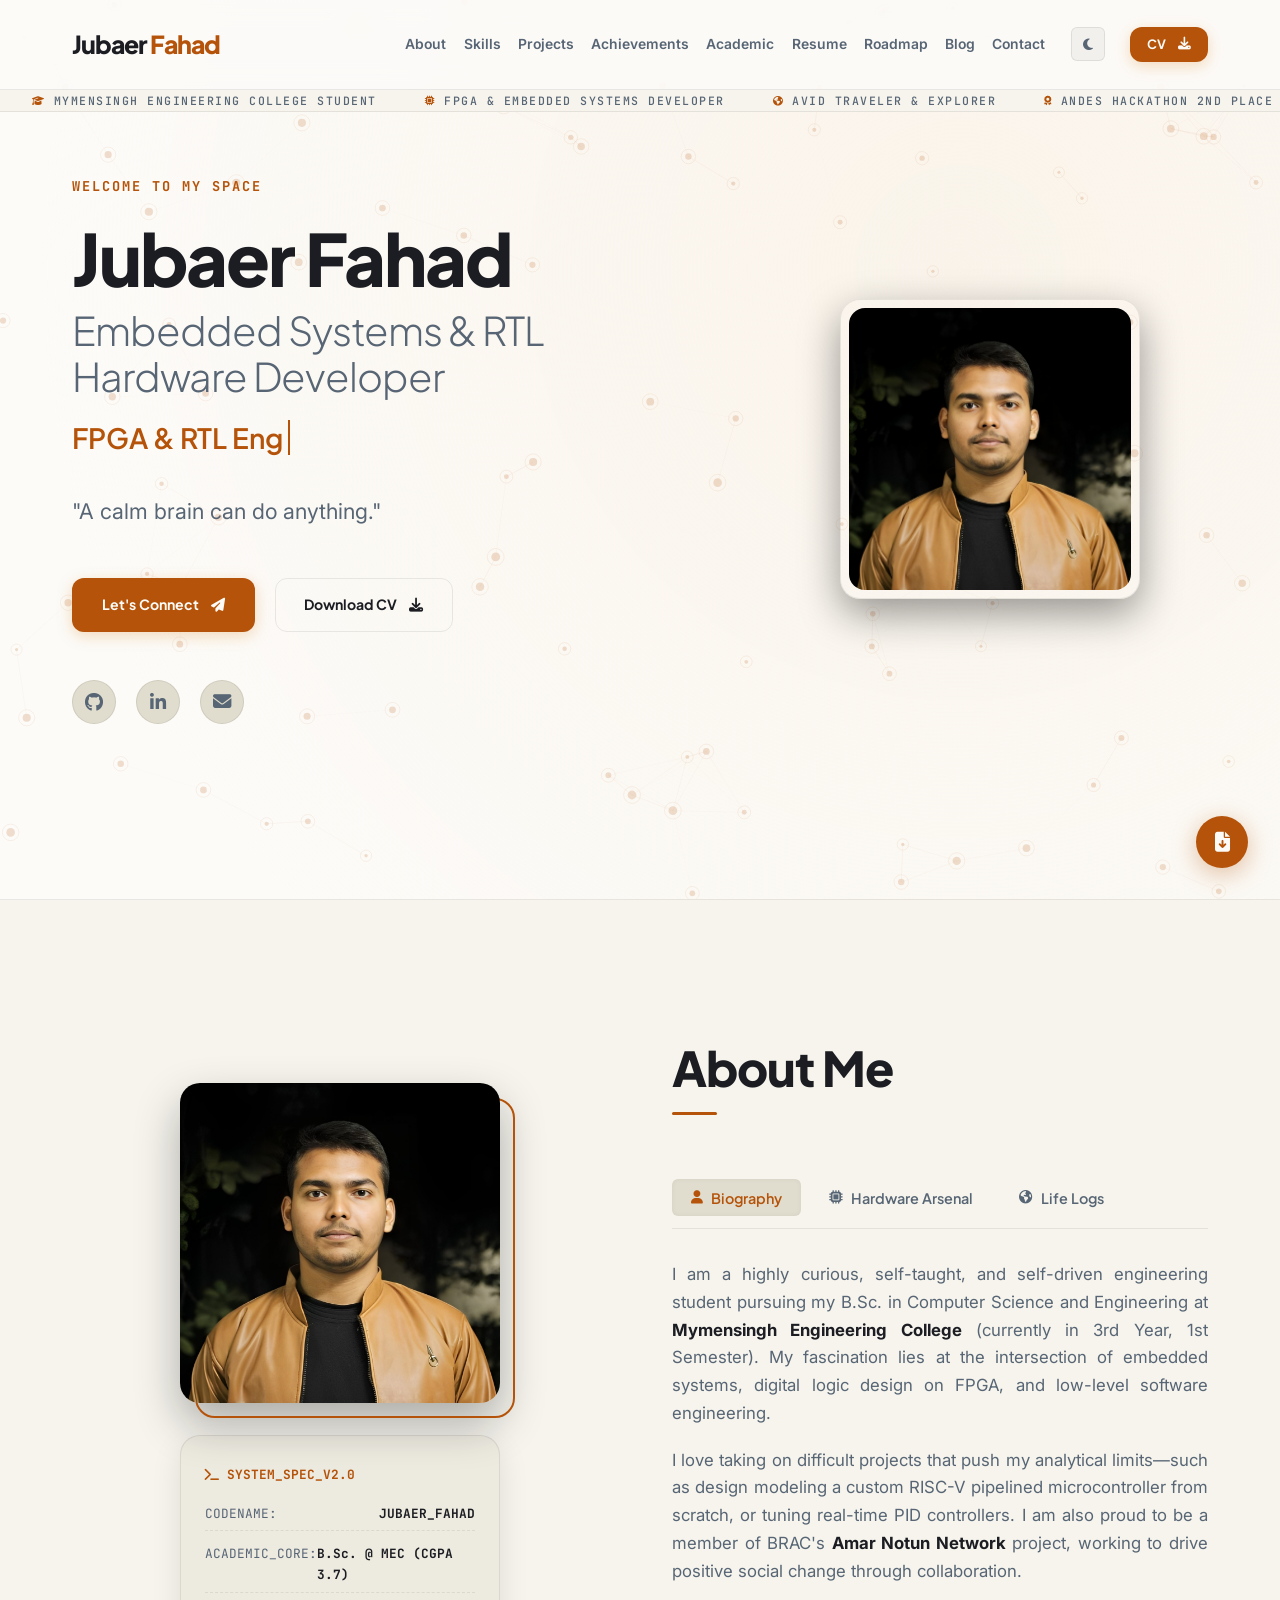
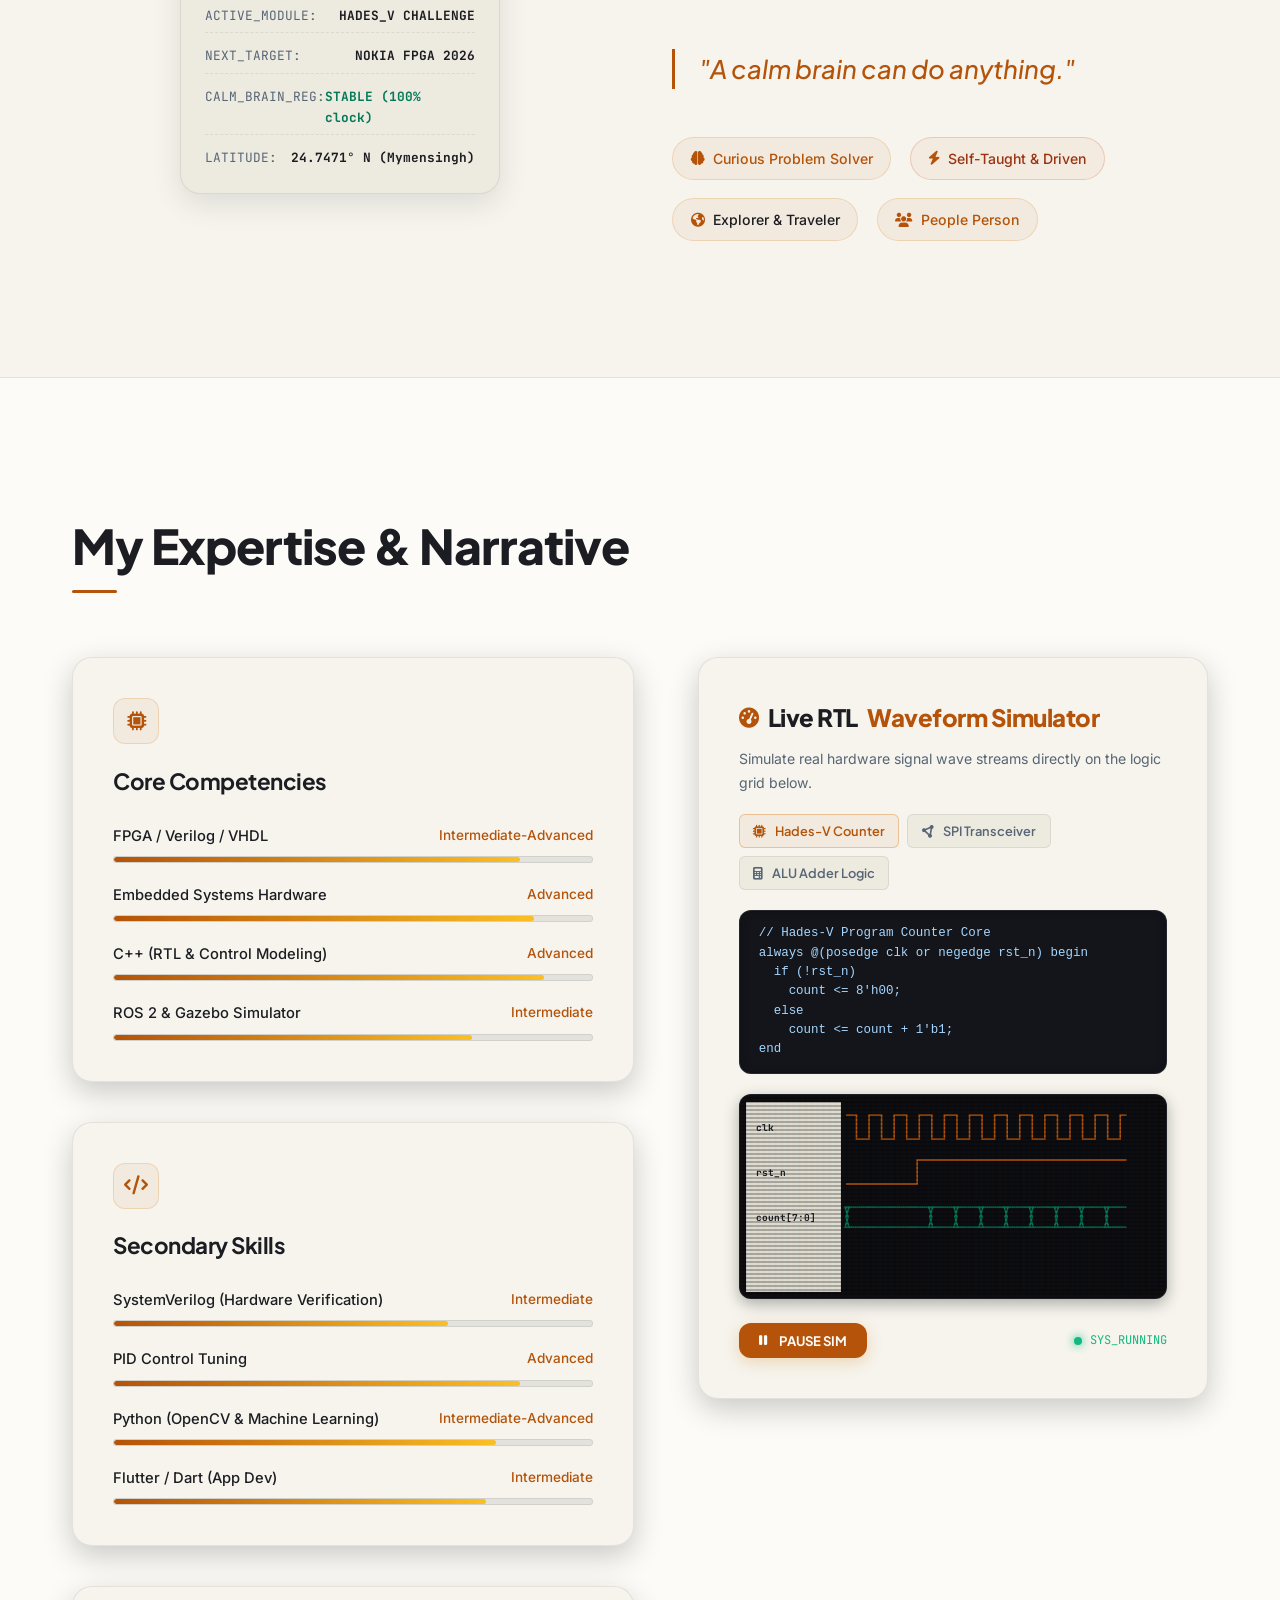
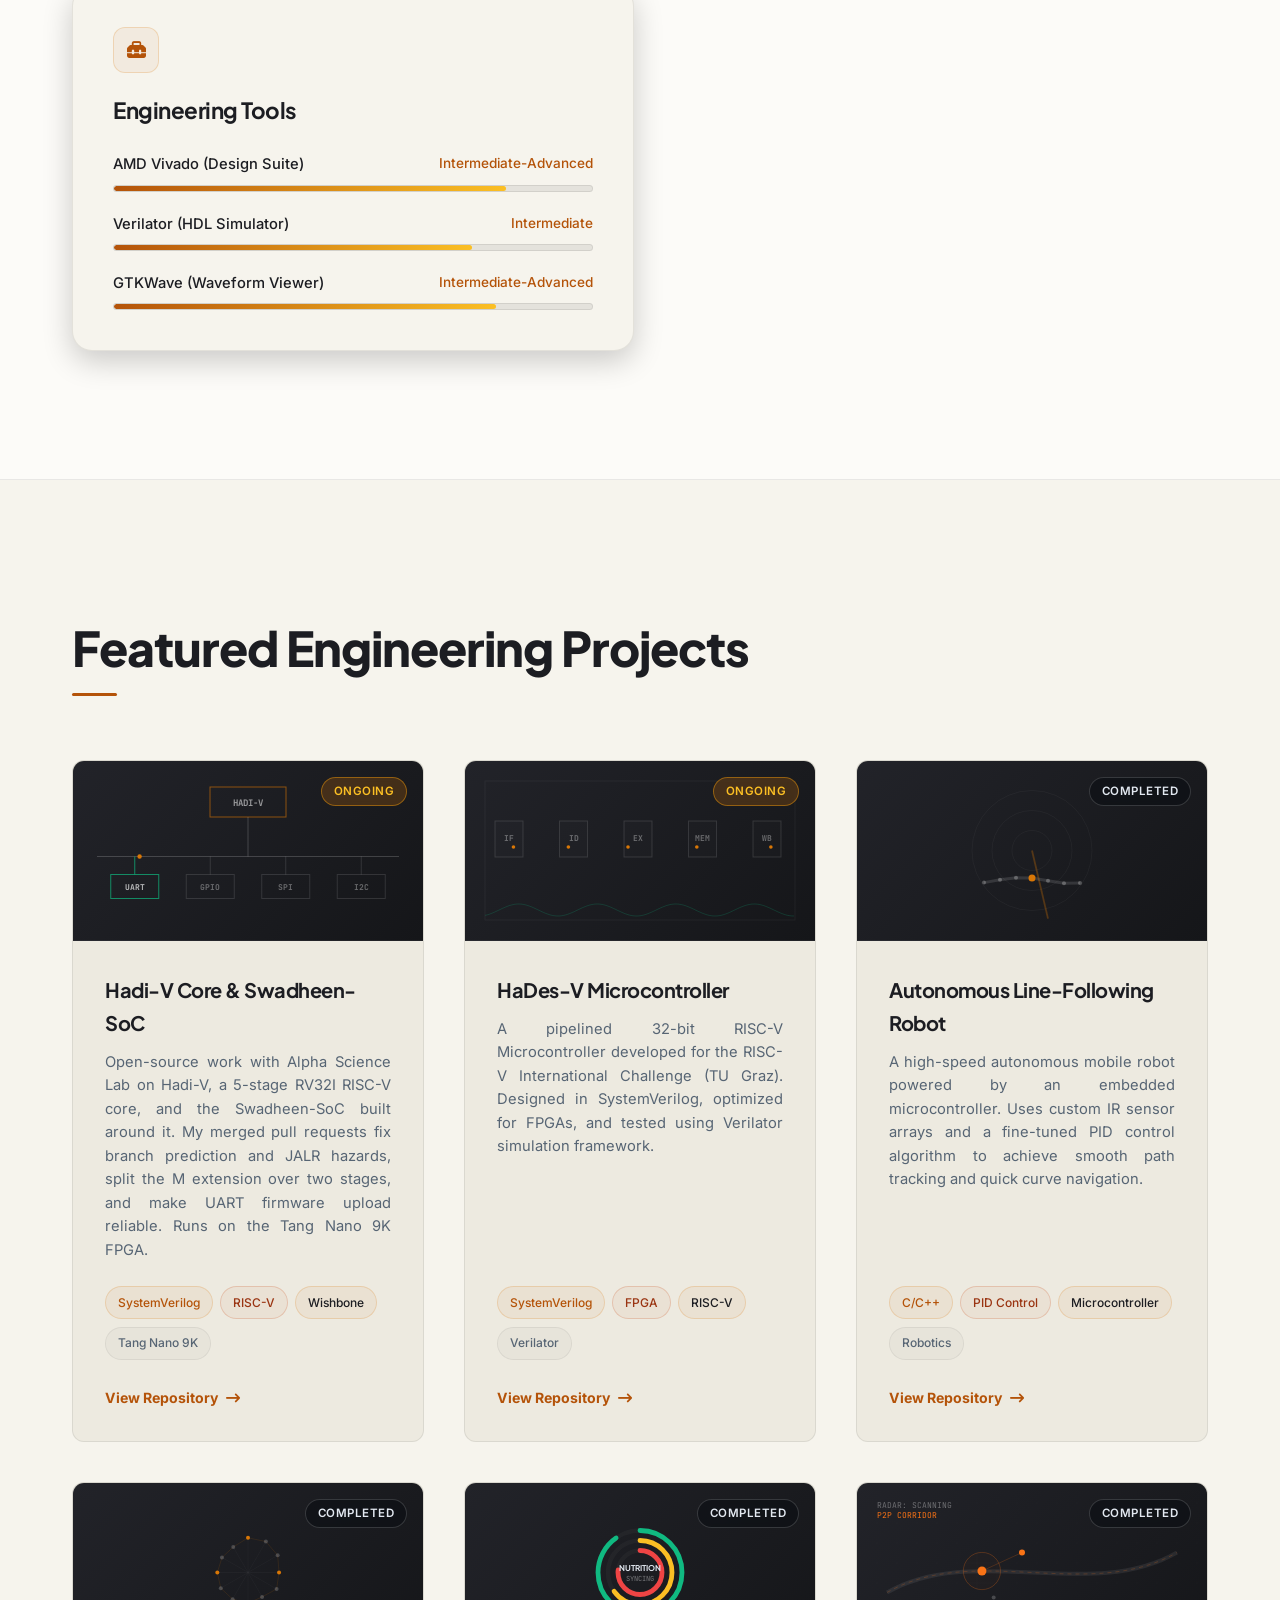
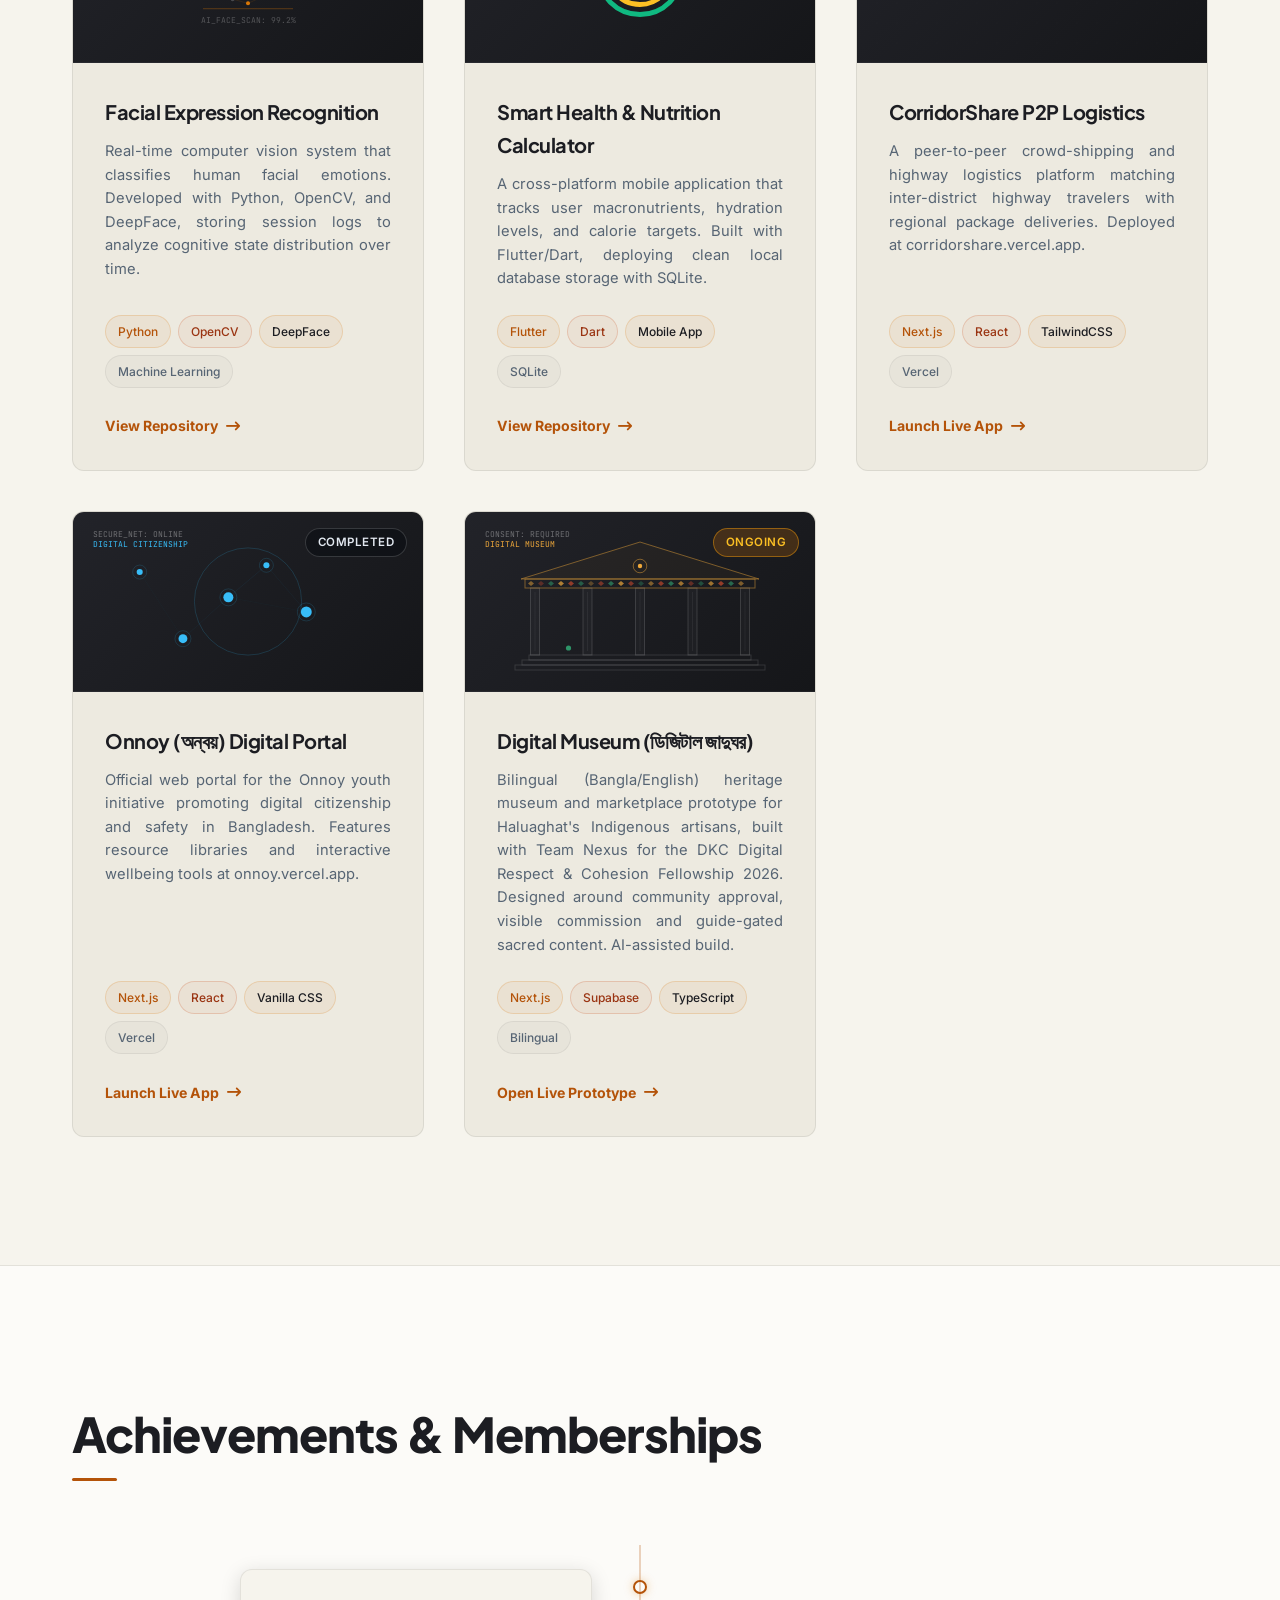
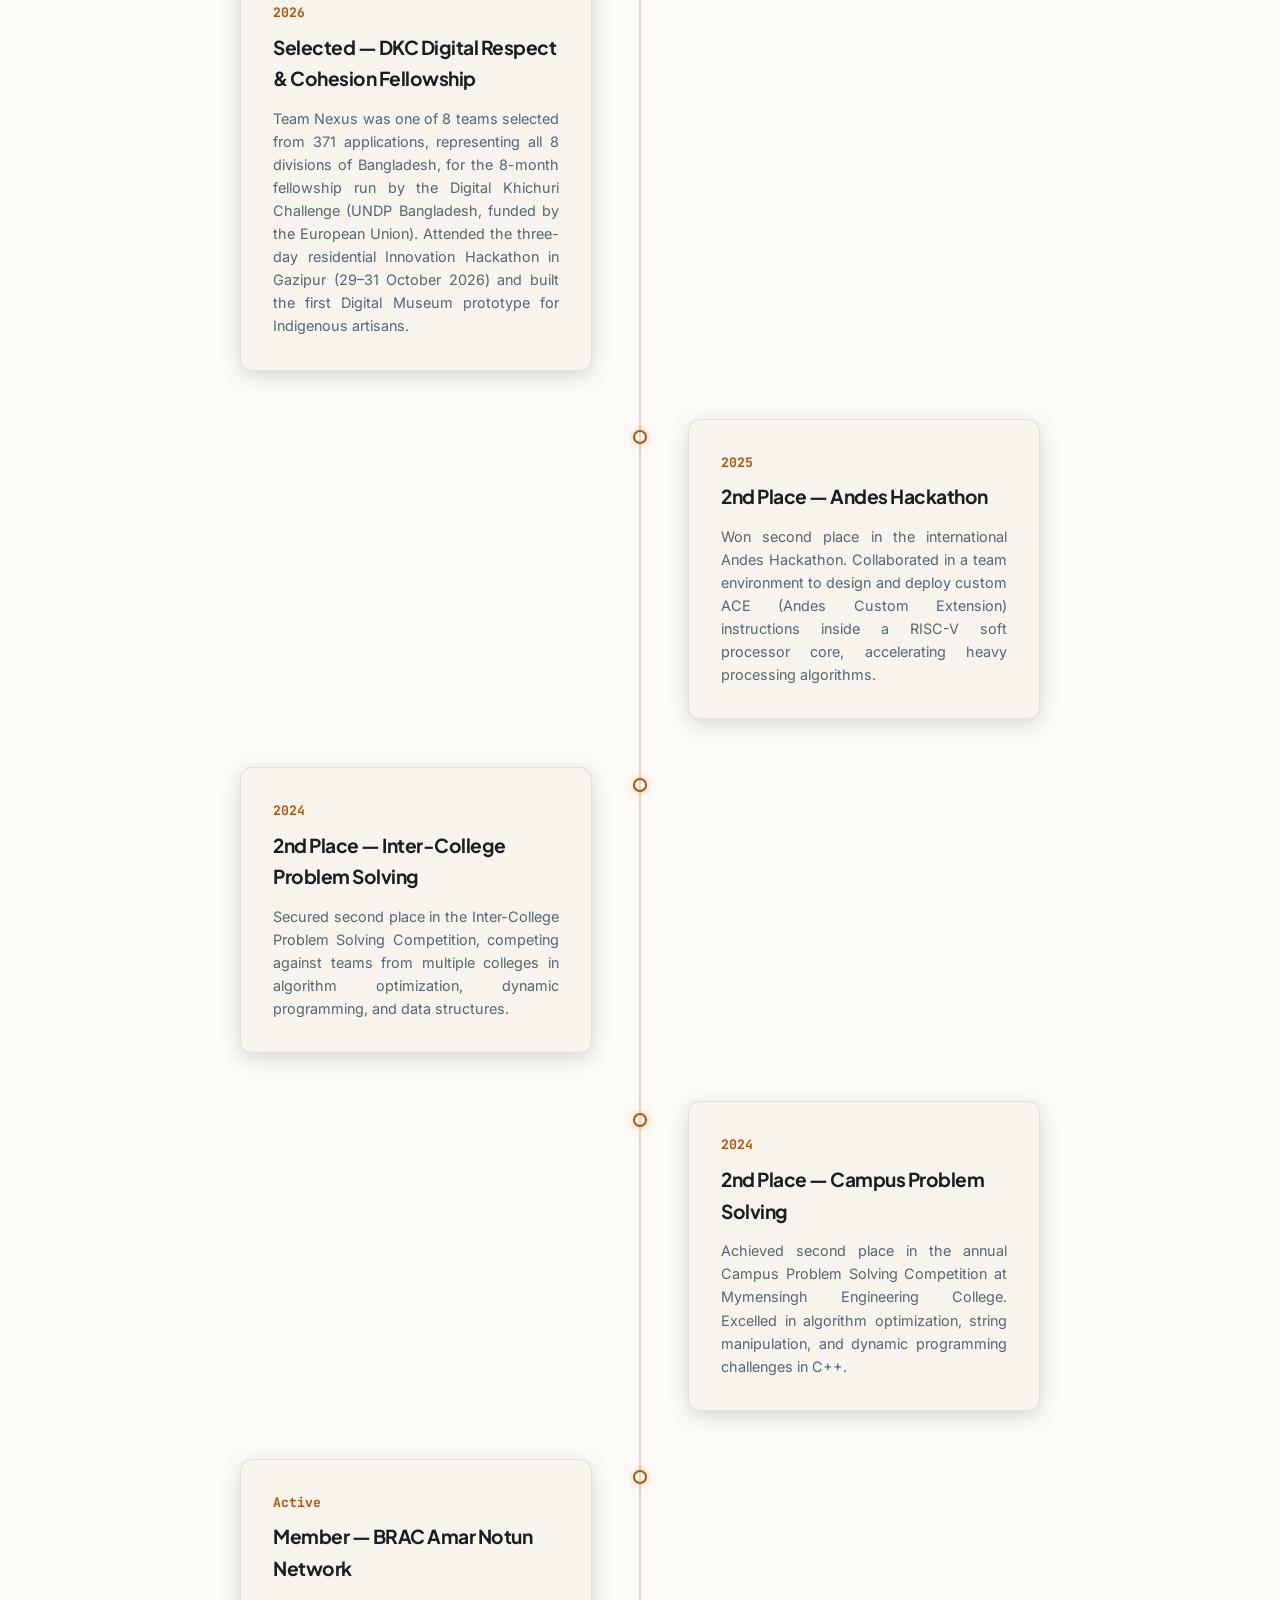
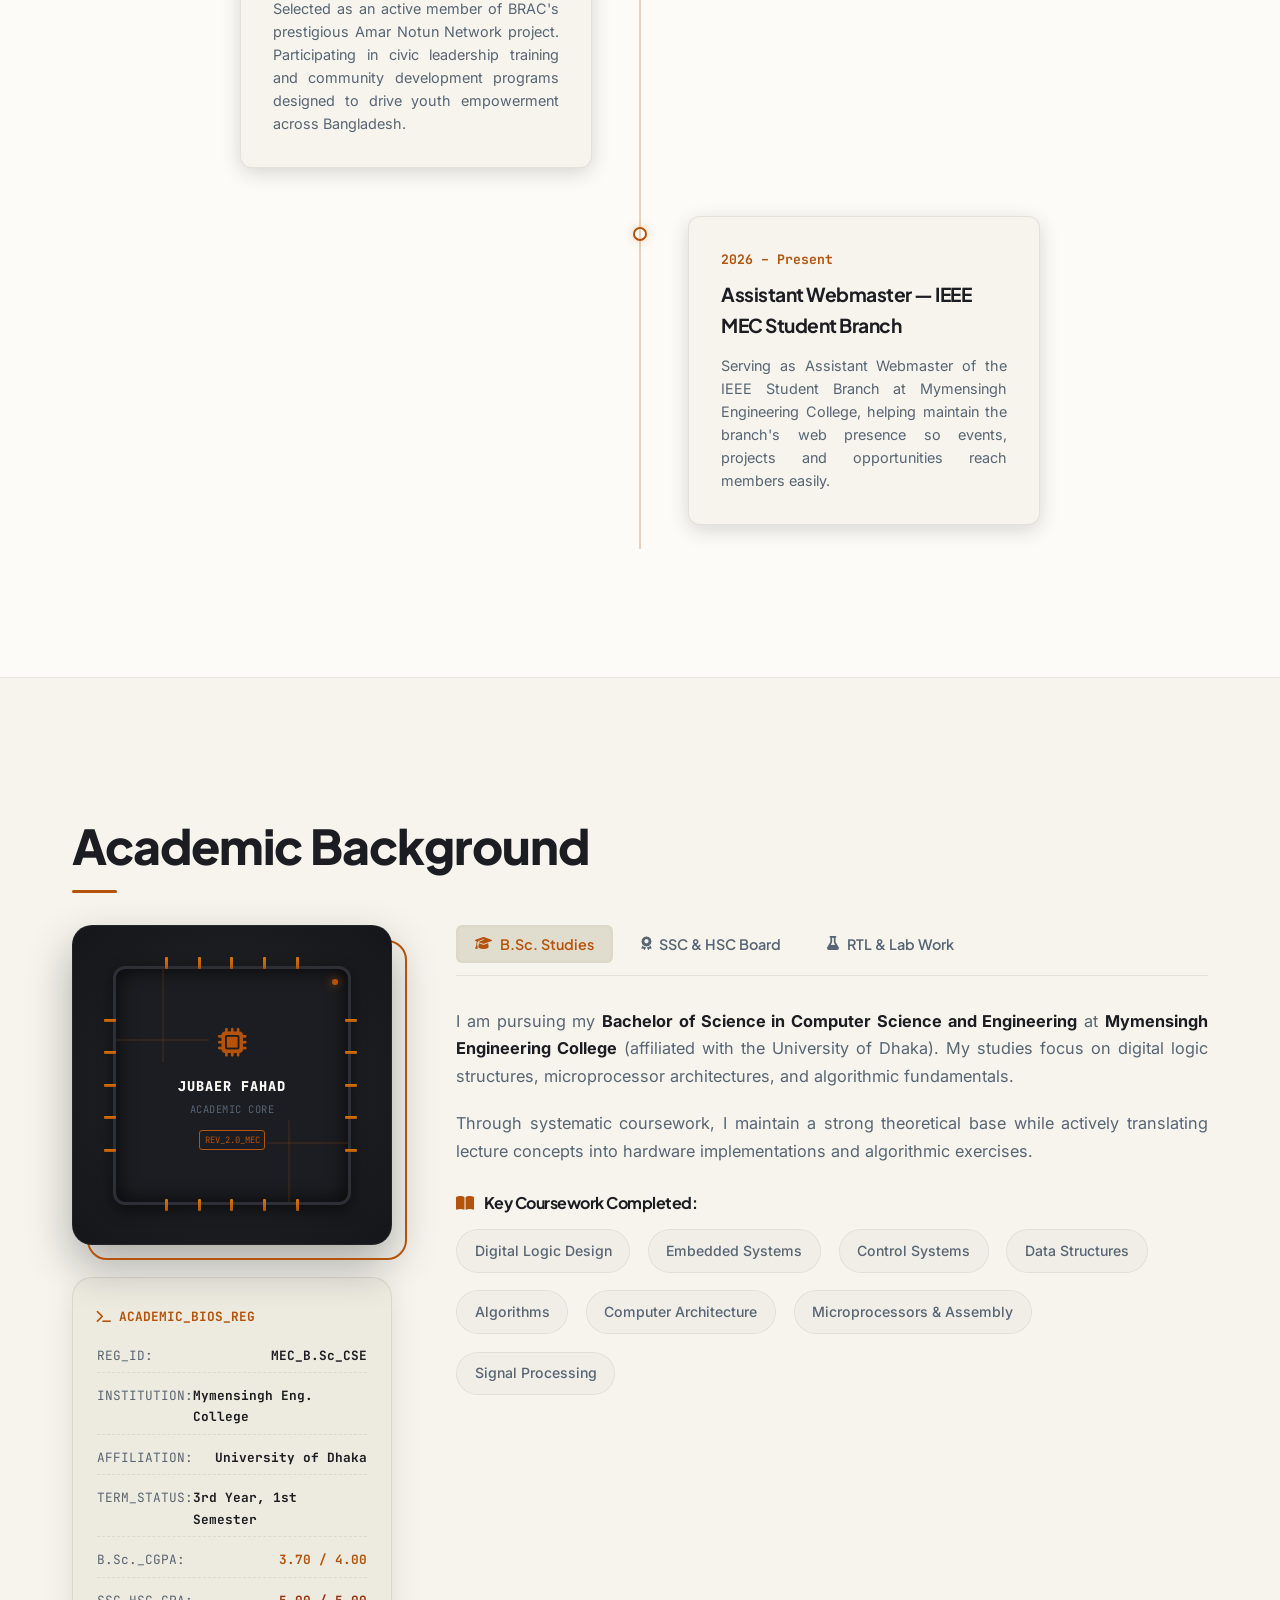
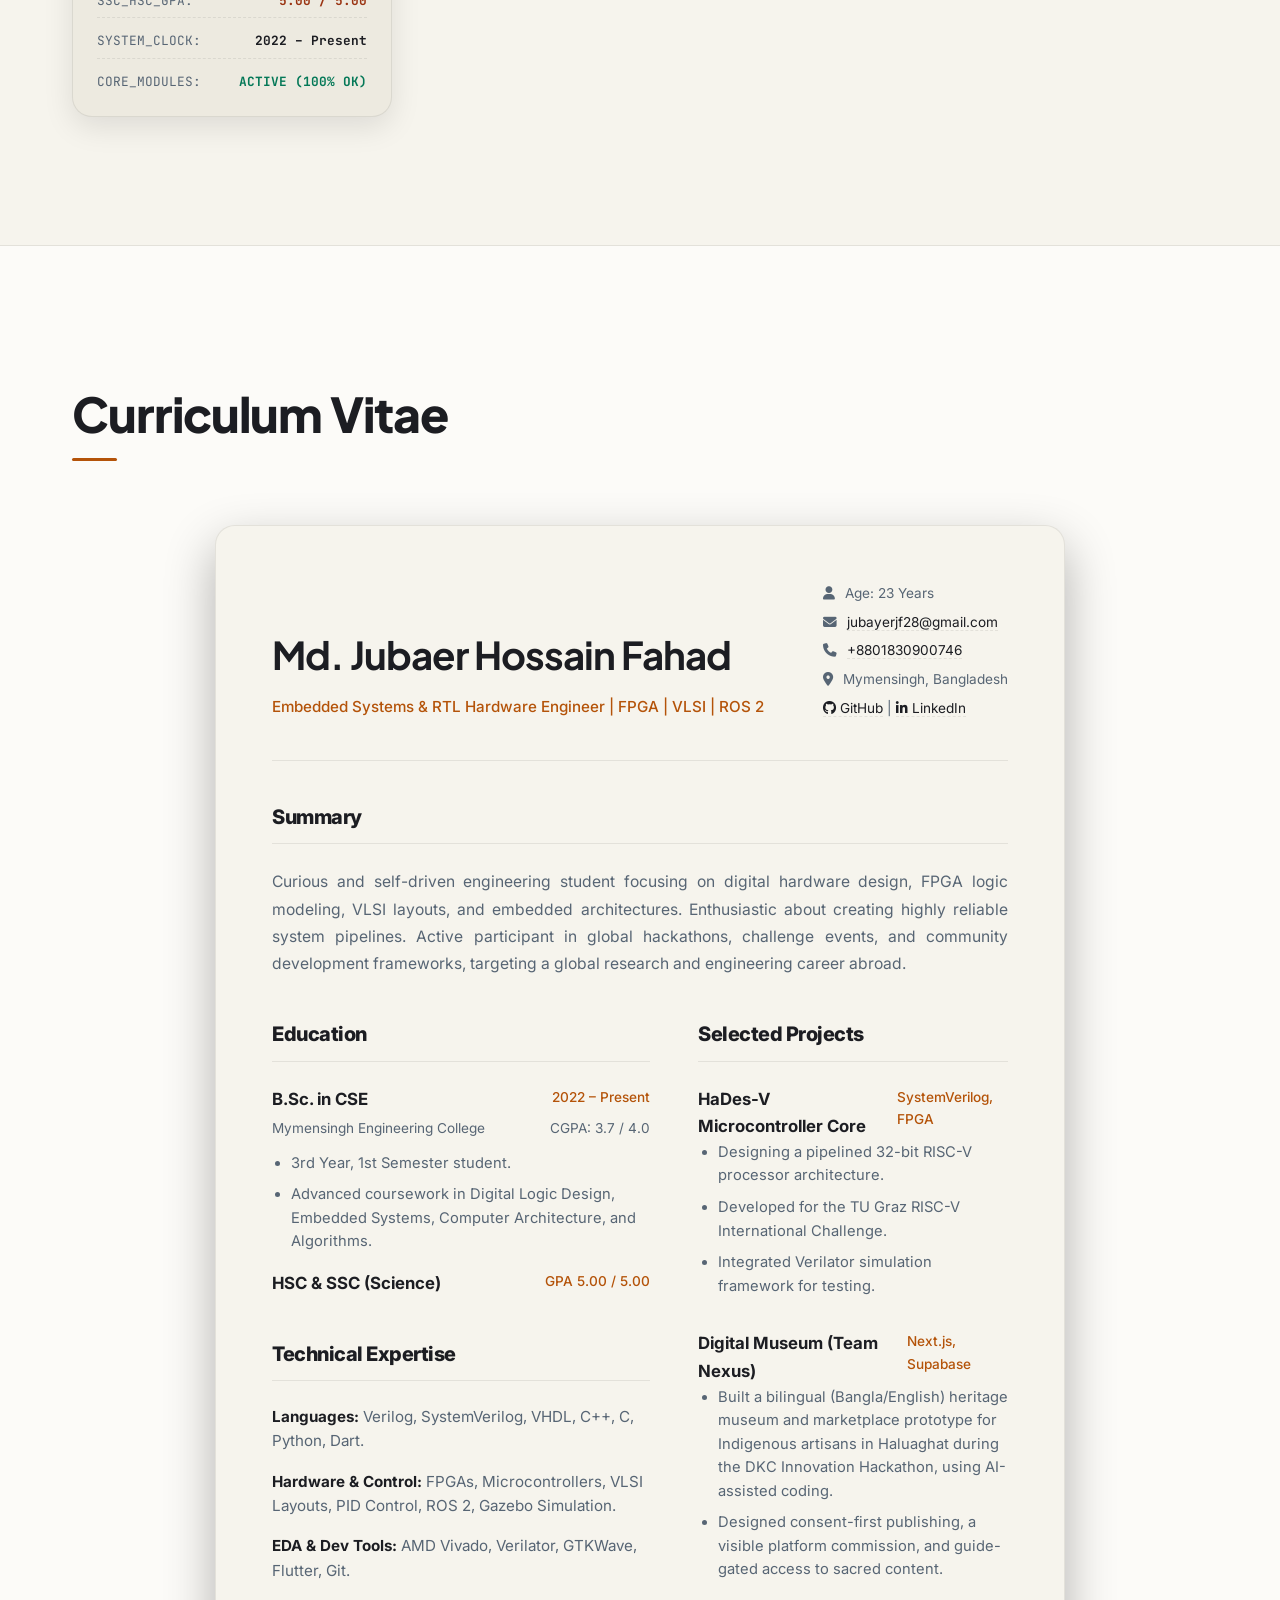
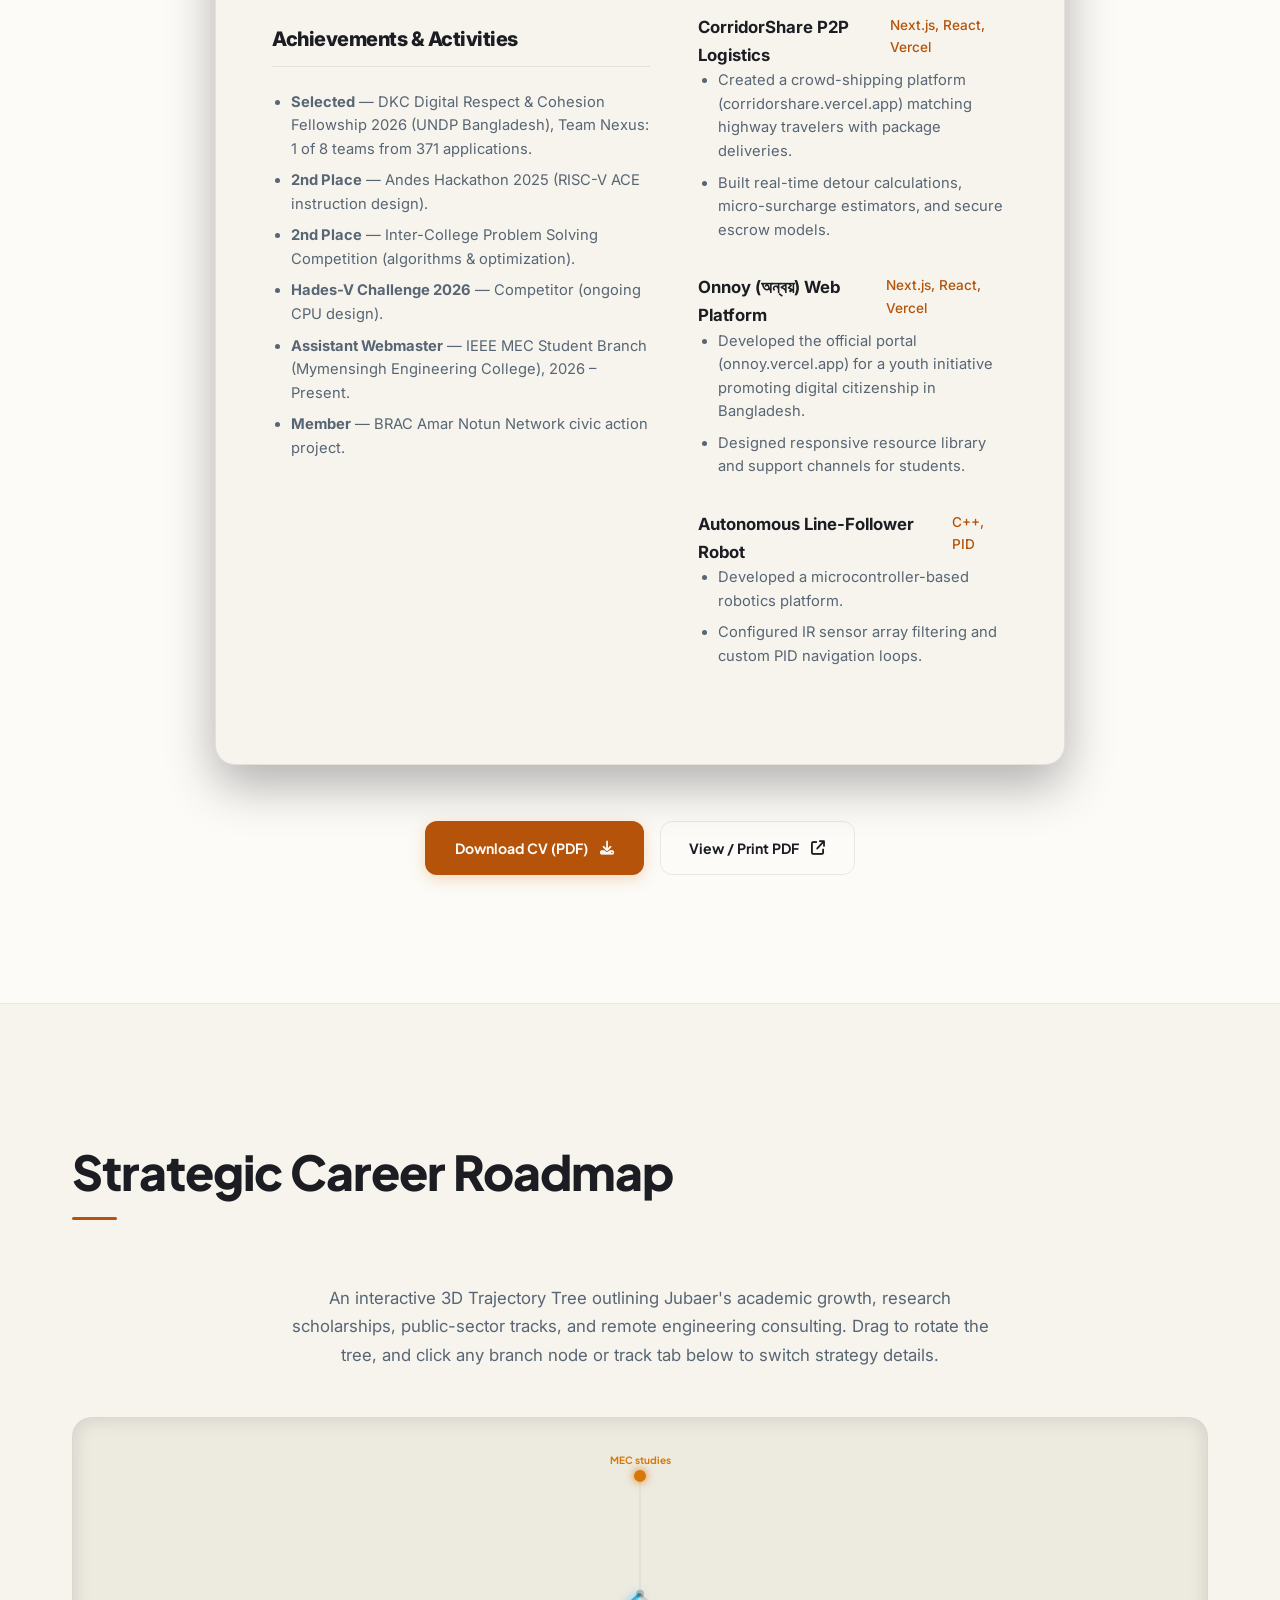
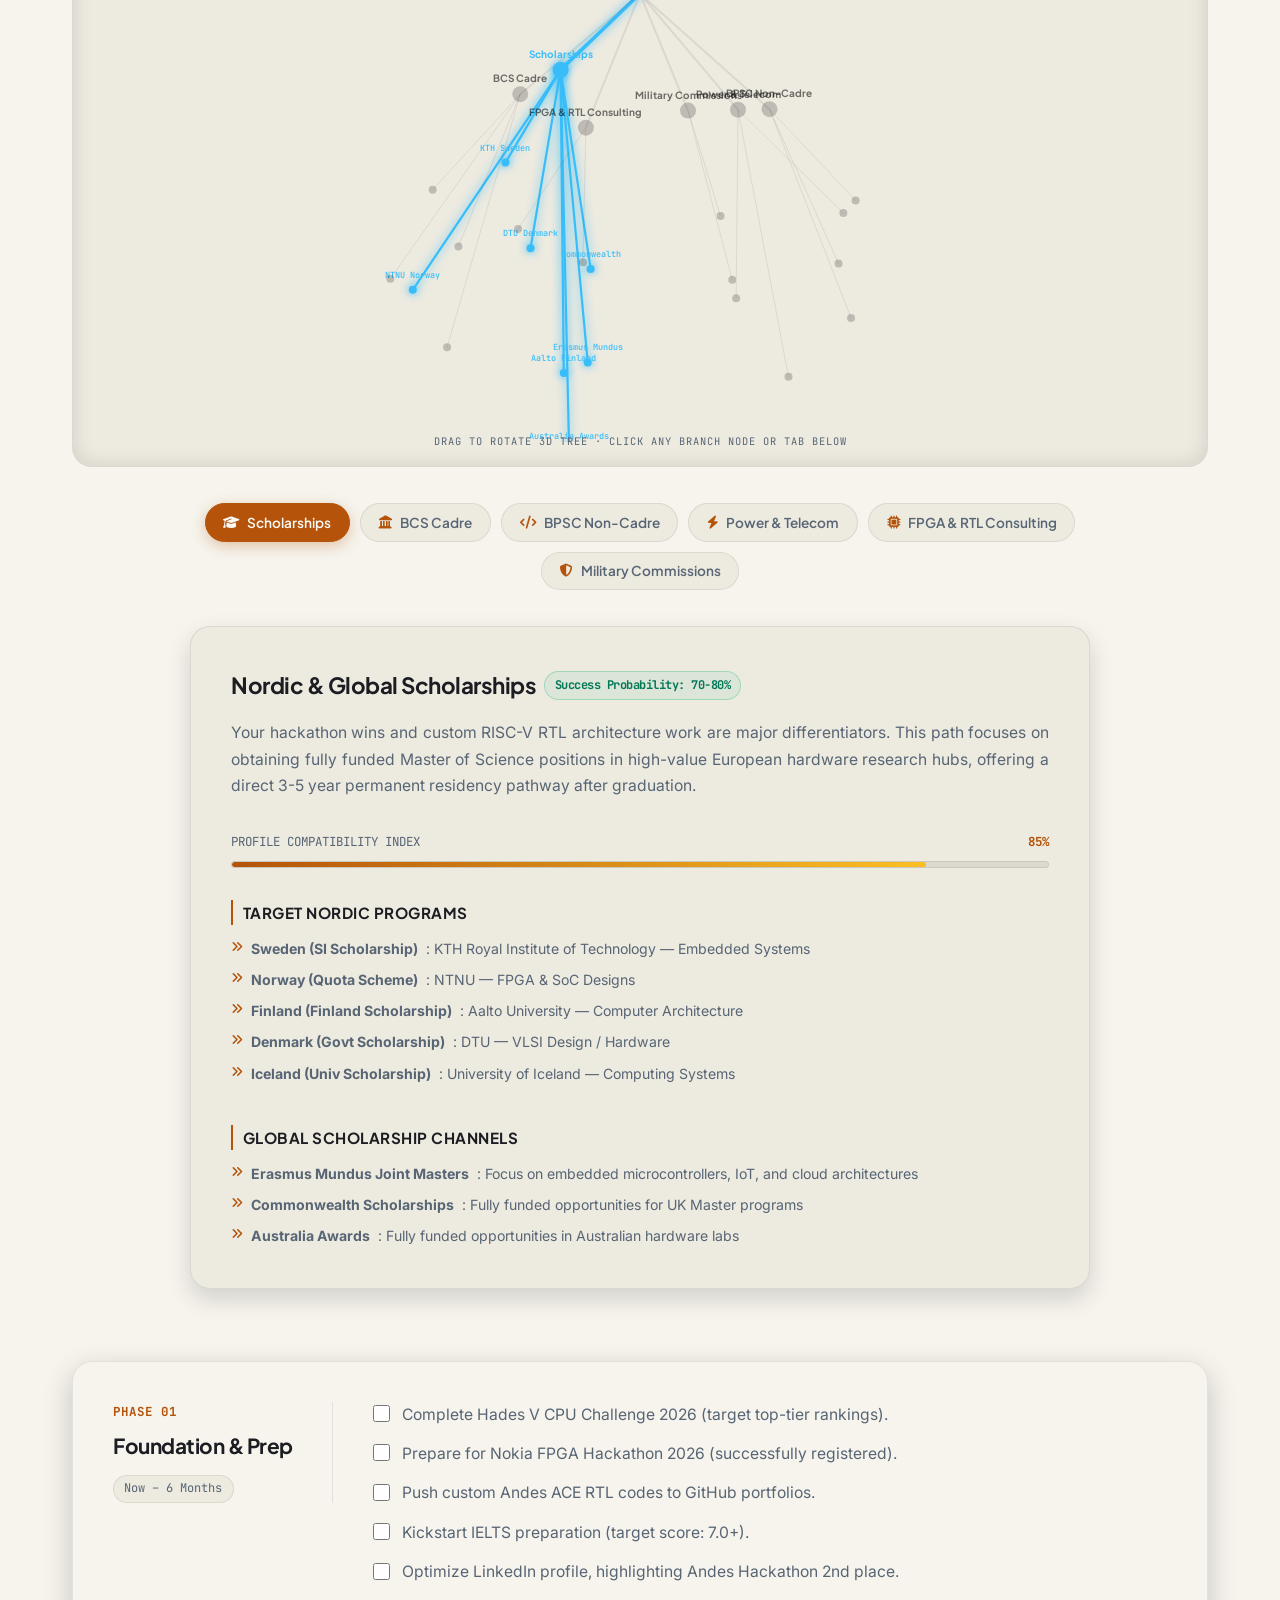
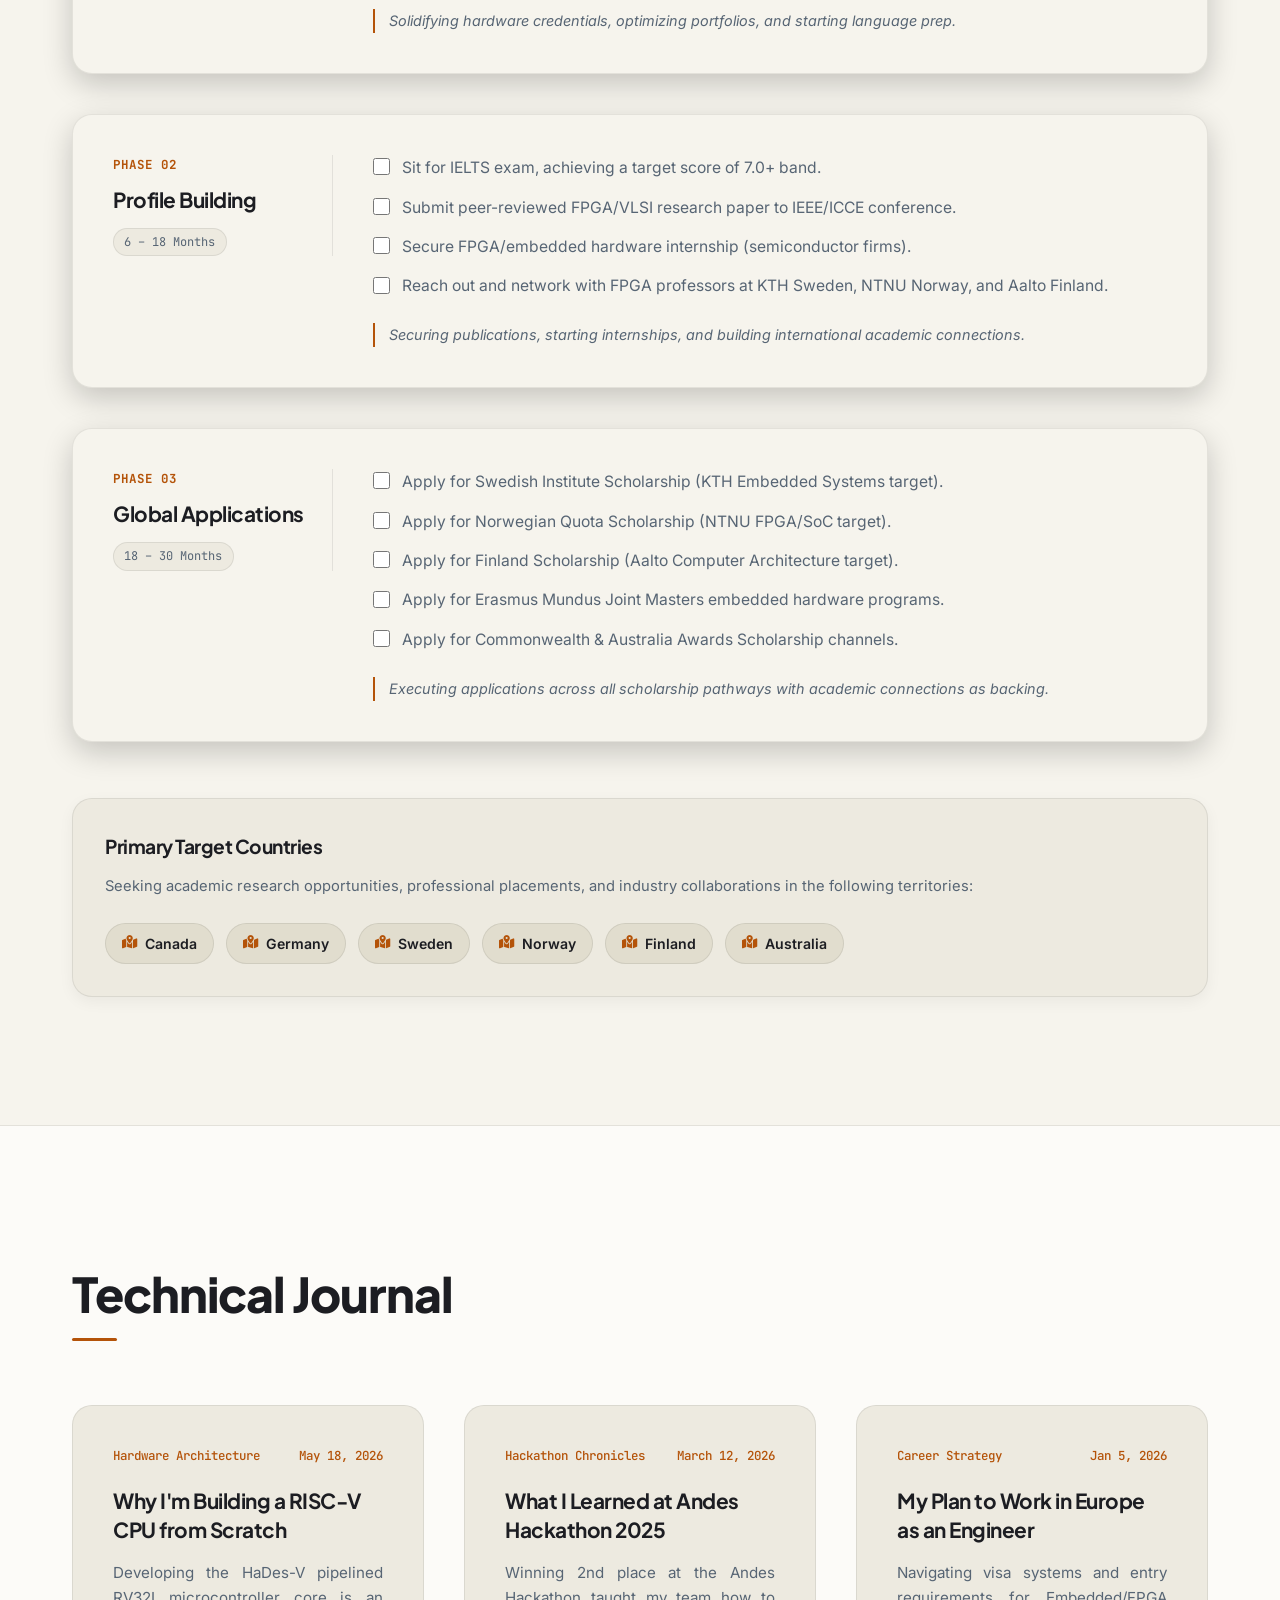
<file: index.html>
<!DOCTYPE html>
<html lang="en">
<head>
  <meta charset="UTF-8">
  <meta name="viewport" content="width=device-width, initial-scale=1.0">
  <title>Jubaer Fahad | Embedded Systems & RTL Hardware Engineer</title>
  <meta name="description" content="Portfolio of Jubaer Fahad - Embedded Systems & RTL Hardware Engineer, FPGA Developer, and ROS 2 enthusiast. Competitor at TU Graz RISC-V challenge, Andes Hackathon 2nd place, and tech innovator.">
  
  <link rel="canonical" href="https://jubaer-fahad-portfolio.vercel.app/">
  <meta property="og:type" content="website">
  <meta property="og:title" content="Jubaer Fahad | Embedded Systems & RTL Hardware Engineer">
  <meta property="og:description" content="RISC-V cores, SoC peripherals and FPGA designs in SystemVerilog. 2nd place globally, RISC-V Hackathon Online 2025.">
  <meta property="og:url" content="https://jubaer-fahad-portfolio.vercel.app/">
  <meta property="og:image" content="https://jubaer-fahad-portfolio.vercel.app/profile-photo.jpg">
  <meta name="twitter:card" content="summary">

  <!-- FontAwesome Icons -->
  <link rel="stylesheet" href="https://cdnjs.cloudflare.com/ajax/libs/font-awesome/6.4.0/css/all.min.css">

  <!-- Link Custom Stylesheet -->
  <link rel="stylesheet" href="styles.css">
</head>
<body>

  <!-- STYLED HEADER / NAVIGATION -->
  <header id="header">
    <div class="container nav-container">
      <a href="#hero" class="logo">Jubaer <span>Fahad</span></a>
      
      <!-- Desktop Navigation Menu -->
      <nav class="nav-menu">
        <a href="#about" class="nav-link">About</a>
        <a href="#skills" class="nav-link">Skills</a>
        <a href="#projects" class="nav-link">Projects</a>
        <a href="#achievements" class="nav-link">Achievements</a>
        <a href="#academic" class="nav-link">Academic</a>
        <a href="#cv" class="nav-link">Resume</a>
        <a href="#roadmap" class="nav-link">Roadmap</a>
        <a href="#blog" class="nav-link">Blog</a>
        <a href="#contact" class="nav-link">Contact</a>
        <button id="themeToggle" class="theme-toggle-btn" aria-label="Toggle theme"><i class="fa-solid fa-moon"></i></button>
        <a href="Md_Jubaer_Hossain_Fahad_CV.pdf" download="Md_Jubaer_Hossain_Fahad_CV.pdf" class="btn btn-primary" style="padding: 0.4rem 1rem; font-size: 0.8rem; font-family: var(--font-heading);" aria-label="Download CV PDF">CV <i class="fa-solid fa-download"></i></a>
      </nav>

      <!-- Mobile Hamburger Button -->
      <button class="burger" aria-label="Toggle Navigation menu">
        <div class="line1"></div>
        <div class="line2"></div>
        <div class="line3"></div>
      </button>
    </div>

    <!-- Scrolling Human Status Ticker -->
    <div class="hud-ticker">
      <div class="ticker-wrap">
        <div class="ticker-scroll">
          <div class="ticker-item"><i class="fa-solid fa-graduation-cap"></i> Mymensingh Engineering College Student</div>
          <div class="ticker-item"><i class="fa-solid fa-microchip"></i> FPGA & Embedded Systems Developer</div>
          <div class="ticker-item"><i class="fa-solid fa-earth-americas"></i> Avid Traveler & Explorer</div>
          <div class="ticker-item"><i class="fa-solid fa-award"></i> Andes Hackathon 2nd Place</div>
          <div class="ticker-item"><i class="fa-solid fa-landmark"></i> DKC Digital Respect &amp; Cohesion Fellow 2026</div>
          <div class="ticker-item"><i class="fa-solid fa-users"></i> BRAC Amar Notun Network Leader</div>
          <div class="ticker-item"><i class="fa-solid fa-globe"></i> Assistant Webmaster, IEEE MEC Student Branch</div>
          <!-- Duplicate for infinite marquee loop -->
          <div class="ticker-item"><i class="fa-solid fa-graduation-cap"></i> Mymensingh Engineering College Student</div>
          <div class="ticker-item"><i class="fa-solid fa-microchip"></i> FPGA & Embedded Systems Developer</div>
          <div class="ticker-item"><i class="fa-solid fa-earth-americas"></i> Avid Traveler & Explorer</div>
          <div class="ticker-item"><i class="fa-solid fa-award"></i> Andes Hackathon 2nd Place</div>
          <div class="ticker-item"><i class="fa-solid fa-landmark"></i> DKC Digital Respect &amp; Cohesion Fellow 2026</div>
          <div class="ticker-item"><i class="fa-solid fa-users"></i> BRAC Amar Notun Network Leader</div>
          <div class="ticker-item"><i class="fa-solid fa-globe"></i> Assistant Webmaster, IEEE MEC Student Branch</div>
        </div>
      </div>
    </div>
  </header>

  <!-- MOBILE NAVIGATION DRAWER -->
  <div class="mobile-nav" id="mobileNav">
    <a href="#about" class="nav-link mobile-nav-link">About</a>
    <a href="#skills" class="nav-link mobile-nav-link">Skills</a>
    <a href="#projects" class="nav-link mobile-nav-link">Projects</a>
    <a href="#achievements" class="nav-link mobile-nav-link">Achievements</a>
    <a href="#academic" class="nav-link mobile-nav-link">Academic</a>
    <a href="#cv" class="nav-link mobile-nav-link">Resume</a>
    <a href="#roadmap" class="nav-link mobile-nav-link">Roadmap</a>
    <a href="#blog" class="nav-link mobile-nav-link">Blog</a>
    <a href="#contact" class="nav-link mobile-nav-link">Contact</a>
    <button id="themeToggleMobile" class="theme-toggle-btn mobile-theme-btn" style="margin-top: 1rem;" aria-label="Toggle theme"><i class="fa-solid fa-moon"></i> Toggle Theme</button>
    <a href="Md_Jubaer_Hossain_Fahad_CV.pdf" download="Md_Jubaer_Hossain_Fahad_CV.pdf" class="btn btn-primary mobile-nav-link" style="padding: 0.75rem 1.75rem; margin-top: 1rem;">Download CV <i class="fa-solid fa-download"></i></a>
  </div>

  <!-- FLOATING ACTION BUTTON FOR CV DOWNLOAD -->
  <a href="Md_Jubaer_Hossain_Fahad_CV.pdf" download="Md_Jubaer_Hossain_Fahad_CV.pdf" class="fab-cv" id="fabCv" aria-label="Download CV (PDF)">
    <i class="fa-solid fa-file-arrow-down"></i>
    <span class="fab-tooltip">Download CV (PDF)</span>
  </a>

  <!-- 1. HERO SECTION -->
  <section id="hero">
    <canvas id="particles-canvas"></canvas>
    <div class="container hero-container">
      <div class="hero-content reveal">
        <span class="hero-tag">Welcome to my space</span>
        <h1 class="hero-title">Jubaer Fahad<span>Embedded Systems & RTL Hardware Developer</span></h1>
        
        <!-- Typewriter Container -->
        <div class="typewriter-wrapper">
          <span class="typewriter-text" id="typewriter"></span>
        </div>

        <p class="hero-tagline">"A calm brain can do anything."</p>
        
        <div class="hero-actions">
          <a href="#contact" class="btn btn-primary">Let's Connect <i class="fa-solid fa-paper-plane"></i></a>
          <a href="Md_Jubaer_Hossain_Fahad_CV.pdf" download="Md_Jubaer_Hossain_Fahad_CV.pdf" class="btn btn-secondary">Download CV <i class="fa-solid fa-download"></i></a>
        </div>

        <div class="hero-socials">
          <a href="https://github.com/JFJubayer" target="_blank" rel="noopener noreferrer" class="social-icon" aria-label="GitHub Profile">
            <i class="fa-brands fa-github"></i>
          </a>
          <a href="https://linkedin.com/in/jubaer-fahad-0aabab33a" target="_blank" rel="noopener noreferrer" class="social-icon" aria-label="LinkedIn Profile">
            <i class="fa-brands fa-linkedin-in"></i>
          </a>
          <a href="mailto:jubayerjf28@gmail.com" class="social-icon" aria-label="Send Email">
            <i class="fa-solid fa-envelope"></i>
          </a>
        </div>
      </div>

      <!-- Right Column: Clean Profile Photo spotlight -->
      <div class="hero-avatar reveal reveal-delay-2">
        <div class="avatar-wrapper">
          <div class="avatar-inner">
            <img src="profile-photo.jpg" alt="Jubaer Fahad Profile Photo">
          </div>
        </div>
      </div>
    </div>
  </section>

  <!-- 2. ABOUT ME SECTION -->
  <section id="about">
    <div class="container grid-2">
      <div class="about-visual reveal">
        <div style="display: flex; flex-direction: column; align-items: center; width: 100%;">
          <div class="about-image-frame" id="aboutFrame">
            <div class="about-img-container">
              <img src="profile-photo.jpg" alt="Jubaer Fahad Portrait">
            </div>
            <!-- Digital HUD Overlay Lines -->
            <div class="hud-overlay">
              <div class="hud-bracket hud-tl"></div>
              <div class="hud-bracket hud-tr"></div>
              <div class="hud-bracket hud-bl"></div>
              <div class="hud-bracket hud-br"></div>
              <div class="hud-reticle"></div>
              <div class="hud-status"><i class="fa-solid fa-circle-nodes"></i> TARGET: JF_JUBAYER</div>
            </div>
          </div>
          
          <!-- Personal Specs HUD Panel -->
          <div class="about-specs-hud">
            <div class="hud-header">
              <span class="hud-title" style="font-family: var(--font-mono); font-size: 0.8rem; font-weight: 700; color: var(--color-bronze);"><i class="fa-solid fa-terminal"></i> SYSTEM_SPEC_V2.0</span>
            </div>
            <div class="hud-specs-list">
              <div class="hud-spec-item">
                <span class="spec-label">CODENAME:</span>
                <span class="spec-value">JUBAER_FAHAD</span>
              </div>
              <div class="hud-spec-item">
                <span class="spec-label">ACADEMIC_CORE:</span>
                <span class="spec-value">B.Sc. @ MEC (CGPA 3.7)</span>
              </div>
              <div class="hud-spec-item">
                <span class="spec-label">ACTIVE_MODULE:</span>
                <span class="spec-value">HADES_V CHALLENGE</span>
              </div>
              <div class="hud-spec-item">
                <span class="spec-label">NEXT_TARGET:</span>
                <span class="spec-value">NOKIA FPGA 2026</span>
              </div>
              <div class="hud-spec-item">
                <span class="spec-label">CALM_BRAIN_REG:</span>
                <span class="spec-value green-text" style="color: var(--color-green);">STABLE (100% clock)</span>
              </div>
              <div class="hud-spec-item">
                <span class="spec-label">LATITUDE:</span>
                <span class="spec-value">24.7471° N (Mymensingh)</span>
              </div>
            </div>
          </div>
        </div>
      </div>

      <div class="about-content reveal reveal-delay-2">
        <h2 class="section-title">About Me</h2>
        
        <!-- About Section Tabs -->
        <div class="about-tabs">
          <button class="about-tab-btn active" data-about="bio"><i class="fa-solid fa-user"></i> Biography</button>
          <button class="about-tab-btn" data-about="hardware"><i class="fa-solid fa-microchip"></i> Hardware Arsenal</button>
          <button class="about-tab-btn" data-about="life"><i class="fa-solid fa-earth-americas"></i> Life Logs</button>
        </div>

        <!-- Tab 1: Biography -->
        <div class="about-tab-pane active" id="about-pane-bio">
          <div class="about-bio">
            <p>I am a highly curious, self-taught, and self-driven engineering student pursuing my B.Sc. in Computer Science and Engineering at <strong>Mymensingh Engineering College</strong> (currently in 3rd Year, 1st Semester). My fascination lies at the intersection of embedded systems, digital logic design on FPGA, and low-level software engineering.</p>
            <p>I love taking on difficult projects that push my analytical limits—such as design modeling a custom RISC-V pipelined microcontroller from scratch, or tuning real-time PID controllers. I am also proud to be a member of BRAC's <strong>Amar Notun Network</strong> project, working to drive positive social change through collaboration.</p>
          </div>
        </div>

        <!-- Tab 2: Hardware Arsenal -->
        <div class="about-tab-pane" id="about-pane-hardware">
          <div class="about-bio">
            <p>My playground consists of hardware description languages, synthesizers, and embedded boards. I build custom soft processor cores and integrate sensor modules with real-time feedback loops.</p>
            <div class="hardware-grid">
              <div class="hard-item"><i class="fa-solid fa-circle-check"></i> <strong>FPGA Platforms:</strong> AMD Xilinx Basys 3, Vivado, Verilator, GTKWave</div>
              <div class="hard-item"><i class="fa-solid fa-circle-check"></i> <strong>Processor RTL:</strong> Pipelined RV32I RISC-V core modelling (SystemVerilog)</div>
              <div class="hard-item"><i class="fa-solid fa-circle-check"></i> <strong>Microcontrollers:</strong> STM32, Arduino, ESP32 (C/C++ firmware)</div>
              <div class="hard-item"><i class="fa-solid fa-circle-check"></i> <strong>Robotics Core:</strong> ROS 2, Gazebo simulation environments, serial buses (SPI, UART)</div>
            </div>
          </div>
        </div>

        <!-- Tab 3: Life Logs -->
        <div class="about-tab-pane" id="about-pane-life">
          <div class="about-bio">
            <p>When my laptop lid is closed, I live in physical space: exploring nature, learning from local communities, and playing sports.</p>
            <div class="hardware-grid">
              <div class="hard-item"><i class="fa-solid fa-compass"></i> <strong>Avid Traveler:</strong> Backpacking across regions, discovering unique cultures, and exploring Bangladesh.</div>
              <div class="hard-item"><i class="fa-solid fa-football"></i> <strong>Footballer:</strong> Playing central midfield, focusing on tactical play, stamina, and team spirit.</div>
              <div class="hard-item"><i class="fa-solid fa-handshake-angle"></i> <strong>Social Action:</strong> Planning youth empowerment and local civic programs via BRAC's Amar Notun Network.</div>
            </div>
          </div>
        </div>

        <blockquote class="about-quote">
          "A calm brain can do anything."
        </blockquote>

        <div class="about-badges">
          <span class="badge badge-cyan"><i class="fa-solid fa-brain"></i> Curious Problem Solver</span>
          <span class="badge badge-coral"><i class="fa-solid fa-bolt"></i> Self-Taught & Driven</span>
          <span class="badge badge-gold"><i class="fa-solid fa-earth-americas"></i> Explorer & Traveler</span>
          <span class="badge badge-cyan"><i class="fa-solid fa-users"></i> People Person</span>
        </div>
      </div>
    </div>
  </section>

  <!-- 3. SKILLS & NARRATIVE TABS SECTION -->
  <section id="skills">
    <div class="container">
      <h2 class="section-title reveal">My Expertise & Narrative</h2>
      
      <div class="skills-split-layout">
        <!-- Left: Skills cards -->
        <div class="skills-cards-column reveal">
          <div class="grid-2-skills">
            
            <!-- Core Skills Card -->
            <div class="skill-card hud-panel">
              <div class="skill-card-icon"><i class="fa-solid fa-microchip"></i></div>
              <h3>Core Competencies</h3>
              <div class="skill-list">
                <div class="skill-item">
                  <div class="skill-info">
                    <span class="skill-name">FPGA / Verilog / VHDL</span>
                    <span class="skill-level-text">Intermediate-Advanced</span>
                  </div>
                  <div class="skill-bar"><div class="skill-progress" data-width="85%"></div></div>
                </div>
                <div class="skill-item">
                  <div class="skill-info">
                    <span class="skill-name">Embedded Systems Hardware</span>
                    <span class="skill-level-text">Advanced</span>
                  </div>
                  <div class="skill-bar"><div class="skill-progress" data-width="88%"></div></div>
                </div>
                <div class="skill-item">
                  <div class="skill-info">
                    <span class="skill-name">C++ (RTL & Control Modeling)</span>
                    <span class="skill-level-text">Advanced</span>
                  </div>
                  <div class="skill-bar"><div class="skill-progress" data-width="90%"></div></div>
                </div>
                <div class="skill-item">
                  <div class="skill-info">
                    <span class="skill-name">ROS 2 & Gazebo Simulator</span>
                    <span class="skill-level-text">Intermediate</span>
                  </div>
                  <div class="skill-bar"><div class="skill-progress" data-width="75%"></div></div>
                </div>
              </div>
            </div>

            <!-- Secondary Skills Card -->
            <div class="skill-card hud-panel">
              <div class="skill-card-icon"><i class="fa-solid fa-code"></i></div>
              <h3>Secondary Skills</h3>
              <div class="skill-list">
                <div class="skill-item">
                  <div class="skill-info">
                    <span class="skill-name">SystemVerilog (Hardware Verification)</span>
                    <span class="skill-level-text">Intermediate</span>
                  </div>
                  <div class="skill-bar"><div class="skill-progress" data-width="70%"></div></div>
                </div>
                <div class="skill-item">
                  <div class="skill-info">
                    <span class="skill-name">PID Control Tuning</span>
                    <span class="skill-level-text">Advanced</span>
                  </div>
                  <div class="skill-bar"><div class="skill-progress" data-width="85%"></div></div>
                </div>
                <div class="skill-item">
                  <div class="skill-info">
                    <span class="skill-name">Python (OpenCV & Machine Learning)</span>
                    <span class="skill-level-text">Intermediate-Advanced</span>
                  </div>
                  <div class="skill-bar"><div class="skill-progress" data-width="80%"></div></div>
                </div>
                <div class="skill-item">
                  <div class="skill-info">
                    <span class="skill-name">Flutter / Dart (App Dev)</span>
                    <span class="skill-level-text">Intermediate</span>
                  </div>
                  <div class="skill-bar"><div class="skill-progress" data-width="78%"></div></div>
                </div>
              </div>
            </div>

            <!-- Engineering Tools Card -->
            <div class="skill-card hud-panel">
              <div class="skill-card-icon"><i class="fa-solid fa-toolbox"></i></div>
              <h3>Engineering Tools</h3>
              <div class="skill-list">
                <div class="skill-item">
                  <div class="skill-info">
                    <span class="skill-name">AMD Vivado (Design Suite)</span>
                    <span class="skill-level-text">Intermediate-Advanced</span>
                  </div>
                  <div class="skill-bar"><div class="skill-progress" data-width="82%"></div></div>
                </div>
                <div class="skill-item">
                  <div class="skill-info">
                    <span class="skill-name">Verilator (HDL Simulator)</span>
                    <span class="skill-level-text">Intermediate</span>
                  </div>
                  <div class="skill-bar"><div class="skill-progress" data-width="75%"></div></div>
                </div>
                <div class="skill-item">
                  <div class="skill-info">
                    <span class="skill-name">GTKWave (Waveform Viewer)</span>
                    <span class="skill-level-text">Intermediate-Advanced</span>
                  </div>
                  <div class="skill-bar"><div class="skill-progress" data-width="80%"></div></div>
                </div>
              </div>
            </div>

          </div>
        </div>

        <!-- Right: HDL Waveform Simulator -->
        <div class="skills-simulator-column reveal reveal-delay-2">
          <div class="hud-panel simulator-panel">
            <div class="panel-header-story">
              <span class="panel-title-story"><i class="fa-solid fa-gauge-high"></i> Live RTL <span>Waveform Simulator</span></span>
              <p style="color: var(--text-muted); font-size: 0.88rem;">Simulate real hardware signal wave streams directly on the logic grid below.</p>
            </div>
            
            <div class="sim-tabs">
              <button class="sim-tab-btn active" data-sim="counter"><i class="fa-solid fa-microchip" style="margin-right: 0.4rem;"></i> Hades-V Counter</button>
              <button class="sim-tab-btn" data-sim="spi"><i class="fa-solid fa-circle-nodes" style="margin-right: 0.4rem;"></i> SPI Transceiver</button>
              <button class="sim-tab-btn" data-sim="alu"><i class="fa-solid fa-calculator" style="margin-right: 0.4rem;"></i> ALU Adder Logic</button>
            </div>

            <!-- Code display block -->
            <div class="sim-code-wrapper">
              <pre><code id="sim-code">// Loading RTL logic module...</code></pre>
            </div>

            <!-- Waveform Canvas Display -->
            <div class="waveform-screen">
              <canvas id="waveform-canvas"></canvas>
            </div>

            <!-- Simulator Controls -->
            <div class="sim-controls">
              <button id="btn-run-sim" class="btn btn-primary" style="padding: 0.5rem 1.2rem; font-size: 0.82rem; font-family: var(--font-heading);">
                <i class="fa-solid fa-pause"></i> PAUSE SIM
              </button>
              <div class="sim-status-led">
                <span class="led-dot running" id="sim-led"></span>
                <span class="led-text" id="sim-status-text" style="color: #10b981;">SYS_RUNNING</span>
              </div>
            </div>
          </div>
        </div>

      </div>
    </div>
  </section>

  <!-- 4. PROJECTS SECTION -->
  <section id="projects">
    <div class="container">
      <h2 class="section-title reveal">Featured Engineering Projects</h2>
      <div class="projects-grid">
        
        <!-- Project: Hadi-V core and Swadheen-SoC (Alpha Science Lab) -->
        <div class="project-card reveal reveal-delay-1">
          <div class="project-img-wrapper">
            <span class="project-status ongoing">Ongoing</span>
            <canvas id="project-canvas-soc" class="project-mini-canvas"></canvas>
          </div>
          <div class="project-body">
            <h3 class="project-title">Hadi-V Core &amp; Swadheen-SoC</h3>
            <p class="project-desc">Open-source work with Alpha Science Lab on Hadi-V, a 5-stage RV32I RISC-V core, and the Swadheen-SoC built around it. My merged pull requests fix branch prediction and JALR hazards, split the M extension over two stages, and make UART firmware upload reliable. Runs on the Tang Nano 9K FPGA.</p>
            <div class="project-tags">
              <span class="badge badge-cyan">SystemVerilog</span>
              <span class="badge badge-coral">RISC-V</span>
              <span class="badge badge-gold">Wishbone</span>
              <span class="badge">Tang Nano 9K</span>
            </div>
            <a href="https://github.com/Alpha-Science-Lab/Hadi-V" target="_blank" rel="noopener noreferrer" class="project-link">
              View Repository <i class="fa-solid fa-arrow-right-long"></i>
            </a>
          </div>
        </div>

        <!-- Project A: Hades-V -->
        <div class="project-card reveal reveal-delay-1">
          <div class="project-img-wrapper">
            <span class="project-status ongoing">Ongoing</span>
            <canvas id="project-canvas-hades" class="project-mini-canvas"></canvas>
          </div>
          <div class="project-body">
            <h3 class="project-title">HaDes-V Microcontroller</h3>
            <p class="project-desc">A pipelined 32-bit RISC-V Microcontroller developed for the RISC-V International Challenge (TU Graz). Designed in SystemVerilog, optimized for FPGAs, and tested using Verilator simulation framework.</p>
            <div class="project-tags">
              <span class="badge badge-cyan">SystemVerilog</span>
              <span class="badge badge-coral">FPGA</span>
              <span class="badge badge-gold">RISC-V</span>
              <span class="badge">Verilator</span>
            </div>
            <a href="https://github.com/JFJubayer" target="_blank" rel="noopener noreferrer" class="project-link">
              View Repository <i class="fa-solid fa-arrow-right-long"></i>
            </a>
          </div>
        </div>

        <!-- Project B: Autonomous Line Follower -->
        <div class="project-card reveal reveal-delay-2">
          <div class="project-img-wrapper">
            <span class="project-status">Completed</span>
            <canvas id="project-canvas-robot" class="project-mini-canvas"></canvas>
          </div>
          <div class="project-body">
            <h3 class="project-title">Autonomous Line-Following Robot</h3>
            <p class="project-desc">A high-speed autonomous mobile robot powered by an embedded microcontroller. Uses custom IR sensor arrays and a fine-tuned PID control algorithm to achieve smooth path tracking and quick curve navigation.</p>
            <div class="project-tags">
              <span class="badge badge-cyan">C/C++</span>
              <span class="badge badge-coral">PID Control</span>
              <span class="badge badge-gold">Microcontroller</span>
              <span class="badge">Robotics</span>
            </div>
            <a href="https://github.com/JFJubayer" target="_blank" rel="noopener noreferrer" class="project-link">
              View Repository <i class="fa-solid fa-arrow-right-long"></i>
            </a>
          </div>
        </div>

        <!-- Project C: Facial Expression Recog -->
        <div class="project-card reveal reveal-delay-3">
          <div class="project-img-wrapper">
            <span class="project-status">Completed</span>
            <canvas id="project-canvas-face" class="project-mini-canvas"></canvas>
          </div>
          <div class="project-body">
            <h3 class="project-title">Facial Expression Recognition</h3>
            <p class="project-desc">Real-time computer vision system that classifies human facial emotions. Developed with Python, OpenCV, and DeepFace, storing session logs to analyze cognitive state distribution over time.</p>
            <div class="project-tags">
              <span class="badge badge-cyan">Python</span>
              <span class="badge badge-coral">OpenCV</span>
              <span class="badge badge-gold">DeepFace</span>
              <span class="badge">Machine Learning</span>
            </div>
            <a href="https://github.com/JFJubayer/Facial_Expression_Details" target="_blank" rel="noopener noreferrer" class="project-link">
              View Repository <i class="fa-solid fa-arrow-right-long"></i>
            </a>
          </div>
        </div>

        <!-- Project E: Smart Health App -->
        <div class="project-card reveal reveal-delay-2">
          <div class="project-img-wrapper">
            <span class="project-status">Completed</span>
            <canvas id="project-canvas-health" class="project-mini-canvas"></canvas>
          </div>
          <div class="project-body">
            <h3 class="project-title">Smart Health & Nutrition Calculator</h3>
            <p class="project-desc">A cross-platform mobile application that tracks user macronutrients, hydration levels, and calorie targets. Built with Flutter/Dart, deploying clean local database storage with SQLite.</p>
            <div class="project-tags">
              <span class="badge badge-cyan">Flutter</span>
              <span class="badge badge-coral">Dart</span>
              <span class="badge badge-gold">Mobile App</span>
              <span class="badge">SQLite</span>
            </div>
            <a href="https://github.com/JFJubayer/Health-App" target="_blank" rel="noopener noreferrer" class="project-link">
              View Repository <i class="fa-solid fa-arrow-right-long"></i>
            </a>
          </div>
        </div>

        <!-- Project F: CorridorShare P2P Logistics -->
        <div class="project-card reveal reveal-delay-3">
          <div class="project-img-wrapper">
            <span class="project-status">Completed</span>
            <canvas id="project-canvas-corridor" class="project-mini-canvas"></canvas>
          </div>
          <div class="project-body">
            <h3 class="project-title">CorridorShare P2P Logistics</h3>
            <p class="project-desc">A peer-to-peer crowd-shipping and highway logistics platform matching inter-district highway travelers with regional package deliveries. Deployed at corridorshare.vercel.app.</p>
            <div class="project-tags">
              <span class="badge badge-cyan">Next.js</span>
              <span class="badge badge-coral">React</span>
              <span class="badge badge-gold">TailwindCSS</span>
              <span class="badge">Vercel</span>
            </div>
            <a href="https://corridorshare.vercel.app" target="_blank" rel="noopener noreferrer" class="project-link">
              Launch Live App <i class="fa-solid fa-arrow-right-long"></i>
            </a>
          </div>
        </div>

        <!-- Project G: Onnoy Digital Portal -->
        <div class="project-card reveal reveal-delay-1">
          <div class="project-img-wrapper">
            <span class="project-status">Completed</span>
            <canvas id="project-canvas-onnoy" class="project-mini-canvas"></canvas>
          </div>
          <div class="project-body">
            <h3 class="project-title">Onnoy (অন্বয়) Digital Portal</h3>
            <p class="project-desc">Official web portal for the Onnoy youth initiative promoting digital citizenship and safety in Bangladesh. Features resource libraries and interactive wellbeing tools at onnoy.vercel.app.</p>
            <div class="project-tags">
              <span class="badge badge-cyan">Next.js</span>
              <span class="badge badge-coral">React</span>
              <span class="badge badge-gold">Vanilla CSS</span>
              <span class="badge">Vercel</span>
            </div>
            <a href="https://onnoy.vercel.app" target="_blank" rel="noopener noreferrer" class="project-link">
              Launch Live App <i class="fa-solid fa-arrow-right-long"></i>
            </a>
          </div>
        </div>

        <!-- Project H: Digital Museum (DKC Fellowship) -->
        <div class="project-card reveal reveal-delay-2">
          <div class="project-img-wrapper">
            <span class="project-status ongoing">Ongoing</span>
            <canvas id="project-canvas-museum" class="project-mini-canvas"></canvas>
          </div>
          <div class="project-body">
            <h3 class="project-title">Digital Museum (ডিজিটাল জাদুঘর)</h3>
            <p class="project-desc">Bilingual (Bangla/English) heritage museum and marketplace prototype for Haluaghat's Indigenous artisans, built with Team Nexus for the DKC Digital Respect &amp; Cohesion Fellowship 2026. Designed around community approval, visible commission and guide-gated sacred content. AI-assisted build.</p>
            <div class="project-tags">
              <span class="badge badge-cyan">Next.js</span>
              <span class="badge badge-coral">Supabase</span>
              <span class="badge badge-gold">TypeScript</span>
              <span class="badge">Bilingual</span>
            </div>
            <a href="https://digital-museum-nu.vercel.app/en" target="_blank" rel="noopener noreferrer" class="project-link">
              Open Live Prototype <i class="fa-solid fa-arrow-right-long"></i>
            </a>
          </div>
        </div>

      </div>
    </div>
  </section>

  <!-- 5. ACHIEVEMENTS SECTION -->
  <section id="achievements">
    <div class="container">
      <h2 class="section-title reveal">Achievements & Memberships</h2>
      <div class="timeline">
        
        <!-- Timeline Item 1 -->
        <div class="timeline-item timeline-item-left reveal">
          <div class="timeline-dot"></div>
          <div class="timeline-card">
            <span class="timeline-date">2026</span>
            <h3>Selected — DKC Digital Respect &amp; Cohesion Fellowship</h3>
            <p>Team Nexus was one of 8 teams selected from 371 applications, representing all 8 divisions of Bangladesh, for the 8-month fellowship run by the Digital Khichuri Challenge (UNDP Bangladesh, funded by the European Union). Attended the three-day residential Innovation Hackathon in Gazipur (29–31 October 2026) and built the first Digital Museum prototype for Indigenous artisans.</p>
          </div>
        </div>

        <!-- Timeline Item 2 -->
        <div class="timeline-item timeline-item-right reveal">
          <div class="timeline-dot"></div>
          <div class="timeline-card">
            <span class="timeline-date">2025</span>
            <h3>2nd Place — Andes Hackathon</h3>
            <p>Won second place in the international Andes Hackathon. Collaborated in a team environment to design and deploy custom ACE (Andes Custom Extension) instructions inside a RISC-V soft processor core, accelerating heavy processing algorithms.</p>
          </div>
        </div>

        <!-- Timeline Item 3 -->
        <div class="timeline-item timeline-item-left reveal">
          <div class="timeline-dot"></div>
          <div class="timeline-card">
            <span class="timeline-date">2024</span>
            <h3>2nd Place — Inter-College Problem Solving</h3>
            <p>Secured second place in the Inter-College Problem Solving Competition, competing against teams from multiple colleges in algorithm optimization, dynamic programming, and data structures.</p>
          </div>
        </div>

        <!-- Timeline Item 4 -->
        <div class="timeline-item timeline-item-right reveal">
          <div class="timeline-dot"></div>
          <div class="timeline-card">
            <span class="timeline-date">2024</span>
            <h3>2nd Place — Campus Problem Solving</h3>
            <p>Achieved second place in the annual Campus Problem Solving Competition at Mymensingh Engineering College. Excelled in algorithm optimization, string manipulation, and dynamic programming challenges in C++.</p>
          </div>
        </div>

        <!-- Timeline Item 5 -->
        <div class="timeline-item timeline-item-left reveal">
          <div class="timeline-dot"></div>
          <div class="timeline-card">
            <span class="timeline-date">Active</span>
            <h3>Member — BRAC Amar Notun Network</h3>
            <p>Selected as an active member of BRAC's prestigious Amar Notun Network project. Participating in civic leadership training and community development programs designed to drive youth empowerment across Bangladesh.</p>
          </div>
        </div>

        <!-- Timeline Item 6 -->
        <div class="timeline-item timeline-item-right reveal">
          <div class="timeline-dot"></div>
          <div class="timeline-card">
            <span class="timeline-date">2026 – Present</span>
            <h3>Assistant Webmaster — IEEE MEC Student Branch</h3>
            <p>Serving as Assistant Webmaster of the IEEE Student Branch at Mymensingh Engineering College, helping maintain the branch's web presence so events, projects and opportunities reach members easily.</p>
          </div>
        </div>

      </div>
    </div>
  </section>

  <!-- 6. ACADEMIC SECTION -->
  <section id="academic">
    <div class="container">
      <h2 class="section-title reveal">Academic Background</h2>
      <div class="academic-grid">
        <!-- Left Column: Academic Spec Registry HUD -->
        <div class="academic-visual reveal">
          <div class="about-image-frame" id="academicFrame" style="margin-bottom: 2rem;">
            <!-- Custom Silicon Microchip -->
            <div class="chip-container">
              <div class="chip-silicon">
                <!-- Chip Pins -->
                <div class="chip-pins left-pins">
                  <span></span><span></span><span></span><span></span><span></span>
                </div>
                <div class="chip-pins right-pins">
                  <span></span><span></span><span></span><span></span><span></span>
                </div>
                <div class="chip-pins top-pins">
                  <span></span><span></span><span></span><span></span><span></span>
                </div>
                <div class="chip-pins bottom-pins">
                  <span></span><span></span><span></span><span></span><span></span>
                </div>
                
                <!-- Inner Core -->
                <div class="chip-core">
                  <div class="chip-logo"><i class="fa-solid fa-microchip"></i></div>
                  <div class="chip-title">JUBAER FAHAD</div>
                  <div class="chip-subtitle">ACADEMIC CORE</div>
                  <div class="chip-serial">REV_2.0_MEC</div>
                  <div class="chip-led"></div>
                </div>
                
                <!-- Circuit Traces Grid -->
                <div class="chip-traces">
                  <div class="trace t1"></div>
                  <div class="trace t2"></div>
                  <div class="trace t3"></div>
                  <div class="trace t4"></div>
                </div>
              </div>
            </div>
            
            <!-- Digital HUD Overlay Lines (Matching About Me section) -->
            <div class="hud-overlay">
              <div class="hud-bracket hud-tl"></div>
              <div class="hud-bracket hud-tr"></div>
              <div class="hud-bracket hud-bl"></div>
              <div class="hud-bracket hud-br"></div>
              <div class="hud-reticle"></div>
              <div class="hud-status"><i class="fa-solid fa-microchip"></i> CORE: ACTIVE</div>
            </div>
          </div>

          <div class="academic-specs-hud">
            <div class="hud-header">
              <span class="hud-title" style="font-family: var(--font-mono); font-size: 0.8rem; font-weight: 700; color: var(--color-bronze);"><i class="fa-solid fa-terminal"></i> ACADEMIC_BIOS_REG</span>
            </div>
            <div class="hud-specs-list">
              <div class="hud-spec-item">
                <span class="spec-label">REG_ID:</span>
                <span class="spec-value">MEC_B.Sc_CSE</span>
              </div>
              <div class="hud-spec-item">
                <span class="spec-label">INSTITUTION:</span>
                <span class="spec-value">Mymensingh Eng. College</span>
              </div>
              <div class="hud-spec-item">
                <span class="spec-label">AFFILIATION:</span>
                <span class="spec-value">University of Dhaka</span>
              </div>
              <div class="hud-spec-item">
                <span class="spec-label">TERM_STATUS:</span>
                <span class="spec-value">3rd Year, 1st Semester</span>
              </div>
              <div class="hud-spec-item">
                <span class="spec-label">B.Sc._CGPA:</span>
                <span class="spec-value" style="color: var(--color-bronze);">3.70 / 4.00</span>
              </div>
              <div class="hud-spec-item">
                <span class="spec-label">SSC_HSC_GPA:</span>
                <span class="spec-value" style="color: var(--color-terracotta);">5.00 / 5.00</span>
              </div>
              <div class="hud-spec-item">
                <span class="spec-label">SYSTEM_CLOCK:</span>
                <span class="spec-value">2022 – Present</span>
              </div>
              <div class="hud-spec-item">
                <span class="spec-label">CORE_MODULES:</span>
                <span class="spec-value green-text" style="color: var(--color-green);">ACTIVE (100% OK)</span>
              </div>
            </div>
          </div>
        </div>

        <!-- Right Column: Academic Explorer Tabs -->
        <div class="academic-content reveal reveal-delay-2">
        
        <!-- Academic Section Tabs -->
        <div class="academic-tabs">
          <button class="academic-tab-btn active" data-academic="bsc"><i class="fa-solid fa-graduation-cap"></i> B.Sc. Studies</button>
          <button class="academic-tab-btn" data-academic="board"><i class="fa-solid fa-award"></i> SSC & HSC Board</button>
          <button class="academic-tab-btn" data-academic="labs"><i class="fa-solid fa-flask"></i> RTL & Lab Work</button>
        </div>

        <!-- Tab 1: B.Sc. Studies -->
        <div class="academic-tab-pane active" id="academic-pane-bsc">
          <div class="academic-bio">
            <p>I am pursuing my <strong>Bachelor of Science in Computer Science and Engineering</strong> at <strong>Mymensingh Engineering College</strong> (affiliated with the University of Dhaka). My studies focus on digital logic structures, microprocessor architectures, and algorithmic fundamentals.</p>
            <p>Through systematic coursework, I maintain a strong theoretical base while actively translating lecture concepts into hardware implementations and algorithmic exercises.</p>
            
            <div class="academic-coursework" style="margin-top: 1.5rem;">
              <h4 style="font-size: 1rem; margin-bottom: 0.8rem;"><i class="fa-solid fa-book-open"></i> Key Coursework Completed:</h4>
              <div class="coursework-chips">
                <span class="badge">Digital Logic Design</span>
                <span class="badge">Embedded Systems</span>
                <span class="badge">Control Systems</span>
                <span class="badge">Data Structures</span>
                <span class="badge">Algorithms</span>
                <span class="badge">Computer Architecture</span>
                <span class="badge">Microprocessors & Assembly</span>
                <span class="badge">Signal Processing</span>
              </div>
            </div>
          </div>
        </div>

        <!-- Tab 2: SSC & HSC Board -->
        <div class="academic-tab-pane" id="academic-pane-board">
          <div class="academic-bio">
            <p style="margin-bottom: 2rem;">A retrospective journey of Jubaer's academic migration between his home village in Pabna and the competitive classrooms of Dhaka, highlighting his resilience and milestones:</p>
            
            <div class="academic-steps">
              <!-- Step 1 -->
              <div class="academic-step-item">
                <div class="step-node">01</div>
                <div class="step-card">
                  <div class="step-card-header">
                    <h4>Village Foundations</h4>
                    <span class="badge badge-cyan"><i class="fa-solid fa-location-dot"></i> Pabna (Village)</span>
                    <span class="badge badge-gold">Nursery – Class 4</span>
                  </div>
                  <p>Spent early childhood and initial schooling in his home village of Pabna, establishing primary learning and connection to family roots.</p>
                </div>
              </div>
              
              <!-- Step 2 -->
              <div class="academic-step-item">
                <div class="step-node">02</div>
                <div class="step-card">
                  <div class="step-card-header">
                    <h4>Primary Certification (PSC)</h4>
                    <span class="badge badge-cyan"><i class="fa-solid fa-location-dot"></i> Dhaka</span>
                    <span class="badge badge-gold"><i class="fa-solid fa-star"></i> GPA 5.00</span>
                  </div>
                  <p>Moved to Dhaka with his mother for advanced education. Successfully completed the primary level PSC exams with a perfect score.</p>
                </div>
              </div>
              
              <!-- Step 3 -->
              <div class="academic-step-item">
                <div class="step-node warning-node">03</div>
                <div class="step-card">
                  <div class="step-card-header">
                    <h4>Middle School & Village Return</h4>
                    <span class="badge badge-cyan"><i class="fa-solid fa-location-dot"></i> Pabna (Village)</span>
                    <span class="badge badge-coral"><i class="fa-solid fa-circle-exclamation"></i> JSC GPA 4.86</span>
                  </div>
                  <p>Returned to the village for classes 6 to 8. Scoring 4.86 in the JSC was a critical wake-up call, fueling a deep drive to push his academic limits and return to the capital.</p>
                </div>
              </div>
              
              <!-- Step 4 -->
              <div class="academic-step-item">
                <div class="step-node">04</div>
                <div class="step-card">
                  <div class="step-card-header">
                    <h4>Secondary School Certificate (SSC)</h4>
                    <span class="badge badge-cyan"><i class="fa-solid fa-location-dot"></i> Dhaka (Mirpur)</span>
                    <span class="badge badge-gold"><i class="fa-solid fa-star"></i> GPA 5.00</span>
                  </div>
                  <p>Moved back to Dhaka and completed his SSC from <strong>Haji Ashraf Ali High School</strong> (Mirpur, Shewrapara). Attained a perfect 5.00 GPA in the Science group.</p>
                </div>
              </div>
              
              <!-- Step 5 -->
              <div class="academic-step-item">
                <div class="step-node">05</div>
                <div class="step-card">
                  <div class="step-card-header">
                    <h4>Higher Secondary Certificate (HSC)</h4>
                    <span class="badge badge-cyan"><i class="fa-solid fa-location-dot"></i> Dhaka</span>
                    <span class="badge badge-gold"><i class="fa-solid fa-star"></i> GPA 5.00</span>
                  </div>
                  <p>Earned admission into the prestigious <strong>Govt. Science College</strong> in Dhaka, completing his HSC with a perfect GPA 5.00 in Science.</p>
                </div>
              </div>
            </div>
          </div>
        </div>

        <!-- Tab 3: RTL & Lab Work -->
        <div class="academic-tab-pane" id="academic-pane-labs">
          <div class="academic-bio">
            <p>Applied laboratory coursework and self-directed experiments focusing on digital synthesis, microcontroller integration, and control loop engineering.</p>
            <div class="hardware-grid">
              <div class="hard-item"><i class="fa-solid fa-microchip"></i> <strong>RTL Logic Design & Simulation:</strong> Modeling hardware blocks, tracing signal states, and validating pipelines using Verilog, Verilator, and GTKWave.</div>
              <div class="hard-item"><i class="fa-solid fa-gears"></i> <strong>Embedded Firmware Systems:</strong> Configuring registers, serial protocols (SPI, I2C, UART), and writing clean firmware for STM32 and ESP32 MCU boards.</div>
              <div class="hard-item"><i class="fa-solid fa-circle-nodes"></i> <strong>Control & Robotics Lab:</strong> Implementing closed-loop feedback systems via PID algorithms, and simulating multi-node robotic systems under ROS 2.</div>
            </div>
          </div>
        </div>

      </div>
    </div>
  </div>
</section>

  <!-- 7. CV / RESUME SECTION -->
  <section id="cv">
    <div class="container">
      <h2 class="section-title reveal">Curriculum Vitae</h2>
      <div class="cv-wrapper reveal">
        <!-- Rendered CV Sheet -->
        <div class="cv-paper">
          <div class="cv-header">
            <div class="cv-name-title">
              <h2>Md. Jubaer Hossain Fahad</h2>
              <p>Embedded Systems &amp; RTL Hardware Engineer | FPGA | VLSI | ROS 2</p>
            </div>
            <div class="cv-meta">
              <div><i class="fa-solid fa-user" style="margin-right: 0.4rem;"></i> Age: 23 Years</div>
              <div><i class="fa-solid fa-envelope" style="margin-right: 0.4rem;"></i> <a href="mailto:jubayerjf28@gmail.com">jubayerjf28@gmail.com</a></div>
              <div><i class="fa-solid fa-phone" style="margin-right: 0.4rem;"></i> <a href="tel:+8801830900746">+8801830900746</a></div>
              <div><i class="fa-solid fa-location-dot" style="margin-right: 0.4rem;"></i> Mymensingh, Bangladesh</div>
              <div>
                <a href="https://github.com/JFJubayer" target="_blank" rel="noopener noreferrer"><i class="fa-brands fa-github"></i> GitHub</a> | 
                <a href="https://linkedin.com/in/jubaer-fahad-0aabab33a" target="_blank" rel="noopener noreferrer"><i class="fa-brands fa-linkedin-in"></i> LinkedIn</a>
              </div>
            </div>
          </div>

          <div class="cv-section">
            <div class="cv-section-title">Summary</div>
            <div class="cv-summary">
              Curious and self-driven engineering student focusing on digital hardware design, FPGA logic modeling, VLSI layouts, and embedded architectures. Enthusiastic about creating highly reliable system pipelines. Active participant in global hackathons, challenge events, and community development frameworks, targeting a global research and engineering career abroad.
            </div>
          </div>

          <div class="cv-grid">
            <div>
              <div class="cv-section">
                <div class="cv-section-title">Education</div>
                <div class="cv-item">
                  <div class="cv-item-header">
                    <span>B.Sc. in CSE</span>
                    <span>2022 – Present</span>
                  </div>
                  <div class="cv-item-sub">
                    <span>Mymensingh Engineering College</span>
                    <span>CGPA: 3.7 / 4.0</span>
                  </div>
                  <ul class="cv-item-bullets">
                    <li>3rd Year, 1st Semester student.</li>
                    <li>Advanced coursework in Digital Logic Design, Embedded Systems, Computer Architecture, and Algorithms.</li>
                  </ul>
                </div>
                <div class="cv-item" style="margin-top: -1rem;">
                  <div class="cv-item-header">
                    <span>HSC & SSC (Science)</span>
                    <span>GPA 5.00 / 5.00</span>
                  </div>
                </div>
              </div>

              <div class="cv-section">
                <div class="cv-section-title">Technical Expertise</div>
                <div class="cv-skills-category">
                  <strong>Languages:</strong> Verilog, SystemVerilog, VHDL, C++, C, Python, Dart.
                </div>
                <div class="cv-skills-category">
                  <strong>Hardware & Control:</strong> FPGAs, Microcontrollers, VLSI Layouts, PID Control, ROS 2, Gazebo Simulation.
                </div>
                <div class="cv-skills-category">
                  <strong>EDA & Dev Tools:</strong> AMD Vivado, Verilator, GTKWave, Flutter, Git.
                </div>
              </div>

              <div class="cv-section">
                <div class="cv-section-title">Achievements & Activities</div>
                <ul class="cv-item-bullets">
                  <li><strong>Selected</strong> — DKC Digital Respect &amp; Cohesion Fellowship 2026 (UNDP Bangladesh), Team Nexus: 1 of 8 teams from 371 applications.</li>
                  <li><strong>2nd Place</strong> — Andes Hackathon 2025 (RISC-V ACE instruction design).</li>
                  <li><strong>2nd Place</strong> — Inter-College Problem Solving Competition (algorithms & optimization).</li>
                  <li><strong>Hades-V Challenge 2026</strong> — Competitor (ongoing CPU design).</li>
                  <li><strong>Assistant Webmaster</strong> — IEEE MEC Student Branch (Mymensingh Engineering College), 2026 – Present.</li>
                  <li><strong>Member</strong> — BRAC Amar Notun Network civic action project.</li>
                </ul>
              </div>
            </div>

            <div>
              <div class="cv-section">
                <div class="cv-section-title">Selected Projects</div>
                
                <div class="cv-item">
                  <div class="cv-item-header">
                    <span>HaDes-V Microcontroller Core</span>
                    <span>SystemVerilog, FPGA</span>
                  </div>
                  <ul class="cv-item-bullets">
                    <li>Designing a pipelined 32-bit RISC-V processor architecture.</li>
                    <li>Developed for the TU Graz RISC-V International Challenge.</li>
                    <li>Integrated Verilator simulation framework for testing.</li>
                  </ul>
                </div>

                <div class="cv-item">
                  <div class="cv-item-header">
                    <span>Digital Museum (Team Nexus)</span>
                    <span>Next.js, Supabase</span>
                  </div>
                  <ul class="cv-item-bullets">
                    <li>Built a bilingual (Bangla/English) heritage museum and marketplace prototype for Indigenous artisans in Haluaghat during the DKC Innovation Hackathon, using AI-assisted coding.</li>
                    <li>Designed consent-first publishing, a visible platform commission, and guide-gated access to sacred content.</li>
                  </ul>
                </div>

                <div class="cv-item">
                  <div class="cv-item-header">
                    <span>CorridorShare P2P Logistics</span>
                    <span>Next.js, React, Vercel</span>
                  </div>
                  <ul class="cv-item-bullets">
                    <li>Created a crowd-shipping platform (corridorshare.vercel.app) matching highway travelers with package deliveries.</li>
                    <li>Built real-time detour calculations, micro-surcharge estimators, and secure escrow models.</li>
                  </ul>
                </div>

                <div class="cv-item">
                  <div class="cv-item-header">
                    <span>Onnoy (অন্বয়) Web Platform</span>
                    <span>Next.js, React, Vercel</span>
                  </div>
                  <ul class="cv-item-bullets">
                    <li>Developed the official portal (onnoy.vercel.app) for a youth initiative promoting digital citizenship in Bangladesh.</li>
                    <li>Designed responsive resource library and support channels for students.</li>
                  </ul>
                </div>

                <div class="cv-item">
                  <div class="cv-item-header">
                    <span>Autonomous Line-Follower Robot</span>
                    <span>C++, PID</span>
                  </div>
                  <ul class="cv-item-bullets">
                    <li>Developed a microcontroller-based robotics platform.</li>
                    <li>Configured IR sensor array filtering and custom PID navigation loops.</li>
                  </ul>
                </div>
              </div>
            </div>
          </div>
        </div>

        <div class="cv-actions-bar">
          <a href="Md_Jubaer_Hossain_Fahad_CV.pdf" download="Md_Jubaer_Hossain_Fahad_CV.pdf" class="btn btn-primary">
            Download CV (PDF) <i class="fa-solid fa-download"></i>
          </a>
          <a href="Md_Jubaer_Hossain_Fahad_CV.pdf" target="_blank" rel="noopener noreferrer" class="btn btn-secondary">
            View / Print PDF <i class="fa-solid fa-arrow-up-right-from-square"></i>
          </a>
        </div>
      </div>
    </div>
  </section>

  <!-- 8. ROADMAP SECTION -->
  <section id="roadmap">
    <div class="container">
      <h2 class="section-title reveal">Strategic Career Roadmap</h2>
      <p class="roadmap-intro reveal">An interactive 3D Trajectory Tree outlining Jubaer's academic growth, research scholarships, public-sector tracks, and remote engineering consulting. Drag to rotate the tree, and click any branch node or track tab below to switch strategy details.</p>
      
      <!-- Interactive 3D Trajectory Board Grid -->
      <div class="trajectory-board reveal">
        <!-- 3D Canvas rendering window -->
        <div class="tree-canvas-container">
          <canvas id="tree-canvas"></canvas>
        </div>

        <!-- Quick Track Selector Pills (synced with 3D Tree) -->
        <div class="roadmap-track-tabs" role="tablist" aria-label="Career Roadmap Tracks">
          <button type="button" class="roadmap-track-btn active" data-path="scholarship"><i class="fa-solid fa-graduation-cap"></i> Scholarships</button>
          <button type="button" class="roadmap-track-btn" data-path="bcs_cadre"><i class="fa-solid fa-landmark"></i> BCS Cadre</button>
          <button type="button" class="roadmap-track-btn" data-path="bpsc_non_cadre"><i class="fa-solid fa-code"></i> BPSC Non-Cadre</button>
          <button type="button" class="roadmap-track-btn" data-path="power_telecom"><i class="fa-solid fa-bolt"></i> Power &amp; Telecom</button>
          <button type="button" class="roadmap-track-btn" data-path="consulting"><i class="fa-solid fa-microchip"></i> FPGA &amp; RTL Consulting</button>
          <button type="button" class="roadmap-track-btn" data-path="military"><i class="fa-solid fa-shield-halved"></i> Military Commissions</button>
        </div>

        <!-- Trajectory details panels -->
        <div class="trajectory-details">
          <!-- Panel A: Scholarships -->
          <div class="path-detail-pane active" id="path-pane-scholarship">
            <h3>Nordic & Global Scholarships <span class="probability-badge">Success Probability: 70-80%</span></h3>
            <p class="path-desc-text">Your hackathon wins and custom RISC-V RTL architecture work are major differentiators. This path focuses on obtaining fully funded Master of Science positions in high-value European hardware research hubs, offering a direct 3-5 year permanent residency pathway after graduation.</p>
            
            <div class="relevance-metrics">
              <div class="relevance-label">
                <span>Profile Compatibility Index</span>
                <span>85%</span>
              </div>
              <div class="relevance-bar-wrap">
                <div class="relevance-bar" data-relevance="85%"></div>
              </div>
            </div>

            <div class="path-bullet-grid">
              <div class="path-bullet-col">
                <h5>Target Nordic Programs</h5>
                <ul>
                  <li><i class="fa-solid fa-angles-right"></i> <strong>Sweden (SI Scholarship)</strong>: KTH Royal Institute of Technology — Embedded Systems</li>
                  <li><i class="fa-solid fa-angles-right"></i> <strong>Norway (Quota Scheme)</strong>: NTNU — FPGA & SoC Designs</li>
                  <li><i class="fa-solid fa-angles-right"></i> <strong>Finland (Finland Scholarship)</strong>: Aalto University — Computer Architecture</li>
                  <li><i class="fa-solid fa-angles-right"></i> <strong>Denmark (Govt Scholarship)</strong>: DTU — VLSI Design / Hardware</li>
                  <li><i class="fa-solid fa-angles-right"></i> <strong>Iceland (Univ Scholarship)</strong>: University of Iceland — Computing Systems</li>
                </ul>
              </div>
              <div class="path-bullet-col" style="margin-top: 1rem;">
                <h5>Global Scholarship Channels</h5>
                <ul>
                  <li><i class="fa-solid fa-angles-right"></i> <strong>Erasmus Mundus Joint Masters</strong>: Focus on embedded microcontrollers, IoT, and cloud architectures</li>
                  <li><i class="fa-solid fa-angles-right"></i> <strong>Commonwealth Scholarships</strong>: Fully funded opportunities for UK Master programs</li>
                  <li><i class="fa-solid fa-angles-right"></i> <strong>Australia Awards</strong>: Fully funded opportunities in Australian hardware labs</li>
                </ul>
              </div>
            </div>
          </div>

          <!-- Panel B: Military -->
          <div class="path-detail-pane" id="path-pane-military">
            <h3>Military Commissions Backup <span class="probability-badge" style="color: var(--color-bronze); border-color: rgba(217, 119, 6, 0.3); background: rgba(217, 119, 6, 0.04);">Success Probability: 70-80%</span></h3>
            <p class="path-desc-text">Applying for graduate entry officer commissions. While this pathway offers strong starting pay, benefits, and leadership structure, it involves significant service commitments (10-20 years) which restrict options for immediate permanent relocation abroad. Recommended only as a secondary backup option.</p>
            
            <div class="relevance-metrics">
              <div class="relevance-label">
                <span>Profile Compatibility Index</span>
                <span>50%</span>
              </div>
              <div class="relevance-bar-wrap">
                <div class="relevance-bar" data-relevance="50%"></div>
              </div>
            </div>

            <div class="path-bullet-grid">
              <div class="path-bullet-col">
                <h5>BMA Graduate Short Course</h5>
                <ul>
                  <li><i class="fa-solid fa-angles-right"></i> <strong>Rank Commission</strong>: Direct Commissioned Captain rank</li>
                  <li><i class="fa-solid fa-angles-right"></i> <strong>Training</strong>: 9 months of intense training at Bangladesh Military Academy</li>
                  <li><i class="fa-solid fa-angles-right"></i> <strong>Starting Pay</strong>: ~৳85,000/month plus medical and housing benefits</li>
                  <li><i class="fa-solid fa-angles-right"></i> <strong>Commitment</strong>: 10+ years active service agreement</li>
                </ul>
              </div>
              <div class="path-bullet-col" style="margin-top: 1rem;">
                <h5>Junior Commissioned Officer (JCO)</h5>
                <ul>
                  <li><i class="fa-solid fa-angles-right"></i> <strong>Rank</strong>: Junior Warrant Officer (JWO) / Havildar</li>
                  <li><i class="fa-solid fa-angles-right"></i> <strong>Training</strong>: 6-9 months initial training course</li>
                  <li><i class="fa-solid fa-angles-right"></i> <strong>Starting Pay</strong>: ~৳35,000 - ৳45,000/month</li>
                  <li><i class="fa-solid fa-angles-right"></i> <strong>Commitment</strong>: 15-20 years active service obligation</li>
                </ul>
              </div>
            </div>
          </div>

          <!-- Panel C: Remote FPGA & RTL Consulting -->
          <div class="path-detail-pane" id="path-pane-consulting">
            <h3>Remote FPGA &amp; RTL Consulting <span class="probability-badge" style="color: var(--color-terracotta); border-color: rgba(194, 65, 12, 0.3); background: rgba(194, 65, 12, 0.06);">Success Probability: 65%</span></h3>
            <p class="path-desc-text">An independent remote hardware engineering pathway. Leveraging SystemVerilog, Verilator verification suites, and embedded C/C++ firmware skills to work directly with international semiconductor startups and R&amp;D teams while funding graduate research applications.</p>
            
            <div class="relevance-metrics">
              <div class="relevance-label">
                <span>Profile Compatibility Index</span>
                <span>80%</span>
              </div>
              <div class="relevance-bar-wrap">
                <div class="relevance-bar" data-relevance="80%"></div>
              </div>
            </div>

            <div class="path-bullet-grid">
              <div class="path-bullet-col">
                <h5>RTL Design &amp; Verification</h5>
                <ul>
                  <li><i class="fa-solid fa-angles-right"></i> <strong>Digital Logic</strong>: Custom SystemVerilog/Verilog IP cores, pipelined datapaths, and AXI/SPI/UART peripherals</li>
                  <li><i class="fa-solid fa-angles-right"></i> <strong>Verification</strong>: Automated Verilator C++ testbenches, waveform debugging in GTKWave, and FPGA synthesis</li>
                  <li><i class="fa-solid fa-angles-right"></i> <strong>Proof of Work</strong>: Open-source HaDes-V RISC-V core and Andes Hackathon ACE extensions</li>
                </ul>
              </div>
              <div class="path-bullet-col" style="margin-top: 1rem;">
                <h5>Embedded Firmware &amp; Robotics</h5>
                <ul>
                  <li><i class="fa-solid fa-angles-right"></i> <strong>Bare-Metal MCU</strong>: Real-time C/C++ firmware and PID control loops for STM32 and ESP32 hardware</li>
                  <li><i class="fa-solid fa-angles-right"></i> <strong>Simulation</strong>: ROS 2 node integration and Gazebo hardware-in-the-loop prototyping</li>
                  <li><i class="fa-solid fa-angles-right"></i> <strong>Flexibility</strong>: Remote contract collaborations alongside academic research preparation</li>
                </ul>
              </div>
            </div>
          </div>

          <!-- Panel D: BCS Cadre -->
          <div class="path-detail-pane" id="path-pane-bcs_cadre">
            <h3>BCS Cadre (General + Technical) <span class="probability-badge" style="color: var(--color-green); border-color: rgba(16, 185, 129, 0.3); background: rgba(16, 185, 129, 0.08);">Success Probability: 60-70%</span></h3>
            <p class="path-desc-text">Aiming for the premier civil service cadres under the Bangladesh Public Service Commission (BPSC). For engineering graduates, targeting both General Cadres (Administration, Foreign Service, etc.) and Technical/Professional Cadres (CSE-related technical posts) maximizes appointment opportunities. Requires rigorous dual preparation across core humanities, state affairs, and core engineering subjects.</p>
            
            <div class="relevance-metrics">
              <div class="relevance-label">
                <span>Profile Compatibility Index</span>
                <span>75%</span>
              </div>
              <div class="relevance-bar-wrap">
                <div class="relevance-bar" data-relevance="75%"></div>
              </div>
            </div>

            <div class="path-bullet-grid">
              <div class="path-bullet-col">
                <h5>BCS Cadre Tracks</h5>
                <ul>
                  <li><i class="fa-solid fa-angles-right"></i> <strong>General Cadres</strong>: Administration, Foreign Service, Police (18-24 months preparation)</li>
                  <li><i class="fa-solid fa-angles-right"></i> <strong>Technical Cadres</strong>: BPSC Departmental Posts (CSE/ECE specific engineering roles)</li>
                  <li><i class="fa-solid fa-angles-right"></i> <strong>Both Tracks Focus</strong>: Dual option applications to maximize career security</li>
                </ul>
              </div>
              <div class="path-bullet-col" style="margin-top: 1rem;">
                <h5>Academic & Core Syllabus</h5>
                <ul>
                  <li><i class="fa-solid fa-angles-right"></i> <strong>Bangladesh Affairs</strong>: Constitutional articles, NCTB history base, liberation war records</li>
                  <li><i class="fa-solid fa-angles-right"></i> <strong>Language & Lit</strong>: Modern era Bangla literature (11 major authors) and English structural grammar</li>
                  <li><i class="fa-solid fa-angles-right"></i> <strong>Technical Revision</strong>: Core CSE scripts (Networks, OS, DBMS) for 200-mark written technical papers</li>
                </ul>
              </div>
            </div>
          </div>

          <!-- Panel E: BPSC Non-Cadre -->
          <div class="path-detail-pane" id="path-pane-bpsc_non_cadre">
            <h3>BPSC Non-Cadre Technical <span class="probability-badge" style="color: var(--color-green); border-color: rgba(16, 185, 129, 0.3); background: rgba(16, 185, 129, 0.08);">Success Probability: 70-80%</span></h3>
            <p class="path-desc-text">Targeting direct recruitment circulars issued by BPSC for grade 9/10 government tech roles, such as Assistant Programmer or Assistant Maintenance Engineer. The exam features a 50-50 split between general non-technical topics and departmental CSE coursework, offering a faster route to government placements compared to the long Cadre cycle.</p>
            
            <div class="relevance-metrics">
              <div class="relevance-label">
                <span>Profile Compatibility Index</span>
                <span>80%</span>
              </div>
              <div class="relevance-bar-wrap">
                <div class="relevance-bar" data-relevance="80%"></div>
              </div>
            </div>

            <div class="path-bullet-grid">
              <div class="path-bullet-col">
                <h5>BPSC Direct Circulars</h5>
                <ul>
                  <li><i class="fa-solid fa-angles-right"></i> <strong>Assistant Programmer</strong>: Focus on Software Engineering, SDLC systems, and DBMS pipelines</li>
                  <li><i class="fa-solid fa-angles-right"></i> <strong>Assistant Maintenance Engineer</strong>: Focus on Operating Systems, Computer Architecture, and Networks</li>
                  <li><i class="fa-solid fa-angles-right"></i> <strong>Timeline</strong>: 6 - 12 months fast-track preparation</li>
                </ul>
              </div>
              <div class="path-bullet-col" style="margin-top: 1rem;">
                <h5>Dual-Zone Blueprint</h5>
                <ul>
                  <li><i class="fa-solid fa-angles-right"></i> <strong>Zone A (100 Marks Non-Tech)</strong>: Bangla grammar, basic English translation, mental puzzles, and liberation war history</li>
                  <li><i class="fa-solid fa-angles-right"></i> <strong>Zone B (100 Marks Tech)</strong>: Hand-writing data structures algorithms (trees, stacks, queues) and SQL joins/queries</li>
                </ul>
              </div>
            </div>
          </div>

          <!-- Panel F: Power & Telecom -->
          <div class="path-detail-pane" id="path-pane-power_telecom">
            <h3>Power & Telecom Sectors <span class="probability-badge" style="color: var(--color-green); border-color: rgba(16, 185, 129, 0.3); background: rgba(16, 185, 129, 0.08);">Success Probability: 65%</span></h3>
            <p class="path-desc-text">Targeting CSE positions in autonomous power transmission, generation, and telecom companies in Bangladesh (e.g., PGCB, DESCO, DPDC, BTCL). Exam logistics are coordinated by elite academic bodies like BUET, MIST, or IBA. These exams demand rapid-fire problem solving under high time pressure with a heavy focus on core technical mastery.</p>
            
            <div class="relevance-metrics">
              <div class="relevance-label">
                <span>Profile Compatibility Index</span>
                <span>85%</span>
              </div>
              <div class="relevance-bar-wrap">
                <div class="relevance-bar" data-relevance="85%"></div>
              </div>
            </div>

            <div class="path-bullet-grid">
              <div class="path-bullet-col">
                <h5>Exam Coordination & Format</h5>
                <ul>
                  <li><i class="fa-solid fa-angles-right"></i> <strong>Coordination</strong>: Typically BUET, MIST, or IBA (typically 1.5-hour crunch windows)</li>
                  <li><i class="fa-solid fa-angles-right"></i> <strong>Speed Management</strong>: 40-60 fast-paced MCQs + 10-12 major technical written tasks on paper</li>
                  <li><i class="fa-solid fa-angles-right"></i> <strong>Timeline</strong>: 3 - 6 months intensive sprint</li>
                </ul>
              </div>
              <div class="path-bullet-col" style="margin-top: 1rem;">
                <h5>Technical & Analytical Focus</h5>
                <ul>
                  <li><i class="fa-solid fa-angles-right"></i> <strong>Data Comm & Networking</strong>: OSI/TCP-IP boundaries, routing protocols, and subnetting layouts</li>
                  <li><i class="fa-solid fa-angles-right"></i> <strong>DBMS & OOP Logic</strong>: Custom relational SQL joins, OOP inheritance, interface classes, polymorphism</li>
                  <li><i class="fa-solid fa-angles-right"></i> <strong>Analytical Conditioning</strong>: Advanced logic puzzles, numerical drills, and local energy megaprojects (Rooppur, Submarine Cable)</li>
                </ul>
              </div>
            </div>
          </div>
        </div>
      </div>

      <!-- Interactive 2.5-Year Phase Checklist Board - Scholarship -->
      <div class="roadmap-timeline active" id="timeline-scholarship">
        
        <!-- Phase 1 -->
        <div class="roadmap-card hud-panel reveal">
          <div class="roadmap-phase-info">
            <span class="roadmap-phase-num">Phase 01</span>
            <h3 class="roadmap-phase-title">Foundation & Prep</h3>
            <span class="roadmap-phase-time">Now – 6 Months</span>
          </div>
          <div class="roadmap-details">
            <div class="roadmap-goals-list">
              <label class="goal-item">
                <input type="checkbox">
                <span>Complete Hades V CPU Challenge 2026 (target top-tier rankings).</span>
              </label>
              <label class="goal-item">
                <input type="checkbox">
                <span>Prepare for Nokia FPGA Hackathon 2026 (successfully registered).</span>
              </label>
              <label class="goal-item">
                <input type="checkbox">
                <span>Push custom Andes ACE RTL codes to GitHub portfolios.</span>
              </label>
              <label class="goal-item">
                <input type="checkbox">
                <span>Kickstart IELTS preparation (target score: 7.0+).</span>
              </label>
              <label class="goal-item">
                <input type="checkbox">
                <span>Optimize LinkedIn profile, highlighting Andes Hackathon 2nd place.</span>
              </label>
            </div>
            <p class="roadmap-strategy">Solidifying hardware credentials, optimizing portfolios, and starting language prep.</p>
          </div>
        </div>

        <!-- Phase 2 -->
        <div class="roadmap-card hud-panel reveal">
          <div class="roadmap-phase-info">
            <span class="roadmap-phase-num">Phase 02</span>
            <h3 class="roadmap-phase-title">Profile Building</h3>
            <span class="roadmap-phase-time">6 – 18 Months</span>
          </div>
          <div class="roadmap-details">
            <div class="roadmap-goals-list">
              <label class="goal-item">
                <input type="checkbox">
                <span>Sit for IELTS exam, achieving a target score of 7.0+ band.</span>
              </label>
              <label class="goal-item">
                <input type="checkbox">
                <span>Submit peer-reviewed FPGA/VLSI research paper to IEEE/ICCE conference.</span>
              </label>
              <label class="goal-item">
                <input type="checkbox">
                <span>Secure FPGA/embedded hardware internship (semiconductor firms).</span>
              </label>
              <label class="goal-item">
                <input type="checkbox">
                <span>Reach out and network with FPGA professors at KTH Sweden, NTNU Norway, and Aalto Finland.</span>
              </label>
            </div>
            <p class="roadmap-strategy">Securing publications, starting internships, and building international academic connections.</p>
          </div>
        </div>

        <!-- Phase 3 -->
        <div class="roadmap-card hud-panel reveal">
          <div class="roadmap-phase-info">
            <span class="roadmap-phase-num">Phase 03</span>
            <h3 class="roadmap-phase-title">Global Applications</h3>
            <span class="roadmap-phase-time">18 – 30 Months</span>
          </div>
          <div class="roadmap-details">
            <div class="roadmap-goals-list">
              <label class="goal-item">
                <input type="checkbox">
                <span>Apply for Swedish Institute Scholarship (KTH Embedded Systems target).</span>
              </label>
              <label class="goal-item">
                <input type="checkbox">
                <span>Apply for Norwegian Quota Scholarship (NTNU FPGA/SoC target).</span>
              </label>
              <label class="goal-item">
                <input type="checkbox">
                <span>Apply for Finland Scholarship (Aalto Computer Architecture target).</span>
              </label>
              <label class="goal-item">
                <input type="checkbox">
                <span>Apply for Erasmus Mundus Joint Masters embedded hardware programs.</span>
              </label>
              <label class="goal-item">
                <input type="checkbox">
                <span>Apply for Commonwealth & Australia Awards Scholarship channels.</span>
              </label>
            </div>
            <p class="roadmap-strategy">Executing applications across all scholarship pathways with academic connections as backing.</p>
          </div>
        </div>

      </div>

      <!-- Interactive 2.5-Year Phase Checklist Board - Military -->
      <div class="roadmap-timeline" id="timeline-military">
        
        <!-- Phase 1 -->
        <div class="roadmap-card hud-panel reveal">
          <div class="roadmap-phase-info">
            <span class="roadmap-phase-num">Phase 01</span>
            <h3 class="roadmap-phase-title">Requirements & Drill</h3>
            <span class="roadmap-phase-time">Now – 6 Months</span>
          </div>
          <div class="roadmap-details">
            <div class="roadmap-goals-list">
              <label class="goal-item">
                <input type="checkbox">
                <span>Kickstart physical training program (cardio, stamina, core strength).</span>
              </label>
              <label class="goal-item">
                <input type="checkbox">
                <span>Compile academic certificates, transcripts, and character references.</span>
              </label>
              <label class="goal-item">
                <input type="checkbox">
                <span>Review military entry requirements and physical standards for BPSC commissions.</span>
              </label>
            </div>
            <p class="roadmap-strategy">Building physical endurance and completing all academic and administrative paperwork.</p>
          </div>
        </div>

        <!-- Phase 2 -->
        <div class="roadmap-card hud-panel reveal">
          <div class="roadmap-phase-info">
            <span class="roadmap-phase-num">Phase 02</span>
            <h3 class="roadmap-phase-title">ISSB Application</h3>
            <span class="roadmap-phase-time">6 – 12 Months</span>
          </div>
          <div class="roadmap-details">
            <div class="roadmap-goals-list">
              <label class="goal-item">
                <input type="checkbox">
                <span>Apply for BMA Graduate Short Course / JCO direct circulars.</span>
              </label>
              <label class="goal-item">
                <input type="checkbox">
                <span>Prepare for ISSB exams (intelligence tests, writing, and leadership exercises).</span>
              </label>
              <label class="goal-item">
                <input type="checkbox">
                <span>Undergo preliminary medical assessments and physical checks.</span>
              </label>
            </div>
            <p class="roadmap-strategy">Applying to direct circulars and undergoing intensive preparation for the rigorous ISSB boards.</p>
          </div>
        </div>

        <!-- Phase 3 -->
        <div class="roadmap-card hud-panel reveal">
          <div class="roadmap-phase-info">
            <span class="roadmap-phase-num">Phase 03</span>
            <h3 class="roadmap-phase-title">Enlistment Sync</h3>
            <span class="roadmap-phase-time">12 – 18 Months</span>
          </div>
          <div class="roadmap-details">
            <div class="roadmap-goals-list">
              <label class="goal-item">
                <input type="checkbox">
                <span>Attend and clear the 4-day ISSB board exam in Bangladesh.</span>
              </label>
              <label class="goal-item">
                <input type="checkbox">
                <span>Complete final medical tests and security verification steps.</span>
              </label>
              <label class="goal-item">
                <input type="checkbox">
                <span>Await joining instructions for the Bangladesh Military Academy training.</span>
              </label>
            </div>
            <p class="roadmap-strategy">Surviving final evaluations, getting security clearances, and syncing with BMA intake timelines.</p>
          </div>
        </div>

      </div>

      <!-- Interactive 2.5-Year Phase Checklist Board - Remote Consulting -->
      <div class="roadmap-timeline" id="timeline-consulting">
        
        <!-- Phase 1 -->
        <div class="roadmap-card hud-panel reveal">
          <div class="roadmap-phase-info">
            <span class="roadmap-phase-num">Phase 01</span>
            <h3 class="roadmap-phase-title">Open-Source IP &amp; Profile</h3>
            <span class="roadmap-phase-time">Now – 6 Months</span>
          </div>
          <div class="roadmap-details">
            <div class="roadmap-goals-list">
              <label class="goal-item">
                <input type="checkbox">
                <span>Publish documented SystemVerilog IP blocks (UART, SPI, RV32I pipeline stages) with Verilator testbenches on GitHub.</span>
              </label>
              <label class="goal-item">
                <input type="checkbox">
                <span>Set up specialized hardware consulting profiles highlighting Andes Hackathon &amp; HaDes-V RTL work.</span>
              </label>
              <label class="goal-item">
                <input type="checkbox">
                <span>Build synthesis timing &amp; utilization case studies using AMD Vivado.</span>
              </label>
            </div>
            <p class="roadmap-strategy">Packaging verifiable RTL and embedded firmware repositories as clear engineering proof-of-work.</p>
          </div>
        </div>

        <!-- Phase 2 -->
        <div class="roadmap-card hud-panel reveal">
          <div class="roadmap-phase-info">
            <span class="roadmap-phase-num">Phase 02</span>
            <h3 class="roadmap-phase-title">Client Delivery &amp; Verification</h3>
            <span class="roadmap-phase-time">6 – 12 Months</span>
          </div>
          <div class="roadmap-details">
            <div class="roadmap-goals-list">
              <label class="goal-item">
                <input type="checkbox">
                <span>Deliver initial remote RTL design, HDL verification, and STM32/ESP32 firmware contracts.</span>
              </label>
              <label class="goal-item">
                <input type="checkbox">
                <span>Contribute to open-source RISC-V / FPGA ecosystems to expand global engineering visibility.</span>
              </label>
              <label class="goal-item">
                <input type="checkbox">
                <span>Develop reusable verification harnesses for rapid hardware debugging turnarounds.</span>
              </label>
            </div>
            <p class="roadmap-strategy">Building strong client references through reliable RTL verification and embedded systems delivery.</p>
          </div>
        </div>

        <!-- Phase 3 -->
        <div class="roadmap-card hud-panel reveal">
          <div class="roadmap-phase-info">
            <span class="roadmap-phase-num">Phase 03</span>
            <h3 class="roadmap-phase-title">Long-Term R&amp;D Contracts</h3>
            <span class="roadmap-phase-time">12+ Months</span>
          </div>
          <div class="roadmap-details">
            <div class="roadmap-goals-list">
              <label class="goal-item">
                <input type="checkbox">
                <span>Partner on retainer-based FPGA prototyping and SoC verification roles with international hardware teams.</span>
              </label>
              <label class="goal-item">
                <input type="checkbox">
                <span>Leverage industry project experience to strengthen M.Sc. research lab applications in Europe.</span>
              </label>
            </div>
            <p class="roadmap-strategy">Transitioning contract collaborations into long-term remote R&amp;D partnerships and graduate funding support.</p>
          </div>
        </div>

      </div>

      <!-- Interactive 2.5-Year Phase Checklist Board - BCS Cadre -->
      <div class="roadmap-timeline" id="timeline-bcs_cadre">
        
        <!-- Phase 1 -->
        <div class="roadmap-card hud-panel reveal">
          <div class="roadmap-phase-info">
            <span class="roadmap-phase-num">Phase 01</span>
            <h3 class="roadmap-phase-title">Academic Alignment</h3>
            <span class="roadmap-phase-time">Months 01 – 06</span>
          </div>
          <div class="roadmap-details">
            <div class="roadmap-goals-list">
              <label class="goal-item">
                <input type="checkbox">
                <span>Protect and maintain university CGPA to stay above the 3.00+ threshold.</span>
              </label>
              <label class="goal-item">
                <input type="checkbox">
                <span>Read The Daily Star editorial section for 1 hour daily to boost translation skills.</span>
              </label>
              <label class="goal-item">
                <input type="checkbox">
                <span>Read Class 9-10 NCTB History & Geography books for Bangladesh Affairs.</span>
              </label>
            </div>
            <p class="roadmap-strategy">Protecting university grades, building a reading habit, and setting history narratives.</p>
          </div>
        </div>

        <!-- Phase 2 -->
        <div class="roadmap-card hud-panel reveal">
          <div class="roadmap-phase-info">
            <span class="roadmap-phase-num">Phase 02</span>
            <h3 class="roadmap-phase-title">Core Subject Attack</h3>
            <span class="roadmap-phase-time">Months 07 – 12</span>
          </div>
          <div class="roadmap-details">
            <div class="roadmap-goals-list">
              <label class="goal-item">
                <input type="checkbox">
                <span>Study the Constitution of Bangladesh, memorizing crucial articles and amendments.</span>
              </label>
              <label class="goal-item">
                <input type="checkbox">
                <span>Cover Bangla Literature's Modern Era (Rabindranath, Nazrul, and 11 major authors).</span>
              </label>
              <label class="goal-item">
                <input type="checkbox">
                <span>Review English Grammar structural systems (idioms, synonyms, analogies).</span>
              </label>
            </div>
            <p class="roadmap-strategy">Memorizing the core constitutional structure, major literary eras, and grammatical rules.</p>
          </div>
        </div>

        <!-- Phase 3 -->
        <div class="roadmap-card hud-panel reveal">
          <div class="roadmap-phase-info">
            <span class="roadmap-phase-num">Phase 03</span>
            <h3 class="roadmap-phase-title">Preli MCQ Sprint</h3>
            <span class="roadmap-phase-time">Months 13 – 18</span>
          </div>
          <div class="roadmap-details">
            <div class="roadmap-goals-list">
              <label class="goal-item">
                <input type="checkbox">
                <span>Solve the last 15 years of standard BCS Preliminary question papers cover-to-cover.</span>
              </label>
              <label class="goal-item">
                <input type="checkbox">
                <span>Rely on engineering advantages to clear Math, Mental Ability, and ICT (45 marks baseline).</span>
              </label>
            </div>
            <p class="roadmap-strategy">Mastering past question banks and leveraging math/logic/ICT skills for high prelim scores.</p>
          </div>
        </div>

        <!-- Phase 4 -->
        <div class="roadmap-card hud-panel reveal">
          <div class="roadmap-phase-info">
            <span class="roadmap-phase-num">Phase 04</span>
            <h3 class="roadmap-phase-title">Written & Tech Sync</h3>
            <span class="roadmap-phase-time">Months 19 – 24</span>
          </div>
          <div class="roadmap-details">
            <div class="roadmap-goals-list">
              <label class="goal-item">
                <input type="checkbox">
                <span>Practice continuous hand-writing drill sessions to prepare for 4-hour written blocks.</span>
              </label>
              <label class="goal-item">
                <input type="checkbox">
                <span>Revise core CSE semester scripts (Networks, OS, DBMS) for 200-mark technical papers.</span>
              </label>
            </div>
            <p class="roadmap-strategy">Maximizing written speed and reviewing core engineering concepts for the technical cadres.</p>
          </div>
        </div>

      </div>

      <!-- Interactive 2.5-Year Phase Checklist Board - BPSC Non-Cadre -->
      <div class="roadmap-timeline" id="timeline-bpsc_non_cadre">
        
        <!-- Phase 1 -->
        <div class="roadmap-card hud-panel reveal">
          <div class="roadmap-phase-info">
            <span class="roadmap-phase-num">Phase 01</span>
            <h3 class="roadmap-phase-title">Fundamental Grounding</h3>
            <span class="roadmap-phase-time">Months 01 – 03</span>
          </div>
          <div class="roadmap-details">
            <div class="roadmap-goals-list">
              <label class="goal-item">
                <input type="checkbox">
                <span>Organize and clean university notes on Software Engineering, System Analysis, OS, and DBMS.</span>
              </label>
              <label class="goal-item">
                <input type="checkbox">
                <span>Track direct BPSC circular announcements for Assistant Programmer / Maintenance Engineer.</span>
              </label>
            </div>
            <p class="roadmap-strategy">Consolidating academic notes and setting up notification filters for departmental circulars.</p>
          </div>
        </div>

        <!-- Phase 2 -->
        <div class="roadmap-card hud-panel reveal">
          <div class="roadmap-phase-info">
            <span class="roadmap-phase-num">Phase 02</span>
            <h3 class="roadmap-phase-title">Dual-Zone Preparation</h3>
            <span class="roadmap-phase-time">Months 04 – 08</span>
          </div>
          <div class="roadmap-details">
            <div class="roadmap-goals-list">
              <label class="goal-item">
                <input type="checkbox">
                <span>Zone A (100 Marks Non-Tech): Study Bangla grammar, English translation, and liberation war.</span>
              </label>
              <label class="goal-item">
                <input type="checkbox">
                <span>Zone B (100 Marks Tech): Practice writing raw code on paper for stacks, queues, and trees.</span>
              </label>
              <label class="goal-item">
                <input type="checkbox">
                <span>Zone B (100 Marks Tech): Practice writing precise relational SQL join queries on paper.</span>
              </label>
            </div>
            <p class="roadmap-strategy">Balancing high-yield general studies (50%) with paper-based code writing (50%).</p>
          </div>
        </div>

        <!-- Phase 3 -->
        <div class="roadmap-card hud-panel reveal">
          <div class="roadmap-phase-info">
            <span class="roadmap-phase-num">Phase 03</span>
            <h3 class="roadmap-phase-title">Practical Speed Drills</h3>
            <span class="roadmap-phase-time">Months 09 – 12</span>
          </div>
          <div class="roadmap-details">
            <div class="roadmap-goals-list">
              <label class="goal-item">
                <input type="checkbox">
                <span>Solve past direct non-cadre question banks issued by BPSC cover-to-cover.</span>
              </label>
              <label class="goal-item">
                <input type="checkbox">
                <span>Master writing algorithmic pseudo-code directly on paper without an editor or autocomplete.</span>
              </label>
            </div>
            <p class="roadmap-strategy">Drilling on past question formats and refining paper-based algorithmic code writing.</p>
          </div>
        </div>

      </div>

      <!-- Interactive 2.5-Year Phase Checklist Board - Power & Telecom -->
      <div class="roadmap-timeline" id="timeline-power_telecom">
        
        <!-- Phase 1 -->
        <div class="roadmap-card hud-panel reveal">
          <div class="roadmap-phase-info">
            <span class="roadmap-phase-num">Phase 01</span>
            <h3 class="roadmap-phase-title">Core Tech Domination</h3>
            <span class="roadmap-phase-time">Months 01 – 03</span>
          </div>
          <div class="roadmap-details">
            <div class="roadmap-goals-list">
              <label class="goal-item">
                <input type="checkbox">
                <span>Master Networking & Data Comm: Subnetting, routing protocols, and OSI/TCP-IP models.</span>
              </label>
              <label class="goal-item">
                <input type="checkbox">
                <span>Master DBMS & OOP: Complex SQL joins, aggregate functions, and OOP interfaces/polymorphism.</span>
              </label>
              <label class="goal-item">
                <input type="checkbox">
                <span>Master Data Structures & Logic: Array manipulations, recursion tracking, and pointer traces.</span>
              </label>
            </div>
            <p class="roadmap-strategy">Securing core department subjects (60%-70% total weight) through deep technical drills.</p>
          </div>
        </div>

        <!-- Phase 2 -->
        <div class="roadmap-card hud-panel reveal">
          <div class="roadmap-phase-info">
            <span class="roadmap-phase-num">Phase 02</span>
            <h3 class="roadmap-phase-title">Aptitude Conditioning</h3>
            <span class="roadmap-phase-time">Months 03 – 04</span>
          </div>
          <div class="roadmap-details">
            <div class="roadmap-goals-list">
              <label class="goal-item">
                <input type="checkbox">
                <span>Practice competitive analytical puzzles and numerical ability drills.</span>
              </label>
              <label class="goal-item">
                <input type="checkbox">
                <span>Review current international engineering achievements and energy megaprojects in Bangladesh.</span>
              </label>
            </div>
            <p class="roadmap-strategy">Honing analytical capabilities and learning local infrastructure/tech megaprojects.</p>
          </div>
        </div>

        <!-- Phase 3 -->
        <div class="roadmap-card hud-panel reveal">
          <div class="roadmap-phase-info">
            <span class="roadmap-phase-num">Phase 03</span>
            <h3 class="roadmap-phase-title">Real-Time Speed Drills</h3>
            <span class="roadmap-phase-time">Months 05 – 06</span>
          </div>
          <div class="roadmap-details">
            <div class="roadmap-goals-list">
              <label class="goal-item">
                <input type="checkbox">
                <span>Solve the recent CSE Job Question Banks compiled by BUET.</span>
              </label>
              <label class="goal-item">
                <input type="checkbox">
                <span>Train to clear the 1.5-hour crunch window (40-60 MCQs + 10-12 major technical written tasks).</span>
              </label>
            </div>
            <p class="roadmap-strategy">Simulating real exam conditions to manage extreme time constraints on BUET-coordinated sheets.</p>
          </div>
        </div>

      </div>

      <!-- Target Countries Sub-panel -->
      <div class="roadmap-destinations reveal">
        <h3>Primary Target Countries</h3>
        <p>Seeking academic research opportunities, professional placements, and industry collaborations in the following territories:</p>
        <div class="dest-flags">
          <span class="dest-flag-badge"><i class="fa-solid fa-map-location-dot"></i> Canada</span>
          <span class="dest-flag-badge"><i class="fa-solid fa-map-location-dot"></i> Germany</span>
          <span class="dest-flag-badge"><i class="fa-solid fa-map-location-dot"></i> Sweden</span>
          <span class="dest-flag-badge"><i class="fa-solid fa-map-location-dot"></i> Norway</span>
          <span class="dest-flag-badge"><i class="fa-solid fa-map-location-dot"></i> Finland</span>
          <span class="dest-flag-badge"><i class="fa-solid fa-map-location-dot"></i> Australia</span>
        </div>
      </div>
    </div>
  </section>

  <!-- 9. BLOG SECTION -->
  <section id="blog">
    <div class="container">
      <h2 class="section-title reveal">Technical Journal</h2>
      <div class="grid-3">
        
        <!-- Blog post 1 -->
        <div class="blog-card reveal reveal-delay-1">
          <div class="blog-content">
            <div class="blog-meta-info">
              <span>Hardware Architecture</span>
              <span>May 18, 2026</span>
            </div>
            <h3 class="blog-title">Why I'm Building a RISC-V CPU from Scratch</h3>
            <p class="blog-excerpt">Developing the HaDes-V pipelined RV32I microcontroller core is an intense lesson in system timing, pipelining hazards, and memory control. This article documents compiling custom toolchains, simulating hazards using Verilator, and monitoring hardware signals in GTKWave.</p>
            <div class="blog-readmore">
              <button type="button" class="btn-text blog-read-btn" data-article="riscv">Read Article <i class="fa-solid fa-arrow-right-long"></i></button>
            </div>
          </div>
        </div>

        <!-- Blog post 2 -->
        <div class="blog-card reveal reveal-delay-2">
          <div class="blog-content">
            <div class="blog-meta-info">
              <span>Hackathon Chronicles</span>
              <span>March 12, 2026</span>
            </div>
            <h3 class="blog-title">What I Learned at Andes Hackathon 2025</h3>
            <p class="blog-excerpt">Winning 2nd place at the Andes Hackathon taught my team how to design hardware accelerators using the Andes Custom Extension (ACE) framework. I detail our approach to instruction extension design, toolchain configuration, and accelerating matrix mathematics inside the CPU pipeline under strict timelines.</p>
            <div class="blog-readmore">
              <button type="button" class="btn-text blog-read-btn" data-article="andes">Read Article <i class="fa-solid fa-arrow-right-long"></i></button>
            </div>
          </div>
        </div>

        <!-- Blog post 3 -->
        <div class="blog-card reveal reveal-delay-3">
          <div class="blog-content">
            <div class="blog-meta-info">
              <span>Career Strategy</span>
              <span>Jan 5, 2026</span>
            </div>
            <h3 class="blog-title">My Plan to Work in Europe as an Engineer</h3>
            <p class="blog-excerpt">Navigating visa systems and entry requirements for Embedded/FPGA careers in Europe from Bangladesh requires a structured strategy. This article covers building remote-friendly portfolios, targeting high-demand European engineering hubs like Munich and Stockholm, and leveraging postgraduate opportunities.</p>
            <div class="blog-readmore">
              <button type="button" class="btn-text blog-read-btn" data-article="europe">Read Article <i class="fa-solid fa-arrow-right-long"></i></button>
            </div>
          </div>
        </div>

      </div>
    </div>
  </section>

  <!-- 10. CONTACT SECTION -->
  <section id="contact">
    <div class="container contact-wrapper">
      
      <!-- Contact Info Panel -->
      <div class="contact-info-panel reveal">
        <h2 class="section-title" style="margin-bottom: 1.5rem;">Get in Touch</h2>
        <p>Have an open opportunity, collaboration request, or technical question? Feel free to reach out via the form, or connect through social channels.</p>
        
        <div class="contact-methods">
          <!-- Email -->
          <div class="contact-method-item">
            <div class="contact-icon"><i class="fa-solid fa-envelope"></i></div>
            <div class="contact-details-text">
              <span>Email</span>
              <a href="mailto:jubayerjf28@gmail.com">jubayerjf28@gmail.com</a>
            </div>
          </div>
          <!-- Phone -->
          <div class="contact-method-item">
            <div class="contact-icon"><i class="fa-solid fa-phone"></i></div>
            <div class="contact-details-text">
              <span>Phone</span>
              <a href="tel:+8801830900746">+880 1830-900746</a>
            </div>
          </div>
          <!-- Location -->
          <div class="contact-method-item">
            <div class="contact-icon"><i class="fa-solid fa-location-dot"></i></div>
            <div class="contact-details-text">
              <span>Location</span>
              <a href="https://maps.google.com/?q=Mymensingh,Bangladesh" target="_blank" rel="noopener noreferrer">Mymensingh, Bangladesh</a>
            </div>
          </div>
        </div>
      </div>

      <!-- Contact Form Panel -->
      <div class="contact-form-panel reveal reveal-delay-2">
        <form id="contactForm">
          <div class="form-group">
            <input type="text" id="formName" class="form-input" placeholder=" " required>
            <label for="formName" class="form-label">Full Name</label>
          </div>
          <div class="form-group">
            <input type="email" id="formEmail" class="form-input" placeholder=" " required>
            <label for="formEmail" class="form-label">Email Address</label>
          </div>
          <div class="form-group">
            <textarea id="formMessage" class="form-input" placeholder=" " required></textarea>
            <label for="formMessage" class="form-label">Your Message</label>
          </div>
          <button type="submit" class="btn btn-primary" style="width: 100%; font-family: var(--font-heading);">Send Message <i class="fa-solid fa-paper-plane"></i></button>
          
          <div class="form-status" id="formStatus"></div>

          <!-- Terminal logs window -->
          <div class="terminal-logs-container" id="terminalLogs" style="display: none; margin-top: 1.5rem;">
            <div class="terminal-logs-header">
              <div class="term-dot-wrap">
                <span class="term-dot green"></span>
                <span class="term-dot yellow"></span>
                <span class="term-dot red"></span>
              </div>
              <span class="term-title">RTL_TRANSMITTER_SHELL</span>
            </div>
            <div class="terminal-logs-body" id="terminalLogsBody"></div>
          </div>
        </form>
      </div>

    </div>
  </section>

  <!-- ARTICLE READER MODAL -->
  <div class="article-modal-overlay" id="articleModal" aria-hidden="true" role="dialog" aria-modal="true" aria-labelledby="articleModalTitle">
    <div class="article-modal-card">
      <div class="article-modal-header">
        <div class="article-modal-meta">
          <span id="articleModalCategory">Hardware Architecture</span>
          <span id="articleModalDate">May 18, 2026</span>
        </div>
        <button type="button" class="article-modal-close" id="articleModalClose" aria-label="Close article">
          <i class="fa-solid fa-xmark"></i>
        </button>
      </div>
      <h3 class="article-modal-title" id="articleModalTitle"></h3>
      <div class="article-modal-body" id="articleModalBody"></div>
    </div>
  </div>

  <!-- FOOTER -->
  <footer>
    <div class="container footer-content">
      <div class="footer-logo">Jubaer <span>Fahad</span></div>
      <p class="footer-motto">"A calm brain can do anything."</p>
      <p class="footer-copyright">Designed &amp; built by Jubaer Fahad · 2026 · Leave marks everywhere.</p>
    </div>
  </footer>

  <!-- Link Custom Script -->
  <script src="script.js"></script>
</body>
</html>
</file>
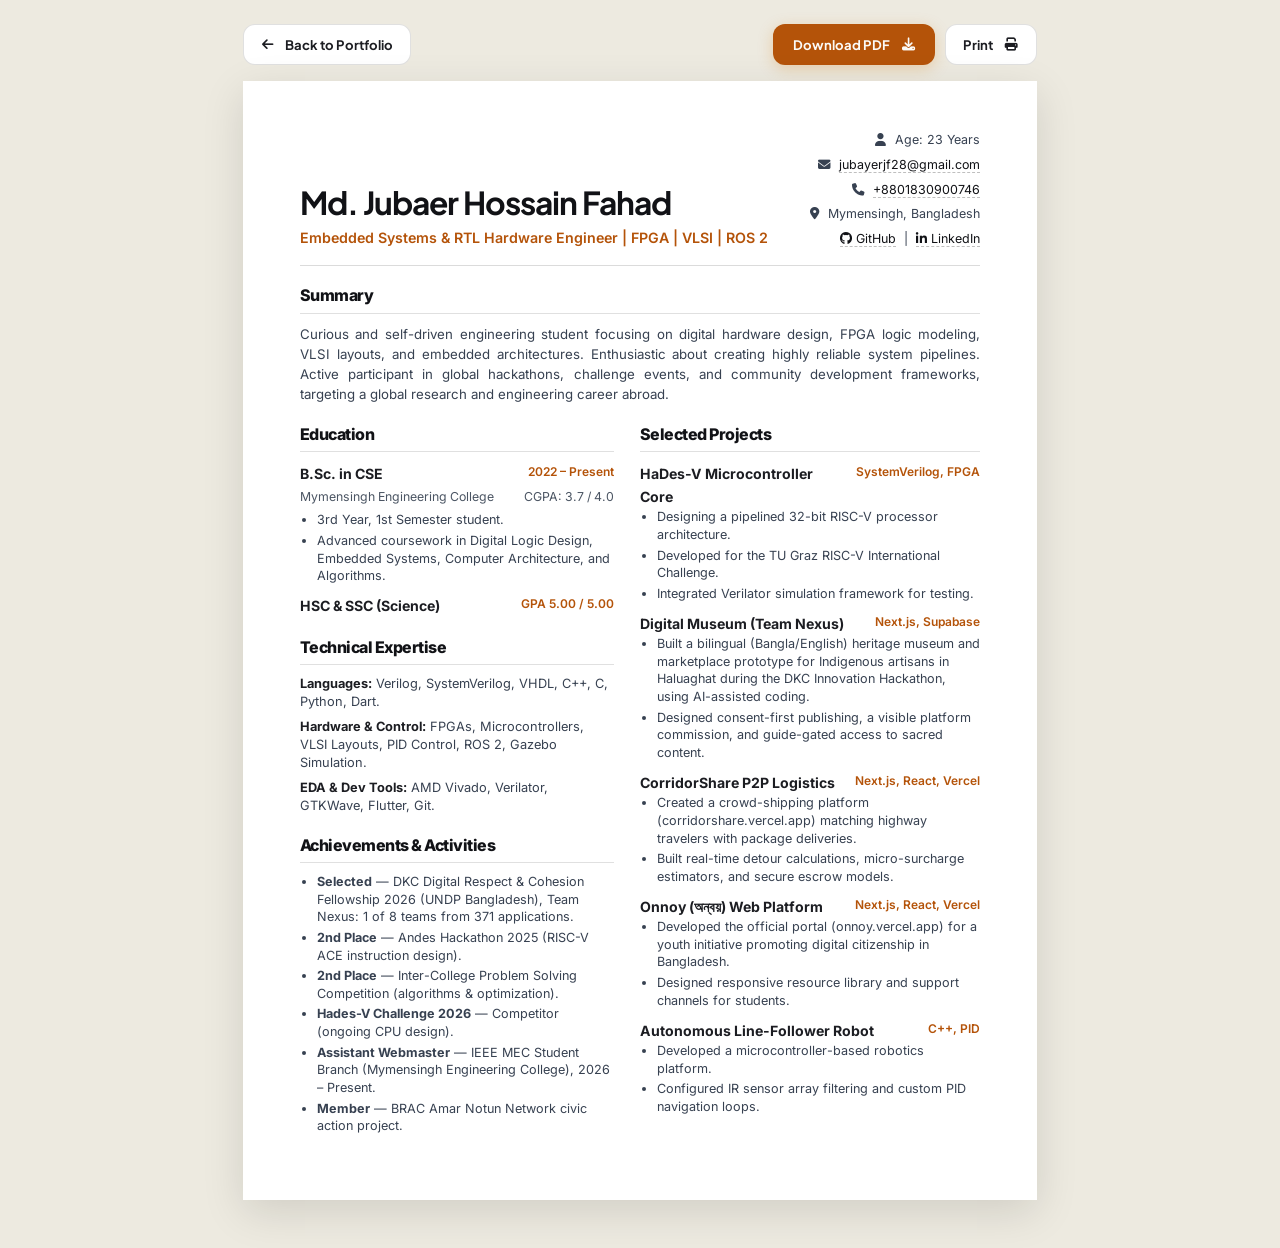
<file: cv_print.html>
<!DOCTYPE html>
<html lang="en">
<head>
  <meta charset="UTF-8">
  <meta name="viewport" content="width=device-width, initial-scale=1.0">
  <title>Md. Jubaer Hossain Fahad - CV</title>
  
  <!-- FontAwesome Icons -->
  <link rel="stylesheet" href="https://cdnjs.cloudflare.com/ajax/libs/font-awesome/6.4.0/css/all.min.css">
  
  <!-- Link Custom Stylesheet -->
  <link rel="stylesheet" href="styles.css">
  
  <style>
    @page {
      size: A4;
      margin: 0;
    }

    html, body {
      background: #ffffff !important;
      color: #111216 !important;
      padding: 0 !important;
      margin: 0 !important;
      -webkit-print-color-adjust: exact !important;
      print-color-adjust: exact !important;
      font-family: "Inter", "Plus Jakarta Sans", sans-serif;
    }

    body {
      display: flex;
      flex-direction: column;
      justify-content: flex-start;
      align-items: center;
      min-height: auto !important;
    }
    
    .cv-paper {
      width: 210mm !important;
      max-width: 210mm !important;
      background: #ffffff !important;
      border: none !important;
      border-radius: 0 !important;
      padding: 13mm 15mm !important;
      box-shadow: none !important;
      box-sizing: border-box !important;
    }

    .cv-header {
      display: flex !important;
      flex-direction: row !important;
      justify-content: space-between !important;
      align-items: flex-end !important;
      padding-bottom: 0.95rem !important;
      margin-bottom: 1.05rem !important;
      gap: 1.2rem !important;
      border-bottom: 1.5px solid rgba(0, 0, 0, 0.14) !important;
    }

    .cv-name-title h2 {
      font-size: 1.98rem !important;
      line-height: 1.15 !important;
      color: #111216 !important;
    }

    .cv-name-title p {
      font-size: 0.89rem !important;
      margin-top: 0.35rem !important;
      color: #b45309 !important;
      font-weight: 600 !important;
    }

    .cv-meta {
      font-size: 0.78rem !important;
      gap: 0.25rem !important;
      text-align: right !important;
      align-items: flex-end !important;
      color: #374151 !important;
    }

    .cv-meta a {
      color: #111216 !important;
      text-decoration: none !important;
      border-bottom: 1px dashed rgba(0, 0, 0, 0.25) !important;
    }

    .cv-section {
      margin-bottom: 1rem !important;
    }

    .cv-section-title {
      font-size: 1rem !important;
      padding-bottom: 0.28rem !important;
      margin-bottom: 0.6rem !important;
      border-bottom: 1px solid rgba(0, 0, 0, 0.12) !important;
      color: #111216 !important;
    }

    .cv-summary {
      font-size: 0.83rem !important;
      line-height: 1.52 !important;
      color: #374151 !important;
    }

    .cv-grid {
      display: flex !important;
      flex-direction: row !important;
      align-items: flex-start !important;
      gap: 1.6rem !important;
    }

    .cv-grid > div:first-child {
      flex: 0.96 !important;
      min-width: 0 !important;
    }

    .cv-grid > div:last-child {
      flex: 1.04 !important;
      min-width: 0 !important;
    }

    .cv-item {
      margin-bottom: 0.58rem !important;
    }

    .cv-item-header {
      font-size: 0.88rem !important;
      gap: 0.5rem !important;
    }

    .cv-item-header span:last-child {
      font-size: 0.75rem !important;
      white-space: nowrap !important;
      color: #b45309 !important;
      font-weight: 600 !important;
    }

    .cv-item-sub {
      font-size: 0.77rem !important;
      margin-top: 0.12rem !important;
      margin-bottom: 0.25rem !important;
      color: #4b5563 !important;
    }

    .cv-item-bullets {
      padding-left: 1.05rem !important;
    }

    .cv-item-bullets li {
      font-size: 0.79rem !important;
      margin-bottom: 0.18rem !important;
      line-height: 1.4 !important;
      color: #374151 !important;
    }

    .cv-skills-category {
      font-size: 0.8rem !important;
      margin-bottom: 0.42rem !important;
      line-height: 1.42 !important;
      color: #374151 !important;
    }

    .print-toolbar {
      display: none;
    }

    /* Screen preview card subtle shadow & toolbar */
    @media screen {
      body {
        background: #edeae0 !important;
        padding: 1.5rem 1rem 3rem !important;
      }
      .print-toolbar {
        display: flex;
        justify-content: space-between;
        align-items: center;
        width: 210mm;
        max-width: 100%;
        margin-bottom: 1rem;
        gap: 0.75rem;
      }
      .cv-paper {
        box-shadow: 0 12px 40px rgba(0, 0, 0, 0.12) !important;
      }
    }

    @media print {
      body {
        display: block !important;
        margin: 0 !important;
        padding: 0 !important;
      }
      .print-toolbar {
        display: none !important;
      }
    }
  </style>
</head>
<body>
  <div class="print-toolbar">
    <a href="index.html#cv" class="btn btn-secondary" style="padding: 0.55rem 1.1rem; font-size: 0.82rem; background: #ffffff; color: #1c1d22; border: 1px solid rgba(0,0,0,0.12);">
      <i class="fa-solid fa-arrow-left"></i> Back to Portfolio
    </a>
    <div style="display: flex; gap: 0.6rem;">
      <a href="Md_Jubaer_Hossain_Fahad_CV.pdf" download="Md_Jubaer_Hossain_Fahad_CV.pdf" class="btn btn-primary" style="padding: 0.55rem 1.2rem; font-size: 0.82rem;">
        Download PDF <i class="fa-solid fa-download"></i>
      </a>
      <button onclick="window.print()" class="btn btn-secondary" style="padding: 0.55rem 1.1rem; font-size: 0.82rem; background: #ffffff; color: #1c1d22; border: 1px solid rgba(0,0,0,0.12);">
        Print <i class="fa-solid fa-print"></i>
      </button>
    </div>
  </div>
  <div class="cv-paper">
    <div class="cv-header">
      <div class="cv-name-title">
        <h2>Md. Jubaer Hossain Fahad</h2>
        <p>Embedded Systems &amp; RTL Hardware Engineer | FPGA | VLSI | ROS 2</p>
      </div>
      <div class="cv-meta">
        <div><i class="fa-solid fa-user" style="margin-right: 0.35rem;"></i> Age: 23 Years</div>
        <div><i class="fa-solid fa-envelope" style="margin-right: 0.35rem;"></i> <a href="mailto:jubayerjf28@gmail.com">jubayerjf28@gmail.com</a></div>
        <div><i class="fa-solid fa-phone" style="margin-right: 0.35rem;"></i> <a href="tel:+8801830900746">+8801830900746</a></div>
        <div><i class="fa-solid fa-location-dot" style="margin-right: 0.35rem;"></i> Mymensingh, Bangladesh</div>
        <div>
          <a href="https://github.com/JFJubayer" target="_blank" rel="noopener noreferrer"><i class="fa-brands fa-github"></i> GitHub</a> &nbsp;|&nbsp; 
          <a href="https://linkedin.com/in/jubaer-fahad-0aabab33a" target="_blank" rel="noopener noreferrer"><i class="fa-brands fa-linkedin-in"></i> LinkedIn</a>
        </div>
      </div>
    </div>

    <div class="cv-section">
      <div class="cv-section-title">Summary</div>
      <div class="cv-summary">
        Curious and self-driven engineering student focusing on digital hardware design, FPGA logic modeling, VLSI layouts, and embedded architectures. Enthusiastic about creating highly reliable system pipelines. Active participant in global hackathons, challenge events, and community development frameworks, targeting a global research and engineering career abroad.
      </div>
    </div>

    <div class="cv-grid">
      <div>
        <div class="cv-section">
          <div class="cv-section-title">Education</div>
          <div class="cv-item">
            <div class="cv-item-header">
              <span>B.Sc. in CSE</span>
              <span>2022 – Present</span>
            </div>
            <div class="cv-item-sub">
              <span>Mymensingh Engineering College</span>
              <span>CGPA: 3.7 / 4.0</span>
            </div>
            <ul class="cv-item-bullets">
              <li>3rd Year, 1st Semester student.</li>
              <li>Advanced coursework in Digital Logic Design, Embedded Systems, Computer Architecture, and Algorithms.</li>
            </ul>
          </div>
          <div class="cv-item" style="margin-bottom: 0;">
            <div class="cv-item-header">
              <span>HSC &amp; SSC (Science)</span>
              <span>GPA 5.00 / 5.00</span>
            </div>
          </div>
        </div>

        <div class="cv-section">
          <div class="cv-section-title">Technical Expertise</div>
          <div class="cv-skills-category">
            <strong>Languages:</strong> Verilog, SystemVerilog, VHDL, C++, C, Python, Dart.
          </div>
          <div class="cv-skills-category">
            <strong>Hardware & Control:</strong> FPGAs, Microcontrollers, VLSI Layouts, PID Control, ROS 2, Gazebo Simulation.
          </div>
          <div class="cv-skills-category">
            <strong>EDA & Dev Tools:</strong> AMD Vivado, Verilator, GTKWave, Flutter, Git.
          </div>
        </div>

        <div class="cv-section" style="margin-bottom: 0;">
          <div class="cv-section-title">Achievements & Activities</div>
          <ul class="cv-item-bullets">
            <li><strong>Selected</strong> — DKC Digital Respect &amp; Cohesion Fellowship 2026 (UNDP Bangladesh), Team Nexus: 1 of 8 teams from 371 applications.</li>
            <li><strong>2nd Place</strong> — Andes Hackathon 2025 (RISC-V ACE instruction design).</li>
            <li><strong>2nd Place</strong> — Inter-College Problem Solving Competition (algorithms & optimization).</li>
            <li><strong>Hades-V Challenge 2026</strong> — Competitor (ongoing CPU design).</li>
            <li><strong>Assistant Webmaster</strong> — IEEE MEC Student Branch (Mymensingh Engineering College), 2026 – Present.</li>
            <li><strong>Member</strong> — BRAC Amar Notun Network civic action project.</li>
          </ul>
        </div>
      </div>

      <div>
        <div class="cv-section" style="margin-bottom: 0;">
          <div class="cv-section-title">Selected Projects</div>
          
          <div class="cv-item">
            <div class="cv-item-header">
              <span>HaDes-V Microcontroller Core</span>
              <span>SystemVerilog, FPGA</span>
            </div>
            <ul class="cv-item-bullets">
              <li>Designing a pipelined 32-bit RISC-V processor architecture.</li>
              <li>Developed for the TU Graz RISC-V International Challenge.</li>
              <li>Integrated Verilator simulation framework for testing.</li>
            </ul>
          </div>

          <div class="cv-item">
            <div class="cv-item-header">
              <span>Digital Museum (Team Nexus)</span>
              <span>Next.js, Supabase</span>
            </div>
            <ul class="cv-item-bullets">
              <li>Built a bilingual (Bangla/English) heritage museum and marketplace prototype for Indigenous artisans in Haluaghat during the DKC Innovation Hackathon, using AI-assisted coding.</li>
              <li>Designed consent-first publishing, a visible platform commission, and guide-gated access to sacred content.</li>
            </ul>
          </div>

          <div class="cv-item">
            <div class="cv-item-header">
              <span>CorridorShare P2P Logistics</span>
              <span>Next.js, React, Vercel</span>
            </div>
            <ul class="cv-item-bullets">
              <li>Created a crowd-shipping platform (corridorshare.vercel.app) matching highway travelers with package deliveries.</li>
              <li>Built real-time detour calculations, micro-surcharge estimators, and secure escrow models.</li>
            </ul>
          </div>

          <div class="cv-item">
            <div class="cv-item-header">
              <span>Onnoy (অন্বয়) Web Platform</span>
              <span>Next.js, React, Vercel</span>
            </div>
            <ul class="cv-item-bullets">
              <li>Developed the official portal (onnoy.vercel.app) for a youth initiative promoting digital citizenship in Bangladesh.</li>
              <li>Designed responsive resource library and support channels for students.</li>
            </ul>
          </div>

          <div class="cv-item" style="margin-bottom: 0;">
            <div class="cv-item-header">
              <span>Autonomous Line-Follower Robot</span>
              <span>C++, PID</span>
            </div>
            <ul class="cv-item-bullets">
              <li>Developed a microcontroller-based robotics platform.</li>
              <li>Configured IR sensor array filtering and custom PID navigation loops.</li>
            </ul>
          </div>
        </div>
      </div>
    </div>
  </div>
</body>
</html>
</file>
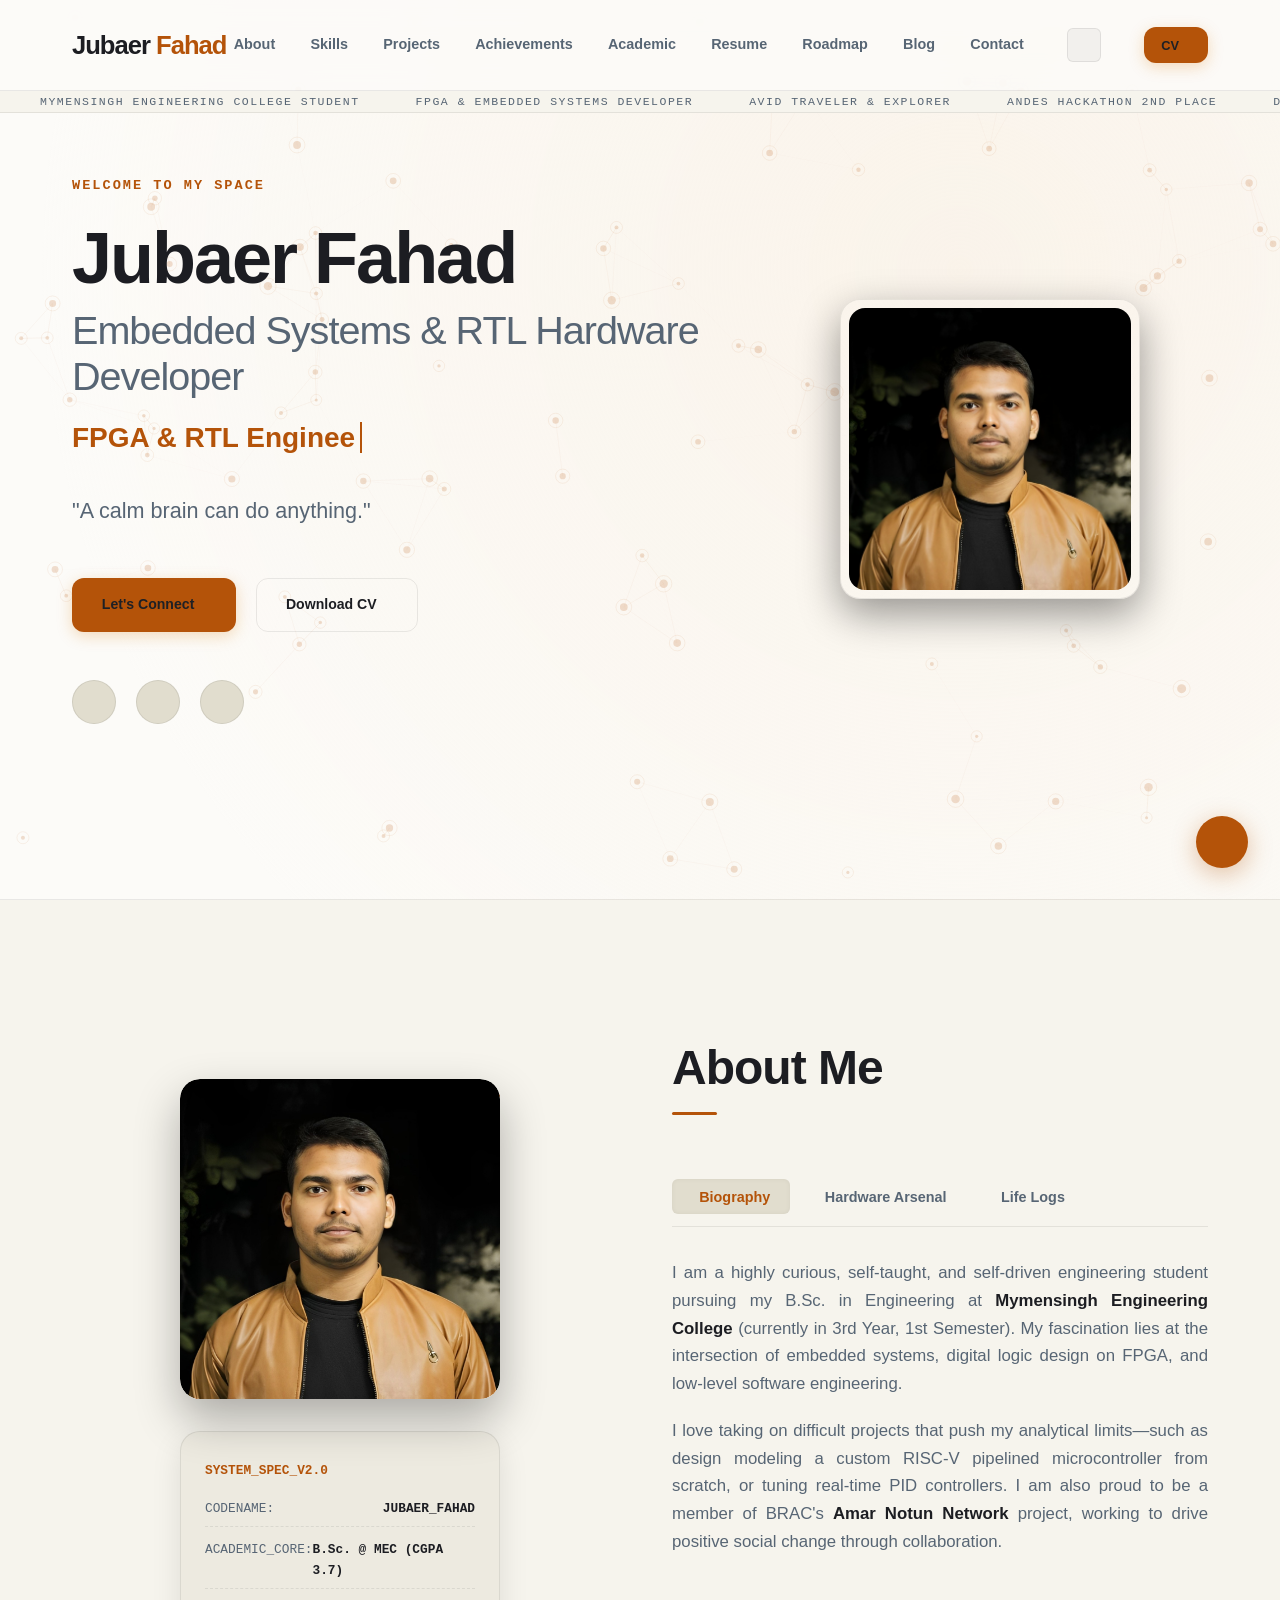
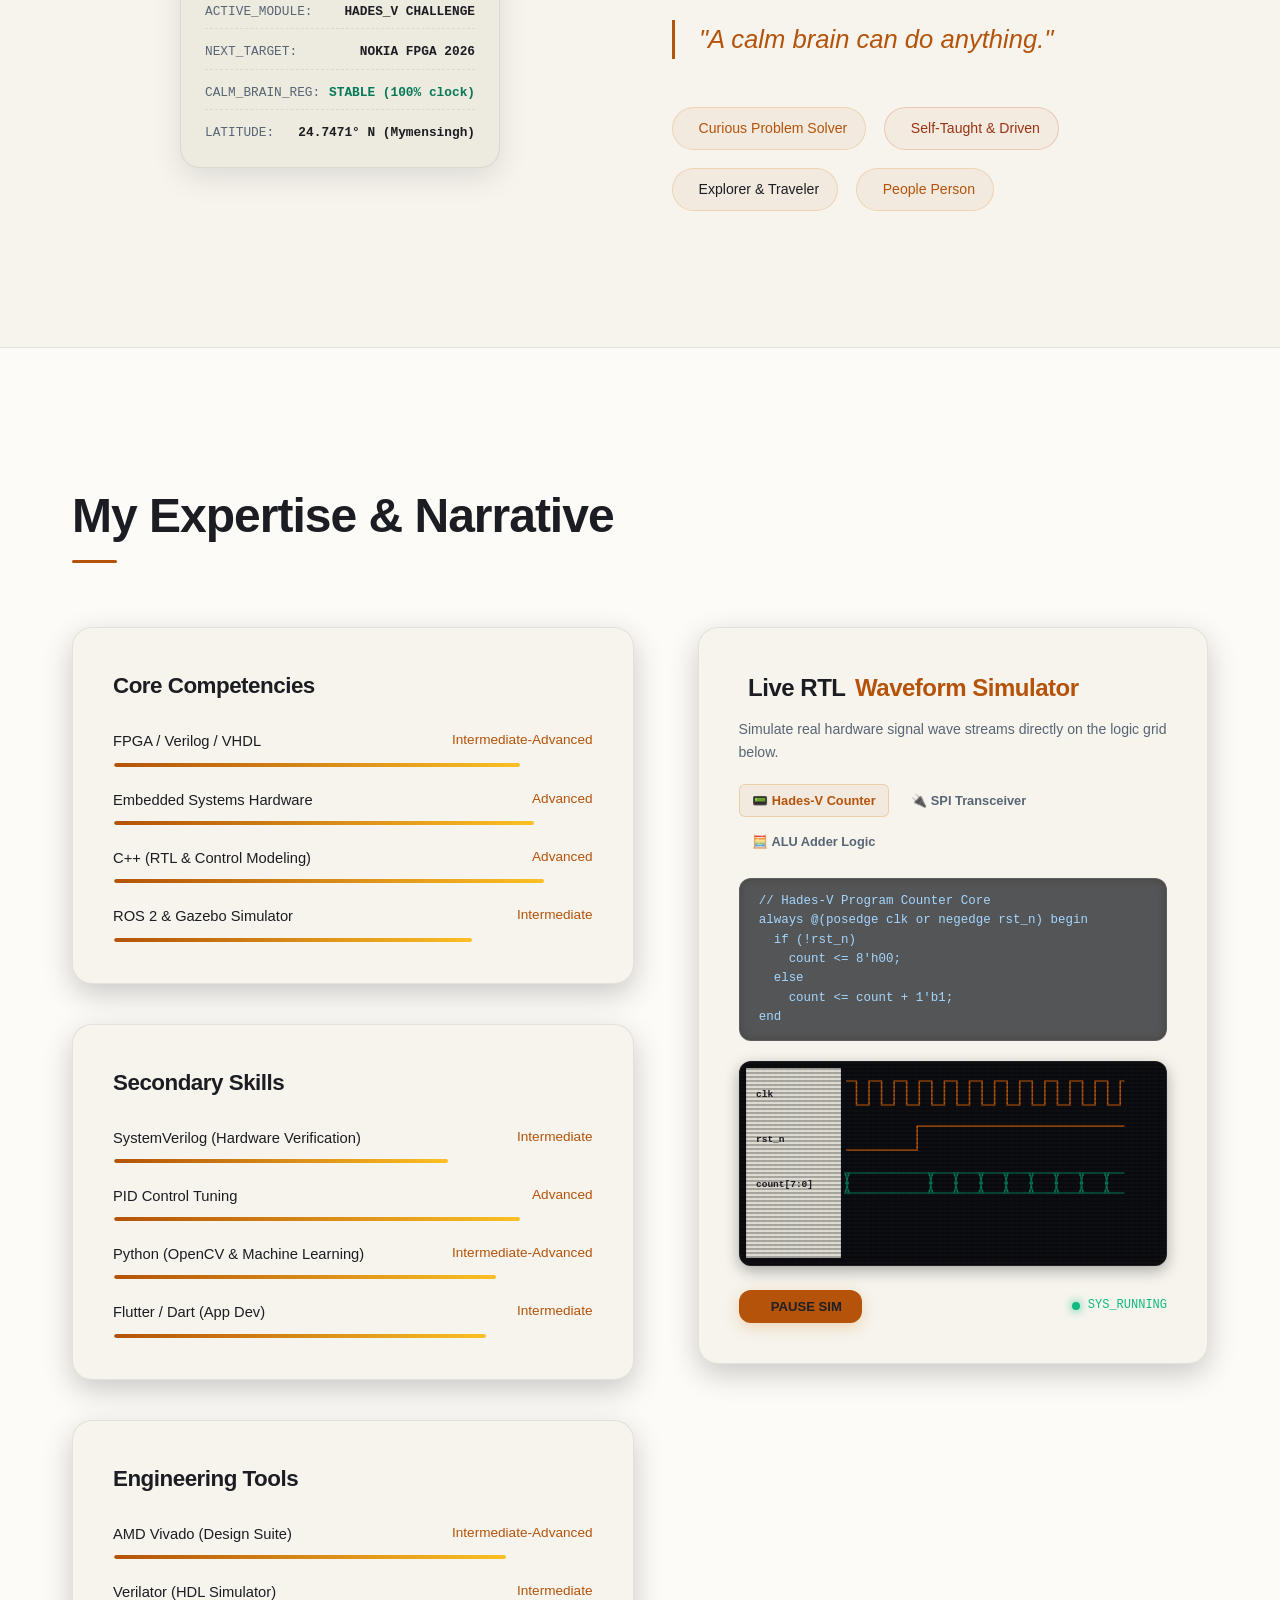
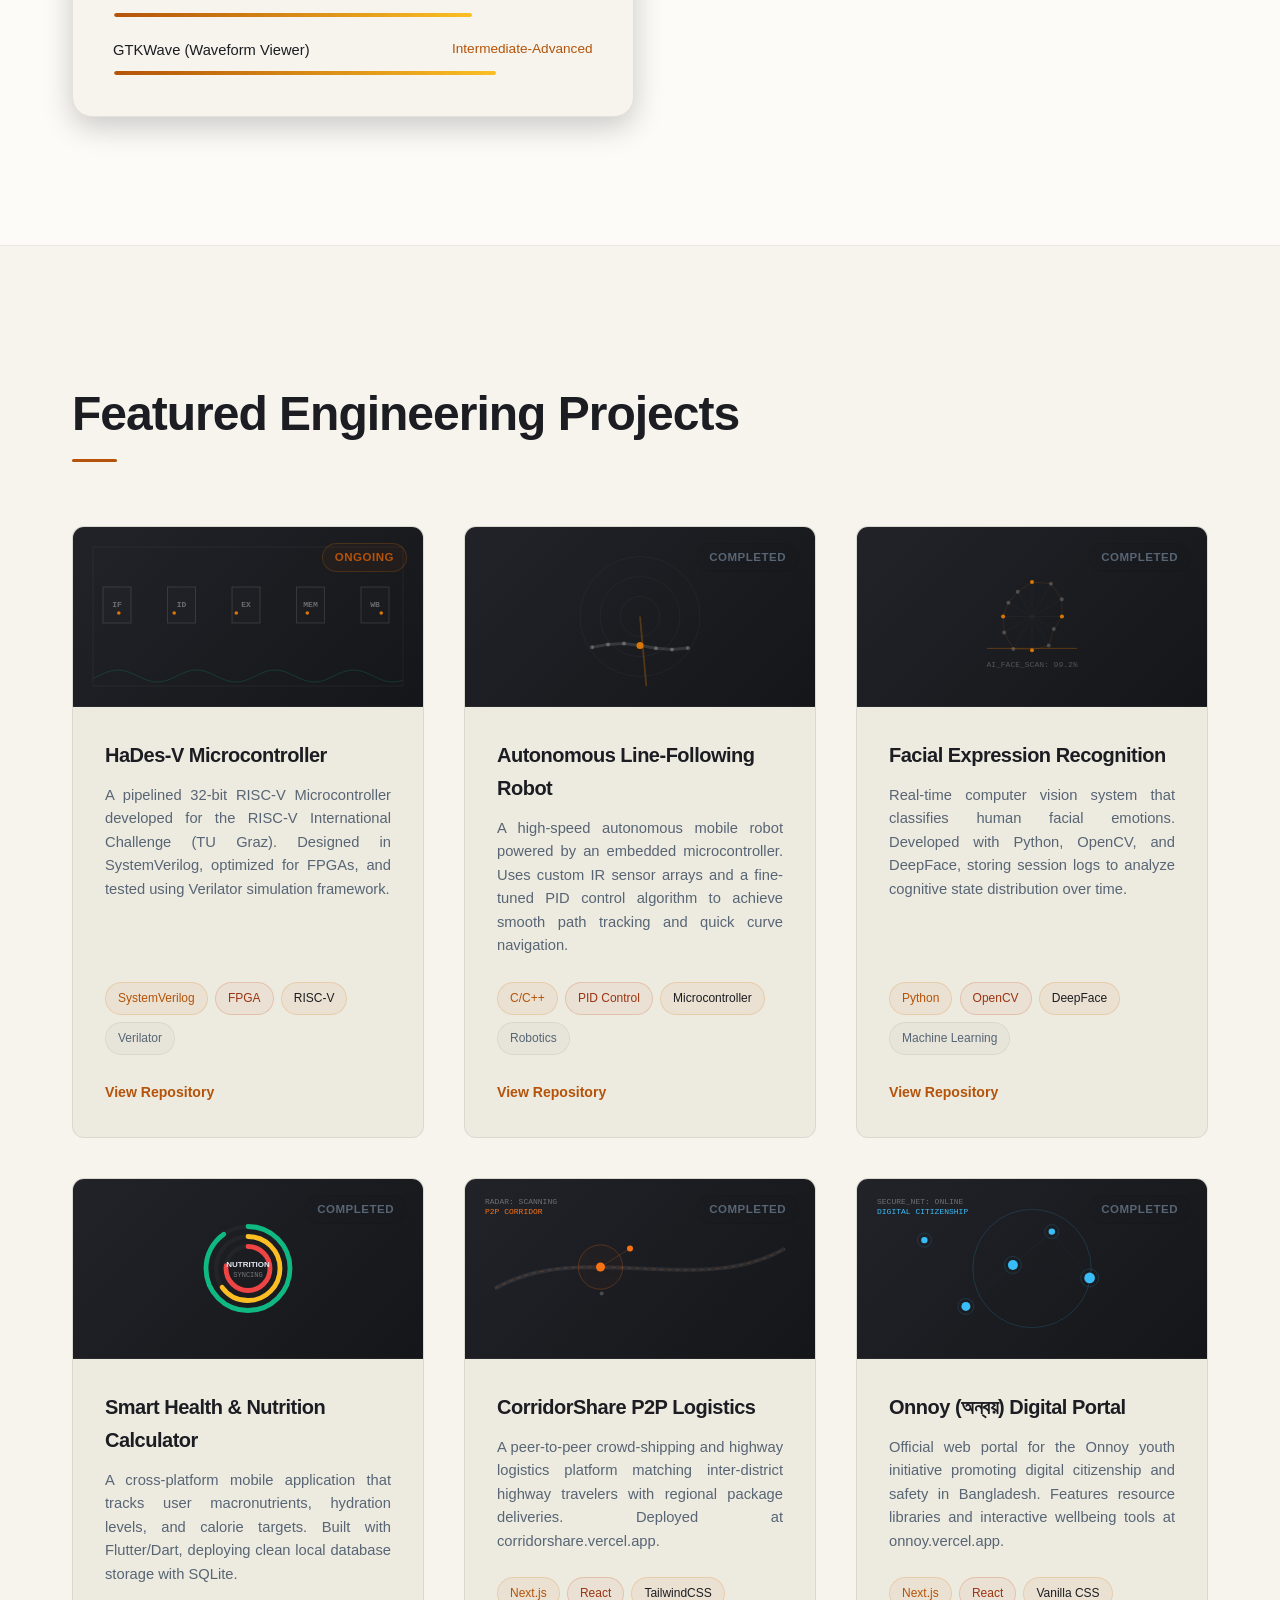
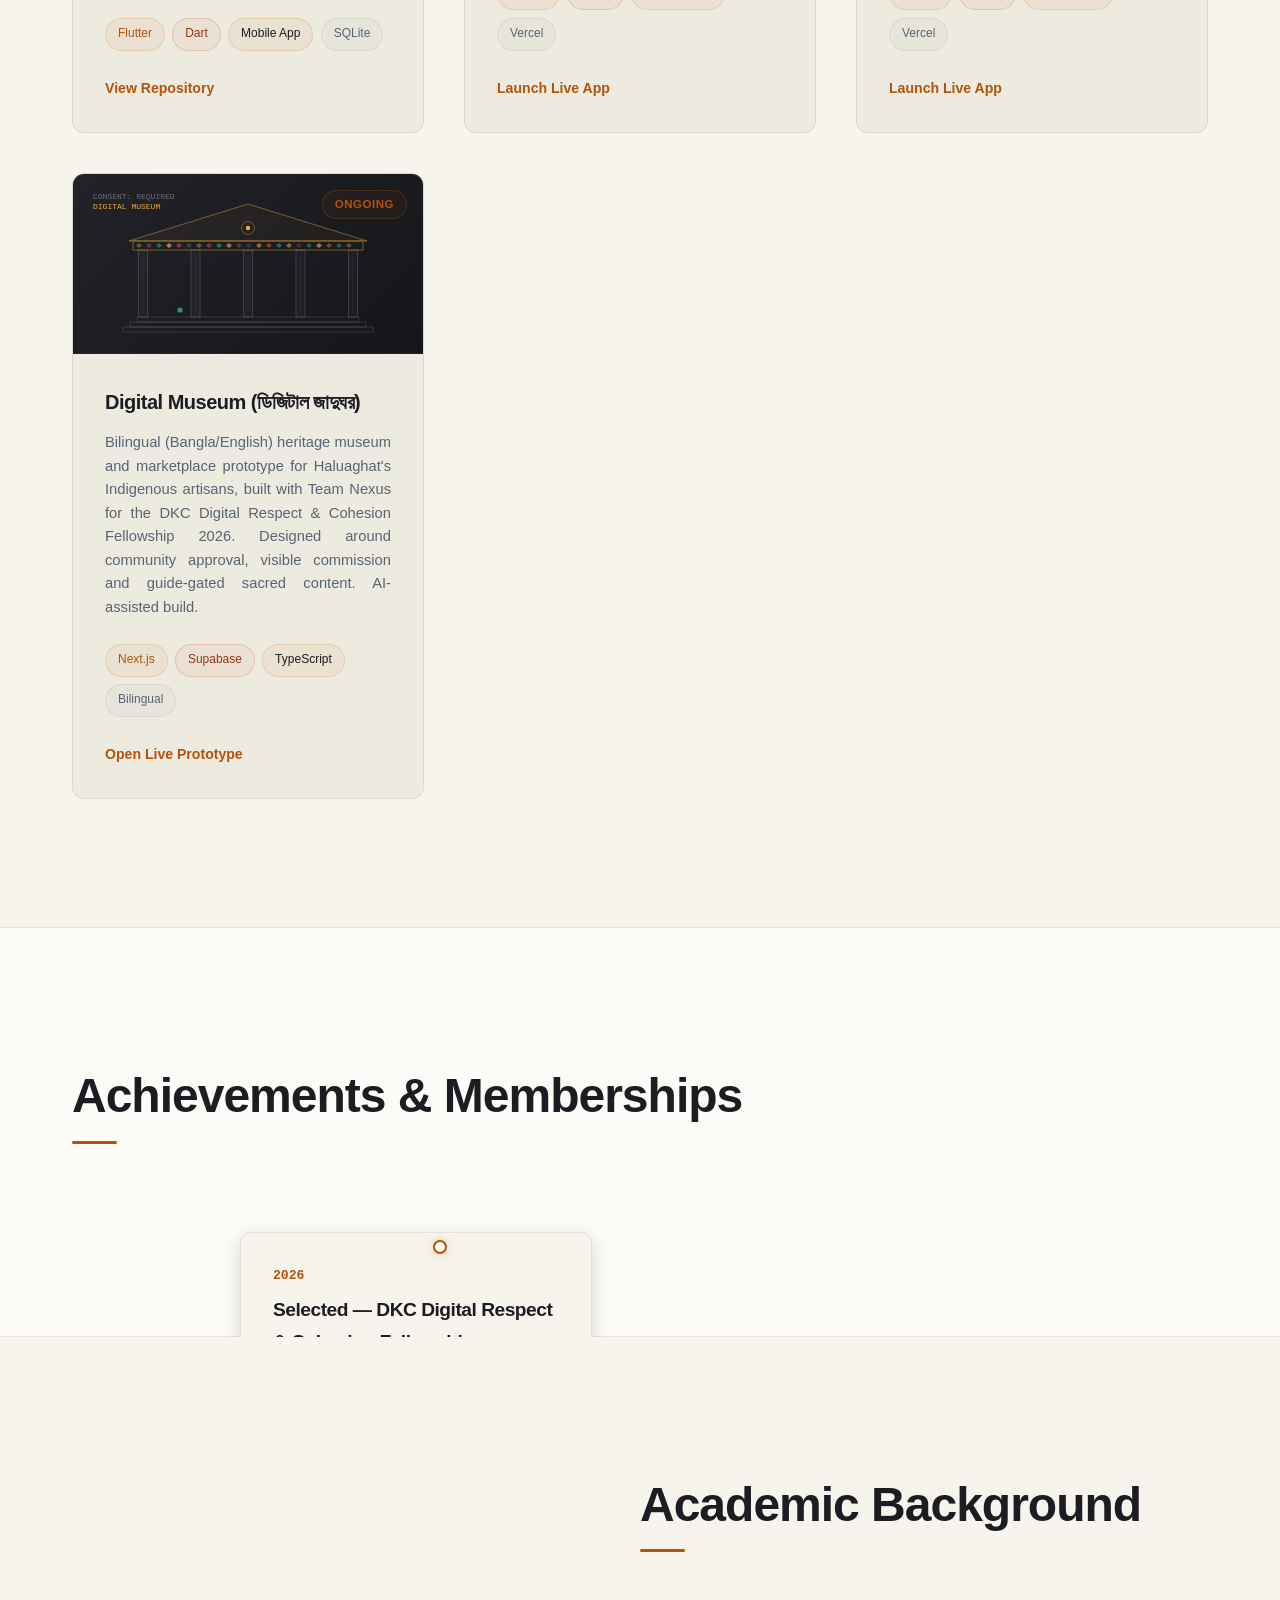
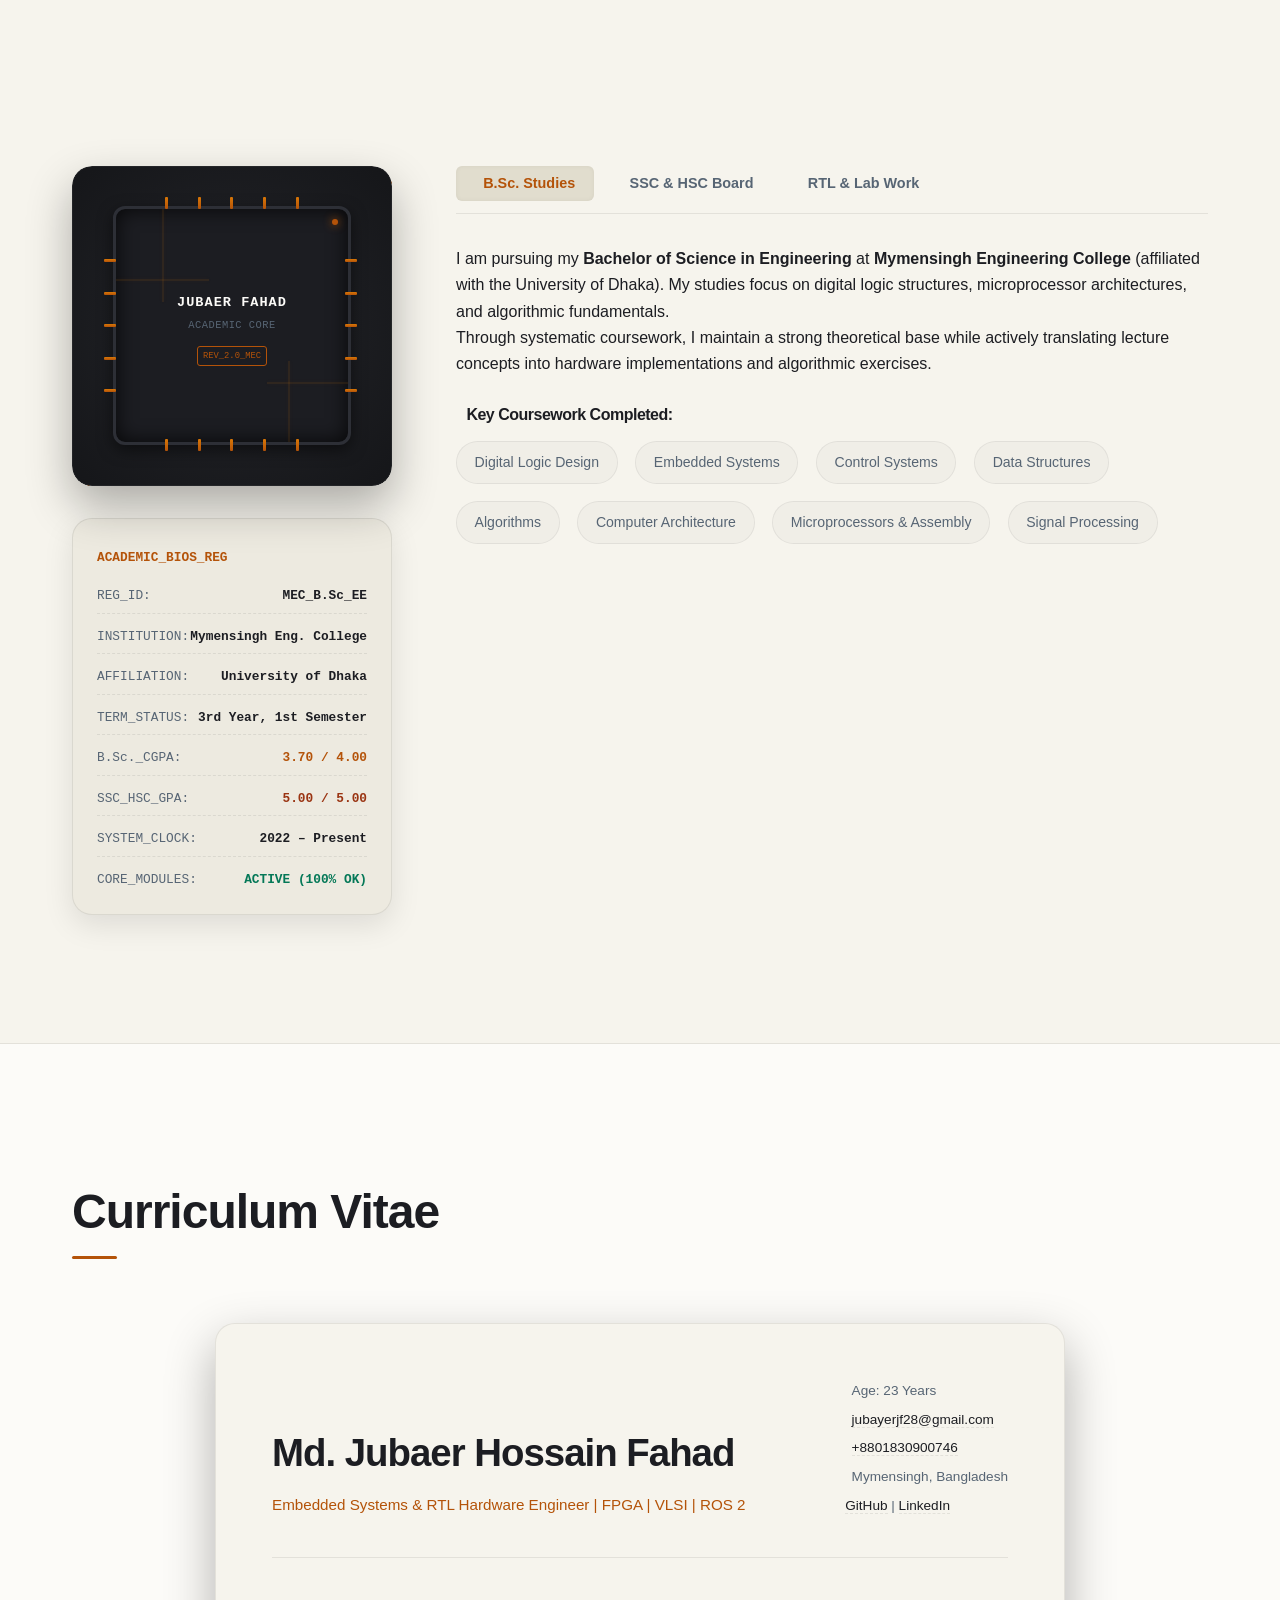
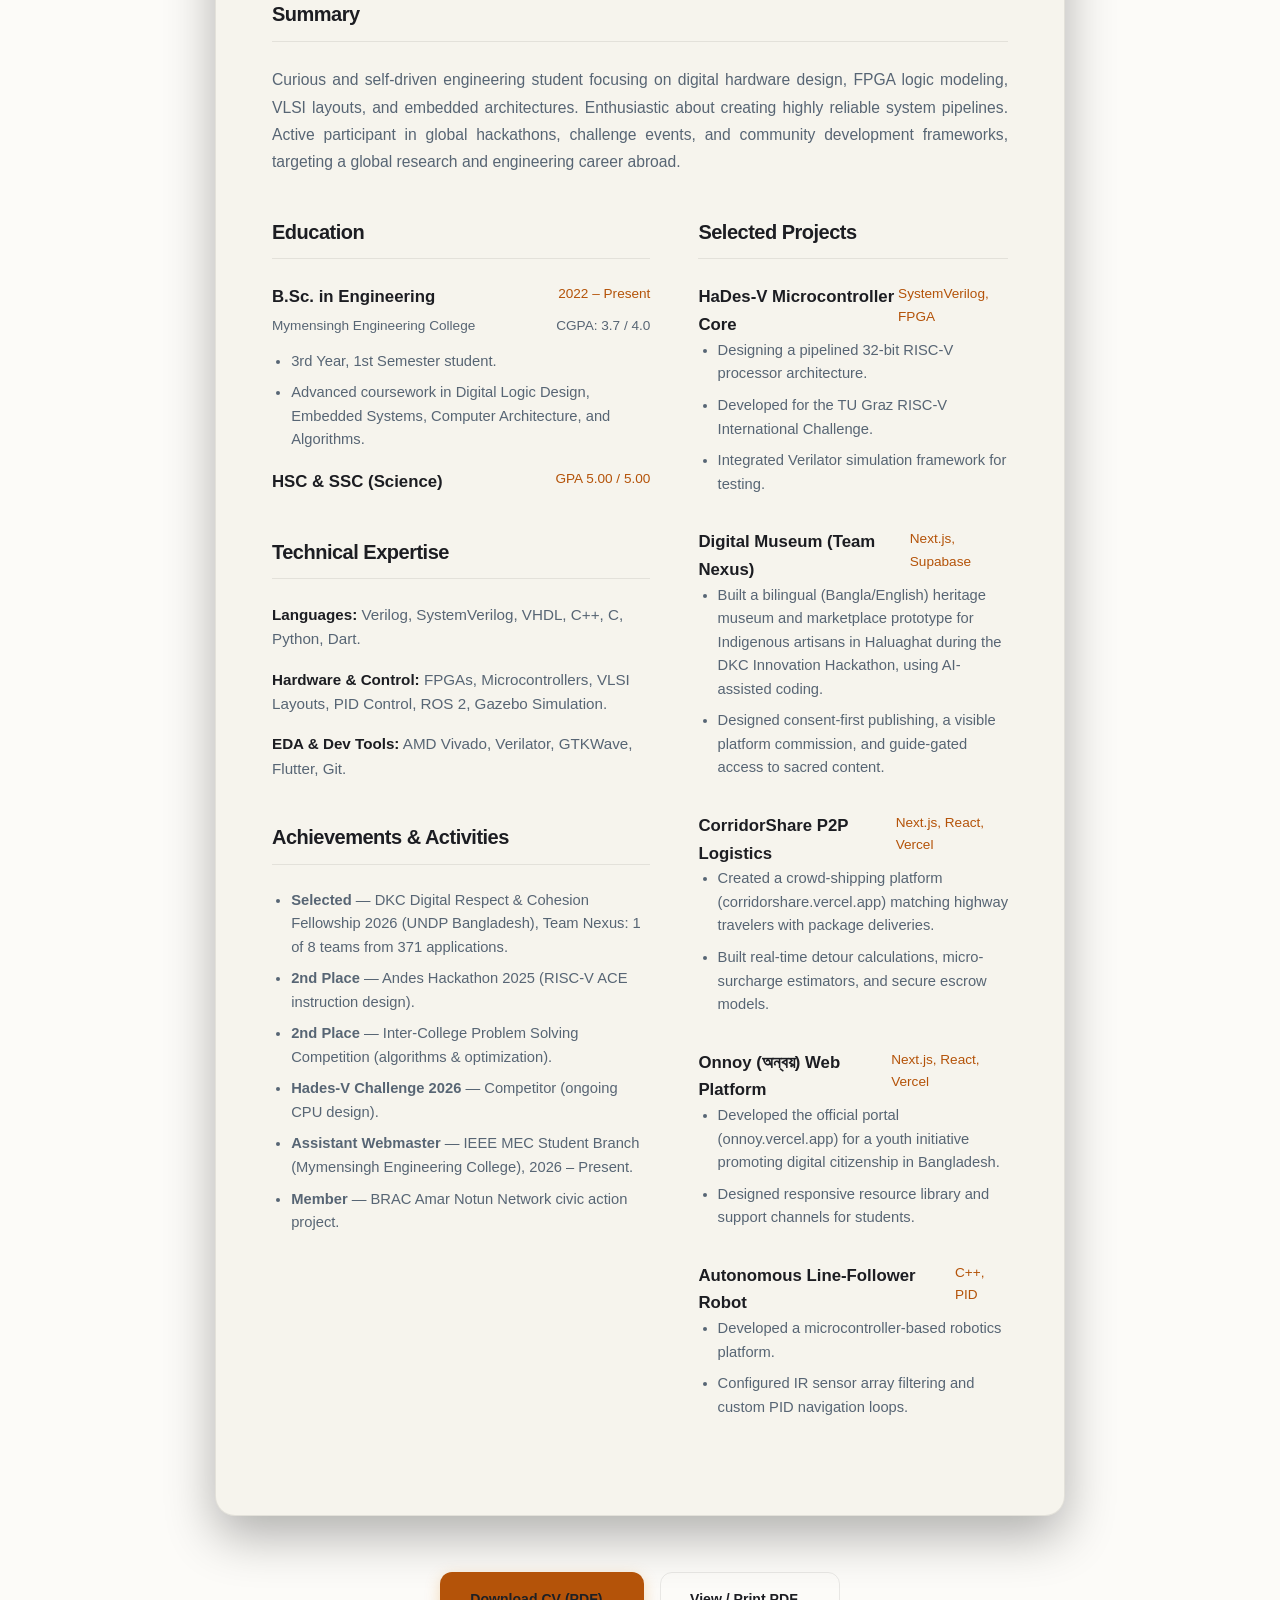
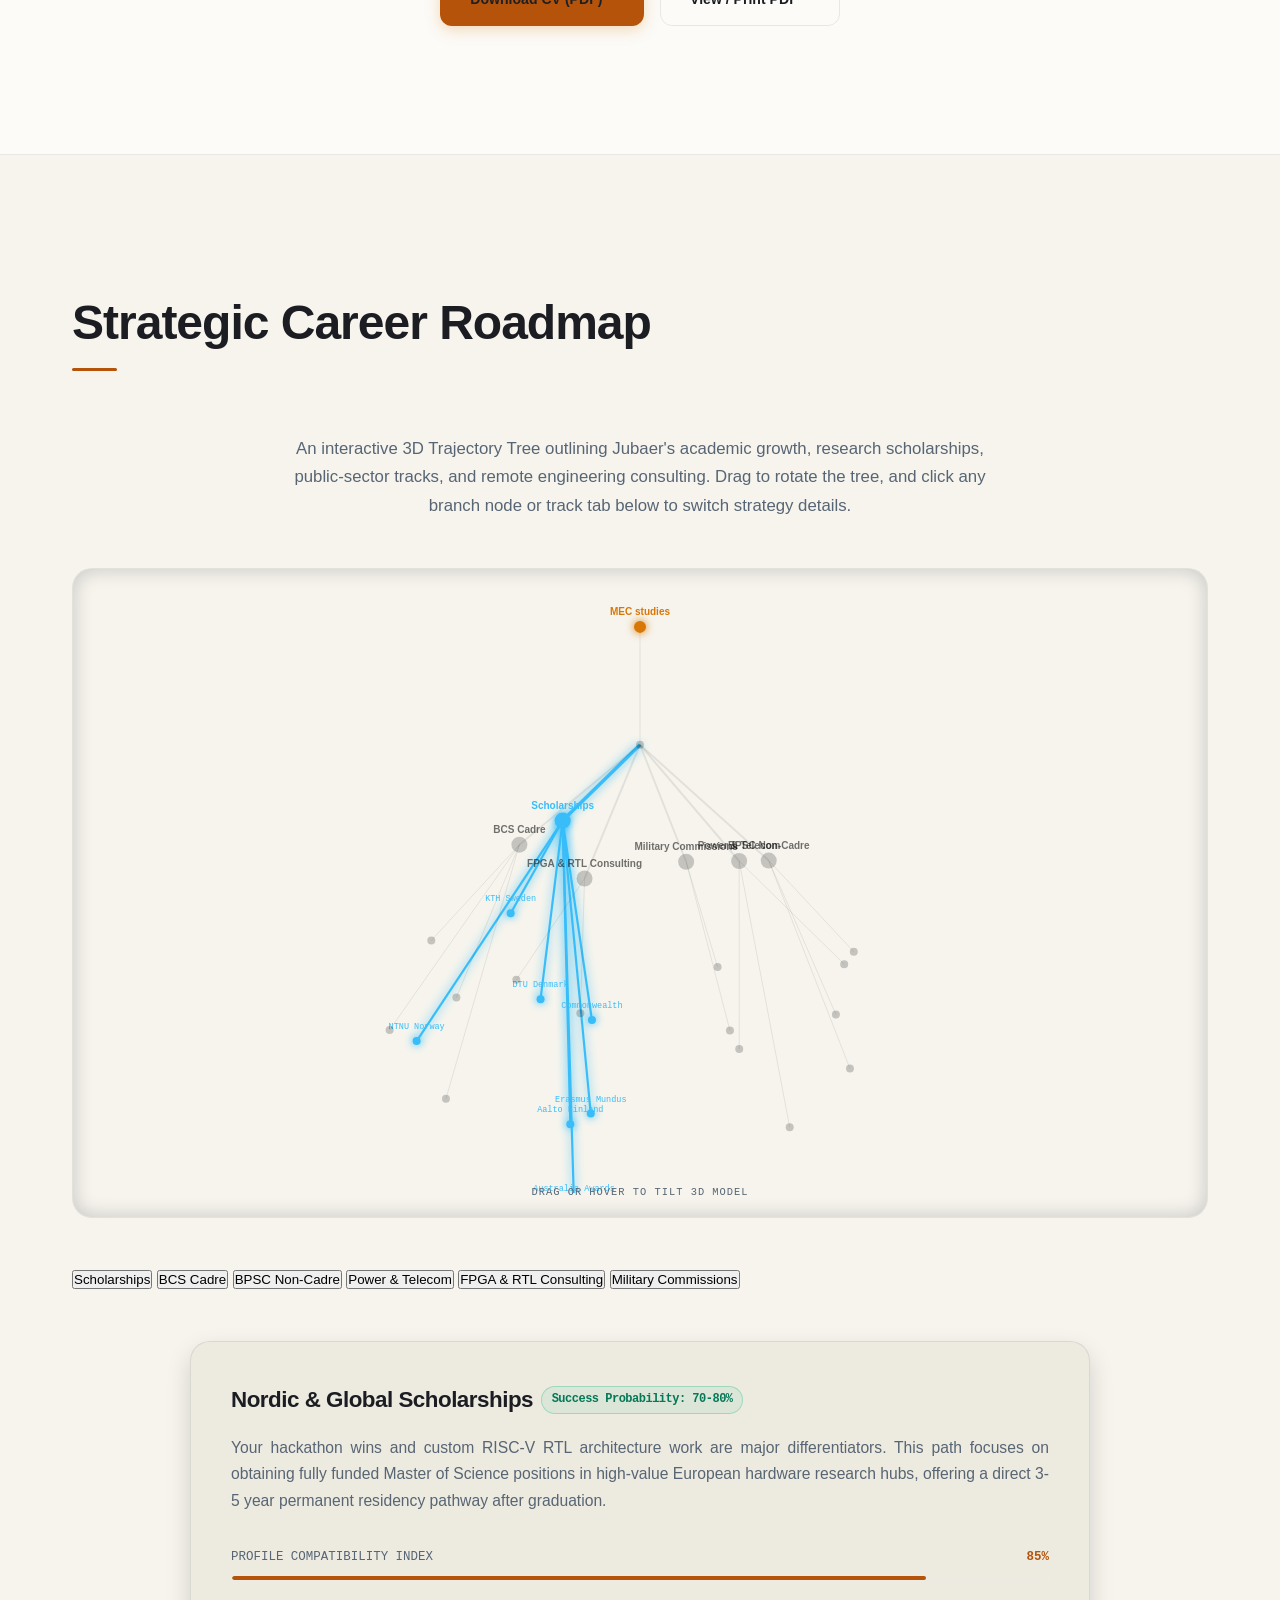
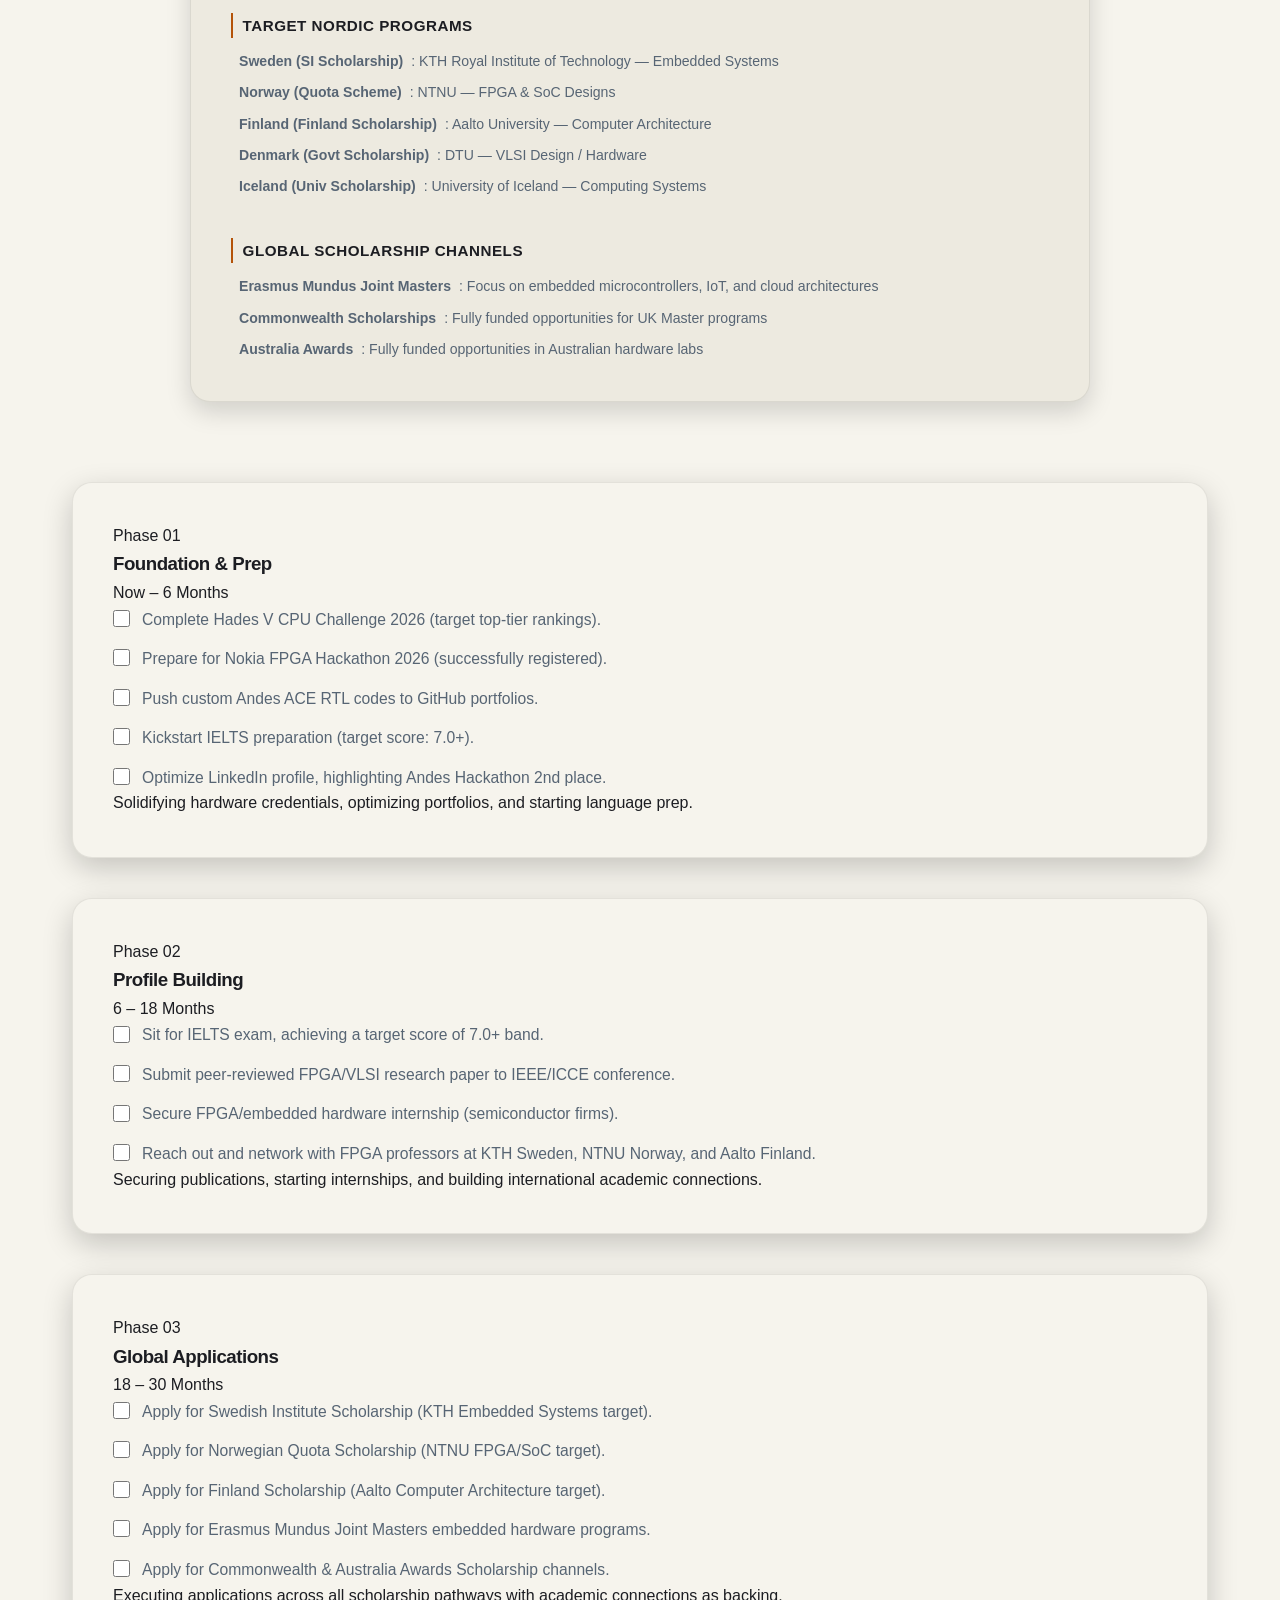
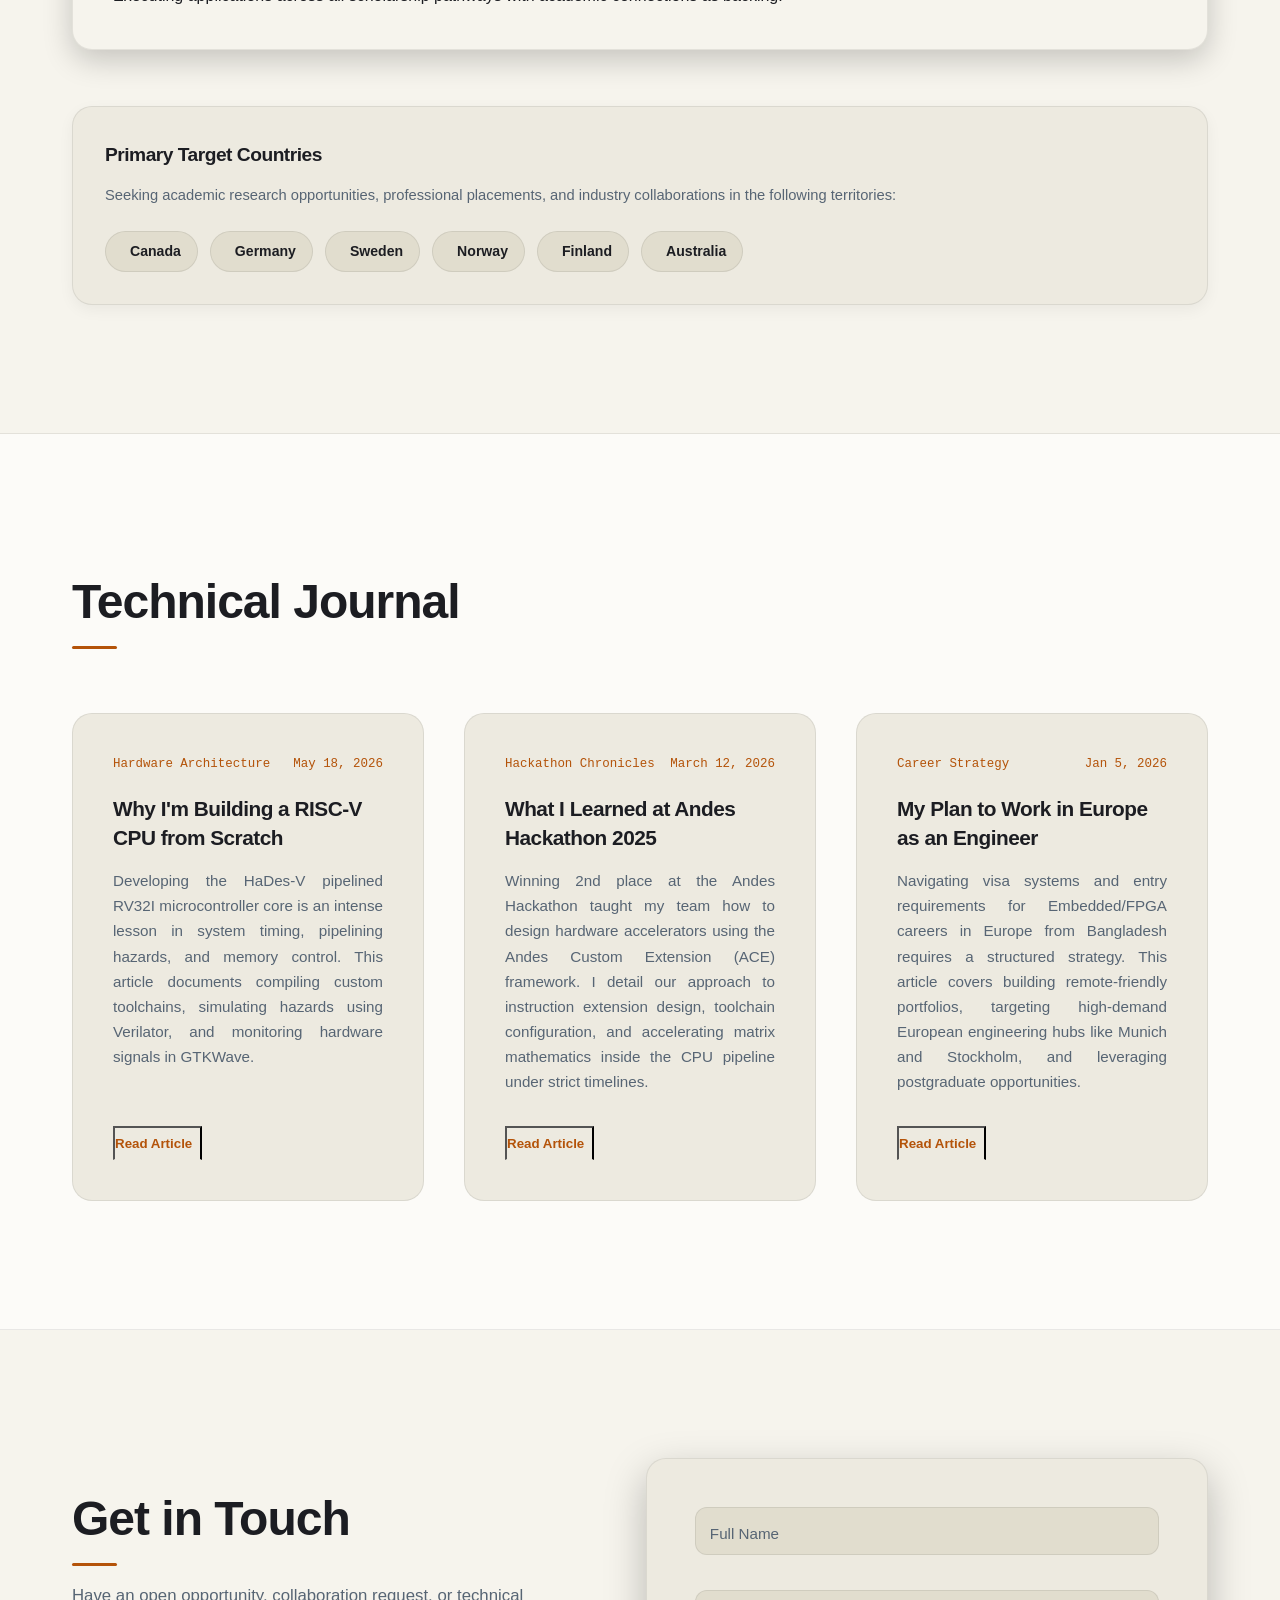
<file: index_test.html>
<!DOCTYPE html>
<html lang="en">
<head>
  <meta charset="UTF-8">
  <meta name="viewport" content="width=device-width, initial-scale=1.0">
  <title>Jubaer Fahad | Embedded Systems & RTL Hardware Engineer</title>
  <meta name="description" content="Portfolio of Jubaer Fahad - Embedded Systems & RTL Hardware Engineer, FPGA Developer, and ROS 2 enthusiast. Competitor at TU Graz RISC-V challenge, Andes Hackathon 2nd place, and tech innovator.">
  
  <!-- FontAwesome Icons -->
  

  <!-- Link Custom Stylesheet -->
  <link rel="stylesheet" href="styles_test.css">
</head>
<body>

  <!-- STYLED HEADER / NAVIGATION -->
  <header id="header">
    <div class="container nav-container">
      <a href="#hero" class="logo">Jubaer <span>Fahad</span></a>
      
      <!-- Desktop Navigation Menu -->
      <nav class="nav-menu">
        <a href="#about" class="nav-link">About</a>
        <a href="#skills" class="nav-link">Skills</a>
        <a href="#projects" class="nav-link">Projects</a>
        <a href="#achievements" class="nav-link">Achievements</a>
        <a href="#academic" class="nav-link">Academic</a>
        <a href="#cv" class="nav-link">Resume</a>
        <a href="#roadmap" class="nav-link">Roadmap</a>
        <a href="#blog" class="nav-link">Blog</a>
        <a href="#contact" class="nav-link">Contact</a>
        <button id="themeToggle" class="theme-toggle-btn" aria-label="Toggle theme"><i class="fa-solid fa-moon"></i></button>
        <a href="Md_Jubaer_Hossain_Fahad_CV.pdf" download="Md_Jubaer_Hossain_Fahad_CV.pdf" class="btn btn-primary" style="padding: 0.4rem 1rem; font-size: 0.8rem; font-family: var(--font-heading);" aria-label="Download CV PDF">CV <i class="fa-solid fa-download"></i></a>
      </nav>

      <!-- Mobile Hamburger Button -->
      <button class="burger" aria-label="Toggle Navigation menu">
        <div class="line1"></div>
        <div class="line2"></div>
        <div class="line3"></div>
      </button>
    </div>

    <!-- Scrolling Human Status Ticker -->
    <div class="hud-ticker">
      <div class="ticker-wrap">
        <div class="ticker-scroll">
          <div class="ticker-item"><i class="fa-solid fa-graduation-cap"></i> Mymensingh Engineering College Student</div>
          <div class="ticker-item"><i class="fa-solid fa-microchip"></i> FPGA & Embedded Systems Developer</div>
          <div class="ticker-item"><i class="fa-solid fa-earth-americas"></i> Avid Traveler & Explorer</div>
          <div class="ticker-item"><i class="fa-solid fa-award"></i> Andes Hackathon 2nd Place</div>
          <div class="ticker-item"><i class="fa-solid fa-landmark"></i> DKC Digital Respect &amp; Cohesion Fellow 2026</div>
          <div class="ticker-item"><i class="fa-solid fa-users"></i> BRAC Amar Notun Network Leader</div>
          <div class="ticker-item"><i class="fa-solid fa-globe"></i> Assistant Webmaster, IEEE MEC Student Branch</div>
          <!-- Duplicate for infinite marquee loop -->
          <div class="ticker-item"><i class="fa-solid fa-graduation-cap"></i> Mymensingh Engineering College Student</div>
          <div class="ticker-item"><i class="fa-solid fa-microchip"></i> FPGA & Embedded Systems Developer</div>
          <div class="ticker-item"><i class="fa-solid fa-earth-americas"></i> Avid Traveler & Explorer</div>
          <div class="ticker-item"><i class="fa-solid fa-award"></i> Andes Hackathon 2nd Place</div>
          <div class="ticker-item"><i class="fa-solid fa-landmark"></i> DKC Digital Respect &amp; Cohesion Fellow 2026</div>
          <div class="ticker-item"><i class="fa-solid fa-users"></i> BRAC Amar Notun Network Leader</div>
          <div class="ticker-item"><i class="fa-solid fa-globe"></i> Assistant Webmaster, IEEE MEC Student Branch</div>
        </div>
      </div>
    </div>
  </header>

  <!-- MOBILE NAVIGATION DRAWER -->
  <div class="mobile-nav" id="mobileNav">
    <a href="#about" class="nav-link mobile-nav-link">About</a>
    <a href="#skills" class="nav-link mobile-nav-link">Skills</a>
    <a href="#projects" class="nav-link mobile-nav-link">Projects</a>
    <a href="#achievements" class="nav-link mobile-nav-link">Achievements</a>
    <a href="#academic" class="nav-link mobile-nav-link">Academic</a>
    <a href="#cv" class="nav-link mobile-nav-link">Resume</a>
    <a href="#roadmap" class="nav-link mobile-nav-link">Roadmap</a>
    <a href="#blog" class="nav-link mobile-nav-link">Blog</a>
    <a href="#contact" class="nav-link mobile-nav-link">Contact</a>
    <button id="themeToggleMobile" class="theme-toggle-btn mobile-theme-btn" style="margin-top: 1rem;" aria-label="Toggle theme"><i class="fa-solid fa-moon"></i> Toggle Theme</button>
    <a href="Md_Jubaer_Hossain_Fahad_CV.pdf" download="Md_Jubaer_Hossain_Fahad_CV.pdf" class="btn btn-primary mobile-nav-link" style="padding: 0.75rem 1.75rem; margin-top: 1rem;">Download CV <i class="fa-solid fa-download"></i></a>
  </div>

  <!-- FLOATING ACTION BUTTON FOR CV DOWNLOAD -->
  <a href="Md_Jubaer_Hossain_Fahad_CV.pdf" download="Md_Jubaer_Hossain_Fahad_CV.pdf" class="fab-cv" id="fabCv" aria-label="Download CV (PDF)">
    <i class="fa-solid fa-file-arrow-down"></i>
    <span class="fab-tooltip">Download CV (PDF)</span>
  </a>

  <!-- 1. HERO SECTION -->
  <section id="hero">
    <canvas id="particles-canvas"></canvas>
    <div class="container hero-container">
      <div class="hero-content reveal">
        <span class="hero-tag">Welcome to my space</span>
        <h1 class="hero-title">Jubaer Fahad<span>Embedded Systems & RTL Hardware Developer</span></h1>
        
        <!-- Typewriter Container -->
        <div class="typewriter-wrapper">
          <span class="typewriter-text" id="typewriter"></span>
        </div>

        <p class="hero-tagline">"A calm brain can do anything."</p>
        
        <div class="hero-actions">
          <a href="#contact" class="btn btn-primary">Let's Connect <i class="fa-solid fa-paper-plane"></i></a>
          <a href="Md_Jubaer_Hossain_Fahad_CV.pdf" download="Md_Jubaer_Hossain_Fahad_CV.pdf" class="btn btn-secondary">Download CV <i class="fa-solid fa-download"></i></a>
        </div>

        <div class="hero-socials">
          <a href="https://github.com/JFJubayer" target="_blank" rel="noopener noreferrer" class="social-icon" aria-label="GitHub Profile">
            <i class="fa-brands fa-github"></i>
          </a>
          <a href="https://linkedin.com/in/jubaer-fahad-0aabab33a" target="_blank" rel="noopener noreferrer" class="social-icon" aria-label="LinkedIn Profile">
            <i class="fa-brands fa-linkedin-in"></i>
          </a>
          <a href="mailto:jubayerjf28@gmail.com" class="social-icon" aria-label="Send Email">
            <i class="fa-solid fa-envelope"></i>
          </a>
        </div>
      </div>

      <!-- Right Column: Clean Profile Photo spotlight -->
      <div class="hero-avatar reveal reveal-delay-2">
        <div class="avatar-wrapper">
          <div class="avatar-inner">
            <img src="profile-photo.jpg" alt="Jubaer Fahad Profile Photo">
          </div>
        </div>
      </div>
    </div>
  </section>

  <!-- 2. ABOUT ME SECTION -->
  <section id="about">
    <div class="container grid-2">
      <div class="about-visual reveal">
        <div style="display: flex; flex-direction: column; align-items: center; width: 100%;">
          <div class="about-image-frame" id="aboutFrame">
            <div class="about-img-container">
              <img src="profile-photo.jpg" alt="Jubaer Fahad Portrait">
            </div>
            <!-- Digital HUD Overlay Lines -->
            <div class="hud-overlay">
              <div class="hud-bracket hud-tl"></div>
              <div class="hud-bracket hud-tr"></div>
              <div class="hud-bracket hud-bl"></div>
              <div class="hud-bracket hud-br"></div>
              <div class="hud-reticle"></div>
              <div class="hud-status"><i class="fa-solid fa-circle-nodes"></i> TARGET: JF_JUBAYER</div>
            </div>
          </div>
          
          <!-- Personal Specs HUD Panel -->
          <div class="about-specs-hud">
            <div class="hud-header">
              <span class="hud-title" style="font-family: var(--font-mono); font-size: 0.8rem; font-weight: 700; color: var(--color-bronze);"><i class="fa-solid fa-terminal"></i> SYSTEM_SPEC_V2.0</span>
            </div>
            <div class="hud-specs-list">
              <div class="hud-spec-item">
                <span class="spec-label">CODENAME:</span>
                <span class="spec-value">JUBAER_FAHAD</span>
              </div>
              <div class="hud-spec-item">
                <span class="spec-label">ACADEMIC_CORE:</span>
                <span class="spec-value">B.Sc. @ MEC (CGPA 3.7)</span>
              </div>
              <div class="hud-spec-item">
                <span class="spec-label">ACTIVE_MODULE:</span>
                <span class="spec-value">HADES_V CHALLENGE</span>
              </div>
              <div class="hud-spec-item">
                <span class="spec-label">NEXT_TARGET:</span>
                <span class="spec-value">NOKIA FPGA 2026</span>
              </div>
              <div class="hud-spec-item">
                <span class="spec-label">CALM_BRAIN_REG:</span>
                <span class="spec-value green-text" style="color: var(--color-green);">STABLE (100% clock)</span>
              </div>
              <div class="hud-spec-item">
                <span class="spec-label">LATITUDE:</span>
                <span class="spec-value">24.7471° N (Mymensingh)</span>
              </div>
            </div>
          </div>
        </div>
      </div>

      <div class="about-content reveal reveal-delay-2">
        <h2 class="section-title">About Me</h2>
        
        <!-- About Section Tabs -->
        <div class="about-tabs">
          <button class="about-tab-btn active" data-about="bio"><i class="fa-solid fa-user"></i> Biography</button>
          <button class="about-tab-btn" data-about="hardware"><i class="fa-solid fa-microchip"></i> Hardware Arsenal</button>
          <button class="about-tab-btn" data-about="life"><i class="fa-solid fa-earth-americas"></i> Life Logs</button>
        </div>

        <!-- Tab 1: Biography -->
        <div class="about-tab-pane active" id="about-pane-bio">
          <div class="about-bio">
            <p>I am a highly curious, self-taught, and self-driven engineering student pursuing my B.Sc. in Engineering at <strong>Mymensingh Engineering College</strong> (currently in 3rd Year, 1st Semester). My fascination lies at the intersection of embedded systems, digital logic design on FPGA, and low-level software engineering.</p>
            <p>I love taking on difficult projects that push my analytical limits—such as design modeling a custom RISC-V pipelined microcontroller from scratch, or tuning real-time PID controllers. I am also proud to be a member of BRAC's <strong>Amar Notun Network</strong> project, working to drive positive social change through collaboration.</p>
          </div>
        </div>

        <!-- Tab 2: Hardware Arsenal -->
        <div class="about-tab-pane" id="about-pane-hardware">
          <div class="about-bio">
            <p>My playground consists of hardware description languages, synthesizers, and embedded boards. I build custom soft processor cores and integrate sensor modules with real-time feedback loops.</p>
            <div class="hardware-grid">
              <div class="hard-item"><i class="fa-solid fa-circle-check"></i> <strong>FPGA Platforms:</strong> AMD Xilinx Basys 3, Vivado, Verilator, GTKWave</div>
              <div class="hard-item"><i class="fa-solid fa-circle-check"></i> <strong>Processor RTL:</strong> Pipelined RV32I RISC-V core modelling (SystemVerilog)</div>
              <div class="hard-item"><i class="fa-solid fa-circle-check"></i> <strong>Microcontrollers:</strong> STM32, Arduino, ESP32 (C/C++ firmware)</div>
              <div class="hard-item"><i class="fa-solid fa-circle-check"></i> <strong>Robotics Core:</strong> ROS 2, Gazebo simulation environments, serial buses (SPI, UART)</div>
            </div>
          </div>
        </div>

        <!-- Tab 3: Life Logs -->
        <div class="about-tab-pane" id="about-pane-life">
          <div class="about-bio">
            <p>When my laptop lid is closed, I live in physical space: exploring nature, learning from local communities, and playing sports.</p>
            <div class="hardware-grid">
              <div class="hard-item"><i class="fa-solid fa-compass"></i> <strong>Avid Traveler:</strong> Backpacking across regions, discovering unique cultures, and exploring Bangladesh.</div>
              <div class="hard-item"><i class="fa-solid fa-football"></i> <strong>Footballer:</strong> Playing central midfield, focusing on tactical play, stamina, and team spirit.</div>
              <div class="hard-item"><i class="fa-solid fa-handshake-angle"></i> <strong>Social Action:</strong> Planning youth empowerment and local civic programs via BRAC's Amar Notun Network.</div>
            </div>
          </div>
        </div>

        <blockquote class="about-quote">
          "A calm brain can do anything."
        </blockquote>

        <div class="about-badges">
          <span class="badge badge-cyan"><i class="fa-solid fa-brain"></i> Curious Problem Solver</span>
          <span class="badge badge-coral"><i class="fa-solid fa-bolt"></i> Self-Taught & Driven</span>
          <span class="badge badge-gold"><i class="fa-solid fa-earth-americas"></i> Explorer & Traveler</span>
          <span class="badge badge-cyan"><i class="fa-solid fa-users"></i> People Person</span>
        </div>
      </div>
    </div>
  </section>

  <!-- 3. SKILLS & NARRATIVE TABS SECTION -->
  <section id="skills">
    <div class="container">
      <h2 class="section-title reveal">My Expertise & Narrative</h2>
      
      <div class="skills-split-layout">
        <!-- Left: Skills cards -->
        <div class="skills-cards-column reveal">
          <div class="grid-2-skills">
            
            <!-- Core Skills Card -->
            <div class="skill-card hud-panel">
              <div class="skill-card-icon"><i class="fa-solid fa-microchip"></i></div>
              <h3>Core Competencies</h3>
              <div class="skill-list">
                <div class="skill-item">
                  <div class="skill-info">
                    <span class="skill-name">FPGA / Verilog / VHDL</span>
                    <span class="skill-level-text">Intermediate-Advanced</span>
                  </div>
                  <div class="skill-bar"><div class="skill-progress" data-width="85%"></div></div>
                </div>
                <div class="skill-item">
                  <div class="skill-info">
                    <span class="skill-name">Embedded Systems Hardware</span>
                    <span class="skill-level-text">Advanced</span>
                  </div>
                  <div class="skill-bar"><div class="skill-progress" data-width="88%"></div></div>
                </div>
                <div class="skill-item">
                  <div class="skill-info">
                    <span class="skill-name">C++ (RTL & Control Modeling)</span>
                    <span class="skill-level-text">Advanced</span>
                  </div>
                  <div class="skill-bar"><div class="skill-progress" data-width="90%"></div></div>
                </div>
                <div class="skill-item">
                  <div class="skill-info">
                    <span class="skill-name">ROS 2 & Gazebo Simulator</span>
                    <span class="skill-level-text">Intermediate</span>
                  </div>
                  <div class="skill-bar"><div class="skill-progress" data-width="75%"></div></div>
                </div>
              </div>
            </div>

            <!-- Secondary Skills Card -->
            <div class="skill-card hud-panel">
              <div class="skill-card-icon"><i class="fa-solid fa-code"></i></div>
              <h3>Secondary Skills</h3>
              <div class="skill-list">
                <div class="skill-item">
                  <div class="skill-info">
                    <span class="skill-name">SystemVerilog (Hardware Verification)</span>
                    <span class="skill-level-text">Intermediate</span>
                  </div>
                  <div class="skill-bar"><div class="skill-progress" data-width="70%"></div></div>
                </div>
                <div class="skill-item">
                  <div class="skill-info">
                    <span class="skill-name">PID Control Tuning</span>
                    <span class="skill-level-text">Advanced</span>
                  </div>
                  <div class="skill-bar"><div class="skill-progress" data-width="85%"></div></div>
                </div>
                <div class="skill-item">
                  <div class="skill-info">
                    <span class="skill-name">Python (OpenCV & Machine Learning)</span>
                    <span class="skill-level-text">Intermediate-Advanced</span>
                  </div>
                  <div class="skill-bar"><div class="skill-progress" data-width="80%"></div></div>
                </div>
                <div class="skill-item">
                  <div class="skill-info">
                    <span class="skill-name">Flutter / Dart (App Dev)</span>
                    <span class="skill-level-text">Intermediate</span>
                  </div>
                  <div class="skill-bar"><div class="skill-progress" data-width="78%"></div></div>
                </div>
              </div>
            </div>

            <!-- Engineering Tools Card -->
            <div class="skill-card hud-panel">
              <div class="skill-card-icon"><i class="fa-solid fa-toolbox"></i></div>
              <h3>Engineering Tools</h3>
              <div class="skill-list">
                <div class="skill-item">
                  <div class="skill-info">
                    <span class="skill-name">AMD Vivado (Design Suite)</span>
                    <span class="skill-level-text">Intermediate-Advanced</span>
                  </div>
                  <div class="skill-bar"><div class="skill-progress" data-width="82%"></div></div>
                </div>
                <div class="skill-item">
                  <div class="skill-info">
                    <span class="skill-name">Verilator (HDL Simulator)</span>
                    <span class="skill-level-text">Intermediate</span>
                  </div>
                  <div class="skill-bar"><div class="skill-progress" data-width="75%"></div></div>
                </div>
                <div class="skill-item">
                  <div class="skill-info">
                    <span class="skill-name">GTKWave (Waveform Viewer)</span>
                    <span class="skill-level-text">Intermediate-Advanced</span>
                  </div>
                  <div class="skill-bar"><div class="skill-progress" data-width="80%"></div></div>
                </div>
              </div>
            </div>

          </div>
        </div>

        <!-- Right: HDL Waveform Simulator -->
        <div class="skills-simulator-column reveal reveal-delay-2">
          <div class="hud-panel simulator-panel">
            <div class="panel-header-story">
              <span class="panel-title-story"><i class="fa-solid fa-gauge-high"></i> Live RTL <span>Waveform Simulator</span></span>
              <p style="color: var(--text-muted); font-size: 0.88rem;">Simulate real hardware signal wave streams directly on the logic grid below.</p>
            </div>
            
            <div class="sim-tabs">
              <button class="sim-tab-btn active" data-sim="counter">📟 Hades-V Counter</button>
              <button class="sim-tab-btn" data-sim="spi">🔌 SPI Transceiver</button>
              <button class="sim-tab-btn" data-sim="alu">🧮 ALU Adder Logic</button>
            </div>

            <!-- Code display block -->
            <div class="sim-code-wrapper">
              <pre><code id="sim-code">// Loading RTL logic module...</code></pre>
            </div>

            <!-- Waveform Canvas Display -->
            <div class="waveform-screen">
              <canvas id="waveform-canvas"></canvas>
            </div>

            <!-- Simulator Controls -->
            <div class="sim-controls">
              <button id="btn-run-sim" class="btn btn-primary" style="padding: 0.5rem 1.2rem; font-size: 0.82rem; font-family: var(--font-heading);">
                <i class="fa-solid fa-pause"></i> PAUSE SIM
              </button>
              <div class="sim-status-led">
                <span class="led-dot running" id="sim-led"></span>
                <span class="led-text" id="sim-status-text" style="color: #10b981;">SYS_RUNNING</span>
              </div>
            </div>
          </div>
        </div>

      </div>
    </div>
  </section>

  <!-- 4. PROJECTS SECTION -->
  <section id="projects">
    <div class="container">
      <h2 class="section-title reveal">Featured Engineering Projects</h2>
      <div class="projects-grid">
        
        <!-- Project A: Hades-V -->
        <div class="project-card reveal reveal-delay-1">
          <div class="project-img-wrapper">
            <span class="project-status ongoing">Ongoing</span>
            <canvas id="project-canvas-hades" class="project-mini-canvas"></canvas>
          </div>
          <div class="project-body">
            <h3 class="project-title">HaDes-V Microcontroller</h3>
            <p class="project-desc">A pipelined 32-bit RISC-V Microcontroller developed for the RISC-V International Challenge (TU Graz). Designed in SystemVerilog, optimized for FPGAs, and tested using Verilator simulation framework.</p>
            <div class="project-tags">
              <span class="badge badge-cyan">SystemVerilog</span>
              <span class="badge badge-coral">FPGA</span>
              <span class="badge badge-gold">RISC-V</span>
              <span class="badge">Verilator</span>
            </div>
            <a href="https://github.com/JFJubayer" target="_blank" rel="noopener noreferrer" class="project-link">
              View Repository <i class="fa-solid fa-arrow-right-long"></i>
            </a>
          </div>
        </div>

        <!-- Project B: Autonomous Line Follower -->
        <div class="project-card reveal reveal-delay-2">
          <div class="project-img-wrapper">
            <span class="project-status">Completed</span>
            <canvas id="project-canvas-robot" class="project-mini-canvas"></canvas>
          </div>
          <div class="project-body">
            <h3 class="project-title">Autonomous Line-Following Robot</h3>
            <p class="project-desc">A high-speed autonomous mobile robot powered by an embedded microcontroller. Uses custom IR sensor arrays and a fine-tuned PID control algorithm to achieve smooth path tracking and quick curve navigation.</p>
            <div class="project-tags">
              <span class="badge badge-cyan">C/C++</span>
              <span class="badge badge-coral">PID Control</span>
              <span class="badge badge-gold">Microcontroller</span>
              <span class="badge">Robotics</span>
            </div>
            <a href="https://github.com/JFJubayer" target="_blank" rel="noopener noreferrer" class="project-link">
              View Repository <i class="fa-solid fa-arrow-right-long"></i>
            </a>
          </div>
        </div>

        <!-- Project C: Facial Expression Recog -->
        <div class="project-card reveal reveal-delay-3">
          <div class="project-img-wrapper">
            <span class="project-status">Completed</span>
            <canvas id="project-canvas-face" class="project-mini-canvas"></canvas>
          </div>
          <div class="project-body">
            <h3 class="project-title">Facial Expression Recognition</h3>
            <p class="project-desc">Real-time computer vision system that classifies human facial emotions. Developed with Python, OpenCV, and DeepFace, storing session logs to analyze cognitive state distribution over time.</p>
            <div class="project-tags">
              <span class="badge badge-cyan">Python</span>
              <span class="badge badge-coral">OpenCV</span>
              <span class="badge badge-gold">DeepFace</span>
              <span class="badge">Machine Learning</span>
            </div>
            <a href="https://github.com/JFJubayer" target="_blank" rel="noopener noreferrer" class="project-link">
              View Repository <i class="fa-solid fa-arrow-right-long"></i>
            </a>
          </div>
        </div>

        <!-- Project E: Smart Health App -->
        <div class="project-card reveal reveal-delay-2">
          <div class="project-img-wrapper">
            <span class="project-status">Completed</span>
            <canvas id="project-canvas-health" class="project-mini-canvas"></canvas>
          </div>
          <div class="project-body">
            <h3 class="project-title">Smart Health & Nutrition Calculator</h3>
            <p class="project-desc">A cross-platform mobile application that tracks user macronutrients, hydration levels, and calorie targets. Built with Flutter/Dart, deploying clean local database storage with SQLite.</p>
            <div class="project-tags">
              <span class="badge badge-cyan">Flutter</span>
              <span class="badge badge-coral">Dart</span>
              <span class="badge badge-gold">Mobile App</span>
              <span class="badge">SQLite</span>
            </div>
            <a href="https://github.com/JFJubayer" target="_blank" rel="noopener noreferrer" class="project-link">
              View Repository <i class="fa-solid fa-arrow-right-long"></i>
            </a>
          </div>
        </div>

        <!-- Project F: CorridorShare P2P Logistics -->
        <div class="project-card reveal reveal-delay-3">
          <div class="project-img-wrapper">
            <span class="project-status">Completed</span>
            <canvas id="project-canvas-corridor" class="project-mini-canvas"></canvas>
          </div>
          <div class="project-body">
            <h3 class="project-title">CorridorShare P2P Logistics</h3>
            <p class="project-desc">A peer-to-peer crowd-shipping and highway logistics platform matching inter-district highway travelers with regional package deliveries. Deployed at corridorshare.vercel.app.</p>
            <div class="project-tags">
              <span class="badge badge-cyan">Next.js</span>
              <span class="badge badge-coral">React</span>
              <span class="badge badge-gold">TailwindCSS</span>
              <span class="badge">Vercel</span>
            </div>
            <a href="https://corridorshare.vercel.app" target="_blank" rel="noopener noreferrer" class="project-link">
              Launch Live App <i class="fa-solid fa-arrow-right-long"></i>
            </a>
          </div>
        </div>

        <!-- Project G: Onnoy Digital Portal -->
        <div class="project-card reveal reveal-delay-1">
          <div class="project-img-wrapper">
            <span class="project-status">Completed</span>
            <canvas id="project-canvas-onnoy" class="project-mini-canvas"></canvas>
          </div>
          <div class="project-body">
            <h3 class="project-title">Onnoy (অন্বয়) Digital Portal</h3>
            <p class="project-desc">Official web portal for the Onnoy youth initiative promoting digital citizenship and safety in Bangladesh. Features resource libraries and interactive wellbeing tools at onnoy.vercel.app.</p>
            <div class="project-tags">
              <span class="badge badge-cyan">Next.js</span>
              <span class="badge badge-coral">React</span>
              <span class="badge badge-gold">Vanilla CSS</span>
              <span class="badge">Vercel</span>
            </div>
            <a href="https://onnoy.vercel.app" target="_blank" rel="noopener noreferrer" class="project-link">
              Launch Live App <i class="fa-solid fa-arrow-right-long"></i>
            </a>
          </div>
        </div>

        <!-- Project H: Digital Museum (DKC Fellowship) -->
        <div class="project-card reveal reveal-delay-2">
          <div class="project-img-wrapper">
            <span class="project-status ongoing">Ongoing</span>
            <canvas id="project-canvas-museum" class="project-mini-canvas"></canvas>
          </div>
          <div class="project-body">
            <h3 class="project-title">Digital Museum (ডিজিটাল জাদুঘর)</h3>
            <p class="project-desc">Bilingual (Bangla/English) heritage museum and marketplace prototype for Haluaghat's Indigenous artisans, built with Team Nexus for the DKC Digital Respect &amp; Cohesion Fellowship 2026. Designed around community approval, visible commission and guide-gated sacred content. AI-assisted build.</p>
            <div class="project-tags">
              <span class="badge badge-cyan">Next.js</span>
              <span class="badge badge-coral">Supabase</span>
              <span class="badge badge-gold">TypeScript</span>
              <span class="badge">Bilingual</span>
            </div>
            <a href="https://digital-museum-nu.vercel.app/en" target="_blank" rel="noopener noreferrer" class="project-link">
              Open Live Prototype <i class="fa-solid fa-arrow-right-long"></i>
            </a>
          </div>
        </div>

      </div>
    </div>
  </section>

  <!-- 5. ACHIEVEMENTS SECTION -->
  <section id="achievements">
    <div class="container">
      <h2 class="section-title reveal">Achievements & Memberships</h2>
      <div class="timeline">
        
        <!-- Timeline Item 1 -->
        <div class="timeline-item timeline-item-left reveal">
          <div class="timeline-dot"></div>
          <div class="timeline-card">
            <span class="timeline-date">2026</span>
            <h3>Selected — DKC Digital Respect &amp; Cohesion Fellowship</h3>
            <p>Team Nexus was one of 8 teams selected from 371 applications, representing all 8 divisions of Bangladesh, for the 8-month fellowship run by the Digital Khichuri Challenge (UNDP Bangladesh, funded by the European Union). Attended the three-day residential Innovation Hackathon in Gazipur (29–31 October 2026) and built the first Digital Museum prototype for Indigenous artisans.</p>
          </div>
        </div>

        <!-- Timeline Item 2 -->
        <div class="timeline-item timeline-item-right reveal">
          <div class="timeline-dot"></div>
          <div class="timeline-card">
            <span class="timeline-date">2025</span>
            <h3>2nd Place — Andes Hackathon</h3>
            <p>Won second place in the international Andes Hackathon. Collaborated in a team environment to design and deploy custom ACE (Andes Custom Extension) instructions inside a RISC-V soft processor core, accelerating heavy processing algorithms.</p>
          </div>
        </div>

        <!-- Timeline Item 3 -->
        <div class="timeline-item timeline-item-left reveal">
          <div class="timeline-dot"></div>
          <div class="timeline-card">
            <span class="timeline-date">2024</span>
            <h3>2nd Place — Inter-College Problem Solving</h3>
            <p>Secured second place in the Inter-College Problem Solving Competition, competing against teams from multiple colleges in algorithm optimization, dynamic programming, and data structures.</p>
          </div>
        </div>

        <!-- Timeline Item 4 -->
        <div class="timeline-item timeline-item-right reveal">
          <div class="timeline-dot"></div>
          <div class="timeline-card">
            <span class="timeline-date">2024</span>
            <h3>2nd Place — Campus Problem Solving</h3>
            <p>Achieved second place in the annual Campus Problem Solving Competition at Mymensingh Engineering College. Excelled in algorithm optimization, string manipulation, and dynamic programming challenges in C++.</p>
          </div>
        </div>

        <!-- Timeline Item 5 -->
        <div class="timeline-item timeline-item-left reveal">
          <div class="timeline-dot"></div>
          <div class="timeline-card">
            <span class="timeline-date">Active</span>
            <h3>Member — BRAC Amar Notun Network</h3>
            <p>Selected as an active member of BRAC's prestigious Amar Notun Network project. Participating in civic leadership training and community development programs designed to drive youth empowerment across Bangladesh.</p>
          </div>
        </div>

        <!-- Timeline Item 6 -->
        <div class="timeline-item timeline-item-right reveal">
          <div class="timeline-dot"></div>
          <div class="timeline-card">
            <span class="timeline-date">2026 – Present</span>
            <h3>Assistant Webmaster — IEEE MEC Student Branch</h3>
            <p>Serving as Assistant Webmaster of the IEEE Student Branch at Mymensingh Engineering College, helping maintain the branch's web presence so events, projects and opportunities reach members easily.</p>
          </div>
        </div>

      </div>
    </div>
  </section>

  <!-- 6. ACADEMIC SECTION -->
  <section id="academic">
    <div class="container">
      <h2 class="section-title reveal">Academic Background</h2>
      <div class="academic-grid">
        <!-- Left Column: Academic Spec Registry HUD -->
        <div class="academic-visual reveal">
          <div class="about-image-frame" id="academicFrame" style="margin-bottom: 2rem;">
            <!-- Custom Silicon Microchip -->
            <div class="chip-container">
              <div class="chip-silicon">
                <!-- Chip Pins -->
                <div class="chip-pins left-pins">
                  <span></span><span></span><span></span><span></span><span></span>
                </div>
                <div class="chip-pins right-pins">
                  <span></span><span></span><span></span><span></span><span></span>
                </div>
                <div class="chip-pins top-pins">
                  <span></span><span></span><span></span><span></span><span></span>
                </div>
                <div class="chip-pins bottom-pins">
                  <span></span><span></span><span></span><span></span><span></span>
                </div>
                
                <!-- Inner Core -->
                <div class="chip-core">
                  <div class="chip-logo"><i class="fa-solid fa-microchip"></i></div>
                  <div class="chip-title">JUBAER FAHAD</div>
                  <div class="chip-subtitle">ACADEMIC CORE</div>
                  <div class="chip-serial">REV_2.0_MEC</div>
                  <div class="chip-led"></div>
                </div>
                
                <!-- Circuit Traces Grid -->
                <div class="chip-traces">
                  <div class="trace t1"></div>
                  <div class="trace t2"></div>
                  <div class="trace t3"></div>
                  <div class="trace t4"></div>
                </div>
              </div>
            </div>
            
            <!-- Digital HUD Overlay Lines (Matching About Me section) -->
            <div class="hud-overlay">
              <div class="hud-bracket hud-tl"></div>
              <div class="hud-bracket hud-tr"></div>
              <div class="hud-bracket hud-bl"></div>
              <div class="hud-bracket hud-br"></div>
              <div class="hud-reticle"></div>
              <div class="hud-status"><i class="fa-solid fa-microchip"></i> CORE: ACTIVE</div>
            </div>
          </div>

          <div class="academic-specs-hud">
            <div class="hud-header">
              <span class="hud-title" style="font-family: var(--font-mono); font-size: 0.8rem; font-weight: 700; color: var(--color-bronze);"><i class="fa-solid fa-terminal"></i> ACADEMIC_BIOS_REG</span>
            </div>
            <div class="hud-specs-list">
              <div class="hud-spec-item">
                <span class="spec-label">REG_ID:</span>
                <span class="spec-value">MEC_B.Sc_EE</span>
              </div>
              <div class="hud-spec-item">
                <span class="spec-label">INSTITUTION:</span>
                <span class="spec-value">Mymensingh Eng. College</span>
              </div>
              <div class="hud-spec-item">
                <span class="spec-label">AFFILIATION:</span>
                <span class="spec-value">University of Dhaka</span>
              </div>
              <div class="hud-spec-item">
                <span class="spec-label">TERM_STATUS:</span>
                <span class="spec-value">3rd Year, 1st Semester</span>
              </div>
              <div class="hud-spec-item">
                <span class="spec-label">B.Sc._CGPA:</span>
                <span class="spec-value" style="color: var(--color-bronze);">3.70 / 4.00</span>
              </div>
              <div class="hud-spec-item">
                <span class="spec-label">SSC_HSC_GPA:</span>
                <span class="spec-value" style="color: var(--color-terracotta);">5.00 / 5.00</span>
              </div>
              <div class="hud-spec-item">
                <span class="spec-label">SYSTEM_CLOCK:</span>
                <span class="spec-value">2022 – Present</span>
              </div>
              <div class="hud-spec-item">
                <span class="spec-label">CORE_MODULES:</span>
                <span class="spec-value green-text" style="color: var(--color-green);">ACTIVE (100% OK)</span>
              </div>
            </div>
          </div>
        </div>

        <!-- Right Column: Academic Explorer Tabs -->
        <div class="academic-content reveal reveal-delay-2">
        
        <!-- Academic Section Tabs -->
        <div class="academic-tabs">
          <button class="academic-tab-btn active" data-academic="bsc"><i class="fa-solid fa-graduation-cap"></i> B.Sc. Studies</button>
          <button class="academic-tab-btn" data-academic="board"><i class="fa-solid fa-award"></i> SSC & HSC Board</button>
          <button class="academic-tab-btn" data-academic="labs"><i class="fa-solid fa-flask"></i> RTL & Lab Work</button>
        </div>

        <!-- Tab 1: B.Sc. Studies -->
        <div class="academic-tab-pane active" id="academic-pane-bsc">
          <div class="academic-bio">
            <p>I am pursuing my <strong>Bachelor of Science in Engineering</strong> at <strong>Mymensingh Engineering College</strong> (affiliated with the University of Dhaka). My studies focus on digital logic structures, microprocessor architectures, and algorithmic fundamentals.</p>
            <p>Through systematic coursework, I maintain a strong theoretical base while actively translating lecture concepts into hardware implementations and algorithmic exercises.</p>
            
            <div class="academic-coursework" style="margin-top: 1.5rem;">
              <h4 style="font-size: 1rem; margin-bottom: 0.8rem;"><i class="fa-solid fa-book-open"></i> Key Coursework Completed:</h4>
              <div class="coursework-chips">
                <span class="badge">Digital Logic Design</span>
                <span class="badge">Embedded Systems</span>
                <span class="badge">Control Systems</span>
                <span class="badge">Data Structures</span>
                <span class="badge">Algorithms</span>
                <span class="badge">Computer Architecture</span>
                <span class="badge">Microprocessors & Assembly</span>
                <span class="badge">Signal Processing</span>
              </div>
            </div>
          </div>
        </div>

        <!-- Tab 2: SSC & HSC Board -->
        <div class="academic-tab-pane" id="academic-pane-board">
          <div class="academic-bio">
            <p style="margin-bottom: 2rem;">A retrospective journey of Jubaer's academic migration between his home village in Pabna and the competitive classrooms of Dhaka, highlighting his resilience and milestones:</p>
            
            <div class="academic-steps">
              <!-- Step 1 -->
              <div class="academic-step-item">
                <div class="step-node">01</div>
                <div class="step-card">
                  <div class="step-card-header">
                    <h4>Village Foundations</h4>
                    <span class="badge badge-cyan"><i class="fa-solid fa-location-dot"></i> Pabna (Village)</span>
                    <span class="badge badge-gold">Nursery – Class 4</span>
                  </div>
                  <p>Spent early childhood and initial schooling in his home village of Pabna, establishing primary learning and connection to family roots.</p>
                </div>
              </div>
              
              <!-- Step 2 -->
              <div class="academic-step-item">
                <div class="step-node">02</div>
                <div class="step-card">
                  <div class="step-card-header">
                    <h4>Primary Certification (PSC)</h4>
                    <span class="badge badge-cyan"><i class="fa-solid fa-location-dot"></i> Dhaka</span>
                    <span class="badge badge-gold"><i class="fa-solid fa-star"></i> GPA 5.00</span>
                  </div>
                  <p>Moved to Dhaka with his mother for advanced education. Successfully completed the primary level PSC exams with a perfect score.</p>
                </div>
              </div>
              
              <!-- Step 3 -->
              <div class="academic-step-item">
                <div class="step-node warning-node">03</div>
                <div class="step-card">
                  <div class="step-card-header">
                    <h4>Middle School & Village Return</h4>
                    <span class="badge badge-cyan"><i class="fa-solid fa-location-dot"></i> Pabna (Village)</span>
                    <span class="badge badge-coral"><i class="fa-solid fa-circle-exclamation"></i> JSC GPA 4.86</span>
                  </div>
                  <p>Returned to the village for classes 6 to 8. Scoring 4.86 in the JSC was a critical wake-up call, fueling a deep drive to push his academic limits and return to the capital.</p>
                </div>
              </div>
              
              <!-- Step 4 -->
              <div class="academic-step-item">
                <div class="step-node">04</div>
                <div class="step-card">
                  <div class="step-card-header">
                    <h4>Secondary School Certificate (SSC)</h4>
                    <span class="badge badge-cyan"><i class="fa-solid fa-location-dot"></i> Dhaka (Mirpur)</span>
                    <span class="badge badge-gold"><i class="fa-solid fa-star"></i> GPA 5.00</span>
                  </div>
                  <p>Moved back to Dhaka and completed his SSC from <strong>Haji Ashraf Ali High School</strong> (Mirpur, Shewrapara). Attained a perfect 5.00 GPA in the Science group.</p>
                </div>
              </div>
              
              <!-- Step 5 -->
              <div class="academic-step-item">
                <div class="step-node">05</div>
                <div class="step-card">
                  <div class="step-card-header">
                    <h4>Higher Secondary Certificate (HSC)</h4>
                    <span class="badge badge-cyan"><i class="fa-solid fa-location-dot"></i> Dhaka</span>
                    <span class="badge badge-gold"><i class="fa-solid fa-star"></i> GPA 5.00</span>
                  </div>
                  <p>Earned admission into the prestigious <strong>Govt. Science College</strong> in Dhaka, completing his HSC with a perfect GPA 5.00 in Science.</p>
                </div>
              </div>
            </div>
          </div>
        </div>

        <!-- Tab 3: RTL & Lab Work -->
        <div class="academic-tab-pane" id="academic-pane-labs">
          <div class="academic-bio">
            <p>Applied laboratory coursework and self-directed experiments focusing on digital synthesis, microcontroller integration, and control loop engineering.</p>
            <div class="hardware-grid">
              <div class="hard-item"><i class="fa-solid fa-microchip"></i> <strong>RTL Logic Design & Simulation:</strong> Modeling hardware blocks, tracing signal states, and validating pipelines using Verilog, Verilator, and GTKWave.</div>
              <div class="hard-item"><i class="fa-solid fa-gears"></i> <strong>Embedded Firmware Systems:</strong> Configuring registers, serial protocols (SPI, I2C, UART), and writing clean firmware for STM32 and ESP32 MCU boards.</div>
              <div class="hard-item"><i class="fa-solid fa-circle-nodes"></i> <strong>Control & Robotics Lab:</strong> Implementing closed-loop feedback systems via PID algorithms, and simulating multi-node robotic systems under ROS 2.</div>
            </div>
          </div>
        </div>

      </div>
    </div>
  </div>
</section>

  <!-- 7. CV / RESUME SECTION -->
  <section id="cv">
    <div class="container">
      <h2 class="section-title reveal">Curriculum Vitae</h2>
      <div class="cv-wrapper reveal">
        <!-- Rendered CV Sheet -->
        <div class="cv-paper">
          <div class="cv-header">
            <div class="cv-name-title">
              <h2>Md. Jubaer Hossain Fahad</h2>
              <p>Embedded Systems &amp; RTL Hardware Engineer | FPGA | VLSI | ROS 2</p>
            </div>
            <div class="cv-meta">
              <div><i class="fa-solid fa-user" style="margin-right: 0.4rem;"></i> Age: 23 Years</div>
              <div><i class="fa-solid fa-envelope" style="margin-right: 0.4rem;"></i> <a href="mailto:jubayerjf28@gmail.com">jubayerjf28@gmail.com</a></div>
              <div><i class="fa-solid fa-phone" style="margin-right: 0.4rem;"></i> <a href="tel:+8801830900746">+8801830900746</a></div>
              <div><i class="fa-solid fa-location-dot" style="margin-right: 0.4rem;"></i> Mymensingh, Bangladesh</div>
              <div>
                <a href="https://github.com/JFJubayer" target="_blank" rel="noopener noreferrer"><i class="fa-brands fa-github"></i> GitHub</a> | 
                <a href="https://linkedin.com/in/jubaer-fahad-0aabab33a" target="_blank" rel="noopener noreferrer"><i class="fa-brands fa-linkedin-in"></i> LinkedIn</a>
              </div>
            </div>
          </div>

          <div class="cv-section">
            <div class="cv-section-title">Summary</div>
            <div class="cv-summary">
              Curious and self-driven engineering student focusing on digital hardware design, FPGA logic modeling, VLSI layouts, and embedded architectures. Enthusiastic about creating highly reliable system pipelines. Active participant in global hackathons, challenge events, and community development frameworks, targeting a global research and engineering career abroad.
            </div>
          </div>

          <div class="cv-grid">
            <div>
              <div class="cv-section">
                <div class="cv-section-title">Education</div>
                <div class="cv-item">
                  <div class="cv-item-header">
                    <span>B.Sc. in Engineering</span>
                    <span>2022 – Present</span>
                  </div>
                  <div class="cv-item-sub">
                    <span>Mymensingh Engineering College</span>
                    <span>CGPA: 3.7 / 4.0</span>
                  </div>
                  <ul class="cv-item-bullets">
                    <li>3rd Year, 1st Semester student.</li>
                    <li>Advanced coursework in Digital Logic Design, Embedded Systems, Computer Architecture, and Algorithms.</li>
                  </ul>
                </div>
                <div class="cv-item" style="margin-top: -1rem;">
                  <div class="cv-item-header">
                    <span>HSC & SSC (Science)</span>
                    <span>GPA 5.00 / 5.00</span>
                  </div>
                </div>
              </div>

              <div class="cv-section">
                <div class="cv-section-title">Technical Expertise</div>
                <div class="cv-skills-category">
                  <strong>Languages:</strong> Verilog, SystemVerilog, VHDL, C++, C, Python, Dart.
                </div>
                <div class="cv-skills-category">
                  <strong>Hardware & Control:</strong> FPGAs, Microcontrollers, VLSI Layouts, PID Control, ROS 2, Gazebo Simulation.
                </div>
                <div class="cv-skills-category">
                  <strong>EDA & Dev Tools:</strong> AMD Vivado, Verilator, GTKWave, Flutter, Git.
                </div>
              </div>

              <div class="cv-section">
                <div class="cv-section-title">Achievements & Activities</div>
                <ul class="cv-item-bullets">
                  <li><strong>Selected</strong> — DKC Digital Respect &amp; Cohesion Fellowship 2026 (UNDP Bangladesh), Team Nexus: 1 of 8 teams from 371 applications.</li>
                  <li><strong>2nd Place</strong> — Andes Hackathon 2025 (RISC-V ACE instruction design).</li>
                  <li><strong>2nd Place</strong> — Inter-College Problem Solving Competition (algorithms & optimization).</li>
                  <li><strong>Hades-V Challenge 2026</strong> — Competitor (ongoing CPU design).</li>
                  <li><strong>Assistant Webmaster</strong> — IEEE MEC Student Branch (Mymensingh Engineering College), 2026 – Present.</li>
                  <li><strong>Member</strong> — BRAC Amar Notun Network civic action project.</li>
                </ul>
              </div>
            </div>

            <div>
              <div class="cv-section">
                <div class="cv-section-title">Selected Projects</div>
                
                <div class="cv-item">
                  <div class="cv-item-header">
                    <span>HaDes-V Microcontroller Core</span>
                    <span>SystemVerilog, FPGA</span>
                  </div>
                  <ul class="cv-item-bullets">
                    <li>Designing a pipelined 32-bit RISC-V processor architecture.</li>
                    <li>Developed for the TU Graz RISC-V International Challenge.</li>
                    <li>Integrated Verilator simulation framework for testing.</li>
                  </ul>
                </div>

                <div class="cv-item">
                  <div class="cv-item-header">
                    <span>Digital Museum (Team Nexus)</span>
                    <span>Next.js, Supabase</span>
                  </div>
                  <ul class="cv-item-bullets">
                    <li>Built a bilingual (Bangla/English) heritage museum and marketplace prototype for Indigenous artisans in Haluaghat during the DKC Innovation Hackathon, using AI-assisted coding.</li>
                    <li>Designed consent-first publishing, a visible platform commission, and guide-gated access to sacred content.</li>
                  </ul>
                </div>

                <div class="cv-item">
                  <div class="cv-item-header">
                    <span>CorridorShare P2P Logistics</span>
                    <span>Next.js, React, Vercel</span>
                  </div>
                  <ul class="cv-item-bullets">
                    <li>Created a crowd-shipping platform (corridorshare.vercel.app) matching highway travelers with package deliveries.</li>
                    <li>Built real-time detour calculations, micro-surcharge estimators, and secure escrow models.</li>
                  </ul>
                </div>

                <div class="cv-item">
                  <div class="cv-item-header">
                    <span>Onnoy (অন্বয়) Web Platform</span>
                    <span>Next.js, React, Vercel</span>
                  </div>
                  <ul class="cv-item-bullets">
                    <li>Developed the official portal (onnoy.vercel.app) for a youth initiative promoting digital citizenship in Bangladesh.</li>
                    <li>Designed responsive resource library and support channels for students.</li>
                  </ul>
                </div>

                <div class="cv-item">
                  <div class="cv-item-header">
                    <span>Autonomous Line-Follower Robot</span>
                    <span>C++, PID</span>
                  </div>
                  <ul class="cv-item-bullets">
                    <li>Developed a microcontroller-based robotics platform.</li>
                    <li>Configured IR sensor array filtering and custom PID navigation loops.</li>
                  </ul>
                </div>
              </div>
            </div>
          </div>
        </div>

        <div class="cv-actions-bar">
          <a href="Md_Jubaer_Hossain_Fahad_CV.pdf" download="Md_Jubaer_Hossain_Fahad_CV.pdf" class="btn btn-primary">
            Download CV (PDF) <i class="fa-solid fa-download"></i>
          </a>
          <a href="Md_Jubaer_Hossain_Fahad_CV.pdf" target="_blank" rel="noopener noreferrer" class="btn btn-secondary">
            View / Print PDF <i class="fa-solid fa-arrow-up-right-from-square"></i>
          </a>
        </div>
      </div>
    </div>
  </section>

  <!-- 8. ROADMAP SECTION -->
  <section id="roadmap">
    <div class="container">
      <h2 class="section-title reveal">Strategic Career Roadmap</h2>
      <p class="roadmap-intro reveal">An interactive 3D Trajectory Tree outlining Jubaer's academic growth, research scholarships, public-sector tracks, and remote engineering consulting. Drag to rotate the tree, and click any branch node or track tab below to switch strategy details.</p>
      
      <!-- Interactive 3D Trajectory Board Grid -->
      <div class="trajectory-board reveal">
        <!-- 3D Canvas rendering window -->
        <div class="tree-canvas-container">
          <canvas id="tree-canvas"></canvas>
        </div>

        <!-- Quick Track Selector Pills (synced with 3D Tree) -->
        <div class="roadmap-track-tabs" role="tablist" aria-label="Career Roadmap Tracks">
          <button type="button" class="roadmap-track-btn active" data-path="scholarship"><i class="fa-solid fa-graduation-cap"></i> Scholarships</button>
          <button type="button" class="roadmap-track-btn" data-path="bcs_cadre"><i class="fa-solid fa-landmark"></i> BCS Cadre</button>
          <button type="button" class="roadmap-track-btn" data-path="bpsc_non_cadre"><i class="fa-solid fa-code"></i> BPSC Non-Cadre</button>
          <button type="button" class="roadmap-track-btn" data-path="power_telecom"><i class="fa-solid fa-bolt"></i> Power &amp; Telecom</button>
          <button type="button" class="roadmap-track-btn" data-path="consulting"><i class="fa-solid fa-microchip"></i> FPGA &amp; RTL Consulting</button>
          <button type="button" class="roadmap-track-btn" data-path="military"><i class="fa-solid fa-shield-halved"></i> Military Commissions</button>
        </div>

        <!-- Trajectory details panels -->
        <div class="trajectory-details">
          <!-- Panel A: Scholarships -->
          <div class="path-detail-pane active" id="path-pane-scholarship">
            <h3>Nordic & Global Scholarships <span class="probability-badge">Success Probability: 70-80%</span></h3>
            <p class="path-desc-text">Your hackathon wins and custom RISC-V RTL architecture work are major differentiators. This path focuses on obtaining fully funded Master of Science positions in high-value European hardware research hubs, offering a direct 3-5 year permanent residency pathway after graduation.</p>
            
            <div class="relevance-metrics">
              <div class="relevance-label">
                <span>Profile Compatibility Index</span>
                <span>85%</span>
              </div>
              <div class="relevance-bar-wrap">
                <div class="relevance-bar" data-relevance="85%"></div>
              </div>
            </div>

            <div class="path-bullet-grid">
              <div class="path-bullet-col">
                <h5>Target Nordic Programs</h5>
                <ul>
                  <li><i class="fa-solid fa-angles-right"></i> <strong>Sweden (SI Scholarship)</strong>: KTH Royal Institute of Technology — Embedded Systems</li>
                  <li><i class="fa-solid fa-angles-right"></i> <strong>Norway (Quota Scheme)</strong>: NTNU — FPGA & SoC Designs</li>
                  <li><i class="fa-solid fa-angles-right"></i> <strong>Finland (Finland Scholarship)</strong>: Aalto University — Computer Architecture</li>
                  <li><i class="fa-solid fa-angles-right"></i> <strong>Denmark (Govt Scholarship)</strong>: DTU — VLSI Design / Hardware</li>
                  <li><i class="fa-solid fa-angles-right"></i> <strong>Iceland (Univ Scholarship)</strong>: University of Iceland — Computing Systems</li>
                </ul>
              </div>
              <div class="path-bullet-col" style="margin-top: 1rem;">
                <h5>Global Scholarship Channels</h5>
                <ul>
                  <li><i class="fa-solid fa-angles-right"></i> <strong>Erasmus Mundus Joint Masters</strong>: Focus on embedded microcontrollers, IoT, and cloud architectures</li>
                  <li><i class="fa-solid fa-angles-right"></i> <strong>Commonwealth Scholarships</strong>: Fully funded opportunities for UK Master programs</li>
                  <li><i class="fa-solid fa-angles-right"></i> <strong>Australia Awards</strong>: Fully funded opportunities in Australian hardware labs</li>
                </ul>
              </div>
            </div>
          </div>

          <!-- Panel B: Military -->
          <div class="path-detail-pane" id="path-pane-military">
            <h3>Military Commissions Backup <span class="probability-badge" style="color: var(--color-bronze); border-color: rgba(217, 119, 6, 0.3); background: rgba(217, 119, 6, 0.04);">Success Probability: 70-80%</span></h3>
            <p class="path-desc-text">Applying for graduate entry officer commissions. While this pathway offers strong starting pay, benefits, and leadership structure, it involves significant service commitments (10-20 years) which restrict options for immediate permanent relocation abroad. Recommended only as a secondary backup option.</p>
            
            <div class="relevance-metrics">
              <div class="relevance-label">
                <span>Profile Compatibility Index</span>
                <span>50%</span>
              </div>
              <div class="relevance-bar-wrap">
                <div class="relevance-bar" data-relevance="50%"></div>
              </div>
            </div>

            <div class="path-bullet-grid">
              <div class="path-bullet-col">
                <h5>BMA Graduate Short Course</h5>
                <ul>
                  <li><i class="fa-solid fa-angles-right"></i> <strong>Rank Commission</strong>: Direct Commissioned Captain rank</li>
                  <li><i class="fa-solid fa-angles-right"></i> <strong>Training</strong>: 9 months of intense training at Bangladesh Military Academy</li>
                  <li><i class="fa-solid fa-angles-right"></i> <strong>Starting Pay</strong>: ~৳85,000/month plus medical and housing benefits</li>
                  <li><i class="fa-solid fa-angles-right"></i> <strong>Commitment</strong>: 10+ years active service agreement</li>
                </ul>
              </div>
              <div class="path-bullet-col" style="margin-top: 1rem;">
                <h5>Junior Commissioned Officer (JCO)</h5>
                <ul>
                  <li><i class="fa-solid fa-angles-right"></i> <strong>Rank</strong>: Junior Warrant Officer (JWO) / Havildar</li>
                  <li><i class="fa-solid fa-angles-right"></i> <strong>Training</strong>: 6-9 months initial training course</li>
                  <li><i class="fa-solid fa-angles-right"></i> <strong>Starting Pay</strong>: ~৳35,000 - ৳45,000/month</li>
                  <li><i class="fa-solid fa-angles-right"></i> <strong>Commitment</strong>: 15-20 years active service obligation</li>
                </ul>
              </div>
            </div>
          </div>

          <!-- Panel C: Remote FPGA & RTL Consulting -->
          <div class="path-detail-pane" id="path-pane-consulting">
            <h3>Remote FPGA &amp; RTL Consulting <span class="probability-badge" style="color: var(--color-terracotta); border-color: rgba(194, 65, 12, 0.3); background: rgba(194, 65, 12, 0.06);">Success Probability: 65%</span></h3>
            <p class="path-desc-text">An independent remote hardware engineering pathway. Leveraging SystemVerilog, Verilator verification suites, and embedded C/C++ firmware skills to work directly with international semiconductor startups and R&amp;D teams while funding graduate research applications.</p>
            
            <div class="relevance-metrics">
              <div class="relevance-label">
                <span>Profile Compatibility Index</span>
                <span>80%</span>
              </div>
              <div class="relevance-bar-wrap">
                <div class="relevance-bar" data-relevance="80%"></div>
              </div>
            </div>

            <div class="path-bullet-grid">
              <div class="path-bullet-col">
                <h5>RTL Design &amp; Verification</h5>
                <ul>
                  <li><i class="fa-solid fa-angles-right"></i> <strong>Digital Logic</strong>: Custom SystemVerilog/Verilog IP cores, pipelined datapaths, and AXI/SPI/UART peripherals</li>
                  <li><i class="fa-solid fa-angles-right"></i> <strong>Verification</strong>: Automated Verilator C++ testbenches, waveform debugging in GTKWave, and FPGA synthesis</li>
                  <li><i class="fa-solid fa-angles-right"></i> <strong>Proof of Work</strong>: Open-source HaDes-V RISC-V core and Andes Hackathon ACE extensions</li>
                </ul>
              </div>
              <div class="path-bullet-col" style="margin-top: 1rem;">
                <h5>Embedded Firmware &amp; Robotics</h5>
                <ul>
                  <li><i class="fa-solid fa-angles-right"></i> <strong>Bare-Metal MCU</strong>: Real-time C/C++ firmware and PID control loops for STM32 and ESP32 hardware</li>
                  <li><i class="fa-solid fa-angles-right"></i> <strong>Simulation</strong>: ROS 2 node integration and Gazebo hardware-in-the-loop prototyping</li>
                  <li><i class="fa-solid fa-angles-right"></i> <strong>Flexibility</strong>: Remote contract collaborations alongside academic research preparation</li>
                </ul>
              </div>
            </div>
          </div>

          <!-- Panel D: BCS Cadre -->
          <div class="path-detail-pane" id="path-pane-bcs_cadre">
            <h3>BCS Cadre (General + Technical) <span class="probability-badge" style="color: var(--color-green); border-color: rgba(16, 185, 129, 0.3); background: rgba(16, 185, 129, 0.08);">Success Probability: 60-70%</span></h3>
            <p class="path-desc-text">Aiming for the premier civil service cadres under the Bangladesh Public Service Commission (BPSC). For engineering graduates, targeting both General Cadres (Administration, Foreign Service, etc.) and Technical/Professional Cadres (CSE-related technical posts) maximizes appointment opportunities. Requires rigorous dual preparation across core humanities, state affairs, and core engineering subjects.</p>
            
            <div class="relevance-metrics">
              <div class="relevance-label">
                <span>Profile Compatibility Index</span>
                <span>75%</span>
              </div>
              <div class="relevance-bar-wrap">
                <div class="relevance-bar" data-relevance="75%"></div>
              </div>
            </div>

            <div class="path-bullet-grid">
              <div class="path-bullet-col">
                <h5>BCS Cadre Tracks</h5>
                <ul>
                  <li><i class="fa-solid fa-angles-right"></i> <strong>General Cadres</strong>: Administration, Foreign Service, Police (18-24 months preparation)</li>
                  <li><i class="fa-solid fa-angles-right"></i> <strong>Technical Cadres</strong>: BPSC Departmental Posts (CSE/ECE specific engineering roles)</li>
                  <li><i class="fa-solid fa-angles-right"></i> <strong>Both Tracks Focus</strong>: Dual option applications to maximize career security</li>
                </ul>
              </div>
              <div class="path-bullet-col" style="margin-top: 1rem;">
                <h5>Academic & Core Syllabus</h5>
                <ul>
                  <li><i class="fa-solid fa-angles-right"></i> <strong>Bangladesh Affairs</strong>: Constitutional articles, NCTB history base, liberation war records</li>
                  <li><i class="fa-solid fa-angles-right"></i> <strong>Language & Lit</strong>: Modern era Bangla literature (11 major authors) and English structural grammar</li>
                  <li><i class="fa-solid fa-angles-right"></i> <strong>Technical Revision</strong>: Core CSE scripts (Networks, OS, DBMS) for 200-mark written technical papers</li>
                </ul>
              </div>
            </div>
          </div>

          <!-- Panel E: BPSC Non-Cadre -->
          <div class="path-detail-pane" id="path-pane-bpsc_non_cadre">
            <h3>BPSC Non-Cadre Technical <span class="probability-badge" style="color: var(--color-green); border-color: rgba(16, 185, 129, 0.3); background: rgba(16, 185, 129, 0.08);">Success Probability: 70-80%</span></h3>
            <p class="path-desc-text">Targeting direct recruitment circulars issued by BPSC for grade 9/10 government tech roles, such as Assistant Programmer or Assistant Maintenance Engineer. The exam features a 50-50 split between general non-technical topics and departmental CSE coursework, offering a faster route to government placements compared to the long Cadre cycle.</p>
            
            <div class="relevance-metrics">
              <div class="relevance-label">
                <span>Profile Compatibility Index</span>
                <span>80%</span>
              </div>
              <div class="relevance-bar-wrap">
                <div class="relevance-bar" data-relevance="80%"></div>
              </div>
            </div>

            <div class="path-bullet-grid">
              <div class="path-bullet-col">
                <h5>BPSC Direct Circulars</h5>
                <ul>
                  <li><i class="fa-solid fa-angles-right"></i> <strong>Assistant Programmer</strong>: Focus on Software Engineering, SDLC systems, and DBMS pipelines</li>
                  <li><i class="fa-solid fa-angles-right"></i> <strong>Assistant Maintenance Engineer</strong>: Focus on Operating Systems, Computer Architecture, and Networks</li>
                  <li><i class="fa-solid fa-angles-right"></i> <strong>Timeline</strong>: 6 - 12 months fast-track preparation</li>
                </ul>
              </div>
              <div class="path-bullet-col" style="margin-top: 1rem;">
                <h5>Dual-Zone Blueprint</h5>
                <ul>
                  <li><i class="fa-solid fa-angles-right"></i> <strong>Zone A (100 Marks Non-Tech)</strong>: Bangla grammar, basic English translation, mental puzzles, and liberation war history</li>
                  <li><i class="fa-solid fa-angles-right"></i> <strong>Zone B (100 Marks Tech)</strong>: Hand-writing data structures algorithms (trees, stacks, queues) and SQL joins/queries</li>
                </ul>
              </div>
            </div>
          </div>

          <!-- Panel F: Power & Telecom -->
          <div class="path-detail-pane" id="path-pane-power_telecom">
            <h3>Power & Telecom Sectors <span class="probability-badge" style="color: var(--color-green); border-color: rgba(16, 185, 129, 0.3); background: rgba(16, 185, 129, 0.08);">Success Probability: 65%</span></h3>
            <p class="path-desc-text">Targeting CSE positions in autonomous power transmission, generation, and telecom companies in Bangladesh (e.g., PGCB, DESCO, DPDC, BTCL). Exam logistics are coordinated by elite academic bodies like BUET, MIST, or IBA. These exams demand rapid-fire problem solving under high time pressure with a heavy focus on core technical mastery.</p>
            
            <div class="relevance-metrics">
              <div class="relevance-label">
                <span>Profile Compatibility Index</span>
                <span>85%</span>
              </div>
              <div class="relevance-bar-wrap">
                <div class="relevance-bar" data-relevance="85%"></div>
              </div>
            </div>

            <div class="path-bullet-grid">
              <div class="path-bullet-col">
                <h5>Exam Coordination & Format</h5>
                <ul>
                  <li><i class="fa-solid fa-angles-right"></i> <strong>Coordination</strong>: Typically BUET, MIST, or IBA (typically 1.5-hour crunch windows)</li>
                  <li><i class="fa-solid fa-angles-right"></i> <strong>Speed Management</strong>: 40-60 fast-paced MCQs + 10-12 major technical written tasks on paper</li>
                  <li><i class="fa-solid fa-angles-right"></i> <strong>Timeline</strong>: 3 - 6 months intensive sprint</li>
                </ul>
              </div>
              <div class="path-bullet-col" style="margin-top: 1rem;">
                <h5>Technical & Analytical Focus</h5>
                <ul>
                  <li><i class="fa-solid fa-angles-right"></i> <strong>Data Comm & Networking</strong>: OSI/TCP-IP boundaries, routing protocols, and subnetting layouts</li>
                  <li><i class="fa-solid fa-angles-right"></i> <strong>DBMS & OOP Logic</strong>: Custom relational SQL joins, OOP inheritance, interface classes, polymorphism</li>
                  <li><i class="fa-solid fa-angles-right"></i> <strong>Analytical Conditioning</strong>: Advanced logic puzzles, numerical drills, and local energy megaprojects (Rooppur, Submarine Cable)</li>
                </ul>
              </div>
            </div>
          </div>
        </div>
      </div>

      <!-- Interactive 2.5-Year Phase Checklist Board - Scholarship -->
      <div class="roadmap-timeline active" id="timeline-scholarship">
        
        <!-- Phase 1 -->
        <div class="roadmap-card hud-panel reveal">
          <div class="roadmap-phase-info">
            <span class="roadmap-phase-num">Phase 01</span>
            <h3 class="roadmap-phase-title">Foundation & Prep</h3>
            <span class="roadmap-phase-time">Now – 6 Months</span>
          </div>
          <div class="roadmap-details">
            <div class="roadmap-goals-list">
              <label class="goal-item">
                <input type="checkbox">
                <span>Complete Hades V CPU Challenge 2026 (target top-tier rankings).</span>
              </label>
              <label class="goal-item">
                <input type="checkbox">
                <span>Prepare for Nokia FPGA Hackathon 2026 (successfully registered).</span>
              </label>
              <label class="goal-item">
                <input type="checkbox">
                <span>Push custom Andes ACE RTL codes to GitHub portfolios.</span>
              </label>
              <label class="goal-item">
                <input type="checkbox">
                <span>Kickstart IELTS preparation (target score: 7.0+).</span>
              </label>
              <label class="goal-item">
                <input type="checkbox">
                <span>Optimize LinkedIn profile, highlighting Andes Hackathon 2nd place.</span>
              </label>
            </div>
            <p class="roadmap-strategy">Solidifying hardware credentials, optimizing portfolios, and starting language prep.</p>
          </div>
        </div>

        <!-- Phase 2 -->
        <div class="roadmap-card hud-panel reveal">
          <div class="roadmap-phase-info">
            <span class="roadmap-phase-num">Phase 02</span>
            <h3 class="roadmap-phase-title">Profile Building</h3>
            <span class="roadmap-phase-time">6 – 18 Months</span>
          </div>
          <div class="roadmap-details">
            <div class="roadmap-goals-list">
              <label class="goal-item">
                <input type="checkbox">
                <span>Sit for IELTS exam, achieving a target score of 7.0+ band.</span>
              </label>
              <label class="goal-item">
                <input type="checkbox">
                <span>Submit peer-reviewed FPGA/VLSI research paper to IEEE/ICCE conference.</span>
              </label>
              <label class="goal-item">
                <input type="checkbox">
                <span>Secure FPGA/embedded hardware internship (semiconductor firms).</span>
              </label>
              <label class="goal-item">
                <input type="checkbox">
                <span>Reach out and network with FPGA professors at KTH Sweden, NTNU Norway, and Aalto Finland.</span>
              </label>
            </div>
            <p class="roadmap-strategy">Securing publications, starting internships, and building international academic connections.</p>
          </div>
        </div>

        <!-- Phase 3 -->
        <div class="roadmap-card hud-panel reveal">
          <div class="roadmap-phase-info">
            <span class="roadmap-phase-num">Phase 03</span>
            <h3 class="roadmap-phase-title">Global Applications</h3>
            <span class="roadmap-phase-time">18 – 30 Months</span>
          </div>
          <div class="roadmap-details">
            <div class="roadmap-goals-list">
              <label class="goal-item">
                <input type="checkbox">
                <span>Apply for Swedish Institute Scholarship (KTH Embedded Systems target).</span>
              </label>
              <label class="goal-item">
                <input type="checkbox">
                <span>Apply for Norwegian Quota Scholarship (NTNU FPGA/SoC target).</span>
              </label>
              <label class="goal-item">
                <input type="checkbox">
                <span>Apply for Finland Scholarship (Aalto Computer Architecture target).</span>
              </label>
              <label class="goal-item">
                <input type="checkbox">
                <span>Apply for Erasmus Mundus Joint Masters embedded hardware programs.</span>
              </label>
              <label class="goal-item">
                <input type="checkbox">
                <span>Apply for Commonwealth & Australia Awards Scholarship channels.</span>
              </label>
            </div>
            <p class="roadmap-strategy">Executing applications across all scholarship pathways with academic connections as backing.</p>
          </div>
        </div>

      </div>

      <!-- Interactive 2.5-Year Phase Checklist Board - Military -->
      <div class="roadmap-timeline" id="timeline-military">
        
        <!-- Phase 1 -->
        <div class="roadmap-card hud-panel reveal">
          <div class="roadmap-phase-info">
            <span class="roadmap-phase-num">Phase 01</span>
            <h3 class="roadmap-phase-title">Requirements & Drill</h3>
            <span class="roadmap-phase-time">Now – 6 Months</span>
          </div>
          <div class="roadmap-details">
            <div class="roadmap-goals-list">
              <label class="goal-item">
                <input type="checkbox">
                <span>Kickstart physical training program (cardio, stamina, core strength).</span>
              </label>
              <label class="goal-item">
                <input type="checkbox">
                <span>Compile academic certificates, transcripts, and character references.</span>
              </label>
              <label class="goal-item">
                <input type="checkbox">
                <span>Review military entry requirements and physical standards for BPSC commissions.</span>
              </label>
            </div>
            <p class="roadmap-strategy">Building physical endurance and completing all academic and administrative paperwork.</p>
          </div>
        </div>

        <!-- Phase 2 -->
        <div class="roadmap-card hud-panel reveal">
          <div class="roadmap-phase-info">
            <span class="roadmap-phase-num">Phase 02</span>
            <h3 class="roadmap-phase-title">ISSB Application</h3>
            <span class="roadmap-phase-time">6 – 12 Months</span>
          </div>
          <div class="roadmap-details">
            <div class="roadmap-goals-list">
              <label class="goal-item">
                <input type="checkbox">
                <span>Apply for BMA Graduate Short Course / JCO direct circulars.</span>
              </label>
              <label class="goal-item">
                <input type="checkbox">
                <span>Prepare for ISSB exams (intelligence tests, writing, and leadership exercises).</span>
              </label>
              <label class="goal-item">
                <input type="checkbox">
                <span>Undergo preliminary medical assessments and physical checks.</span>
              </label>
            </div>
            <p class="roadmap-strategy">Applying to direct circulars and undergoing intensive preparation for the rigorous ISSB boards.</p>
          </div>
        </div>

        <!-- Phase 3 -->
        <div class="roadmap-card hud-panel reveal">
          <div class="roadmap-phase-info">
            <span class="roadmap-phase-num">Phase 03</span>
            <h3 class="roadmap-phase-title">Enlistment Sync</h3>
            <span class="roadmap-phase-time">12 – 18 Months</span>
          </div>
          <div class="roadmap-details">
            <div class="roadmap-goals-list">
              <label class="goal-item">
                <input type="checkbox">
                <span>Attend and clear the 4-day ISSB board exam in Bangladesh.</span>
              </label>
              <label class="goal-item">
                <input type="checkbox">
                <span>Complete final medical tests and security verification steps.</span>
              </label>
              <label class="goal-item">
                <input type="checkbox">
                <span>Await joining instructions for the Bangladesh Military Academy training.</span>
              </label>
            </div>
            <p class="roadmap-strategy">Surviving final evaluations, getting security clearances, and syncing with BMA intake timelines.</p>
          </div>
        </div>

      </div>

      <!-- Interactive 2.5-Year Phase Checklist Board - Remote Consulting -->
      <div class="roadmap-timeline" id="timeline-consulting">
        
        <!-- Phase 1 -->
        <div class="roadmap-card hud-panel reveal">
          <div class="roadmap-phase-info">
            <span class="roadmap-phase-num">Phase 01</span>
            <h3 class="roadmap-phase-title">Open-Source IP &amp; Profile</h3>
            <span class="roadmap-phase-time">Now – 6 Months</span>
          </div>
          <div class="roadmap-details">
            <div class="roadmap-goals-list">
              <label class="goal-item">
                <input type="checkbox">
                <span>Publish documented SystemVerilog IP blocks (UART, SPI, RV32I pipeline stages) with Verilator testbenches on GitHub.</span>
              </label>
              <label class="goal-item">
                <input type="checkbox">
                <span>Set up specialized hardware consulting profiles highlighting Andes Hackathon &amp; HaDes-V RTL work.</span>
              </label>
              <label class="goal-item">
                <input type="checkbox">
                <span>Build synthesis timing &amp; utilization case studies using AMD Vivado.</span>
              </label>
            </div>
            <p class="roadmap-strategy">Packaging verifiable RTL and embedded firmware repositories as clear engineering proof-of-work.</p>
          </div>
        </div>

        <!-- Phase 2 -->
        <div class="roadmap-card hud-panel reveal">
          <div class="roadmap-phase-info">
            <span class="roadmap-phase-num">Phase 02</span>
            <h3 class="roadmap-phase-title">Client Delivery &amp; Verification</h3>
            <span class="roadmap-phase-time">6 – 12 Months</span>
          </div>
          <div class="roadmap-details">
            <div class="roadmap-goals-list">
              <label class="goal-item">
                <input type="checkbox">
                <span>Deliver initial remote RTL design, HDL verification, and STM32/ESP32 firmware contracts.</span>
              </label>
              <label class="goal-item">
                <input type="checkbox">
                <span>Contribute to open-source RISC-V / FPGA ecosystems to expand global engineering visibility.</span>
              </label>
              <label class="goal-item">
                <input type="checkbox">
                <span>Develop reusable verification harnesses for rapid hardware debugging turnarounds.</span>
              </label>
            </div>
            <p class="roadmap-strategy">Building strong client references through reliable RTL verification and embedded systems delivery.</p>
          </div>
        </div>

        <!-- Phase 3 -->
        <div class="roadmap-card hud-panel reveal">
          <div class="roadmap-phase-info">
            <span class="roadmap-phase-num">Phase 03</span>
            <h3 class="roadmap-phase-title">Long-Term R&amp;D Contracts</h3>
            <span class="roadmap-phase-time">12+ Months</span>
          </div>
          <div class="roadmap-details">
            <div class="roadmap-goals-list">
              <label class="goal-item">
                <input type="checkbox">
                <span>Partner on retainer-based FPGA prototyping and SoC verification roles with international hardware teams.</span>
              </label>
              <label class="goal-item">
                <input type="checkbox">
                <span>Leverage industry project experience to strengthen M.Sc. research lab applications in Europe.</span>
              </label>
            </div>
            <p class="roadmap-strategy">Transitioning contract collaborations into long-term remote R&amp;D partnerships and graduate funding support.</p>
          </div>
        </div>

      </div>

      <!-- Interactive 2.5-Year Phase Checklist Board - BCS Cadre -->
      <div class="roadmap-timeline" id="timeline-bcs_cadre">
        
        <!-- Phase 1 -->
        <div class="roadmap-card hud-panel reveal">
          <div class="roadmap-phase-info">
            <span class="roadmap-phase-num">Phase 01</span>
            <h3 class="roadmap-phase-title">Academic Alignment</h3>
            <span class="roadmap-phase-time">Months 01 – 06</span>
          </div>
          <div class="roadmap-details">
            <div class="roadmap-goals-list">
              <label class="goal-item">
                <input type="checkbox">
                <span>Protect and maintain university CGPA to stay above the 3.00+ threshold.</span>
              </label>
              <label class="goal-item">
                <input type="checkbox">
                <span>Read The Daily Star editorial section for 1 hour daily to boost translation skills.</span>
              </label>
              <label class="goal-item">
                <input type="checkbox">
                <span>Read Class 9-10 NCTB History & Geography books for Bangladesh Affairs.</span>
              </label>
            </div>
            <p class="roadmap-strategy">Protecting university grades, building a reading habit, and setting history narratives.</p>
          </div>
        </div>

        <!-- Phase 2 -->
        <div class="roadmap-card hud-panel reveal">
          <div class="roadmap-phase-info">
            <span class="roadmap-phase-num">Phase 02</span>
            <h3 class="roadmap-phase-title">Core Subject Attack</h3>
            <span class="roadmap-phase-time">Months 07 – 12</span>
          </div>
          <div class="roadmap-details">
            <div class="roadmap-goals-list">
              <label class="goal-item">
                <input type="checkbox">
                <span>Study the Constitution of Bangladesh, memorizing crucial articles and amendments.</span>
              </label>
              <label class="goal-item">
                <input type="checkbox">
                <span>Cover Bangla Literature's Modern Era (Rabindranath, Nazrul, and 11 major authors).</span>
              </label>
              <label class="goal-item">
                <input type="checkbox">
                <span>Review English Grammar structural systems (idioms, synonyms, analogies).</span>
              </label>
            </div>
            <p class="roadmap-strategy">Memorizing the core constitutional structure, major literary eras, and grammatical rules.</p>
          </div>
        </div>

        <!-- Phase 3 -->
        <div class="roadmap-card hud-panel reveal">
          <div class="roadmap-phase-info">
            <span class="roadmap-phase-num">Phase 03</span>
            <h3 class="roadmap-phase-title">Preli MCQ Sprint</h3>
            <span class="roadmap-phase-time">Months 13 – 18</span>
          </div>
          <div class="roadmap-details">
            <div class="roadmap-goals-list">
              <label class="goal-item">
                <input type="checkbox">
                <span>Solve the last 15 years of standard BCS Preliminary question papers cover-to-cover.</span>
              </label>
              <label class="goal-item">
                <input type="checkbox">
                <span>Rely on engineering advantages to clear Math, Mental Ability, and ICT (45 marks baseline).</span>
              </label>
            </div>
            <p class="roadmap-strategy">Mastering past question banks and leveraging math/logic/ICT skills for high prelim scores.</p>
          </div>
        </div>

        <!-- Phase 4 -->
        <div class="roadmap-card hud-panel reveal">
          <div class="roadmap-phase-info">
            <span class="roadmap-phase-num">Phase 04</span>
            <h3 class="roadmap-phase-title">Written & Tech Sync</h3>
            <span class="roadmap-phase-time">Months 19 – 24</span>
          </div>
          <div class="roadmap-details">
            <div class="roadmap-goals-list">
              <label class="goal-item">
                <input type="checkbox">
                <span>Practice continuous hand-writing drill sessions to prepare for 4-hour written blocks.</span>
              </label>
              <label class="goal-item">
                <input type="checkbox">
                <span>Revise core CSE semester scripts (Networks, OS, DBMS) for 200-mark technical papers.</span>
              </label>
            </div>
            <p class="roadmap-strategy">Maximizing written speed and reviewing core engineering concepts for the technical cadres.</p>
          </div>
        </div>

      </div>

      <!-- Interactive 2.5-Year Phase Checklist Board - BPSC Non-Cadre -->
      <div class="roadmap-timeline" id="timeline-bpsc_non_cadre">
        
        <!-- Phase 1 -->
        <div class="roadmap-card hud-panel reveal">
          <div class="roadmap-phase-info">
            <span class="roadmap-phase-num">Phase 01</span>
            <h3 class="roadmap-phase-title">Fundamental Grounding</h3>
            <span class="roadmap-phase-time">Months 01 – 03</span>
          </div>
          <div class="roadmap-details">
            <div class="roadmap-goals-list">
              <label class="goal-item">
                <input type="checkbox">
                <span>Organize and clean university notes on Software Engineering, System Analysis, OS, and DBMS.</span>
              </label>
              <label class="goal-item">
                <input type="checkbox">
                <span>Track direct BPSC circular announcements for Assistant Programmer / Maintenance Engineer.</span>
              </label>
            </div>
            <p class="roadmap-strategy">Consolidating academic notes and setting up notification filters for departmental circulars.</p>
          </div>
        </div>

        <!-- Phase 2 -->
        <div class="roadmap-card hud-panel reveal">
          <div class="roadmap-phase-info">
            <span class="roadmap-phase-num">Phase 02</span>
            <h3 class="roadmap-phase-title">Dual-Zone Preparation</h3>
            <span class="roadmap-phase-time">Months 04 – 08</span>
          </div>
          <div class="roadmap-details">
            <div class="roadmap-goals-list">
              <label class="goal-item">
                <input type="checkbox">
                <span>Zone A (100 Marks Non-Tech): Study Bangla grammar, English translation, and liberation war.</span>
              </label>
              <label class="goal-item">
                <input type="checkbox">
                <span>Zone B (100 Marks Tech): Practice writing raw code on paper for stacks, queues, and trees.</span>
              </label>
              <label class="goal-item">
                <input type="checkbox">
                <span>Zone B (100 Marks Tech): Practice writing precise relational SQL join queries on paper.</span>
              </label>
            </div>
            <p class="roadmap-strategy">Balancing high-yield general studies (50%) with paper-based code writing (50%).</p>
          </div>
        </div>

        <!-- Phase 3 -->
        <div class="roadmap-card hud-panel reveal">
          <div class="roadmap-phase-info">
            <span class="roadmap-phase-num">Phase 03</span>
            <h3 class="roadmap-phase-title">Practical Speed Drills</h3>
            <span class="roadmap-phase-time">Months 09 – 12</span>
          </div>
          <div class="roadmap-details">
            <div class="roadmap-goals-list">
              <label class="goal-item">
                <input type="checkbox">
                <span>Solve past direct non-cadre question banks issued by BPSC cover-to-cover.</span>
              </label>
              <label class="goal-item">
                <input type="checkbox">
                <span>Master writing algorithmic pseudo-code directly on paper without an editor or autocomplete.</span>
              </label>
            </div>
            <p class="roadmap-strategy">Drilling on past question formats and refining paper-based algorithmic code writing.</p>
          </div>
        </div>

      </div>

      <!-- Interactive 2.5-Year Phase Checklist Board - Power & Telecom -->
      <div class="roadmap-timeline" id="timeline-power_telecom">
        
        <!-- Phase 1 -->
        <div class="roadmap-card hud-panel reveal">
          <div class="roadmap-phase-info">
            <span class="roadmap-phase-num">Phase 01</span>
            <h3 class="roadmap-phase-title">Core Tech Domination</h3>
            <span class="roadmap-phase-time">Months 01 – 03</span>
          </div>
          <div class="roadmap-details">
            <div class="roadmap-goals-list">
              <label class="goal-item">
                <input type="checkbox">
                <span>Master Networking & Data Comm: Subnetting, routing protocols, and OSI/TCP-IP models.</span>
              </label>
              <label class="goal-item">
                <input type="checkbox">
                <span>Master DBMS & OOP: Complex SQL joins, aggregate functions, and OOP interfaces/polymorphism.</span>
              </label>
              <label class="goal-item">
                <input type="checkbox">
                <span>Master Data Structures & Logic: Array manipulations, recursion tracking, and pointer traces.</span>
              </label>
            </div>
            <p class="roadmap-strategy">Securing core department subjects (60%-70% total weight) through deep technical drills.</p>
          </div>
        </div>

        <!-- Phase 2 -->
        <div class="roadmap-card hud-panel reveal">
          <div class="roadmap-phase-info">
            <span class="roadmap-phase-num">Phase 02</span>
            <h3 class="roadmap-phase-title">Aptitude Conditioning</h3>
            <span class="roadmap-phase-time">Months 03 – 04</span>
          </div>
          <div class="roadmap-details">
            <div class="roadmap-goals-list">
              <label class="goal-item">
                <input type="checkbox">
                <span>Practice competitive analytical puzzles and numerical ability drills.</span>
              </label>
              <label class="goal-item">
                <input type="checkbox">
                <span>Review current international engineering achievements and energy megaprojects in Bangladesh.</span>
              </label>
            </div>
            <p class="roadmap-strategy">Honing analytical capabilities and learning local infrastructure/tech megaprojects.</p>
          </div>
        </div>

        <!-- Phase 3 -->
        <div class="roadmap-card hud-panel reveal">
          <div class="roadmap-phase-info">
            <span class="roadmap-phase-num">Phase 03</span>
            <h3 class="roadmap-phase-title">Real-Time Speed Drills</h3>
            <span class="roadmap-phase-time">Months 05 – 06</span>
          </div>
          <div class="roadmap-details">
            <div class="roadmap-goals-list">
              <label class="goal-item">
                <input type="checkbox">
                <span>Solve the recent CSE Job Question Banks compiled by BUET.</span>
              </label>
              <label class="goal-item">
                <input type="checkbox">
                <span>Train to clear the 1.5-hour crunch window (40-60 MCQs + 10-12 major technical written tasks).</span>
              </label>
            </div>
            <p class="roadmap-strategy">Simulating real exam conditions to manage extreme time constraints on BUET-coordinated sheets.</p>
          </div>
        </div>

      </div>

      <!-- Target Countries Sub-panel -->
      <div class="roadmap-destinations reveal">
        <h3>Primary Target Countries</h3>
        <p>Seeking academic research opportunities, professional placements, and industry collaborations in the following territories:</p>
        <div class="dest-flags">
          <span class="dest-flag-badge"><i class="fa-solid fa-map-location-dot"></i> Canada</span>
          <span class="dest-flag-badge"><i class="fa-solid fa-map-location-dot"></i> Germany</span>
          <span class="dest-flag-badge"><i class="fa-solid fa-map-location-dot"></i> Sweden</span>
          <span class="dest-flag-badge"><i class="fa-solid fa-map-location-dot"></i> Norway</span>
          <span class="dest-flag-badge"><i class="fa-solid fa-map-location-dot"></i> Finland</span>
          <span class="dest-flag-badge"><i class="fa-solid fa-map-location-dot"></i> Australia</span>
        </div>
      </div>
    </div>
  </section>

  <!-- 9. BLOG SECTION -->
  <section id="blog">
    <div class="container">
      <h2 class="section-title reveal">Technical Journal</h2>
      <div class="grid-3">
        
        <!-- Blog post 1 -->
        <div class="blog-card reveal reveal-delay-1">
          <div class="blog-content">
            <div class="blog-meta-info">
              <span>Hardware Architecture</span>
              <span>May 18, 2026</span>
            </div>
            <h3 class="blog-title">Why I'm Building a RISC-V CPU from Scratch</h3>
            <p class="blog-excerpt">Developing the HaDes-V pipelined RV32I microcontroller core is an intense lesson in system timing, pipelining hazards, and memory control. This article documents compiling custom toolchains, simulating hazards using Verilator, and monitoring hardware signals in GTKWave.</p>
            <div class="blog-readmore">
              <button type="button" class="btn-text blog-read-btn" data-article="riscv">Read Article <i class="fa-solid fa-arrow-right-long"></i></button>
            </div>
          </div>
        </div>

        <!-- Blog post 2 -->
        <div class="blog-card reveal reveal-delay-2">
          <div class="blog-content">
            <div class="blog-meta-info">
              <span>Hackathon Chronicles</span>
              <span>March 12, 2026</span>
            </div>
            <h3 class="blog-title">What I Learned at Andes Hackathon 2025</h3>
            <p class="blog-excerpt">Winning 2nd place at the Andes Hackathon taught my team how to design hardware accelerators using the Andes Custom Extension (ACE) framework. I detail our approach to instruction extension design, toolchain configuration, and accelerating matrix mathematics inside the CPU pipeline under strict timelines.</p>
            <div class="blog-readmore">
              <button type="button" class="btn-text blog-read-btn" data-article="andes">Read Article <i class="fa-solid fa-arrow-right-long"></i></button>
            </div>
          </div>
        </div>

        <!-- Blog post 3 -->
        <div class="blog-card reveal reveal-delay-3">
          <div class="blog-content">
            <div class="blog-meta-info">
              <span>Career Strategy</span>
              <span>Jan 5, 2026</span>
            </div>
            <h3 class="blog-title">My Plan to Work in Europe as an Engineer</h3>
            <p class="blog-excerpt">Navigating visa systems and entry requirements for Embedded/FPGA careers in Europe from Bangladesh requires a structured strategy. This article covers building remote-friendly portfolios, targeting high-demand European engineering hubs like Munich and Stockholm, and leveraging postgraduate opportunities.</p>
            <div class="blog-readmore">
              <button type="button" class="btn-text blog-read-btn" data-article="europe">Read Article <i class="fa-solid fa-arrow-right-long"></i></button>
            </div>
          </div>
        </div>

      </div>
    </div>
  </section>

  <!-- 10. CONTACT SECTION -->
  <section id="contact">
    <div class="container contact-wrapper">
      
      <!-- Contact Info Panel -->
      <div class="contact-info-panel reveal">
        <h2 class="section-title" style="margin-bottom: 1.5rem;">Get in Touch</h2>
        <p>Have an open opportunity, collaboration request, or technical question? Feel free to reach out via the form, or connect through social channels.</p>
        
        <div class="contact-methods">
          <!-- Email -->
          <div class="contact-method-item">
            <div class="contact-icon"><i class="fa-solid fa-envelope"></i></div>
            <div class="contact-details-text">
              <span>Email</span>
              <a href="mailto:jubayerjf28@gmail.com">jubayerjf28@gmail.com</a>
            </div>
          </div>
          <!-- Phone -->
          <div class="contact-method-item">
            <div class="contact-icon"><i class="fa-solid fa-phone"></i></div>
            <div class="contact-details-text">
              <span>Phone</span>
              <a href="tel:+8801830900746">+880 1830-900746</a>
            </div>
          </div>
          <!-- Location -->
          <div class="contact-method-item">
            <div class="contact-icon"><i class="fa-solid fa-location-dot"></i></div>
            <div class="contact-details-text">
              <span>Location</span>
              <a href="https://maps.google.com/?q=Mymensingh,Bangladesh" target="_blank" rel="noopener noreferrer">Mymensingh, Bangladesh</a>
            </div>
          </div>
        </div>
      </div>

      <!-- Contact Form Panel -->
      <div class="contact-form-panel reveal reveal-delay-2">
        <form id="contactForm">
          <div class="form-group">
            <input type="text" id="formName" class="form-input" placeholder=" " required>
            <label for="formName" class="form-label">Full Name</label>
          </div>
          <div class="form-group">
            <input type="email" id="formEmail" class="form-input" placeholder=" " required>
            <label for="formEmail" class="form-label">Email Address</label>
          </div>
          <div class="form-group">
            <textarea id="formMessage" class="form-input" placeholder=" " required></textarea>
            <label for="formMessage" class="form-label">Your Message</label>
          </div>
          <button type="submit" class="btn btn-primary" style="width: 100%; font-family: var(--font-heading);">Send Message <i class="fa-solid fa-paper-plane"></i></button>
          
          <div class="form-status" id="formStatus"></div>

          <!-- Terminal logs window -->
          <div class="terminal-logs-container" id="terminalLogs" style="display: none; margin-top: 1.5rem;">
            <div class="terminal-logs-header">
              <div class="term-dot-wrap">
                <span class="term-dot green"></span>
                <span class="term-dot yellow"></span>
                <span class="term-dot red"></span>
              </div>
              <span class="term-title">RTL_TRANSMITTER_SHELL</span>
            </div>
            <div class="terminal-logs-body" id="terminalLogsBody"></div>
          </div>
        </form>
      </div>

    </div>
  </section>

  <!-- ARTICLE READER MODAL -->
  <div class="article-modal-overlay" id="articleModal" aria-hidden="true" role="dialog" aria-modal="true" aria-labelledby="articleModalTitle">
    <div class="article-modal-card">
      <div class="article-modal-header">
        <div class="article-modal-meta">
          <span id="articleModalCategory">Hardware Architecture</span>
          <span id="articleModalDate">May 18, 2026</span>
        </div>
        <button type="button" class="article-modal-close" id="articleModalClose" aria-label="Close article">
          <i class="fa-solid fa-xmark"></i>
        </button>
      </div>
      <h3 class="article-modal-title" id="articleModalTitle"></h3>
      <div class="article-modal-body" id="articleModalBody"></div>
    </div>
  </div>

  <!-- FOOTER -->
  <footer>
    <div class="container footer-content">
      <div class="footer-logo">Jubaer <span>Fahad</span></div>
      <p class="footer-motto">"A calm brain can do anything."</p>
      <p class="footer-copyright">Designed &amp; built by Jubaer Fahad · 2026 · Leave marks everywhere.</p>
    </div>
  </footer>

  <!-- Link Custom Script -->
  <script src="script.js"></script>

<script>
window.addEventListener('DOMContentLoaded', () => {
  // Wait a short bit to ensure rendering is complete
  setTimeout(() => {
    const elements = [
      '#academic',
      '#academic .container',
      '#academic .section-title',
      '.academic-grid',
      '.academic-visual',
      '#academicFrame',
      '.chip-container',
      '.academic-specs-hud',
      '.academic-content'
    ];
    console.log('--- COMPUTED LAYOUT STATS ---');
    elements.forEach(sel => {
      const el = document.querySelector(sel);
      if (el) {
        const rect = el.getBoundingClientRect();
        const style = window.getComputedStyle(el);
        console.log(sel + ': rect=' + JSON.stringify(rect) + 
                    ', display=' + style.display + 
                    ', margin-top=' + style.marginTop + 
                    ', margin-bottom=' + style.marginBottom + 
                    ', padding-top=' + style.paddingTop + 
                    ', padding-bottom=' + style.paddingBottom);
      } else {
        console.log(sel + ': NOT FOUND');
      }
    });
    console.log('--- END COMPUTED LAYOUT STATS ---');
  }, 100);
});
</script>

</body>
</html>
</file>
<file: styles.css>
/* ----------------------------------------------------
   HUMAN-CENTRIC STORYTELLING PORTFOLIO THEME
   ---------------------------------------------------- */

@import url('https://fonts.googleapis.com/css2?family=Plus+Jakarta+Sans:ital,wght@0,200..800;1,200..800&family=Inter:wght@300..900&family=JetBrains+Mono:ital,wght@0,100..800;1,100..800&display=swap');

:root {
  /* Warm Tactile Light Mode (Default) */
  --bg-base: #fcfbf8;           /* Cream paper white */
  --bg-surface: #f6f4ed;        /* Soft eggshell card background */
  --bg-panel: #edeae0;          /* Tactical gray-beige */
  --bg-panel-light: #e1ddce;    /* Active sub-cards */
  --bg-header: rgba(252, 251, 248, 0.85); /* Glass cream */
  --shadow-header: rgba(0, 0, 0, 0.05);  /* Light soft shadow */
  
  --color-bronze: #b45309;      /* Deeper amber-bronze for high contrast */
  --color-bronze-glow: rgba(180, 83, 9, 0.12);
  --color-terracotta: #9a3412;  /* Deeper terracotta-rust */
  --color-terracotta-glow: rgba(154, 52, 18, 0.12);
  --color-green: #047857;       /* Rich dark emerald green */
  --color-cream: #1e2025;       /* Inverted for text base */
  --color-accent-soft: rgba(180, 83, 9, 0.06);
  
  --text-main: #1c1d22;         /* Solid charcoal slate */
  --text-muted: #576574;        /* Dark gray sepia reading text */
  --text-dark: #fcfbf8;
  
  /* Typography */
  --font-heading: 'Plus Jakarta Sans', sans-serif;
  --font-body: 'Inter', sans-serif;
  --font-mono: 'JetBrains Mono', monospace;
  
  /* Layout tokens */
  --border-radius-sm: 6px;      /* Soft, human-friendly corners */
  --border-radius-md: 12px;
  --border-radius-lg: 20px;
  --transition-fast: 0.2s ease;
  --transition-normal: 0.4s cubic-bezier(0.16, 1, 0.3, 1);
  --container-max-width: 1200px;
  --panel-border: 1px solid rgba(0, 0, 0, 0.08);
  
  /* Dynamic Contrast Tokens */
  --badge-bg: rgba(0, 0, 0, 0.025);
  --badge-border: 1px solid rgba(0, 0, 0, 0.06);
  --bar-track-bg: rgba(0, 0, 0, 0.07);
  --bar-track-border: 1px solid rgba(0, 0, 0, 0.08);
  --dashed-border: 1px dashed rgba(0, 0, 0, 0.08);
  --border-heavy: 1.5px solid rgba(0, 0, 0, 0.08);
  --text-completed: rgba(0, 0, 0, 0.35);
  --bg-footer: #edeae0;
}

/* Dark mode custom variables */
.dark-theme {
  --bg-base: #111216;           /* Deep warm slate black */
  --bg-surface: #17191d;        /* Soft charcoal slate */
  --bg-panel: #1e2025;          /* Warm card gray-deck */
  --bg-panel-light: #262930;    /* Interactive elements */
  --bg-header: rgba(17, 18, 22, 0.85); /* Glass warm slate */
  --shadow-header: rgba(0, 0, 0, 0.4);  /* Deep dark shadow */
  
  --color-bronze: #d97706;      /* Main active bronze accent */
  --color-bronze-glow: rgba(217, 119, 6, 0.15);
  --color-terracotta: #c2410c;  /* Supporting warm terracotta orange */
  --color-terracotta-glow: rgba(194, 65, 12, 0.15);
  --color-green: #10b981;       /* Nominal green */
  --color-cream: #f8fafc;       /* Eggshell white text */
  --color-accent-soft: rgba(217, 119, 6, 0.06);
  
  --text-main: #f1f5f9;         /* Creamy warm white */
  --text-muted: #94a3b8;        /* Soft gray-blue readings */
  --text-dark: #111216;
  
  --panel-border: 1px solid rgba(255, 255, 255, 0.05);
  
  /* Dynamic Contrast Tokens */
  --badge-bg: rgba(255, 255, 255, 0.03);
  --badge-border: 1px solid rgba(255, 255, 255, 0.08);
  --bar-track-bg: rgba(255, 255, 255, 0.06);
  --bar-track-border: 1px solid rgba(255, 255, 255, 0.08);
  --dashed-border: 1px dashed rgba(255, 255, 255, 0.08);
  --border-heavy: 1.5px solid rgba(255, 255, 255, 0.08);
  --text-completed: rgba(255, 255, 255, 0.25);
  --bg-footer: #0d0d10;
}

/* Fluid transition rule for smooth theme swapping */
body, section, header, footer, .hud-panel, .project-card, .timeline-card, .blog-card, .cv-paper, .academic-box, .badge, .btn, a, h1, h2, h3, h4, h5, p, span, li, input, textarea {
  transition: background-color 0.4s ease, border-color 0.4s ease, color 0.4s ease, box-shadow 0.4s ease;
}

/* Theme toggle button styling (Light/Default Mode first) */
.theme-toggle-btn {
  background: rgba(0, 0, 0, 0.04);
  border: 1px solid rgba(0, 0, 0, 0.08);
  border-radius: var(--border-radius-sm);
  color: var(--text-muted);
  width: 34px;
  height: 34px;
  display: inline-flex;
  align-items: center;
  justify-content: center;
  cursor: pointer;
  transition: var(--transition-fast);
  margin: 0 0.5rem;
}

.theme-toggle-btn:hover {
  background: rgba(0, 0, 0, 0.08);
  color: var(--color-bronze);
  border-color: rgba(180, 83, 9, 0.25);
}

.dark-theme .theme-toggle-btn {
  background: rgba(255, 255, 255, 0.04);
  border: 1px solid rgba(255, 255, 255, 0.08);
  color: var(--text-muted);
}

.dark-theme .theme-toggle-btn:hover {
  background: rgba(255, 255, 255, 0.08);
  color: var(--color-bronze);
}

.mobile-theme-btn {
  width: 100%;
  height: 44px;
  display: flex;
  align-items: center;
  justify-content: center;
  gap: 0.6rem;
  font-family: var(--font-heading);
  font-weight: 600;
  font-size: 0.95rem;
  margin: 1rem 0 0 0;
}

/* ----------------------------------------------------
   BASE STYLES & RESET
   ---------------------------------------------------- */
* {
  box-sizing: border-box;
  margin: 0;
  padding: 0;
}

html {
  scroll-behavior: smooth;
  background-color: var(--bg-base);
  color: var(--text-main);
  font-family: var(--font-body);
  font-size: 16px;
  -webkit-font-smoothing: antialiased;
  overflow-x: clip;
}

body {
  overflow-x: clip;
  line-height: 1.65;
  background: var(--bg-base);
  position: relative;
}

h1, h2, h3, h4, h5, h6 {
  font-family: var(--font-heading);
  font-weight: 700;
  color: var(--text-main);
  letter-spacing: -0.5px;
}

a {
  color: inherit;
  text-decoration: none;
  transition: var(--transition-fast);
}

input, textarea, button {
  font-family: var(--font-body);
}

ul {
  list-style: none;
}

/* ----------------------------------------------------
   LAYOUT UTILITIES
   ---------------------------------------------------- */
.container {
  max-width: var(--container-max-width);
  margin: 0 auto;
  padding: 0 2rem;
}

section {
  padding: 8rem 0;
  position: relative;
  border-bottom: var(--panel-border);
  scroll-margin-top: 110px;
}

/* Section Title - Storytelling Design */
.section-title {
  font-family: var(--font-heading);
  font-size: clamp(2.2rem, 5vw, 3rem);
  font-weight: 800;
  margin-bottom: 4.5rem;
  position: relative;
  display: inline-block;
  color: var(--text-main);
  letter-spacing: -1px;
}

.section-title::after {
  content: '';
  position: absolute;
  left: 0;
  bottom: -8px;
  width: 45px;
  height: 3px;
  background: var(--color-bronze);
  border-radius: 20px;
}

.grid-2 {
  display: grid;
  grid-template-columns: 1fr;
  gap: 4rem;
}

@media (min-width: 768px) {
  .grid-2 {
    grid-template-columns: 1fr 1fr;
    align-items: center;
  }
}

.grid-3 {
  display: grid;
  grid-template-columns: 1fr;
  gap: 2.5rem;
}

@media (min-width: 768px) {
  .grid-3 {
    grid-template-columns: repeat(2, 1fr);
  }
}

@media (min-width: 1024px) {
  .grid-3 {
    grid-template-columns: repeat(3, 1fr);
  }
}

/* ----------------------------------------------------
   SCROLL REVEAL ANIMATIONS
   ---------------------------------------------------- */
.reveal {
  opacity: 0;
  transform: translateY(25px);
  transition: opacity 0.8s cubic-bezier(0.16, 1, 0.3, 1), transform 0.8s cubic-bezier(0.16, 1, 0.3, 1);
}

.reveal.active {
  opacity: 1;
  transform: translateY(0);
}

.reveal-delay-1 { transition-delay: 0.1s; }
.reveal-delay-2 { transition-delay: 0.2s; }
.reveal-delay-3 { transition-delay: 0.3s; }

/* ----------------------------------------------------
   ORGANIC DECK PANELS & CARDS
   ---------------------------------------------------- */
.hud-panel {
  background: var(--bg-surface);
  border: var(--panel-border);
  box-shadow: 0 10px 30px rgba(0, 0, 0, 0.2);
  border-radius: var(--border-radius-lg);
  padding: 2.5rem;
  transition: transform var(--transition-normal), box-shadow var(--transition-normal), border-color var(--transition-fast);
  position: relative;
}

.hud-panel:hover {
  transform: translateY(-4px);
  border-color: rgba(217, 119, 6, 0.2);
  box-shadow: 0 15px 40px rgba(0, 0, 0, 0.3), 0 0 25px rgba(217, 119, 6, 0.03);
}

/* ----------------------------------------------------
   CUSTOM BADGES & BUTTONS
   ---------------------------------------------------- */
.badge {
  display: inline-flex;
  align-items: center;
  padding: 0.45rem 0.9rem;
  font-size: 0.82rem;
  font-weight: 500;
  border-radius: 30px;
  background: var(--badge-bg);
  border: var(--badge-border);
  margin-right: 0.5rem;
  margin-bottom: 0.5rem;
  transition: var(--transition-fast);
  color: var(--text-muted);
}

.badge i {
  margin-right: 0.5rem;
  color: var(--color-bronze);
}

.badge-cyan {
  border-color: rgba(217, 119, 6, 0.2);
  color: var(--color-bronze);
  background: var(--color-accent-soft);
}

.badge-coral {
  border-color: rgba(194, 65, 12, 0.2);
  color: var(--color-terracotta);
  background: rgba(194, 65, 12, 0.05);
}

.badge-gold {
  border-color: rgba(217, 119, 6, 0.2);
  color: var(--text-main);
  background: var(--color-accent-soft);
}

.btn {
  display: inline-flex;
  align-items: center;
  justify-content: center;
  gap: 0.75rem;
  padding: 0.9rem 1.8rem;
  font-family: var(--font-heading);
  font-size: 0.88rem;
  font-weight: 700;
  border-radius: var(--border-radius-md);
  cursor: pointer;
  transition: var(--transition-normal);
  border: 1.5px solid transparent;
}

.btn-primary {
  background: var(--color-bronze);
  color: #fcfbf8;
  box-shadow: 0 4px 15px rgba(217, 119, 6, 0.25);
}

.btn-primary:hover {
  background: #d97706;
  color: #ffffff;
  transform: translateY(-2px);
  box-shadow: 0 8px 25px rgba(217, 119, 6, 0.4);
}

.dark-theme .btn-primary:hover {
  background: #f59e0b;
}

.btn-secondary {
  background: transparent;
  color: var(--text-main);
  border: var(--panel-border);
}

.btn-secondary:hover {
  background: var(--bg-panel-light);
  border-color: var(--text-main);
  transform: translateY(-2px);
}

.btn-text {
  background: transparent;
  color: var(--color-bronze);
  font-family: var(--font-heading);
  font-size: 0.9rem;
  font-weight: 700;
  padding: 0.5rem 0;
  border: none;
  border-bottom: 1.5px solid transparent;
  display: inline-flex;
  align-items: center;
  gap: 0.5rem;
  cursor: pointer;
  transition: var(--transition-fast);
}

.btn-text:hover {
  border-bottom-color: var(--color-bronze);
  gap: 0.85rem;
}

/* ----------------------------------------------------
   NAVIGATION BAR & HUMAN TICKER
   ---------------------------------------------------- */
header {
  position: fixed;
  top: 0;
  left: 0;
  width: 100%;
  z-index: 1000;
  padding: 1.5rem 0;
  background: var(--bg-header);
  backdrop-filter: blur(15px);
  border-bottom: var(--panel-border);
  transition: var(--transition-normal);
}

header.scrolled {
  padding: 1rem 0;
  box-shadow: 0 10px 35px var(--shadow-header);
}

.nav-container {
  display: flex;
  justify-content: space-between;
  align-items: center;
  gap: 1.25rem;
}

.logo {
  font-family: var(--font-heading);
  font-size: 1.55rem;
  font-weight: 800;
  letter-spacing: -1px;
  color: var(--text-main);
  white-space: nowrap;
  flex-shrink: 0;
}

.logo span {
  color: var(--color-bronze);
}

.nav-menu {
  display: none;
}

@media (min-width: 1024px) {
  .nav-menu {
    display: flex;
    gap: clamp(0.85rem, 1.35vw, 1.65rem);
    align-items: center;
  }
}

.nav-menu .btn {
  white-space: nowrap;
  flex-shrink: 0;
}

.nav-link {
  font-weight: 600;
  font-size: 0.87rem;
  color: var(--text-muted);
  position: relative;
  padding: 0.4rem 0;
  white-space: nowrap;
}

.nav-link::after {
  content: '';
  position: absolute;
  bottom: 0;
  left: 50%;
  width: 0;
  height: 2px;
  background: var(--color-bronze);
  transition: var(--transition-fast);
  transform: translateX(-50%);
}

.nav-link:hover, .nav-link.active {
  color: var(--text-main);
}

.nav-link.active::after {
  width: 35%;
}

/* Scrolling Human Status Ticker below navbar */
.hud-ticker {
  position: absolute;
  bottom: -23px;
  left: 0;
  width: 100%;
  height: 22px;
  background: var(--bg-surface);
  border-bottom: var(--panel-border);
  display: flex;
  align-items: center;
  overflow: hidden;
}

.ticker-wrap {
  width: 100%;
  overflow: hidden;
  position: relative;
}

.ticker-scroll {
  display: flex;
  white-space: nowrap;
  animation: marquee 25s linear infinite;
  gap: 3rem;
  padding-left: 2rem;
}

@keyframes marquee {
  0% { transform: translate3d(0, 0, 0); }
  100% { transform: translate3d(-50%, 0, 0); }
}

.ticker-item {
  font-family: var(--font-mono);
  font-size: 0.72rem;
  color: var(--text-muted);
  font-weight: 500;
  text-transform: uppercase;
  letter-spacing: 1.5px;
  display: flex;
  align-items: center;
  gap: 0.5rem;
}

.ticker-item i {
  color: var(--color-bronze);
  font-size: 0.6rem;
}

/* Mobile navigation drawer */
.burger {
  display: block;
  cursor: pointer;
  border: none;
  background: transparent;
  z-index: 1001;
}

@media (min-width: 1024px) {
  .burger {
    display: none;
  }
}

.burger div {
  width: 22px;
  height: 2px;
  background-color: var(--text-main);
  margin: 5px;
  transition: var(--transition-normal);
}

.burger.toggle .line1 { transform: rotate(-45deg) translate(-5px, 5px); }
.burger.toggle .line2 { opacity: 0; }
.burger.toggle .line3 { transform: rotate(45deg) translate(-5px, -5px); }

.mobile-nav {
  position: fixed;
  top: 0;
  right: 0;
  height: 100vh;
  width: 100%;
  max-width: 280px;
  background: var(--bg-surface);
  border-left: var(--panel-border);
  z-index: 999;
  display: flex;
  flex-direction: column;
  justify-content: flex-start;
  align-items: center;
  gap: 1.15rem;
  padding: 5.5rem 1.5rem 2.5rem;
  overflow-y: auto;
  box-shadow: -10px 0 35px var(--shadow-header);
  transform: translateX(100%);
  visibility: hidden;
  transition: transform var(--transition-normal), visibility var(--transition-normal);
}

.mobile-nav.active {
  transform: translateX(0);
  visibility: visible;
}

.mobile-nav .nav-link {
  font-size: 1.15rem;
}

/* Floating CV Download button */
.fab-cv {
  position: fixed;
  bottom: 2rem;
  right: 2rem;
  z-index: 990;
  width: 52px;
  height: 52px;
  border-radius: 50%;
  background: var(--color-bronze);
  box-shadow: 0 6px 24px rgba(180, 83, 9, 0.35);
  display: flex;
  align-items: center;
  justify-content: center;
  color: #fcfbf8;
  font-size: 1.25rem;
  cursor: pointer;
  transition: var(--transition-normal);
  border: none;
  opacity: 1;
  transform: translateY(0) scale(1);
  pointer-events: auto;
}

.fab-cv:hover {
  background: #d97706;
  color: #ffffff;
  transform: translateY(-4px) scale(1.06);
  box-shadow: 0 10px 28px rgba(217, 119, 6, 0.45);
}

.dark-theme .fab-cv:hover {
  background: #f59e0b;
}

.fab-tooltip {
  position: absolute;
  right: 64px;
  background: var(--bg-surface);
  color: var(--text-main);
  padding: 0.5rem 0.95rem;
  font-family: var(--font-heading);
  font-weight: 600;
  font-size: 0.78rem;
  border-radius: var(--border-radius-sm);
  white-space: nowrap;
  opacity: 0;
  transform: translateX(10px);
  transition: var(--transition-fast);
  pointer-events: none;
  border: var(--panel-border);
  box-shadow: 0 6px 20px rgba(0, 0, 0, 0.15);
}

.fab-cv:hover .fab-tooltip {
  opacity: 1;
  transform: translateX(0);
}

/* ----------------------------------------------------
   1. HERO SECTION
   ---------------------------------------------------- */
#hero {
  min-height: 100vh;
  display: flex;
  align-items: center;
  justify-content: center;
  padding-top: 8rem;
  background: radial-gradient(circle at 75% 30%, rgba(217, 119, 6, 0.06) 0%, var(--bg-base) 80%);
  overflow: hidden;
}

#particles-canvas {
  position: absolute;
  top: 0;
  left: 0;
  width: 100%;
  height: 100%;
  z-index: 1;
  pointer-events: none;
  opacity: 0.4;
}

.hero-container {
  position: relative;
  z-index: 2;
  display: flex;
  flex-direction: column-reverse;
  gap: 3.5rem;
  align-items: center;
  width: 100%;
}

@media (min-width: 1024px) {
  .hero-container {
    flex-direction: row;
    justify-content: space-between;
    gap: 3rem;
  }
}

.hero-content {
  flex: 1.2;
  text-align: center;
}

@media (min-width: 1024px) {
  .hero-content {
    text-align: left;
  }
}

.hero-tag {
  font-family: var(--font-mono);
  color: var(--color-bronze);
  text-transform: uppercase;
  font-weight: 700;
  letter-spacing: 2px;
  font-size: 0.85rem;
  margin-bottom: 1.25rem;
  display: block;
}

.hero-title {
  font-size: clamp(2.8rem, 6.5vw, 4.5rem);
  font-weight: 800;
  margin-bottom: 1rem;
  line-height: 1.15;
  letter-spacing: -2px;
}

.hero-title span {
  display: block;
  font-weight: 300;
  color: var(--text-muted);
  font-size: 0.55em;
  letter-spacing: -1px;
  margin-top: 0.5rem;
}

.typewriter-wrapper {
  min-height: 35px;
  margin-bottom: 2rem;
}

.typewriter-text {
  font-size: clamp(1.2rem, 3vw, 1.75rem);
  font-family: var(--font-heading);
  color: var(--color-bronze);
  font-weight: 600;
  border-right: 2px solid var(--color-bronze);
  white-space: nowrap;
  animation: cursor-blink 0.8s step-end infinite;
  padding-right: 5px;
}

@keyframes cursor-blink {
  0%, 100% { border-color: var(--color-bronze); }
  50% { border-color: transparent; }
}

.hero-tagline {
  font-size: clamp(1.1rem, 2.5vw, 1.35rem);
  color: var(--text-muted);
  margin-bottom: 3rem;
  max-width: 600px;
  line-height: 1.7;
  font-weight: 400;
}

.hero-actions {
  display: flex;
  flex-wrap: wrap;
  gap: 1.25rem;
  justify-content: center;
  margin-bottom: 3rem;
}

@media (min-width: 1024px) {
  .hero-actions {
    justify-content: flex-start;
  }
}

.hero-socials {
  display: flex;
  gap: 1.25rem;
  justify-content: center;
}

@media (min-width: 1024px) {
  .hero-socials {
    justify-content: flex-start;
  }
}

.social-icon {
  width: 44px;
  height: 44px;
  border-radius: 50%;
  border: var(--panel-border);
  background: var(--bg-panel-light);
  display: flex;
  align-items: center;
  justify-content: center;
  font-size: 1.15rem;
  color: var(--text-muted);
  transition: var(--transition-normal);
}

.social-icon:hover {
  border-color: var(--color-bronze);
  color: var(--text-main);
  transform: translateY(-4px);
  background: var(--color-accent-soft);
  box-shadow: 0 5px 15px rgba(217, 119, 6, 0.15);
}

/* Right side Hero profile photo layout */
.hero-avatar {
  flex: 0.8;
  display: flex;
  justify-content: center;
}

.avatar-wrapper {
  position: relative;
  width: 260px;
  height: 260px;
  border-radius: var(--border-radius-lg);
  padding: 8px;
  background: linear-gradient(135deg, rgba(255,255,255,0.08) 0%, rgba(255,255,255,0.02) 100%);
  border: var(--panel-border);
  box-shadow: 0 15px 40px rgba(0, 0, 0, 0.4);
}

@media (min-width: 1200px) {
  .avatar-wrapper {
    width: 300px;
    height: 300px;
  }
}

.avatar-inner {
  width: 100%;
  height: 100%;
  border-radius: calc(var(--border-radius-lg) - 4px);
  overflow: hidden;
}

.avatar-inner img {
  width: 100%;
  height: 100%;
  object-fit: cover;
  filter: contrast(102%) brightness(98%);
  transition: transform var(--transition-normal);
}

.avatar-wrapper:hover .avatar-inner img {
  transform: scale(1.03);
}

/* ----------------------------------------------------
   2. ABOUT ME SECTION
   ---------------------------------------------------- */
#about {
  background: var(--bg-surface);
}

.about-visual {
  display: flex;
  justify-content: center;
}

.about-image-frame {
  position: relative;
  width: 90%;
  max-width: 320px;
  aspect-ratio: 1;
  border-radius: var(--border-radius-lg);
  box-shadow: 0 20px 45px rgba(0, 0, 0, 0.3);
}

.about-image-frame img {
  width: 100%;
  height: 100%;
  object-fit: cover;
}

.about-image-frame::after {
  content: '';
  position: absolute;
  top: 15px; left: 15px; right: -15px; bottom: -15px;
  border: 2px solid var(--color-bronze);
  border-radius: var(--border-radius-lg);
  z-index: -1;
  transition: var(--transition-normal);
}

.about-image-frame:hover::after {
  transform: translate(-6px, -6px);
}

.about-content {
  display: flex;
  flex-direction: column;
  justify-content: center;
}

.about-bio {
  font-size: 1.05rem;
  color: var(--text-muted);
  margin-bottom: 2rem;
  text-align: justify;
}

.about-bio p {
  margin-bottom: 1.2rem;
}

.about-bio strong {
  color: var(--text-main);
}

.about-quote {
  font-family: var(--font-heading);
  font-size: 1.6rem;
  font-style: italic;
  color: var(--color-bronze);
  border-left: 3px solid var(--color-bronze);
  padding-left: 1.5rem;
  margin: 2rem 0;
  line-height: 1.55;
  font-weight: 500;
}

.about-badges {
  display: flex;
  flex-wrap: wrap;
  gap: 0.65rem;
  margin-top: 1rem;
}

/* About Specs HUD Panel */
.about-specs-hud {
  padding: 1.5rem;
  background: var(--bg-panel);
  border: var(--panel-border);
  border-radius: var(--border-radius-lg);
  box-shadow: 0 10px 30px rgba(0, 0, 0, 0.1);
  margin-top: 2rem;
  width: 90%;
  max-width: 320px;
}

.hud-specs-list {
  display: flex;
  flex-direction: column;
  gap: 0.75rem;
  margin-top: 1rem;
}

.hud-spec-item {
  display: flex;
  justify-content: space-between;
  font-family: var(--font-mono);
  font-size: 0.8rem;
  border-bottom: var(--dashed-border);
  padding-bottom: 0.4rem;
}

.hud-spec-item:last-child {
  border-bottom: none;
  padding-bottom: 0;
}

.spec-label {
  color: var(--text-muted);
}

.spec-value {
  color: var(--text-main);
  font-weight: 700;
}

.spec-value.green-text {
  color: var(--color-green);
}

/* About Section Interactive Tabs */
.about-tabs {
  display: flex;
  gap: 0.5rem;
  margin-bottom: 2rem;
  border-bottom: var(--panel-border);
  padding-bottom: 0.75rem;
  flex-wrap: wrap;
}

.about-tab-btn {
  background: transparent;
  border: none;
  padding: 0.6rem 1.2rem;
  font-family: var(--font-heading);
  font-size: 0.9rem;
  font-weight: 600;
  color: var(--text-muted);
  border-radius: var(--border-radius-sm);
  cursor: pointer;
  display: inline-flex;
  align-items: center;
  gap: 0.5rem;
  transition: var(--transition-fast);
}

.about-tab-btn i {
  font-size: 0.85rem;
}

.about-tab-btn:hover {
  color: var(--color-bronze);
  background: var(--bg-panel);
}

.about-tab-btn.active {
  color: var(--color-bronze);
  background: var(--bg-panel-light);
  box-shadow: inset 0 0 5px rgba(0,0,0,0.05);
}

.about-tab-pane {
  display: none;
  animation: fadeIn 0.4s ease;
}

.about-tab-pane.active {
  display: block;
}

/* Hardware & Life Grid Layout */
.hardware-grid {
  display: grid;
  grid-template-columns: 1fr;
  gap: 1rem;
  margin-top: 1.5rem;
}

.hard-item {
  display: flex;
  align-items: start;
  gap: 0.75rem;
  font-size: 0.95rem;
  color: var(--text-muted);
  line-height: 1.5;
}

.hard-item i {
  color: var(--color-bronze);
  margin-top: 0.2rem;
  font-size: 0.9rem;
}

.about-badges .badge {
  font-size: 0.88rem;
  padding: 0.55rem 1.1rem;
  border-radius: 30px;
}

/* ----------------------------------------------------
   3. SKILLS & NARRATIVE TABS SECTION
   ---------------------------------------------------- */
#skills {
  background: var(--bg-base);
}

.skills-split-layout {
  display: grid;
  grid-template-columns: 1fr;
  gap: 4rem;
}

@media (min-width: 1024px) {
  .skills-split-layout {
    grid-template-columns: 1.1fr 1fr;
    align-items: start;
  }
}

.grid-2-skills {
  display: flex;
  flex-direction: column;
  gap: 2.5rem;
}

.skill-card-icon {
  width: 46px;
  height: 46px;
  border-radius: 12px;
  background: var(--color-accent-soft);
  border: 1px solid rgba(217, 119, 6, 0.2);
  display: inline-flex;
  align-items: center;
  justify-content: center;
  color: var(--color-bronze);
  font-size: 1.2rem;
  margin-bottom: 1.15rem;
}

.skill-card h3 {
  font-size: 1.4rem;
  margin-bottom: 1.5rem;
  letter-spacing: -0.5px;
  text-transform: capitalize;
}

.skill-list {
  display: flex;
  flex-direction: column;
  gap: 1.25rem;
}

.skill-item {
  display: flex;
  flex-direction: column;
  gap: 0.5rem;
}

.skill-info {
  display: flex;
  justify-content: space-between;
  font-size: 0.92rem;
  font-weight: 500;
}

.skill-name {
  color: var(--text-main);
}

.skill-level-text {
  color: var(--color-bronze);
  font-size: 0.85rem;
}

.skill-bar {
  height: 7px;
  background: var(--bar-track-bg);
  border-radius: 10px;
  overflow: hidden;
  border: var(--bar-track-border);
}

.skill-progress {
  height: 100%;
  background: linear-gradient(90deg, var(--color-bronze), #fbbf24);
  width: 0;
  border-radius: 10px;
  transition: width 1.5s cubic-bezier(0.16, 1, 0.3, 1);
}

/* HDL Waveform Simulator Styles */
.simulator-panel {
  display: flex;
  flex-direction: column;
  gap: 1.25rem;
  height: 100%;
}

.panel-header-story {
  display: flex;
  flex-direction: column;
  gap: 0.6rem;
}

.panel-title-story {
  font-family: var(--font-heading);
  font-size: 1.5rem;
  font-weight: 800;
  color: var(--text-main);
  letter-spacing: -0.5px;
  display: flex;
  align-items: center;
  gap: 0.6rem;
}

.panel-title-story i {
  color: var(--color-bronze);
  font-size: 1.25rem;
}

.panel-title-story span {
  color: var(--color-bronze);
}

.sim-tabs {
  display: flex;
  gap: 0.5rem;
  flex-wrap: wrap;
}

.sim-tab-btn {
  background: var(--bg-panel);
  border: var(--panel-border);
  border-radius: var(--border-radius-sm);
  color: var(--text-muted);
  padding: 0.5rem 0.85rem;
  font-family: var(--font-heading);
  font-size: 0.8rem;
  font-weight: 600;
  cursor: pointer;
  transition: var(--transition-fast);
}

.sim-tab-btn:hover {
  background: var(--bg-panel-light);
  color: var(--text-main);
  border-color: rgba(217, 119, 6, 0.25);
}

.sim-tab-btn.active {
  background: var(--color-accent-soft);
  color: var(--color-bronze);
  border-color: rgba(217, 119, 6, 0.35);
}

.sim-code-wrapper {
  background: #13151b;
  border: 1px solid rgba(255, 255, 255, 0.08);
  border-radius: var(--border-radius-md);
  padding: 0.85rem 1.2rem;
  font-family: var(--font-mono);
  font-size: 0.78rem;
  color: #a5d6ff;
  overflow-x: auto;
  line-height: 1.55;
  box-shadow: inset 0 0 10px rgba(0, 0, 0, 0.25);
}

.waveform-screen {
  background: #0b0c10;
  border: 1.5px solid rgba(255, 255, 255, 0.08);
  border-radius: var(--border-radius-md);
  padding: 0.4rem;
  position: relative;
  overflow: hidden;
  box-shadow: inset 0 0 15px rgba(217, 119, 6, 0.03), 0 5px 15px rgba(0,0,0,0.3);
}

.waveform-screen::before {
  content: '';
  position: absolute;
  top: 0; left: 0; right: 0; bottom: 0;
  background: linear-gradient(rgba(18, 16, 16, 0) 50%, rgba(0, 0, 0, 0.25) 50%), linear-gradient(90deg, rgba(255, 0, 0, 0.03), rgba(0, 255, 0, 0.01), rgba(0, 0, 255, 0.03));
  background-size: 100% 4px, 6px 100%;
  pointer-events: none;
  z-index: 10;
}

#waveform-canvas {
  width: 100%;
  height: 190px;
  display: block;
  background: transparent;
}

.sim-controls {
  display: flex;
  align-items: center;
  justify-content: space-between;
  margin-top: 0.25rem;
}

.sim-status-led {
  display: flex;
  align-items: center;
  gap: 0.5rem;
  font-family: var(--font-mono);
  font-size: 0.75rem;
  color: var(--text-muted);
}

.led-dot {
  width: 8px;
  height: 8px;
  border-radius: 50%;
  background: #ef4444; /* standing by red */
  box-shadow: 0 0 8px #ef4444;
  transition: all 0.3s ease;
}

.led-dot.running {
  background: #10b981;
  box-shadow: 0 0 10px #10b981;
  animation: pulse-led 0.8s infinite alternate;
}

@keyframes pulse-led {
  0% { opacity: 0.5; }
  100% { opacity: 1; }
}

/* ----------------------------------------------------
   4. PROJECTS SECTION
   ---------------------------------------------------- */
#projects {
  background: var(--bg-surface);
}

.projects-grid {
  display: grid;
  grid-template-columns: 1fr;
  gap: 2.5rem;
}

@media (min-width: 768px) {
  .projects-grid {
    grid-template-columns: repeat(2, 1fr);
  }
}

@media (min-width: 1024px) {
  .projects-grid {
    grid-template-columns: repeat(3, 1fr);
  }
}

.project-card {
  background: var(--bg-panel);
  border: var(--panel-border);
  border-radius: var(--border-radius-md);
  overflow: hidden;
  display: flex;
  flex-direction: column;
  transition: var(--transition-normal);
  height: 100%;
}

.project-card:hover {
  transform: translateY(-5px);
  border-color: rgba(217, 119, 6, 0.2);
  box-shadow: 0 12px 30px rgba(0, 0, 0, 0.3);
}

.project-img-wrapper {
  height: 180px;
  width: 100%;
  position: relative;
  background: linear-gradient(135deg, #222329 0%, #151619 100%);
  display: flex;
  align-items: center;
  justify-content: center;
  overflow: hidden;
  border-bottom: 1px solid rgba(255, 255, 255, 0.03);
}

.project-mini-canvas {
  width: 100%;
  height: 100%;
  display: block;
  background: transparent;
  transition: transform 0.4s ease;
}

.project-card:hover .project-mini-canvas {
  transform: scale(1.05);
}

.project-status {
  position: absolute;
  top: 1rem;
  right: 1rem;
  z-index: 3;
  background: rgba(15, 17, 23, 0.78);
  border: 1px solid rgba(255, 255, 255, 0.16);
  color: #e2e8f0;
  backdrop-filter: blur(6px);
  padding: 0.25rem 0.75rem;
  border-radius: 30px;
  font-size: 0.72rem;
  font-weight: 600;
  text-transform: uppercase;
  letter-spacing: 0.5px;
}

.project-status.ongoing {
  background: rgba(217, 119, 6, 0.22);
  color: #fbbf24;
  border-color: rgba(245, 158, 11, 0.45);
}

.project-body {
  padding: 2rem;
  display: flex;
  flex-direction: column;
  flex-grow: 1;
}

.project-title {
  font-size: 1.25rem;
  margin-bottom: 0.75rem;
  letter-spacing: -0.5px;
}

.project-desc {
  font-size: 0.92rem;
  color: var(--text-muted);
  margin-bottom: 1.5rem;
  line-height: 1.6;
  flex-grow: 1;
  text-align: justify;
}

.project-tags {
  display: flex;
  flex-wrap: wrap;
  gap: 0.3rem;
  margin-bottom: 1.5rem;
}

.project-tags .badge {
  font-size: 0.75rem;
  padding: 0.35rem 0.75rem;
  margin-right: 0.15rem;
  margin-bottom: 0.15rem;
}

.project-link {
  font-size: 0.88rem;
  color: var(--color-bronze);
  font-weight: 700;
  display: inline-flex;
  align-items: center;
  gap: 0.5rem;
}

.project-link:hover {
  color: var(--text-main);
}

/* ----------------------------------------------------
   5. ACHIEVEMENTS SECTION
   ---------------------------------------------------- */
#achievements {
  background: var(--bg-base);
}

.timeline {
  position: relative;
  max-width: 800px;
  margin: 0 auto;
  display: flow-root;
}

.timeline::after {
  content: '';
  position: absolute;
  width: 2px;
  background: var(--color-bronze);
  opacity: 0.25;
  top: 0; bottom: 0;
  left: 50%;
  margin-left: -1px;
}

.timeline-item {
  padding: 1.5rem 0;
  position: relative;
  width: 50%;
  clear: both;
}

.timeline-item-left {
  float: left;
  padding-right: 3rem;
}

.timeline-item-right {
  float: right;
  padding-left: 3rem;
}

.timeline-dot {
  width: 14px;
  height: 14px;
  border-radius: 50%;
  background: var(--bg-base);
  border: 2.5px solid var(--color-bronze);
  position: absolute;
  top: 2.2rem;
  z-index: 10;
  box-shadow: 0 0 10px rgba(217, 119, 6, 0.35);
}

.timeline-item-left .timeline-dot {
  right: -7px;
  left: auto;
}

.timeline-item-right .timeline-dot {
  left: -7px;
}

.timeline-card {
  background: var(--bg-surface);
  border: var(--panel-border);
  padding: 2rem;
  border-radius: var(--border-radius-md);
  box-shadow: 0 5px 20px rgba(0, 0, 0, 0.15);
}

.timeline-date {
  font-family: var(--font-mono);
  font-size: 0.82rem;
  color: var(--color-bronze);
  font-weight: 700;
  margin-bottom: 0.5rem;
  display: block;
}

.timeline-card h3 {
  font-size: 1.2rem;
  margin-bottom: 0.75rem;
  letter-spacing: -0.5px;
}

.timeline-card p {
  font-size: 0.9rem;
  color: var(--text-muted);
  line-height: 1.6;
  text-align: justify;
}

@media (max-width: 767px) {
  .timeline::after {
    left: 20px;
  }
  .timeline-item {
    width: 100%;
    float: none;
    padding-left: 3rem;
    padding-right: 0;
  }
  .timeline-item-left .timeline-dot,
  .timeline-item-right .timeline-dot {
    left: 20px;
    right: auto;
    margin-left: -7px;
  }
}

/* ----------------------------------------------------
   6. ACADEMIC SECTION
   ---------------------------------------------------- */
#academic {
  background: var(--bg-surface);
}

#academic .section-title {
  margin-bottom: 2.5rem;
}

.academic-grid {
  display: grid;
  grid-template-columns: 1fr;
  gap: 2.5rem;
  align-items: start;
  width: 100%;
}

@media (min-width: 768px) {
  .academic-grid {
    grid-template-columns: 320px 1fr;
    gap: 4rem;
  }
}

/* Academic Section Interactive Tabs */
.academic-visual {
  display: flex;
  flex-direction: column;
  justify-content: start;
  align-items: flex-start;
  width: 100%;
  perspective: 1000px;
}

#academicFrame {
  width: 100% !important;
}

.academic-specs-hud {
  padding: 1.5rem;
  background: var(--bg-panel);
  border: var(--panel-border);
  border-radius: var(--border-radius-lg);
  box-shadow: 0 10px 30px rgba(0, 0, 0, 0.1);
  width: 100%;
  max-width: 320px;
}

/* Step Timeline styling */
.academic-steps {
  position: relative;
  padding-left: 2.5rem;
  margin-top: 1.5rem;
}

/* Connecting vertical line */
.academic-steps::before {
  content: '';
  position: absolute;
  left: 0.85rem;
  top: 0.5rem;
  bottom: 0.5rem;
  width: 2px;
  background: var(--panel-border);
  opacity: 0.5;
}

.academic-step-item {
  position: relative;
  margin-bottom: 2.2rem;
}

.academic-step-item:last-child {
  margin-bottom: 0;
}

.step-node {
  position: absolute;
  left: -2.5rem;
  top: 0.15rem;
  width: 1.8rem;
  height: 1.8rem;
  border-radius: 50%;
  background: var(--bg-panel-light);
  border: 2px solid var(--color-bronze);
  display: flex;
  align-items: center;
  justify-content: center;
  font-family: var(--font-mono);
  font-size: 0.75rem;
  font-weight: 700;
  color: var(--color-bronze);
  box-shadow: 0 0 10px var(--color-bronze-glow);
  z-index: 2;
}

.step-node.warning-node {
  border-color: var(--color-terracotta);
  color: var(--color-terracotta);
  box-shadow: 0 0 10px var(--color-terracotta-glow);
}

.step-card {
  background: var(--bg-panel-light);
  border: var(--panel-border);
  border-radius: var(--border-radius-md);
  padding: 1.25rem 1.5rem;
  transition: transform 0.2s ease, border-color 0.2s ease;
}

.step-card:hover {
  transform: translateX(4px);
  border-color: var(--color-bronze);
}

.step-card-header {
  display: flex;
  flex-wrap: wrap;
  align-items: center;
  gap: 0.6rem;
  margin-bottom: 0.65rem;
}

.step-card-header h4 {
  font-family: var(--font-heading);
  font-size: 1.05rem;
  font-weight: 700;
  color: var(--text-main);
  margin-right: auto;
}

.step-card p {
  font-size: 0.92rem;
  color: var(--text-muted);
  line-height: 1.5;
  margin-bottom: 0;
}

/* Silicon Chip Visual Element */
.chip-container {
  width: 100%;
  height: 100%;
  background: radial-gradient(circle at center, #24252a 0%, #151619 100%);
  display: flex;
  justify-content: center;
  align-items: center;
  position: relative;
  z-index: 2;
  border-radius: var(--border-radius-lg);
  overflow: hidden;
  border: 1px solid rgba(255, 255, 255, 0.05);
}

.light-theme .chip-container {
  background: radial-gradient(circle at center, #2d2f36 0%, #1d1e22 100%);
}

.chip-silicon {
  width: 75%;
  height: 75%;
  background: #1c1d22;
  border-radius: var(--border-radius-md);
  border: 3px solid #2d2f36;
  position: relative;
  display: flex;
  justify-content: center;
  align-items: center;
  box-shadow: inset 0 0 20px rgba(0, 0, 0, 0.8), 0 5px 15px rgba(0, 0, 0, 0.5);
}

.light-theme .chip-silicon {
  background: #1f2025;
  border-color: #383a42;
}

.chip-pins {
  position: absolute;
  display: flex;
  justify-content: space-around;
}

.chip-pins span {
  background: linear-gradient(to bottom, #d97706, #b45309);
  border-radius: 1px;
}

.left-pins, .right-pins {
  flex-direction: column;
  height: 70%;
  width: 15px;
}

.left-pins {
  left: -12px;
}
.right-pins {
  right: -12px;
}

.left-pins span, .right-pins span {
  width: 12px;
  height: 3px;
}

.top-pins, .bottom-pins {
  flex-direction: row;
  width: 70%;
  height: 15px;
}

.top-pins {
  top: -12px;
}
.bottom-pins {
  bottom: -12px;
}

.top-pins span, .bottom-pins span {
  width: 3px;
  height: 12px;
}

/* Chip Core */
.chip-core {
  text-align: center;
  color: #edeae0;
  font-family: var(--font-mono);
  z-index: 5;
  pointer-events: none;
}

.chip-logo {
  font-size: 1.8rem;
  color: var(--color-bronze);
  margin-bottom: 0.5rem;
  animation: pulse-glow 2s infinite alternate;
}

.chip-title {
  font-size: 0.85rem;
  font-weight: 800;
  letter-spacing: 1px;
  color: #fcfbf8;
  margin-bottom: 0.2rem;
}

.chip-subtitle {
  font-size: 0.65rem;
  color: var(--text-muted);
  letter-spacing: 0.5px;
  margin-bottom: 0.4rem;
}

.chip-serial {
  font-size: 0.55rem;
  color: var(--color-bronze);
  border: 1px solid var(--color-bronze);
  padding: 0.1rem 0.3rem;
  border-radius: 3px;
  display: inline-block;
}

.chip-led {
  position: absolute;
  top: 10px;
  right: 10px;
  width: 6px;
  height: 6px;
  border-radius: 50%;
  background: var(--color-bronze);
  box-shadow: 0 0 8px var(--color-bronze);
  animation: blink-led 1s infinite alternate;
}

@keyframes blink-led {
  0% { opacity: 0.3; }
  100% { opacity: 1; }
}

/* Circuit Traces */
.chip-traces {
  position: absolute;
  width: 100%;
  height: 100%;
  top: 0;
  left: 0;
  pointer-events: none;
  z-index: 1;
}

.trace {
  position: absolute;
  background: rgba(217, 119, 6, 0.1);
  box-shadow: 0 0 4px rgba(217, 119, 6, 0.05);
}

.t1 {
  width: 2px;
  height: 40%;
  left: 20%;
  top: 0;
}
.t2 {
  height: 2px;
  width: 40%;
  left: 0;
  top: 30%;
}
.t3 {
  width: 2px;
  height: 35%;
  right: 25%;
  bottom: 0;
}
.t4 {
  height: 2px;
  width: 35%;
  right: 0;
  bottom: 25%;
}

.academic-tabs {
  display: flex;
  gap: 0.5rem;
  margin-bottom: 2rem;
  border-bottom: var(--panel-border);
  padding-bottom: 0.75rem;
  flex-wrap: wrap;
}

.academic-tab-btn {
  background: transparent;
  border: none;
  padding: 0.6rem 1.2rem;
  font-family: var(--font-heading);
  font-size: 0.9rem;
  font-weight: 600;
  color: var(--text-muted);
  border-radius: var(--border-radius-sm);
  cursor: pointer;
  display: inline-flex;
  align-items: center;
  gap: 0.5rem;
  transition: var(--transition-fast);
}

.academic-tab-btn i {
  font-size: 0.85rem;
}

.academic-tab-btn:hover {
  color: var(--color-bronze);
  background: var(--bg-panel);
}

.academic-tab-btn.active {
  color: var(--color-bronze);
  background: var(--bg-panel-light);
  box-shadow: inset 0 0 5px rgba(0,0,0,0.05);
}

.academic-tab-pane {
  display: none;
  animation: fadeIn 0.45s ease;
}

.academic-tab-pane.active {
  display: block;
}

.academic-bio {
  font-size: 1.02rem;
  color: var(--text-muted);
  line-height: 1.7;
  text-align: justify;
}

.academic-bio p {
  margin-bottom: 1.2rem;
}

.academic-bio strong {
  color: var(--text-main);
}

.academic-coursework h4 {
  font-size: 1.15rem;
  margin-bottom: 1.5rem;
  display: flex;
  align-items: center;
  gap: 0.65rem;
}

.academic-coursework h4 i {
  color: var(--color-bronze);
}

.coursework-chips {
  display: flex;
  flex-wrap: wrap;
  gap: 0.6rem;
}

.coursework-chips .badge {
  font-size: 0.88rem;
  padding: 0.55rem 1.1rem;
  border-radius: 30px;
}

/* ----------------------------------------------------
   7. CV / RESUME SECTION (Elegant Modern Grid)
   ---------------------------------------------------- */
#cv {
  background: var(--bg-base);
}

.cv-wrapper {
  max-width: 850px;
  margin: 0 auto;
}

.cv-paper {
  background: var(--bg-surface);
  border: var(--panel-border);
  border-radius: var(--border-radius-lg);
  padding: 3.5rem;
  box-shadow: 0 20px 50px rgba(0,0,0,0.3);
}

.cv-header {
  border-bottom: var(--border-heavy);
  padding-bottom: 2.5rem;
  margin-bottom: 2.5rem;
  display: flex;
  flex-direction: column;
  gap: 2rem;
}

@media (min-width: 768px) {
  .cv-header {
    flex-direction: row;
    justify-content: space-between;
    align-items: flex-end;
  }
}

.cv-name-title h2 {
  font-size: 2.4rem;
  color: var(--text-main);
  letter-spacing: -1px;
}

.cv-name-title p {
  font-weight: 500;
  font-size: 0.95rem;
  color: var(--color-bronze);
  margin-top: 0.5rem;
}

.cv-meta {
  font-size: 0.85rem;
  color: var(--text-muted);
  display: flex;
  flex-direction: column;
  gap: 0.4rem;
}

.cv-meta a {
  color: var(--text-main);
  border-bottom: var(--dashed-border);
}

.cv-meta a:hover {
  color: var(--color-bronze);
  border-bottom-color: var(--color-bronze);
}

.cv-section {
  margin-bottom: 2.5rem;
}

.cv-section-title {
  font-size: 1.25rem;
  font-weight: 800;
  color: var(--text-main);
  border-bottom: var(--panel-border);
  padding-bottom: 0.6rem;
  margin-bottom: 1.5rem;
  letter-spacing: -0.5px;
}

.cv-summary {
  font-size: 0.98rem;
  color: var(--text-muted);
  line-height: 1.75;
  text-align: justify;
}

.cv-grid {
  display: grid;
  grid-template-columns: 1fr;
  gap: 3rem;
}

@media (min-width: 768px) {
  .cv-grid {
    grid-template-columns: 1.1fr 0.9fr;
  }
}

.cv-item {
  margin-bottom: 2rem;
}

.cv-item-header {
  display: flex;
  justify-content: space-between;
  font-weight: 700;
  font-size: 1.05rem;
  color: var(--text-main);
}

.cv-item-header span:last-child {
  font-weight: 500;
  font-size: 0.85rem;
  color: var(--color-bronze);
}

.cv-item-sub {
  display: flex;
  justify-content: space-between;
  font-size: 0.85rem;
  color: var(--text-muted);
  margin-top: 0.25rem;
  margin-bottom: 0.75rem;
}

.cv-item-bullets {
  padding-left: 1.2rem;
  list-style-type: disc;
}

.cv-item-bullets li {
  font-size: 0.92rem;
  color: var(--text-muted);
  margin-bottom: 0.5rem;
  line-height: 1.6;
}

.cv-skills-category {
  font-size: 0.95rem;
  color: var(--text-muted);
  margin-bottom: 1rem;
  line-height: 1.6;
}

.cv-skills-category strong {
  color: var(--text-main);
}

.cv-actions-bar {
  margin-top: 3.5rem;
  display: flex;
  justify-content: center;
  align-items: center;
  gap: 1rem;
  flex-wrap: wrap;
}

@media (max-width: 480px) {
  .cv-paper {
    padding: 2rem;
  }
}

/* ----------------------------------------------------
   8. ROADMAP SECTION (Interactive 3D Tree & Checklists)
   ---------------------------------------------------- */
#roadmap {
  background: var(--bg-surface);
}

.roadmap-intro {
  max-width: 700px;
  margin: 0 auto 3rem auto;
  text-align: center;
  color: var(--text-muted);
  font-size: 1.05rem;
  line-height: 1.7;
}

/* 3D Tree Layout (Stacked Columns) */
.trajectory-board {
  display: flex;
  flex-direction: column;
  gap: 2.25rem;
  margin-bottom: 4.5rem;
}

.tree-canvas-container {
  background: var(--bg-panel);
  border: var(--panel-border);
  border-radius: var(--border-radius-lg);
  padding: 1.5rem;
  box-shadow: inset 0 0 20px rgba(0, 0, 0, 0.12);
  display: flex;
  flex-direction: column;
  align-items: center;
  gap: 1rem;
  position: relative;
  width: 100%;
}

.tree-canvas-container::before {
  content: 'DRAG TO ROTATE 3D TREE · CLICK ANY BRANCH NODE OR TAB BELOW';
  position: absolute;
  bottom: 1rem;
  font-family: var(--font-mono);
  font-size: 0.65rem;
  color: var(--text-muted);
  letter-spacing: 1px;
  text-align: center;
  padding: 0 1rem;
}

#tree-canvas {
  width: 100%;
  height: 600px;
  display: block;
  background: transparent;
  cursor: grab;
}

#tree-canvas:active {
  cursor: grabbing;
}

@media (max-width: 768px) {
  #tree-canvas {
    height: 450px;
  }
}

/* Quick Track Selector Pills */
.roadmap-track-tabs {
  display: flex;
  flex-wrap: wrap;
  justify-content: center;
  gap: 0.65rem;
  max-width: 900px;
  margin: 0 auto;
}

.roadmap-track-btn {
  display: inline-flex;
  align-items: center;
  gap: 0.5rem;
  padding: 0.6rem 1.1rem;
  font-family: var(--font-heading);
  font-size: 0.85rem;
  font-weight: 600;
  color: var(--text-muted);
  background: var(--bg-panel);
  border: var(--panel-border);
  border-radius: 30px;
  cursor: pointer;
  transition: var(--transition-fast);
}

.roadmap-track-btn i {
  color: var(--color-bronze);
  font-size: 0.82rem;
}

.roadmap-track-btn:hover {
  color: var(--text-main);
  background: var(--bg-panel-light);
  border-color: rgba(217, 119, 6, 0.3);
  transform: translateY(-1px);
}

.roadmap-track-btn.active {
  color: #fcfbf8;
  background: var(--color-bronze);
  border-color: var(--color-bronze);
  box-shadow: 0 4px 14px rgba(180, 83, 9, 0.3);
}

.roadmap-track-btn.active i {
  color: #fcfbf8;
}

/* Detailed Pane showing scholarship/career paths */
.trajectory-details {
  background: var(--bg-panel);
  border: var(--panel-border);
  border-radius: var(--border-radius-lg);
  padding: 2.5rem;
  width: 100%;
  max-width: 900px;
  margin: 0 auto;
  min-height: auto;
  position: relative;
  box-shadow: 0 10px 25px rgba(0, 0, 0, 0.15);
}

.path-detail-pane {
  display: none;
  animation: fadeIn 0.45s ease;
}

.path-detail-pane.active {
  display: block;
}

.path-detail-pane h3 {
  font-size: 1.4rem;
  color: var(--text-main);
  margin-bottom: 1rem;
  display: flex;
  flex-wrap: wrap;
  align-items: center;
  gap: 0.5rem;
}

.path-detail-pane h3 span.probability-badge {
  font-family: var(--font-mono);
  font-size: 0.75rem;
  color: var(--color-green);
  border: 1px solid rgba(16, 185, 129, 0.3);
  background: rgba(16, 185, 129, 0.08);
  padding: 0.2rem 0.6rem;
  border-radius: 30px;
  font-weight: 700;
}

.path-desc-text {
  font-size: 0.98rem;
  color: var(--text-muted);
  line-height: 1.7;
  margin-bottom: 2rem;
  text-align: justify;
}

/* Relevance Progress meter */
.relevance-metrics {
  margin-bottom: 2rem;
}

.relevance-label {
  display: flex;
  justify-content: space-between;
  font-family: var(--font-mono);
  font-size: 0.78rem;
  color: var(--text-muted);
  margin-bottom: 0.5rem;
  text-transform: uppercase;
}

.relevance-label span:last-child {
  color: var(--color-bronze);
  font-weight: 700;
}

.relevance-bar-wrap {
  height: 7px;
  background: var(--bar-track-bg);
  border-radius: 10px;
  overflow: hidden;
  border: var(--bar-track-border);
}

.relevance-bar {
  height: 100%;
  background: linear-gradient(90deg, var(--color-bronze), #fbbf24);
  border-radius: 10px;
  width: 0;
  transition: width 1.2s cubic-bezier(0.16, 1, 0.3, 1);
}

.path-bullet-grid {
  display: grid;
  grid-template-columns: 1fr;
  gap: 1.5rem;
}

@media (min-width: 768px) {
  .path-bullet-grid {
    grid-template-columns: 1fr;
  }
}

.path-bullet-col h5 {
  font-family: var(--font-heading);
  font-size: 0.95rem;
  color: var(--text-main);
  margin-bottom: 0.75rem;
  text-transform: uppercase;
  letter-spacing: 0.5px;
  border-left: 2px solid var(--color-bronze);
  padding-left: 0.6rem;
}

.path-bullet-col ul {
  display: flex;
  flex-direction: column;
  gap: 0.5rem;
}

.path-bullet-col li {
  font-size: 0.88rem;
  color: var(--text-muted);
  display: flex;
  align-items: start;
  gap: 0.5rem;
}

.path-bullet-col li i {
  color: var(--color-bronze);
  margin-top: 0.25rem;
  font-size: 0.75rem;
}

/* Interactive Roadmap Phase Checklist Timeline */
.roadmap-timeline {
  display: none;
  flex-direction: column;
  gap: 2.5rem;
  animation: fadeIn 0.45s ease;
}

.roadmap-timeline.active {
  display: flex;
}

.roadmap-card {
  display: grid;
  grid-template-columns: 1fr;
  gap: 1.5rem;
}

@media (min-width: 768px) {
  .roadmap-card {
    grid-template-columns: 220px 1fr;
    gap: 2.5rem;
    align-items: start;
  }
}

.roadmap-phase-info {
  display: flex;
  flex-direction: column;
  gap: 0.45rem;
  padding-bottom: 1rem;
  border-bottom: var(--panel-border);
}

@media (min-width: 768px) {
  .roadmap-phase-info {
    padding-bottom: 0;
    padding-right: 1.5rem;
    border-bottom: none;
    border-right: var(--panel-border);
  }
}

.roadmap-phase-num {
  font-family: var(--font-mono);
  font-size: 0.78rem;
  font-weight: 700;
  color: var(--color-bronze);
  text-transform: uppercase;
  letter-spacing: 1px;
}

.roadmap-phase-title {
  font-size: 1.3rem;
  color: var(--text-main);
  letter-spacing: -0.5px;
}

.roadmap-phase-time {
  display: inline-block;
  align-self: flex-start;
  font-family: var(--font-mono);
  font-size: 0.75rem;
  color: var(--text-muted);
  background: var(--bg-panel);
  border: var(--panel-border);
  padding: 0.2rem 0.65rem;
  border-radius: 20px;
  margin-top: 0.25rem;
}

.roadmap-details {
  display: flex;
  flex-direction: column;
  gap: 1.25rem;
}

.roadmap-strategy {
  font-size: 0.9rem;
  color: var(--text-muted);
  font-style: italic;
  border-left: 2.5px solid var(--color-bronze);
  padding-left: 0.9rem;
  margin-top: 0.25rem;
}

.roadmap-goals-list {
  display: flex;
  flex-direction: column;
  gap: 0.85rem;
}

.goal-item {
  display: flex;
  align-items: start;
  gap: 0.75rem;
  font-size: 0.98rem;
  color: var(--text-muted);
  cursor: pointer;
  user-select: none;
  transition: var(--transition-fast);
}

.goal-item input[type="checkbox"] {
  accent-color: var(--color-bronze);
  width: 17px;
  height: 17px;
  cursor: pointer;
  margin-top: 0.2rem;
  border-radius: var(--border-radius-sm);
}

.goal-item span {
  transition: var(--transition-fast);
}

.goal-item.completed span {
  text-decoration: line-through;
  color: var(--text-completed);
}

/* Target Countries Flags Styling */
.roadmap-destinations {
  margin-top: 3.5rem;
  padding: 2rem;
  background: var(--bg-panel);
  border: var(--panel-border);
  border-radius: var(--border-radius-lg);
  box-shadow: 0 5px 15px rgba(0, 0, 0, 0.05);
}

.roadmap-destinations h3 {
  font-size: 1.2rem;
  color: var(--text-main);
  margin-bottom: 0.75rem;
}

.roadmap-destinations p {
  font-size: 0.92rem;
  color: var(--text-muted);
  margin-bottom: 1.5rem;
}

.dest-flags {
  display: flex;
  flex-wrap: wrap;
  gap: 0.75rem;
}

.dest-flag-badge {
  display: inline-flex;
  align-items: center;
  gap: 0.5rem;
  padding: 0.5rem 1rem;
  font-size: 0.88rem;
  font-weight: 600;
  border-radius: 30px;
  background: var(--bg-panel-light);
  border: var(--panel-border);
  color: var(--text-main);
  transition: var(--transition-fast);
  cursor: default;
}

.dest-flag-badge i {
  color: var(--color-bronze);
  font-size: 0.85rem;
}

.dest-flag-badge:hover {
  transform: translateY(-2px);
  border-color: var(--color-bronze);
  box-shadow: 0 4px 10px var(--color-bronze-glow);
  color: var(--color-bronze);
}

/* ----------------------------------------------------
   9. BLOG SECTION
   ---------------------------------------------------- */
#blog {
  background: var(--bg-base);
}

.blog-card {
  background: var(--bg-panel);
  border: var(--panel-border);
  border-radius: var(--border-radius-lg);
  transition: var(--transition-normal);
  display: flex;
  flex-direction: column;
  height: 100%;
}

.blog-card:hover {
  transform: translateY(-5px);
  border-color: rgba(217, 119, 6, 0.15);
  box-shadow: 0 10px 25px rgba(0, 0, 0, 0.2);
}

.blog-content {
  padding: 2.5rem;
  display: flex;
  flex-direction: column;
  height: 100%;
}

.blog-meta-info {
  display: flex;
  justify-content: space-between;
  font-family: var(--font-mono);
  font-size: 0.78rem;
  color: var(--color-bronze);
  margin-bottom: 1.2rem;
  font-weight: 500;
}

.blog-title {
  font-size: 1.3rem;
  color: var(--text-main);
  margin-bottom: 1rem;
  line-height: 1.4;
  letter-spacing: -0.5px;
}

.blog-excerpt {
  font-size: 0.95rem;
  color: var(--text-muted);
  line-height: 1.65;
  margin-bottom: 2rem;
  flex-grow: 1;
  text-align: justify;
}

.blog-readmore {
  margin-top: auto;
}

/* ----------------------------------------------------
   10. CONTACT SECTION (Elegant Letter Style)
   ---------------------------------------------------- */
#contact {
  background: var(--bg-surface);
}

.contact-wrapper {
  display: grid;
  grid-template-columns: 1fr;
  gap: 4rem;
}

@media (min-width: 1024px) {
  .contact-wrapper {
    grid-template-columns: 1fr 1.1fr;
    align-items: center;
  }
}

.contact-info-panel {
  display: flex;
  flex-direction: column;
}

.contact-info-panel p {
  color: var(--text-muted);
  margin-bottom: 3rem;
  font-size: 1.05rem;
  line-height: 1.7;
}

.contact-methods {
  display: flex;
  flex-direction: column;
  gap: 2rem;
}

.contact-method-item {
  display: flex;
  align-items: center;
  gap: 1.5rem;
}

.contact-icon {
  width: 48px;
  height: 48px;
  border-radius: 50%;
  background: var(--color-accent-soft);
  border: 1px solid rgba(217, 119, 6, 0.15);
  display: flex;
  align-items: center;
  justify-content: center;
  font-size: 1.25rem;
  color: var(--color-bronze);
}

.contact-details-text {
  display: flex;
  flex-direction: column;
}

.contact-details-text span {
  font-family: var(--font-mono);
  font-size: 0.75rem;
  color: var(--text-muted);
  text-transform: uppercase;
  letter-spacing: 1px;
}

.contact-details-text a {
  font-size: 1.05rem;
  color: var(--text-main);
  font-weight: 700;
  margin-top: 0.2rem;
}

.contact-details-text a:hover {
  color: var(--color-bronze);
}

/* Elegant minimalist contact panel */
.contact-form-panel {
  background: var(--bg-panel);
  border: var(--panel-border);
  padding: 3rem;
  border-radius: var(--border-radius-lg);
  box-shadow: 0 15px 40px rgba(0,0,0,0.25);
  position: relative;
}

.form-group {
  position: relative;
  margin-bottom: 2.2rem;
}

.form-input {
  width: 100%;
  padding: 0.9rem;
  background: var(--bg-panel-light);
  border: var(--panel-border);
  border-radius: var(--border-radius-md);
  color: var(--text-main);
  outline: none;
  transition: var(--transition-fast);
  font-size: 0.95rem;
}

.form-input:focus {
  border-color: var(--color-bronze);
  background: var(--bg-panel);
}

.form-label {
  position: absolute;
  left: 0.9rem;
  top: 0.9rem;
  font-size: 0.95rem;
  color: var(--text-muted);
  pointer-events: none;
  transition: var(--transition-fast);
}

textarea.form-input {
  min-height: 140px;
  resize: vertical;
}

.form-input:focus ~ .form-label,
.form-input:not(:placeholder-shown) ~ .form-label {
  top: -0.65rem;
  left: 0.6rem;
  font-size: 0.75rem;
  color: var(--color-bronze);
  background: var(--bg-panel);
  padding: 0 0.5rem;
  font-weight: 700;
}

.form-status {
  margin-top: 1.5rem;
  font-size: 0.88rem;
  padding: 1rem;
  border-radius: var(--border-radius-md);
  display: none;
  line-height: 1.6;
}

.form-status.success {
  background: rgba(16, 185, 129, 0.08);
  color: #10b981;
  border: 1px solid rgba(16, 185, 129, 0.25);
}

.form-status.error {
  background: rgba(239, 68, 68, 0.08);
  color: #ef4444;
  border: 1px solid rgba(239, 68, 68, 0.25);
}

/* ----------------------------------------------------
   FOOTER
   ---------------------------------------------------- */
footer {
  background: var(--bg-footer);
  padding: 4.5rem 0;
  border-top: var(--panel-border);
}

.footer-content {
  display: flex;
  flex-direction: column;
  align-items: center;
  text-align: center;
  gap: 1.25rem;
}

.footer-logo {
  font-family: var(--font-heading);
  font-size: 1.6rem;
  font-weight: 800;
  color: var(--text-main);
  letter-spacing: -0.5px;
}

.footer-logo span {
  color: var(--color-bronze);
}

.footer-motto {
  font-size: 0.95rem;
  color: var(--color-bronze);
  font-style: italic;
  font-weight: 500;
}

.footer-copyright {
  font-size: 0.85rem;
  color: var(--text-muted);
  margin-top: 0.5rem;
}


/* Futuristic Terminal Logs styles */
.terminal-logs-container {
  background: #090a0f;
  border: 1px solid rgba(217, 119, 6, 0.25);
  border-radius: var(--border-radius-md);
  overflow: hidden;
  box-shadow: 0 10px 30px rgba(0,0,0,0.4);
}

.terminal-logs-header {
  background: #111218;
  border-bottom: 1px solid rgba(255, 255, 255, 0.05);
  padding: 0.5rem 1rem;
  display: flex;
  align-items: center;
  justify-content: space-between;
}

.term-dot-wrap {
  display: flex;
  gap: 0.35rem;
}

.term-dot {
  width: 6px;
  height: 6px;
  border-radius: 50%;
  display: inline-block;
}

.term-dot.green { background: #10b981; }
.term-dot.yellow { background: #fbbf24; }
.term-dot.red { background: #ef4444; }

.term-title {
  font-family: var(--font-mono);
  font-size: 0.65rem;
  color: var(--text-muted);
  letter-spacing: 0.5px;
}

.terminal-logs-body {
  padding: 1rem;
  min-height: 100px;
  max-height: 180px;
  overflow-y: auto;
  font-family: var(--font-mono);
  font-size: 0.75rem;
  line-height: 1.5;
  color: #38bdf8; /* light cyan */
  text-align: left;
}

.term-log-line {
  margin-bottom: 0.35rem;
}

.term-log-line.success {
  color: #10b981;
}

.term-log-line.info {
  color: #e2e8f0;
}

.term-log-line.warn {
  color: #fbbf24;
}

/* 3D Image Hover HUD Style Rules */
.about-visual {
  perspective: 1000px;
}

.about-image-frame {
  position: relative;
  width: 90%;
  max-width: 320px;
  aspect-ratio: 1;
  border-radius: var(--border-radius-lg);
  box-shadow: 0 20px 45px rgba(0, 0, 0, 0.3);
  transform-style: preserve-3d;
  transition: transform 0.1s ease, box-shadow 0.3s ease;
}

.about-img-container {
  width: 100%;
  height: 100%;
  border-radius: var(--border-radius-lg);
  overflow: hidden;
  position: relative;
  z-index: 2;
}

.about-image-frame img {
  width: 100%;
  height: 100%;
  object-fit: cover;
  transition: transform 0.5s ease;
}

.about-image-frame:hover img {
  transform: scale(1.03);
}

.hud-overlay {
  position: absolute;
  top: 0; left: 0; right: 0; bottom: 0;
  pointer-events: none;
  z-index: 5;
  opacity: 0;
  transition: opacity 0.4s ease;
}

.about-image-frame:hover .hud-overlay {
  opacity: 1;
}

.hud-bracket {
  position: absolute;
  width: 20px;
  height: 20px;
  border: 1.5px solid var(--color-bronze);
  transition: all 0.4s ease;
}

.hud-tl { top: -8px; left: -8px; border-right: none; border-bottom: none; }
.hud-tr { top: -8px; right: -8px; border-left: none; border-bottom: none; }
.hud-bl { bottom: -8px; left: -8px; border-right: none; border-top: none; }
.hud-br { bottom: -8px; right: -8px; border-left: none; border-top: none; }

.about-image-frame:hover .hud-tl { transform: translate(12px, 12px); }
.about-image-frame:hover .hud-tr { transform: translate(-12px, 12px); }
.about-image-frame:hover .hud-bl { transform: translate(12px, -12px); }
.about-image-frame:hover .hud-br { transform: translate(-12px, -12px); }

.hud-reticle {
  position: absolute;
  top: 50%;
  left: 50%;
  width: 60px;
  height: 60px;
  margin-top: -30px;
  margin-left: -30px;
  border: 1px dashed rgba(217, 119, 6, 0.4);
  border-radius: 50%;
  animation: spin 8s linear infinite;
  transform: translateZ(20px);
}

.hud-status {
  position: absolute;
  bottom: 15px;
  left: 15px;
  font-family: var(--font-mono);
  font-size: 0.65rem;
  color: var(--color-bronze);
  background: rgba(17, 18, 22, 0.85);
  padding: 0.15rem 0.4rem;
  border-radius: var(--border-radius-sm);
  border: 1px solid rgba(217, 119, 6, 0.25);
  letter-spacing: 0.5px;
  transform: translateZ(15px);
  animation: pulse-glow 2s infinite alternate;
}

@keyframes spin {
  from { transform: rotate(0deg); }
  to { transform: rotate(360deg); }
}

@keyframes pulse-glow {
  0% { box-shadow: 0 0 4px rgba(217, 119, 6, 0.1); opacity: 0.7; }
  100% { box-shadow: 0 0 10px rgba(217, 119, 6, 0.35); opacity: 1; }
}

@keyframes fadeIn {
  from {
    opacity: 0;
    transform: translateY(8px);
  }
  to {
    opacity: 1;
    transform: translateY(0);
  }
}

/* Article Reader Modal */
.article-modal-overlay {
  position: fixed;
  inset: 0;
  z-index: 1200;
  background: rgba(11, 12, 16, 0.72);
  backdrop-filter: blur(8px);
  display: flex;
  align-items: center;
  justify-content: center;
  padding: 1.5rem;
  opacity: 0;
  visibility: hidden;
  transition: opacity 0.25s ease, visibility 0.25s ease;
}

.article-modal-overlay.active {
  opacity: 1;
  visibility: visible;
}

.article-modal-card {
  background: var(--bg-surface);
  border: var(--panel-border);
  border-radius: var(--border-radius-lg);
  max-width: 720px;
  width: 100%;
  max-height: 85vh;
  overflow-y: auto;
  padding: 2.5rem;
  box-shadow: 0 25px 60px rgba(0, 0, 0, 0.45);
  transform: translateY(16px);
  transition: transform 0.25s ease;
}

.article-modal-overlay.active .article-modal-card {
  transform: translateY(0);
}

.article-modal-header {
  display: flex;
  justify-content: space-between;
  align-items: center;
  gap: 1rem;
  margin-bottom: 1rem;
}

.article-modal-meta {
  display: flex;
  flex-wrap: wrap;
  gap: 1rem;
  font-family: var(--font-mono);
  font-size: 0.8rem;
  color: var(--color-bronze);
  font-weight: 600;
}

.article-modal-close {
  width: 36px;
  height: 36px;
  border-radius: 50%;
  border: var(--panel-border);
  background: var(--bg-panel);
  color: var(--text-main);
  display: inline-flex;
  align-items: center;
  justify-content: center;
  cursor: pointer;
  font-size: 1rem;
  transition: var(--transition-fast);
  flex-shrink: 0;
}

.article-modal-close:hover {
  background: var(--color-bronze);
  color: #fcfbf8;
  border-color: var(--color-bronze);
}

.article-modal-title {
  font-size: clamp(1.4rem, 3vw, 1.85rem);
  color: var(--text-main);
  margin-bottom: 1.5rem;
  line-height: 1.3;
}

.article-modal-body {
  color: var(--text-muted);
  font-size: 0.98rem;
  line-height: 1.75;
}

.article-modal-body p {
  margin-bottom: 1.15rem;
}

.article-modal-body h4 {
  font-size: 1.1rem;
  color: var(--text-main);
  margin: 1.5rem 0 0.65rem;
}

.article-modal-body ul {
  list-style: disc;
  padding-left: 1.35rem;
  margin-bottom: 1.15rem;
}

.article-modal-body li {
  margin-bottom: 0.45rem;
}

@media (max-width: 600px) {
  .article-modal-card {
    padding: 1.65rem;
  }
}
</file>
<file: styles_test.css>
/* ----------------------------------------------------
   HUMAN-CENTRIC STORYTELLING PORTFOLIO THEME
   ---------------------------------------------------- */



:root {
  /* Warm Tactile Light Mode (Default) */
  --bg-base: #fcfbf8;           /* Cream paper white */
  --bg-surface: #f6f4ed;        /* Soft eggshell card background */
  --bg-panel: #edeae0;          /* Tactical gray-beige */
  --bg-panel-light: #e1ddce;    /* Active sub-cards */
  --bg-header: rgba(252, 251, 248, 0.85); /* Glass cream */
  --shadow-header: rgba(0, 0, 0, 0.05);  /* Light soft shadow */
  
  --color-bronze: #b45309;      /* Deeper amber-bronze for high contrast */
  --color-bronze-glow: rgba(180, 83, 9, 0.12);
  --color-terracotta: #9a3412;  /* Deeper terracotta-rust */
  --color-terracotta-glow: rgba(154, 52, 18, 0.12);
  --color-green: #047857;       /* Rich dark emerald green */
  --color-cream: #1e2025;       /* Inverted for text base */
  --color-accent-soft: rgba(180, 83, 9, 0.06);
  
  --text-main: #1c1d22;         /* Solid charcoal slate */
  --text-muted: #576574;        /* Dark gray sepia reading text */
  --text-dark: #fcfbf8;
  
  /* Typography */
  --font-heading: 'Plus Jakarta Sans', sans-serif;
  --font-body: 'Inter', sans-serif;
  --font-mono: 'JetBrains Mono', monospace;
  
  /* Layout tokens */
  --border-radius-sm: 6px;      /* Soft, human-friendly corners */
  --border-radius-md: 12px;
  --border-radius-lg: 20px;
  --transition-fast: 0.2s ease;
  --transition-normal: 0.4s cubic-bezier(0.16, 1, 0.3, 1);
  --container-max-width: 1200px;
  --panel-border: 1px solid rgba(0, 0, 0, 0.08);
  
  /* Dynamic Contrast Tokens */
  --badge-bg: rgba(0, 0, 0, 0.025);
  --badge-border: 1px solid rgba(0, 0, 0, 0.06);
  --dashed-border: 1px dashed rgba(0, 0, 0, 0.08);
  --border-heavy: 1.5px solid rgba(0, 0, 0, 0.08);
  --text-completed: rgba(0, 0, 0, 0.35);
  --bg-footer: #edeae0;
}

/* Dark mode custom variables */
.dark-theme {
  --bg-base: #111216;           /* Deep warm slate black */
  --bg-surface: #17191d;        /* Soft charcoal slate */
  --bg-panel: #1e2025;          /* Warm card gray-deck */
  --bg-panel-light: #262930;    /* Interactive elements */
  --bg-header: rgba(17, 18, 22, 0.85); /* Glass warm slate */
  --shadow-header: rgba(0, 0, 0, 0.4);  /* Deep dark shadow */
  
  --color-bronze: #d97706;      /* Main active bronze accent */
  --color-bronze-glow: rgba(217, 119, 6, 0.15);
  --color-terracotta: #c2410c;  /* Supporting warm terracotta orange */
  --color-terracotta-glow: rgba(194, 65, 12, 0.15);
  --color-green: #10b981;       /* Nominal green */
  --color-cream: #f8fafc;       /* Eggshell white text */
  --color-accent-soft: rgba(217, 119, 6, 0.06);
  
  --text-main: #f1f5f9;         /* Creamy warm white */
  --text-muted: #94a3b8;        /* Soft gray-blue readings */
  --text-dark: #111216;
  
  --panel-border: 1px solid rgba(255, 255, 255, 0.05);
  
  /* Dynamic Contrast Tokens */
  --badge-bg: rgba(255, 255, 255, 0.03);
  --badge-border: 1px solid rgba(255, 255, 255, 0.08);
  --dashed-border: 1px dashed rgba(255, 255, 255, 0.08);
  --border-heavy: 1.5px solid rgba(255, 255, 255, 0.08);
  --text-completed: rgba(255, 255, 255, 0.25);
  --bg-footer: #0d0d10;
}

/* Fluid transition rule for smooth theme swapping */
body, section, header, footer, .hud-panel, .project-card, .timeline-card, .blog-card, .cv-paper, .academic-box, .badge, .btn, a, h1, h2, h3, h4, h5, p, span, li, input, textarea {
  transition: background-color 0.4s ease, border-color 0.4s ease, color 0.4s ease, box-shadow 0.4s ease;
}

/* Theme toggle button styling (Light/Default Mode first) */
.theme-toggle-btn {
  background: rgba(0, 0, 0, 0.04);
  border: 1px solid rgba(0, 0, 0, 0.08);
  border-radius: var(--border-radius-sm);
  color: var(--text-muted);
  width: 34px;
  height: 34px;
  display: inline-flex;
  align-items: center;
  justify-content: center;
  cursor: pointer;
  transition: var(--transition-fast);
  margin: 0 0.5rem;
}

.theme-toggle-btn:hover {
  background: rgba(0, 0, 0, 0.08);
  color: var(--color-bronze);
  border-color: rgba(180, 83, 9, 0.25);
}

.dark-theme .theme-toggle-btn {
  background: rgba(255, 255, 255, 0.04);
  border: 1px solid rgba(255, 255, 255, 0.08);
  color: var(--text-muted);
}

.dark-theme .theme-toggle-btn:hover {
  background: rgba(255, 255, 255, 0.08);
  color: var(--color-bronze);
}

.mobile-theme-btn {
  width: 100%;
  height: 44px;
  display: flex;
  align-items: center;
  justify-content: center;
  gap: 0.6rem;
  font-family: var(--font-heading);
  font-weight: 600;
  font-size: 0.95rem;
  margin: 1rem 0 0 0;
}

/* ----------------------------------------------------
   BASE STYLES & RESET
   ---------------------------------------------------- */
* {
  box-sizing: border-box;
  margin: 0;
  padding: 0;
}

html {
  scroll-behavior: smooth;
  background-color: var(--bg-base);
  color: var(--text-main);
  font-family: var(--font-body);
  font-size: 16px;
  -webkit-font-smoothing: antialiased;
}

body {
  overflow-x: hidden;
  line-height: 1.65;
  background: var(--bg-base);
  position: relative;
}

h1, h2, h3, h4, h5, h6 {
  font-family: var(--font-heading);
  font-weight: 700;
  color: var(--text-main);
  letter-spacing: -0.5px;
}

a {
  color: inherit;
  text-decoration: none;
  transition: var(--transition-fast);
}

input, textarea, button {
  font-family: var(--font-body);
}

ul {
  list-style: none;
}

/* ----------------------------------------------------
   LAYOUT UTILITIES
   ---------------------------------------------------- */
.container {
  max-width: var(--container-max-width);
  margin: 0 auto;
  padding: 0 2rem;
}

section {
  padding: 8rem 0;
  position: relative;
  border-bottom: var(--panel-border);
  scroll-margin-top: 110px;
}

/* Section Title - Storytelling Design */
.section-title {
  font-family: var(--font-heading);
  font-size: clamp(2.2rem, 5vw, 3rem);
  font-weight: 800;
  margin-bottom: 4.5rem;
  position: relative;
  display: inline-block;
  color: var(--text-main);
  letter-spacing: -1px;
}

.section-title::after {
  content: '';
  position: absolute;
  left: 0;
  bottom: -8px;
  width: 45px;
  height: 3px;
  background: var(--color-bronze);
  border-radius: 20px;
}

.grid-2 {
  display: grid;
  grid-template-columns: 1fr;
  gap: 4rem;
}

@media (min-width: 768px) {
  .grid-2 {
    grid-template-columns: 1fr 1fr;
    align-items: center;
  }
}

.grid-3 {
  display: grid;
  grid-template-columns: 1fr;
  gap: 2.5rem;
}

@media (min-width: 768px) {
  .grid-3 {
    grid-template-columns: repeat(2, 1fr);
  }
}

@media (min-width: 1024px) {
  .grid-3 {
    grid-template-columns: repeat(3, 1fr);
  }
}

/* ----------------------------------------------------
   SCROLL REVEAL ANIMATIONS
   ---------------------------------------------------- */
.reveal {
  opacity: 0;
  transform: translateY(25px);
  transition: opacity 0.8s cubic-bezier(0.16, 1, 0.3, 1), transform 0.8s cubic-bezier(0.16, 1, 0.3, 1);
}

.reveal.active {
  opacity: 1;
  transform: translateY(0);
}

.reveal-delay-1 { transition-delay: 0.1s; }
.reveal-delay-2 { transition-delay: 0.2s; }
.reveal-delay-3 { transition-delay: 0.3s; }

/* ----------------------------------------------------
   ORGANIC DECK PANELS & CARDS
   ---------------------------------------------------- */
.hud-panel {
  background: var(--bg-surface);
  border: var(--panel-border);
  box-shadow: 0 10px 30px rgba(0, 0, 0, 0.2);
  border-radius: var(--border-radius-lg);
  padding: 2.5rem;
  transition: transform var(--transition-normal), box-shadow var(--transition-normal), border-color var(--transition-fast);
  position: relative;
}

.hud-panel:hover {
  transform: translateY(-4px);
  border-color: rgba(217, 119, 6, 0.2);
  box-shadow: 0 15px 40px rgba(0, 0, 0, 0.3), 0 0 25px rgba(217, 119, 6, 0.03);
}

/* ----------------------------------------------------
   CUSTOM BADGES & BUTTONS
   ---------------------------------------------------- */
.badge {
  display: inline-flex;
  align-items: center;
  padding: 0.45rem 0.9rem;
  font-size: 0.82rem;
  font-weight: 500;
  border-radius: 30px;
  background: var(--badge-bg);
  border: var(--badge-border);
  margin-right: 0.5rem;
  margin-bottom: 0.5rem;
  transition: var(--transition-fast);
  color: var(--text-muted);
}

.badge i {
  margin-right: 0.5rem;
  color: var(--color-bronze);
}

.badge-cyan {
  border-color: rgba(217, 119, 6, 0.2);
  color: var(--color-bronze);
  background: var(--color-accent-soft);
}

.badge-coral {
  border-color: rgba(194, 65, 12, 0.2);
  color: var(--color-terracotta);
  background: rgba(194, 65, 12, 0.05);
}

.badge-gold {
  border-color: rgba(217, 119, 6, 0.2);
  color: var(--text-main);
  background: var(--color-accent-soft);
}

.btn {
  display: inline-flex;
  align-items: center;
  justify-content: center;
  gap: 0.75rem;
  padding: 0.9rem 1.8rem;
  font-family: var(--font-heading);
  font-size: 0.88rem;
  font-weight: 700;
  border-radius: var(--border-radius-md);
  cursor: pointer;
  transition: var(--transition-normal);
  border: 1.5px solid transparent;
}

.btn-primary {
  background: var(--color-bronze);
  color: var(--color-cream);
  box-shadow: 0 4px 15px rgba(217, 119, 6, 0.25);
}

.btn-primary:hover {
  background: #f59e0b; /* Lighter warm amber */
  transform: translateY(-2px);
  box-shadow: 0 8px 25px rgba(217, 119, 6, 0.4);
}

.btn-secondary {
  background: transparent;
  color: var(--text-main);
  border: var(--panel-border);
}

.btn-secondary:hover {
  background: var(--bg-panel-light);
  border-color: var(--text-main);
  transform: translateY(-2px);
}

.btn-text {
  background: transparent;
  color: var(--color-bronze);
  font-weight: 700;
  padding: 0.5rem 0;
  border-bottom: 1.5px solid transparent;
  display: inline-flex;
  align-items: center;
  gap: 0.5rem;
}

.btn-text:hover {
  border-bottom-color: var(--color-bronze);
  gap: 0.85rem;
}

/* ----------------------------------------------------
   NAVIGATION BAR & HUMAN TICKER
   ---------------------------------------------------- */
header {
  position: fixed;
  top: 0;
  left: 0;
  width: 100%;
  z-index: 1000;
  padding: 1.5rem 0;
  background: var(--bg-header);
  backdrop-filter: blur(15px);
  border-bottom: var(--panel-border);
  transition: var(--transition-normal);
}

header.scrolled {
  padding: 1rem 0;
  box-shadow: 0 10px 35px var(--shadow-header);
}

.nav-container {
  display: flex;
  justify-content: space-between;
  align-items: center;
}

.logo {
  font-family: var(--font-heading);
  font-size: 1.6rem;
  font-weight: 800;
  letter-spacing: -1px;
  color: var(--text-main);
}

.logo span {
  color: var(--color-bronze);
}

.nav-menu {
  display: none;
}

@media (min-width: 1024px) {
  .nav-menu {
    display: flex;
    gap: 2.2rem;
    align-items: center;
  }
}

.nav-link {
  font-weight: 600;
  font-size: 0.9rem;
  color: var(--text-muted);
  position: relative;
  padding: 0.4rem 0;
}

.nav-link::after {
  content: '';
  position: absolute;
  bottom: 0;
  left: 50%;
  width: 0;
  height: 2px;
  background: var(--color-bronze);
  transition: var(--transition-fast);
  transform: translateX(-50%);
}

.nav-link:hover, .nav-link.active {
  color: var(--text-main);
}

.nav-link.active::after {
  width: 35%;
}

/* Scrolling Human Status Ticker below navbar */
.hud-ticker {
  position: absolute;
  bottom: -23px;
  left: 0;
  width: 100%;
  height: 22px;
  background: var(--bg-surface);
  border-bottom: var(--panel-border);
  display: flex;
  align-items: center;
  overflow: hidden;
}

.ticker-wrap {
  width: 100%;
  overflow: hidden;
  position: relative;
}

.ticker-scroll {
  display: flex;
  white-space: nowrap;
  animation: marquee 25s linear infinite;
  gap: 3rem;
  padding-left: 2rem;
}

@keyframes marquee {
  0% { transform: translate3d(0, 0, 0); }
  100% { transform: translate3d(-50%, 0, 0); }
}

.ticker-item {
  font-family: var(--font-mono);
  font-size: 0.72rem;
  color: var(--text-muted);
  font-weight: 500;
  text-transform: uppercase;
  letter-spacing: 1.5px;
  display: flex;
  align-items: center;
  gap: 0.5rem;
}

.ticker-item i {
  color: var(--color-bronze);
  font-size: 0.6rem;
}

/* Mobile navigation drawer */
.burger {
  display: block;
  cursor: pointer;
  border: none;
  background: transparent;
  z-index: 1001;
}

@media (min-width: 1024px) {
  .burger {
    display: none;
  }
}

.burger div {
  width: 22px;
  height: 2px;
  background-color: var(--text-main);
  margin: 5px;
  transition: var(--transition-normal);
}

.burger.toggle .line1 { transform: rotate(-45deg) translate(-5px, 5px); }
.burger.toggle .line2 { opacity: 0; }
.burger.toggle .line3 { transform: rotate(45deg) translate(-5px, -5px); }

.mobile-nav {
  position: fixed;
  top: 0;
  right: -100%;
  height: 100vh;
  width: 100%;
  max-width: 280px;
  background: var(--bg-surface);
  border-left: var(--panel-border);
  z-index: 999;
  display: flex;
  flex-direction: column;
  justify-content: center;
  align-items: center;
  gap: 2rem;
  box-shadow: -10px 0 35px var(--shadow-header);
  transition: var(--transition-normal);
}

.mobile-nav.active {
  right: 0;
}

.mobile-nav .nav-link {
  font-size: 1.25rem;
}

/* Floating CV Download button */
.fab-cv {
  position: fixed;
  bottom: 2rem;
  right: 2rem;
  z-index: 990;
  width: 52px;
  height: 52px;
  border-radius: 50%;
  background: var(--color-bronze);
  box-shadow: 0 6px 24px rgba(180, 83, 9, 0.35);
  display: flex;
  align-items: center;
  justify-content: center;
  color: #fcfbf8;
  font-size: 1.25rem;
  cursor: pointer;
  transition: var(--transition-normal);
  border: none;
  opacity: 1;
  transform: translateY(0) scale(1);
  pointer-events: auto;
}

.fab-cv:hover {
  background: #d97706;
  color: #ffffff;
  transform: translateY(-4px) scale(1.06);
  box-shadow: 0 10px 28px rgba(217, 119, 6, 0.45);
}

.dark-theme .fab-cv:hover {
  background: #f59e0b;
}

.fab-tooltip {
  position: absolute;
  right: 64px;
  background: var(--bg-surface);
  color: var(--text-main);
  padding: 0.5rem 0.95rem;
  font-family: var(--font-heading);
  font-weight: 600;
  font-size: 0.78rem;
  border-radius: var(--border-radius-sm);
  white-space: nowrap;
  opacity: 0;
  transform: translateX(10px);
  transition: var(--transition-fast);
  pointer-events: none;
  border: var(--panel-border);
  box-shadow: 0 6px 20px rgba(0, 0, 0, 0.15);
}

.fab-cv:hover .fab-tooltip {
  opacity: 1;
  transform: translateX(0);
}

/* ----------------------------------------------------
   1. HERO SECTION
   ---------------------------------------------------- */
#hero {
  min-height: 100vh;
  display: flex;
  align-items: center;
  justify-content: center;
  padding-top: 8rem;
  background: radial-gradient(circle at 75% 30%, rgba(217, 119, 6, 0.06) 0%, var(--bg-base) 80%);
  overflow: hidden;
}

#particles-canvas {
  position: absolute;
  top: 0;
  left: 0;
  width: 100%;
  height: 100%;
  z-index: 1;
  pointer-events: none;
  opacity: 0.4;
}

.hero-container {
  position: relative;
  z-index: 2;
  display: flex;
  flex-direction: column-reverse;
  gap: 3.5rem;
  align-items: center;
  width: 100%;
}

@media (min-width: 1024px) {
  .hero-container {
    flex-direction: row;
    justify-content: space-between;
    gap: 3rem;
  }
}

.hero-content {
  flex: 1.2;
  text-align: center;
}

@media (min-width: 1024px) {
  .hero-content {
    text-align: left;
  }
}

.hero-tag {
  font-family: var(--font-mono);
  color: var(--color-bronze);
  text-transform: uppercase;
  font-weight: 700;
  letter-spacing: 2px;
  font-size: 0.85rem;
  margin-bottom: 1.25rem;
  display: block;
}

.hero-title {
  font-size: clamp(2.8rem, 6.5vw, 4.5rem);
  font-weight: 800;
  margin-bottom: 1rem;
  line-height: 1.15;
  letter-spacing: -2px;
}

.hero-title span {
  display: block;
  font-weight: 300;
  color: var(--text-muted);
  font-size: 0.55em;
  letter-spacing: -1px;
  margin-top: 0.5rem;
}

.typewriter-wrapper {
  min-height: 35px;
  margin-bottom: 2rem;
}

.typewriter-text {
  font-size: clamp(1.2rem, 3vw, 1.75rem);
  font-family: var(--font-heading);
  color: var(--color-bronze);
  font-weight: 600;
  border-right: 2px solid var(--color-bronze);
  white-space: nowrap;
  animation: cursor-blink 0.8s step-end infinite;
  padding-right: 5px;
}

.hero-tagline {
  font-size: clamp(1.1rem, 2.5vw, 1.35rem);
  color: var(--text-muted);
  margin-bottom: 3rem;
  max-width: 600px;
  line-height: 1.7;
  font-weight: 400;
}

.hero-actions {
  display: flex;
  flex-wrap: wrap;
  gap: 1.25rem;
  justify-content: center;
  margin-bottom: 3rem;
}

@media (min-width: 1024px) {
  .hero-actions {
    justify-content: flex-start;
  }
}

.hero-socials {
  display: flex;
  gap: 1.25rem;
  justify-content: center;
}

@media (min-width: 1024px) {
  .hero-socials {
    justify-content: flex-start;
  }
}

.social-icon {
  width: 44px;
  height: 44px;
  border-radius: 50%;
  border: var(--panel-border);
  background: var(--bg-panel-light);
  display: flex;
  align-items: center;
  justify-content: center;
  font-size: 1.15rem;
  color: var(--text-muted);
  transition: var(--transition-normal);
}

.social-icon:hover {
  border-color: var(--color-bronze);
  color: var(--text-main);
  transform: translateY(-4px);
  background: var(--color-accent-soft);
  box-shadow: 0 5px 15px rgba(217, 119, 6, 0.15);
}

/* Right side Hero profile photo layout */
.hero-avatar {
  flex: 0.8;
  display: flex;
  justify-content: center;
}

.avatar-wrapper {
  position: relative;
  width: 260px;
  height: 260px;
  border-radius: var(--border-radius-lg);
  padding: 8px;
  background: linear-gradient(135deg, rgba(255,255,255,0.08) 0%, rgba(255,255,255,0.02) 100%);
  border: var(--panel-border);
  box-shadow: 0 15px 40px rgba(0, 0, 0, 0.4);
}

@media (min-width: 1200px) {
  .avatar-wrapper {
    width: 300px;
    height: 300px;
  }
}

.avatar-inner {
  width: 100%;
  height: 100%;
  border-radius: calc(var(--border-radius-lg) - 4px);
  overflow: hidden;
}

.avatar-inner img {
  width: 100%;
  height: 100%;
  object-fit: cover;
  filter: contrast(102%) brightness(98%);
  transition: transform var(--transition-normal);
}

.avatar-wrapper:hover .avatar-inner img {
  transform: scale(1.03);
}

/* ----------------------------------------------------
   2. ABOUT ME SECTION
   ---------------------------------------------------- */
#about {
  background: var(--bg-surface);
}

.about-visual {
  display: flex;
  justify-content: center;
}

.about-image-frame {
  position: relative;
  width: 90%;
  max-width: 320px;
  aspect-ratio: 1;
  border-radius: var(--border-radius-lg);
  overflow: hidden;
  box-shadow: 0 20px 45px rgba(0, 0, 0, 0.3);
}

.about-image-frame img {
  width: 100%;
  height: 100%;
  object-fit: cover;
}

.about-image-frame::after {
  content: '';
  position: absolute;
  top: 15px; left: 15px; right: -15px; bottom: -15px;
  border: 2px solid var(--color-bronze);
  border-radius: var(--border-radius-lg);
  z-index: -1;
  transition: var(--transition-normal);
}

.about-image-frame:hover::after {
  transform: translate(-6px, -6px);
}

.about-content {
  display: flex;
  flex-direction: column;
  justify-content: center;
}

.about-bio {
  font-size: 1.05rem;
  color: var(--text-muted);
  margin-bottom: 2rem;
  text-align: justify;
}

.about-bio p {
  margin-bottom: 1.2rem;
}

.about-bio strong {
  color: var(--text-main);
}

.about-quote {
  font-family: var(--font-heading);
  font-size: 1.6rem;
  font-style: italic;
  color: var(--color-bronze);
  border-left: 3px solid var(--color-bronze);
  padding-left: 1.5rem;
  margin: 2rem 0;
  line-height: 1.55;
  font-weight: 500;
}

.about-badges {
  display: flex;
  flex-wrap: wrap;
  gap: 0.65rem;
  margin-top: 1rem;
}

/* About Specs HUD Panel */
.about-specs-hud {
  padding: 1.5rem;
  background: var(--bg-panel);
  border: var(--panel-border);
  border-radius: var(--border-radius-lg);
  box-shadow: 0 10px 30px rgba(0, 0, 0, 0.1);
  margin-top: 2rem;
  width: 90%;
  max-width: 320px;
}

.hud-specs-list {
  display: flex;
  flex-direction: column;
  gap: 0.75rem;
  margin-top: 1rem;
}

.hud-spec-item {
  display: flex;
  justify-content: space-between;
  font-family: var(--font-mono);
  font-size: 0.8rem;
  border-bottom: var(--dashed-border);
  padding-bottom: 0.4rem;
}

.hud-spec-item:last-child {
  border-bottom: none;
  padding-bottom: 0;
}

.spec-label {
  color: var(--text-muted);
}

.spec-value {
  color: var(--text-main);
  font-weight: 700;
}

.spec-value.green-text {
  color: var(--color-green);
}

/* About Section Interactive Tabs */
.about-tabs {
  display: flex;
  gap: 0.5rem;
  margin-bottom: 2rem;
  border-bottom: var(--panel-border);
  padding-bottom: 0.75rem;
  flex-wrap: wrap;
}

.about-tab-btn {
  background: transparent;
  border: none;
  padding: 0.6rem 1.2rem;
  font-family: var(--font-heading);
  font-size: 0.9rem;
  font-weight: 600;
  color: var(--text-muted);
  border-radius: var(--border-radius-sm);
  cursor: pointer;
  display: inline-flex;
  align-items: center;
  gap: 0.5rem;
  transition: var(--transition-fast);
}

.about-tab-btn i {
  font-size: 0.85rem;
}

.about-tab-btn:hover {
  color: var(--color-bronze);
  background: var(--bg-panel);
}

.about-tab-btn.active {
  color: var(--color-bronze);
  background: var(--bg-panel-light);
  box-shadow: inset 0 0 5px rgba(0,0,0,0.05);
}

.about-tab-pane {
  display: none;
  animation: fadeIn 0.4s ease;
}

.about-tab-pane.active {
  display: block;
}

/* Hardware & Life Grid Layout */
.hardware-grid {
  display: grid;
  grid-template-columns: 1fr;
  gap: 1rem;
  margin-top: 1.5rem;
}

.hard-item {
  display: flex;
  align-items: start;
  gap: 0.75rem;
  font-size: 0.95rem;
  color: var(--text-muted);
  line-height: 1.5;
}

.hard-item i {
  color: var(--color-bronze);
  margin-top: 0.2rem;
  font-size: 0.9rem;
}

.about-badges .badge {
  font-size: 0.88rem;
  padding: 0.55rem 1.1rem;
  border-radius: 30px;
}

/* ----------------------------------------------------
   3. SKILLS & NARRATIVE TABS SECTION
   ---------------------------------------------------- */
#skills {
  background: var(--bg-base);
}

.skills-split-layout {
  display: grid;
  grid-template-columns: 1fr;
  gap: 4rem;
}

@media (min-width: 1024px) {
  .skills-split-layout {
    grid-template-columns: 1.1fr 1fr;
    align-items: start;
  }
}

.grid-2-skills {
  display: flex;
  flex-direction: column;
  gap: 2.5rem;
}

.skill-card h3 {
  font-size: 1.4rem;
  margin-bottom: 1.5rem;
  letter-spacing: -0.5px;
  text-transform: capitalize;
}

.skill-list {
  display: flex;
  flex-direction: column;
  gap: 1.25rem;
}

.skill-item {
  display: flex;
  flex-direction: column;
  gap: 0.5rem;
}

.skill-info {
  display: flex;
  justify-content: space-between;
  font-size: 0.92rem;
  font-weight: 500;
}

.skill-name {
  color: var(--text-main);
}

.skill-level-text {
  color: var(--color-bronze);
  font-size: 0.85rem;
}

.skill-bar {
  height: 6px;
  background: rgba(255, 255, 255, 0.04);
  border-radius: 10px;
  overflow: hidden;
  border: 1px solid rgba(255, 255, 255, 0.05);
}

.skill-progress {
  height: 100%;
  background: linear-gradient(90deg, var(--color-bronze), #fbbf24);
  width: 0;
  border-radius: 10px;
  transition: width 1.5s cubic-bezier(0.16, 1, 0.3, 1);
}

/* HDL Waveform Simulator Styles */
.simulator-panel {
  display: flex;
  flex-direction: column;
  gap: 1.25rem;
  height: 100%;
}

.panel-header-story {
  display: flex;
  flex-direction: column;
  gap: 0.6rem;
}

.panel-title-story {
  font-family: var(--font-heading);
  font-size: 1.5rem;
  font-weight: 800;
  color: var(--text-main);
  letter-spacing: -0.5px;
  display: flex;
  align-items: center;
  gap: 0.6rem;
}

.panel-title-story i {
  color: var(--color-bronze);
  font-size: 1.25rem;
}

.panel-title-story span {
  color: var(--color-bronze);
}

.sim-tabs {
  display: flex;
  gap: 0.5rem;
  flex-wrap: wrap;
}

.sim-tab-btn {
  background: rgba(255, 255, 255, 0.02);
  border: 1px solid rgba(255, 255, 255, 0.08);
  border-radius: var(--border-radius-sm);
  color: var(--text-muted);
  padding: 0.5rem 0.8rem;
  font-family: var(--font-heading);
  font-size: 0.8rem;
  font-weight: 600;
  cursor: pointer;
  transition: var(--transition-fast);
}

.sim-tab-btn:hover {
  background: rgba(255, 255, 255, 0.05);
  color: var(--text-main);
  border-color: rgba(255, 255, 255, 0.15);
}

.sim-tab-btn.active {
  background: var(--color-accent-soft);
  color: var(--color-bronze);
  border-color: rgba(217, 119, 6, 0.25);
}

.sim-code-wrapper {
  background: rgba(17, 18, 22, 0.7);
  border: 1px solid rgba(255, 255, 255, 0.06);
  border-radius: var(--border-radius-md);
  padding: 0.8rem 1.2rem;
  font-family: var(--font-mono);
  font-size: 0.78rem;
  color: #a5d6ff;
  overflow-x: auto;
  line-height: 1.55;
  box-shadow: inset 0 0 10px rgba(0, 0, 0, 0.2);
}

.waveform-screen {
  background: #0b0c10;
  border: 1.5px solid rgba(255, 255, 255, 0.08);
  border-radius: var(--border-radius-md);
  padding: 0.4rem;
  position: relative;
  overflow: hidden;
  box-shadow: inset 0 0 15px rgba(217, 119, 6, 0.03), 0 5px 15px rgba(0,0,0,0.3);
}

.waveform-screen::before {
  content: '';
  position: absolute;
  top: 0; left: 0; right: 0; bottom: 0;
  background: linear-gradient(rgba(18, 16, 16, 0) 50%, rgba(0, 0, 0, 0.25) 50%), linear-gradient(90deg, rgba(255, 0, 0, 0.03), rgba(0, 255, 0, 0.01), rgba(0, 0, 255, 0.03));
  background-size: 100% 4px, 6px 100%;
  pointer-events: none;
  z-index: 10;
}

#waveform-canvas {
  width: 100%;
  height: 190px;
  display: block;
  background: transparent;
}

.sim-controls {
  display: flex;
  align-items: center;
  justify-content: space-between;
  margin-top: 0.25rem;
}

.sim-status-led {
  display: flex;
  align-items: center;
  gap: 0.5rem;
  font-family: var(--font-mono);
  font-size: 0.75rem;
  color: var(--text-muted);
}

.led-dot {
  width: 8px;
  height: 8px;
  border-radius: 50%;
  background: #ef4444; /* standing by red */
  box-shadow: 0 0 8px #ef4444;
  transition: all 0.3s ease;
}

.led-dot.running {
  background: #10b981;
  box-shadow: 0 0 10px #10b981;
  animation: pulse-led 0.8s infinite alternate;
}

@keyframes pulse-led {
  0% { opacity: 0.5; }
  100% { opacity: 1; }
}

/* ----------------------------------------------------
   4. PROJECTS SECTION
   ---------------------------------------------------- */
#projects {
  background: var(--bg-surface);
}

.projects-grid {
  display: grid;
  grid-template-columns: 1fr;
  gap: 2.5rem;
}

@media (min-width: 768px) {
  .projects-grid {
    grid-template-columns: repeat(2, 1fr);
  }
}

@media (min-width: 1024px) {
  .projects-grid {
    grid-template-columns: repeat(3, 1fr);
  }
}

.project-card {
  background: var(--bg-panel);
  border: var(--panel-border);
  border-radius: var(--border-radius-md);
  overflow: hidden;
  display: flex;
  flex-direction: column;
  transition: var(--transition-normal);
  height: 100%;
}

.project-card:hover {
  transform: translateY(-5px);
  border-color: rgba(217, 119, 6, 0.2);
  box-shadow: 0 12px 30px rgba(0, 0, 0, 0.3);
}

.project-img-wrapper {
  height: 180px;
  width: 100%;
  position: relative;
  background: linear-gradient(135deg, #222329 0%, #151619 100%);
  display: flex;
  align-items: center;
  justify-content: center;
  overflow: hidden;
  border-bottom: 1px solid rgba(255, 255, 255, 0.03);
}

.project-mini-canvas {
  width: 100%;
  height: 100%;
  display: block;
  background: transparent;
  transition: transform 0.4s ease;
}

.project-card:hover .project-mini-canvas {
  transform: scale(1.05);
}

.project-status {
  position: absolute;
  top: 1rem;
  right: 1rem;
  background: var(--badge-bg);
  border: var(--badge-border);
  color: var(--text-muted);
  padding: 0.25rem 0.75rem;
  border-radius: 30px;
  font-size: 0.72rem;
  font-weight: 600;
  text-transform: uppercase;
  letter-spacing: 0.5px;
}

.project-status.ongoing {
  background: var(--color-accent-soft);
  color: var(--color-bronze);
  border-color: rgba(217, 119, 6, 0.2);
}

.project-body {
  padding: 2rem;
  display: flex;
  flex-direction: column;
  flex-grow: 1;
}

.project-title {
  font-size: 1.25rem;
  margin-bottom: 0.75rem;
  letter-spacing: -0.5px;
}

.project-desc {
  font-size: 0.92rem;
  color: var(--text-muted);
  margin-bottom: 1.5rem;
  line-height: 1.6;
  flex-grow: 1;
  text-align: justify;
}

.project-tags {
  display: flex;
  flex-wrap: wrap;
  gap: 0.3rem;
  margin-bottom: 1.5rem;
}

.project-tags .badge {
  font-size: 0.75rem;
  padding: 0.35rem 0.75rem;
  margin-right: 0.15rem;
  margin-bottom: 0.15rem;
}

.project-link {
  font-size: 0.88rem;
  color: var(--color-bronze);
  font-weight: 700;
  display: inline-flex;
  align-items: center;
  gap: 0.5rem;
}

.project-link:hover {
  color: var(--text-main);
}

/* ----------------------------------------------------
   5. ACHIEVEMENTS SECTION
   ---------------------------------------------------- */
#achievements {
  background: var(--bg-base);
}

.timeline {
  position: relative;
  max-width: 800px;
  margin: 0 auto;
}

.timeline::after {
  content: '';
  position: absolute;
  width: 2px;
  background: var(--color-bronze);
  opacity: 0.25;
  top: 0; bottom: 0;
  left: 50%;
  margin-left: -1px;
}

.timeline-item {
  padding: 1.5rem 0;
  position: relative;
  width: 50%;
  clear: both;
}

.timeline-item-left {
  float: left;
  padding-right: 3rem;
}

.timeline-item-right {
  float: right;
  padding-left: 3rem;
}

.timeline-dot {
  width: 14px;
  height: 14px;
  border-radius: 50%;
  background: var(--bg-base);
  border: 2px solid var(--color-bronze);
  position: absolute;
  top: 2rem;
  left: 50%;
  margin-left: -7px;
  z-index: 10;
  box-shadow: 0 0 10px rgba(217, 119, 6, 0.3);
}

.timeline-card {
  background: var(--bg-surface);
  border: var(--panel-border);
  padding: 2rem;
  border-radius: var(--border-radius-md);
  box-shadow: 0 5px 20px rgba(0, 0, 0, 0.15);
}

.timeline-date {
  font-family: var(--font-mono);
  font-size: 0.82rem;
  color: var(--color-bronze);
  font-weight: 700;
  margin-bottom: 0.5rem;
  display: block;
}

.timeline-card h3 {
  font-size: 1.2rem;
  margin-bottom: 0.75rem;
  letter-spacing: -0.5px;
}

.timeline-card p {
  font-size: 0.9rem;
  color: var(--text-muted);
  line-height: 1.6;
  text-align: justify;
}

@media (max-width: 767px) {
  .timeline::after {
    left: 20px;
  }
  .timeline-item {
    width: 100%;
    float: none;
    padding-left: 3rem;
    padding-right: 0;
  }
  .timeline-dot {
    left: 20px;
  }
}

/* ----------------------------------------------------
   6. ACADEMIC SECTION
   ---------------------------------------------------- */
#academic {
  background: var(--bg-surface);
}

#academic .section-title {
  margin-bottom: 2.5rem;
}

.academic-grid {
  display: grid;
  grid-template-columns: 1fr;
  gap: 2.5rem;
  align-items: start;
  width: 100%;
}

@media (min-width: 768px) {
  .academic-grid {
    grid-template-columns: 320px 1fr;
    gap: 4rem;
  }
}

/* Academic Section Interactive Tabs */
.academic-visual {
  display: flex;
  flex-direction: column;
  justify-content: start;
  align-items: flex-start;
  width: 100%;
  perspective: 1000px;
}

#academicFrame {
  width: 100% !important;
}

.academic-specs-hud {
  padding: 1.5rem;
  background: var(--bg-panel);
  border: var(--panel-border);
  border-radius: var(--border-radius-lg);
  box-shadow: 0 10px 30px rgba(0, 0, 0, 0.1);
  width: 100%;
  max-width: 320px;
}

/* Step Timeline styling */
.academic-steps {
  position: relative;
  padding-left: 2.5rem;
  margin-top: 1.5rem;
}

/* Connecting vertical line */
.academic-steps::before {
  content: '';
  position: absolute;
  left: 0.85rem;
  top: 0.5rem;
  bottom: 0.5rem;
  width: 2px;
  background: var(--panel-border);
  opacity: 0.5;
}

.academic-step-item {
  position: relative;
  margin-bottom: 2.2rem;
}

.academic-step-item:last-child {
  margin-bottom: 0;
}

.step-node {
  position: absolute;
  left: -2.5rem;
  top: 0.15rem;
  width: 1.8rem;
  height: 1.8rem;
  border-radius: 50%;
  background: var(--bg-panel-light);
  border: 2px solid var(--color-bronze);
  display: flex;
  align-items: center;
  justify-content: center;
  font-family: var(--font-mono);
  font-size: 0.75rem;
  font-weight: 700;
  color: var(--color-bronze);
  box-shadow: 0 0 10px var(--color-bronze-glow);
  z-index: 2;
}

.step-node.warning-node {
  border-color: var(--color-terracotta);
  color: var(--color-terracotta);
  box-shadow: 0 0 10px var(--color-terracotta-glow);
}

.step-card {
  background: var(--bg-panel-light);
  border: var(--panel-border);
  border-radius: var(--border-radius-md);
  padding: 1.25rem 1.5rem;
  transition: transform 0.2s ease, border-color 0.2s ease;
}

.step-card:hover {
  transform: translateX(4px);
  border-color: var(--color-bronze);
}

.step-card-header {
  display: flex;
  flex-wrap: wrap;
  align-items: center;
  gap: 0.6rem;
  margin-bottom: 0.65rem;
}

.step-card-header h4 {
  font-family: var(--font-heading);
  font-size: 1.05rem;
  font-weight: 700;
  color: var(--text-main);
  margin-right: auto;
}

.step-card p {
  font-size: 0.92rem;
  color: var(--text-muted);
  line-height: 1.5;
  margin-bottom: 0;
}

/* Silicon Chip Visual Element */
.chip-container {
  width: 100%;
  height: 100%;
  background: radial-gradient(circle at center, #24252a 0%, #151619 100%);
  display: flex;
  justify-content: center;
  align-items: center;
  position: relative;
  z-index: 2;
  border-radius: var(--border-radius-lg);
  overflow: hidden;
  border: 1px solid rgba(255, 255, 255, 0.05);
}

.light-theme .chip-container {
  background: radial-gradient(circle at center, #2d2f36 0%, #1d1e22 100%);
}

.chip-silicon {
  width: 75%;
  height: 75%;
  background: #1c1d22;
  border-radius: var(--border-radius-md);
  border: 3px solid #2d2f36;
  position: relative;
  display: flex;
  justify-content: center;
  align-items: center;
  box-shadow: inset 0 0 20px rgba(0, 0, 0, 0.8), 0 5px 15px rgba(0, 0, 0, 0.5);
}

.light-theme .chip-silicon {
  background: #1f2025;
  border-color: #383a42;
}

.chip-pins {
  position: absolute;
  display: flex;
  justify-content: space-around;
}

.chip-pins span {
  background: linear-gradient(to bottom, #d97706, #b45309);
  border-radius: 1px;
}

.left-pins, .right-pins {
  flex-direction: column;
  height: 70%;
  width: 15px;
}

.left-pins {
  left: -12px;
}
.right-pins {
  right: -12px;
}

.left-pins span, .right-pins span {
  width: 12px;
  height: 3px;
}

.top-pins, .bottom-pins {
  flex-direction: row;
  width: 70%;
  height: 15px;
}

.top-pins {
  top: -12px;
}
.bottom-pins {
  bottom: -12px;
}

.top-pins span, .bottom-pins span {
  width: 3px;
  height: 12px;
}

/* Chip Core */
.chip-core {
  text-align: center;
  color: #edeae0;
  font-family: var(--font-mono);
  z-index: 5;
  pointer-events: none;
}

.chip-logo {
  font-size: 1.8rem;
  color: var(--color-bronze);
  margin-bottom: 0.5rem;
  animation: pulse-glow 2s infinite alternate;
}

.chip-title {
  font-size: 0.85rem;
  font-weight: 800;
  letter-spacing: 1px;
  color: #fcfbf8;
  margin-bottom: 0.2rem;
}

.chip-subtitle {
  font-size: 0.65rem;
  color: var(--text-muted);
  letter-spacing: 0.5px;
  margin-bottom: 0.4rem;
}

.chip-serial {
  font-size: 0.55rem;
  color: var(--color-bronze);
  border: 1px solid var(--color-bronze);
  padding: 0.1rem 0.3rem;
  border-radius: 3px;
  display: inline-block;
}

.chip-led {
  position: absolute;
  top: 10px;
  right: 10px;
  width: 6px;
  height: 6px;
  border-radius: 50%;
  background: var(--color-bronze);
  box-shadow: 0 0 8px var(--color-bronze);
  animation: blink-led 1s infinite alternate;
}

@keyframes blink-led {
  0% { opacity: 0.3; }
  100% { opacity: 1; }
}

/* Circuit Traces */
.chip-traces {
  position: absolute;
  width: 100%;
  height: 100%;
  top: 0;
  left: 0;
  pointer-events: none;
  z-index: 1;
}

.trace {
  position: absolute;
  background: rgba(217, 119, 6, 0.1);
  box-shadow: 0 0 4px rgba(217, 119, 6, 0.05);
}

.t1 {
  width: 2px;
  height: 40%;
  left: 20%;
  top: 0;
}
.t2 {
  height: 2px;
  width: 40%;
  left: 0;
  top: 30%;
}
.t3 {
  width: 2px;
  height: 35%;
  right: 25%;
  bottom: 0;
}
.t4 {
  height: 2px;
  width: 35%;
  right: 0;
  bottom: 25%;
}

.academic-tabs {
  display: flex;
  gap: 0.5rem;
  margin-bottom: 2rem;
  border-bottom: var(--panel-border);
  padding-bottom: 0.75rem;
  flex-wrap: wrap;
}

.academic-tab-btn {
  background: transparent;
  border: none;
  padding: 0.6rem 1.2rem;
  font-family: var(--font-heading);
  font-size: 0.9rem;
  font-weight: 600;
  color: var(--text-muted);
  border-radius: var(--border-radius-sm);
  cursor: pointer;
  display: inline-flex;
  align-items: center;
  gap: 0.5rem;
  transition: var(--transition-fast);
}

.academic-tab-btn i {
  font-size: 0.85rem;
}

.academic-tab-btn:hover {
  color: var(--color-bronze);
  background: var(--bg-panel);
}

.academic-tab-btn.active {
  color: var(--color-bronze);
  background: var(--bg-panel-light);
  box-shadow: inset 0 0 5px rgba(0,0,0,0.05);
}

.academic-tab-pane {
  display: none;
  animation: fadeIn 0.45s ease;
}

.academic-tab-pane.active {
  display: block;
}

.academic-coursework h4 {
  font-size: 1.15rem;
  margin-bottom: 1.5rem;
  display: flex;
  align-items: center;
  gap: 0.65rem;
}

.academic-coursework h4 i {
  color: var(--color-bronze);
}

.coursework-chips {
  display: flex;
  flex-wrap: wrap;
  gap: 0.6rem;
}

.coursework-chips .badge {
  font-size: 0.88rem;
  padding: 0.55rem 1.1rem;
  border-radius: 30px;
}

/* ----------------------------------------------------
   7. CV / RESUME SECTION (Elegant Modern Grid)
   ---------------------------------------------------- */
#cv {
  background: var(--bg-base);
}

.cv-wrapper {
  max-width: 850px;
  margin: 0 auto;
}

.cv-paper {
  background: var(--bg-surface);
  border: var(--panel-border);
  border-radius: var(--border-radius-lg);
  padding: 3.5rem;
  box-shadow: 0 20px 50px rgba(0,0,0,0.3);
}

.cv-header {
  border-bottom: var(--border-heavy);
  padding-bottom: 2.5rem;
  margin-bottom: 2.5rem;
  display: flex;
  flex-direction: column;
  gap: 2rem;
}

@media (min-width: 768px) {
  .cv-header {
    flex-direction: row;
    justify-content: space-between;
    align-items: flex-end;
  }
}

.cv-name-title h2 {
  font-size: 2.4rem;
  color: var(--text-main);
  letter-spacing: -1px;
}

.cv-name-title p {
  font-weight: 500;
  font-size: 0.95rem;
  color: var(--color-bronze);
  margin-top: 0.5rem;
}

.cv-meta {
  font-size: 0.85rem;
  color: var(--text-muted);
  display: flex;
  flex-direction: column;
  gap: 0.4rem;
}

.cv-meta a {
  color: var(--text-main);
  border-bottom: var(--dashed-border);
}

.cv-meta a:hover {
  color: var(--color-bronze);
  border-bottom-color: var(--color-bronze);
}

.cv-section {
  margin-bottom: 2.5rem;
}

.cv-section-title {
  font-size: 1.25rem;
  font-weight: 800;
  color: var(--text-main);
  border-bottom: var(--panel-border);
  padding-bottom: 0.6rem;
  margin-bottom: 1.5rem;
  letter-spacing: -0.5px;
}

.cv-summary {
  font-size: 0.98rem;
  color: var(--text-muted);
  line-height: 1.75;
  text-align: justify;
}

.cv-grid {
  display: grid;
  grid-template-columns: 1fr;
  gap: 3rem;
}

@media (min-width: 768px) {
  .cv-grid {
    grid-template-columns: 1.1fr 0.9fr;
  }
}

.cv-item {
  margin-bottom: 2rem;
}

.cv-item-header {
  display: flex;
  justify-content: space-between;
  font-weight: 700;
  font-size: 1.05rem;
  color: var(--text-main);
}

.cv-item-header span:last-child {
  font-weight: 500;
  font-size: 0.85rem;
  color: var(--color-bronze);
}

.cv-item-sub {
  display: flex;
  justify-content: space-between;
  font-size: 0.85rem;
  color: var(--text-muted);
  margin-top: 0.25rem;
  margin-bottom: 0.75rem;
}

.cv-item-bullets {
  padding-left: 1.2rem;
  list-style-type: disc;
}

.cv-item-bullets li {
  font-size: 0.92rem;
  color: var(--text-muted);
  margin-bottom: 0.5rem;
  line-height: 1.6;
}

.cv-skills-category {
  font-size: 0.95rem;
  color: var(--text-muted);
  margin-bottom: 1rem;
  line-height: 1.6;
}

.cv-skills-category strong {
  color: var(--text-main);
}

.cv-actions-bar {
  margin-top: 3.5rem;
  display: flex;
  justify-content: center;
  align-items: center;
  gap: 1rem;
  flex-wrap: wrap;
}

@media (max-width: 480px) {
  .cv-paper {
    padding: 2rem;
  }
}

/* ----------------------------------------------------
   8. ROADMAP SECTION (Interactive 3D Tree & Checklists)
   ---------------------------------------------------- */
#roadmap {
  background: var(--bg-surface);
}

.roadmap-intro {
  max-width: 700px;
  margin: 0 auto 3rem auto;
  text-align: center;
  color: var(--text-muted);
  font-size: 1.05rem;
  line-height: 1.7;
}

/* 3D Tree Layout (Stacked Columns) */
.trajectory-board {
  display: flex;
  flex-direction: column;
  gap: 3rem;
  margin-bottom: 5rem;
}

.tree-canvas-container {
  background: rgba(255, 255, 255, 0.01);
  border: var(--panel-border);
  border-radius: var(--border-radius-lg);
  padding: 1.5rem;
  box-shadow: inset 0 0 20px rgba(0, 0, 0, 0.2);
  display: flex;
  flex-direction: column;
  align-items: center;
  gap: 1rem;
  position: relative;
  width: 100%;
}

.tree-canvas-container::before {
  content: 'DRAG OR HOVER TO TILT 3D MODEL';
  position: absolute;
  bottom: 1rem;
  font-family: var(--font-mono);
  font-size: 0.65rem;
  color: var(--text-muted);
  letter-spacing: 1px;
}

#tree-canvas {
  width: 100%;
  height: 600px;
  display: block;
  background: transparent;
  cursor: grab;
}

#tree-canvas:active {
  cursor: grabbing;
}

@media (max-width: 768px) {
  #tree-canvas {
    height: 450px;
  }
}

/* Detailed Pane showing scholarship/career paths */
.trajectory-details {
  background: var(--bg-panel);
  border: var(--panel-border);
  border-radius: var(--border-radius-lg);
  padding: 2.5rem;
  width: 100%;
  max-width: 900px;
  margin: 0 auto;
  min-height: auto;
  position: relative;
  box-shadow: 0 10px 25px rgba(0, 0, 0, 0.15);
}

.path-detail-pane {
  display: none;
  animation: fadeIn 0.45s ease;
}

.path-detail-pane.active {
  display: block;
}

.path-detail-pane h3 {
  font-size: 1.4rem;
  color: var(--text-main);
  margin-bottom: 1rem;
  display: flex;
  align-items: center;
  gap: 0.5rem;
}

.path-detail-pane h3 span.probability-badge {
  font-family: var(--font-mono);
  font-size: 0.75rem;
  color: var(--color-green);
  border: 1px solid rgba(16, 185, 129, 0.3);
  background: rgba(16, 185, 129, 0.08);
  padding: 0.2rem 0.6rem;
  border-radius: 30px;
  font-weight: 700;
}

.path-desc-text {
  font-size: 0.98rem;
  color: var(--text-muted);
  line-height: 1.7;
  margin-bottom: 2rem;
  text-align: justify;
}

/* Relevance Progress meter */
.relevance-metrics {
  margin-bottom: 2rem;
}

.relevance-label {
  display: flex;
  justify-content: space-between;
  font-family: var(--font-mono);
  font-size: 0.78rem;
  color: var(--text-muted);
  margin-bottom: 0.5rem;
  text-transform: uppercase;
}

.relevance-label span:last-child {
  color: var(--color-bronze);
  font-weight: 700;
}

.relevance-bar-wrap {
  height: 6px;
  background: rgba(255, 255, 255, 0.04);
  border-radius: 10px;
  overflow: hidden;
  border: 1px solid rgba(255, 255, 255, 0.05);
}

.relevance-bar {
  height: 100%;
  background: var(--color-bronze);
  border-radius: 10px;
  width: 0;
  transition: width 1.2s cubic-bezier(0.16, 1, 0.3, 1);
}

.path-bullet-grid {
  display: grid;
  grid-template-columns: 1fr;
  gap: 1.5rem;
}

@media (min-width: 768px) {
  .path-bullet-grid {
    grid-template-columns: 1fr;
  }
}

.path-bullet-col h5 {
  font-family: var(--font-heading);
  font-size: 0.95rem;
  color: var(--text-main);
  margin-bottom: 0.75rem;
  text-transform: uppercase;
  letter-spacing: 0.5px;
  border-left: 2px solid var(--color-bronze);
  padding-left: 0.6rem;
}

.path-bullet-col ul {
  display: flex;
  flex-direction: column;
  gap: 0.5rem;
}

.path-bullet-col li {
  font-size: 0.88rem;
  color: var(--text-muted);
  display: flex;
  align-items: start;
  gap: 0.5rem;
}

.path-bullet-col li i {
  color: var(--color-bronze);
  margin-top: 0.25rem;
  font-size: 0.75rem;
}

/* Interactive Roadmap Phase Checklist Timeline */
.roadmap-timeline {
  display: none;
  flex-direction: column;
  gap: 2.5rem;
  animation: fadeIn 0.45s ease;
}

.roadmap-timeline.active {
  display: flex;
}

.roadmap-card {
  /* Inherits card details but styles checklists */
}

.roadmap-goals-list {
  display: flex;
  flex-direction: column;
  gap: 0.85rem;
}

.goal-item {
  display: flex;
  align-items: start;
  gap: 0.75rem;
  font-size: 0.98rem;
  color: var(--text-muted);
  cursor: pointer;
  user-select: none;
  transition: var(--transition-fast);
}

.goal-item input[type="checkbox"] {
  accent-color: var(--color-bronze);
  width: 17px;
  height: 17px;
  cursor: pointer;
  margin-top: 0.2rem;
  border-radius: var(--border-radius-sm);
}

.goal-item span {
  transition: var(--transition-fast);
}

.goal-item.completed span {
  text-decoration: line-through;
  color: var(--text-completed);
}

/* Target Countries Flags Styling */
.roadmap-destinations {
  margin-top: 3.5rem;
  padding: 2rem;
  background: var(--bg-panel);
  border: var(--panel-border);
  border-radius: var(--border-radius-lg);
  box-shadow: 0 5px 15px rgba(0, 0, 0, 0.05);
}

.roadmap-destinations h3 {
  font-size: 1.2rem;
  color: var(--text-main);
  margin-bottom: 0.75rem;
}

.roadmap-destinations p {
  font-size: 0.92rem;
  color: var(--text-muted);
  margin-bottom: 1.5rem;
}

.dest-flags {
  display: flex;
  flex-wrap: wrap;
  gap: 0.75rem;
}

.dest-flag-badge {
  display: inline-flex;
  align-items: center;
  gap: 0.5rem;
  padding: 0.5rem 1rem;
  font-size: 0.88rem;
  font-weight: 600;
  border-radius: 30px;
  background: var(--bg-panel-light);
  border: var(--panel-border);
  color: var(--text-main);
  transition: var(--transition-fast);
  cursor: default;
}

.dest-flag-badge i {
  color: var(--color-bronze);
  font-size: 0.85rem;
}

.dest-flag-badge:hover {
  transform: translateY(-2px);
  border-color: var(--color-bronze);
  box-shadow: 0 4px 10px var(--color-bronze-glow);
  color: var(--color-bronze);
}

/* ----------------------------------------------------
   9. BLOG SECTION
   ---------------------------------------------------- */
#blog {
  background: var(--bg-base);
}

.blog-card {
  background: var(--bg-panel);
  border: var(--panel-border);
  border-radius: var(--border-radius-lg);
  transition: var(--transition-normal);
  display: flex;
  flex-direction: column;
  height: 100%;
}

.blog-card:hover {
  transform: translateY(-5px);
  border-color: rgba(217, 119, 6, 0.15);
  box-shadow: 0 10px 25px rgba(0, 0, 0, 0.2);
}

.blog-content {
  padding: 2.5rem;
  display: flex;
  flex-direction: column;
  height: 100%;
}

.blog-meta-info {
  display: flex;
  justify-content: space-between;
  font-family: var(--font-mono);
  font-size: 0.78rem;
  color: var(--color-bronze);
  margin-bottom: 1.2rem;
  font-weight: 500;
}

.blog-title {
  font-size: 1.3rem;
  color: var(--text-main);
  margin-bottom: 1rem;
  line-height: 1.4;
  letter-spacing: -0.5px;
}

.blog-excerpt {
  font-size: 0.95rem;
  color: var(--text-muted);
  line-height: 1.65;
  margin-bottom: 2rem;
  flex-grow: 1;
  text-align: justify;
}

.blog-readmore {
  margin-top: auto;
}

/* ----------------------------------------------------
   10. CONTACT SECTION (Elegant Letter Style)
   ---------------------------------------------------- */
#contact {
  background: var(--bg-surface);
}

.contact-wrapper {
  display: grid;
  grid-template-columns: 1fr;
  gap: 4rem;
}

@media (min-width: 1024px) {
  .contact-wrapper {
    grid-template-columns: 1fr 1.1fr;
    align-items: center;
  }
}

.contact-info-panel {
  display: flex;
  flex-direction: column;
}

.contact-info-panel p {
  color: var(--text-muted);
  margin-bottom: 3rem;
  font-size: 1.05rem;
  line-height: 1.7;
}

.contact-methods {
  display: flex;
  flex-direction: column;
  gap: 2rem;
}

.contact-method-item {
  display: flex;
  align-items: center;
  gap: 1.5rem;
}

.contact-icon {
  width: 48px;
  height: 48px;
  border-radius: 50%;
  background: var(--color-accent-soft);
  border: 1px solid rgba(217, 119, 6, 0.15);
  display: flex;
  align-items: center;
  justify-content: center;
  font-size: 1.25rem;
  color: var(--color-bronze);
}

.contact-details-text {
  display: flex;
  flex-direction: column;
}

.contact-details-text span {
  font-family: var(--font-mono);
  font-size: 0.75rem;
  color: var(--text-muted);
  text-transform: uppercase;
  letter-spacing: 1px;
}

.contact-details-text a {
  font-size: 1.05rem;
  color: var(--text-main);
  font-weight: 700;
  margin-top: 0.2rem;
}

.contact-details-text a:hover {
  color: var(--color-bronze);
}

/* Elegant minimalist contact panel */
.contact-form-panel {
  background: var(--bg-panel);
  border: var(--panel-border);
  padding: 3rem;
  border-radius: var(--border-radius-lg);
  box-shadow: 0 15px 40px rgba(0,0,0,0.25);
  position: relative;
}

.form-group {
  position: relative;
  margin-bottom: 2.2rem;
}

.form-input {
  width: 100%;
  padding: 0.9rem;
  background: var(--bg-panel-light);
  border: var(--panel-border);
  border-radius: var(--border-radius-md);
  color: var(--text-main);
  outline: none;
  transition: var(--transition-fast);
  font-size: 0.95rem;
}

.form-input:focus {
  border-color: var(--color-bronze);
  background: var(--bg-panel);
}

.form-label {
  position: absolute;
  left: 0.9rem;
  top: 0.9rem;
  font-size: 0.95rem;
  color: var(--text-muted);
  pointer-events: none;
  transition: var(--transition-fast);
}

textarea.form-input {
  min-height: 140px;
  resize: vertical;
}

.form-input:focus ~ .form-label,
.form-input:not(:placeholder-shown) ~ .form-label {
  top: -0.65rem;
  left: 0.6rem;
  font-size: 0.75rem;
  color: var(--color-bronze);
  background: var(--bg-panel);
  padding: 0 0.5rem;
  font-weight: 700;
}

.form-status {
  margin-top: 1.5rem;
  font-size: 0.88rem;
  padding: 1rem;
  border-radius: var(--border-radius-md);
  display: none;
  line-height: 1.6;
}

.form-status.success {
  background: rgba(16, 185, 129, 0.08);
  color: #10b981;
  border: 1px solid rgba(16, 185, 129, 0.25);
}

.form-status.error {
  background: rgba(239, 68, 68, 0.08);
  color: #ef4444;
  border: 1px solid rgba(239, 68, 68, 0.25);
}

/* ----------------------------------------------------
   FOOTER
   ---------------------------------------------------- */
footer {
  background: var(--bg-footer);
  padding: 4.5rem 0;
  border-top: var(--panel-border);
}

.footer-content {
  display: flex;
  flex-direction: column;
  align-items: center;
  text-align: center;
  gap: 1.25rem;
}

.footer-logo {
  font-family: var(--font-heading);
  font-size: 1.6rem;
  font-weight: 800;
  color: var(--text-main);
  letter-spacing: -0.5px;
}

.footer-logo span {
  color: var(--color-bronze);
}

.footer-motto {
  font-size: 0.95rem;
  color: var(--color-bronze);
  font-style: italic;
  font-weight: 500;
}

.footer-copyright {
  font-size: 0.85rem;
  color: var(--text-muted);
  margin-top: 0.5rem;
}


/* Futuristic Terminal Logs styles */
.terminal-logs-container {
  background: #090a0f;
  border: 1px solid rgba(217, 119, 6, 0.25);
  border-radius: var(--border-radius-md);
  overflow: hidden;
  box-shadow: 0 10px 30px rgba(0,0,0,0.4);
}

.terminal-logs-header {
  background: #111218;
  border-bottom: 1px solid rgba(255, 255, 255, 0.05);
  padding: 0.5rem 1rem;
  display: flex;
  align-items: center;
  justify-content: space-between;
}

.term-dot-wrap {
  display: flex;
  gap: 0.35rem;
}

.term-dot {
  width: 6px;
  height: 6px;
  border-radius: 50%;
  display: inline-block;
}

.term-dot.green { background: #10b981; }
.term-dot.yellow { background: #fbbf24; }
.term-dot.red { background: #ef4444; }

.term-title {
  font-family: var(--font-mono);
  font-size: 0.65rem;
  color: var(--text-muted);
  letter-spacing: 0.5px;
}

.terminal-logs-body {
  padding: 1rem;
  min-height: 100px;
  max-height: 180px;
  overflow-y: auto;
  font-family: var(--font-mono);
  font-size: 0.75rem;
  line-height: 1.5;
  color: #38bdf8; /* light cyan */
  text-align: left;
}

.term-log-line {
  margin-bottom: 0.35rem;
}

.term-log-line.success {
  color: #10b981;
}

.term-log-line.info {
  color: #e2e8f0;
}

.term-log-line.warn {
  color: #fbbf24;
}

/* 3D Image Hover HUD Style Rules */
.about-visual {
  perspective: 1000px;
}

.about-image-frame {
  position: relative;
  width: 90%;
  max-width: 320px;
  aspect-ratio: 1;
  border-radius: var(--border-radius-lg);
  box-shadow: 0 20px 45px rgba(0, 0, 0, 0.3);
  transform-style: preserve-3d;
  transition: transform 0.1s ease, box-shadow 0.3s ease;
}

.about-img-container {
  width: 100%;
  height: 100%;
  border-radius: var(--border-radius-lg);
  overflow: hidden;
  position: relative;
  z-index: 2;
}

.about-image-frame img {
  width: 100%;
  height: 100%;
  object-fit: cover;
  transition: transform 0.5s ease;
}

.about-image-frame:hover img {
  transform: scale(1.03);
}

.hud-overlay {
  position: absolute;
  top: 0; left: 0; right: 0; bottom: 0;
  pointer-events: none;
  z-index: 5;
  opacity: 0;
  transition: opacity 0.4s ease;
}

.about-image-frame:hover .hud-overlay {
  opacity: 1;
}

.hud-bracket {
  position: absolute;
  width: 20px;
  height: 20px;
  border: 1.5px solid var(--color-bronze);
  transition: all 0.4s ease;
}

.hud-tl { top: -8px; left: -8px; border-right: none; border-bottom: none; }
.hud-tr { top: -8px; right: -8px; border-left: none; border-bottom: none; }
.hud-bl { bottom: -8px; left: -8px; border-right: none; border-top: none; }
.hud-br { bottom: -8px; right: -8px; border-left: none; border-top: none; }

.about-image-frame:hover .hud-tl { transform: translate(12px, 12px); }
.about-image-frame:hover .hud-tr { transform: translate(-12px, 12px); }
.about-image-frame:hover .hud-bl { transform: translate(12px, -12px); }
.about-image-frame:hover .hud-br { transform: translate(-12px, -12px); }

.hud-reticle {
  position: absolute;
  top: 50%;
  left: 50%;
  width: 60px;
  height: 60px;
  margin-top: -30px;
  margin-left: -30px;
  border: 1px dashed rgba(217, 119, 6, 0.4);
  border-radius: 50%;
  animation: spin 8s linear infinite;
  transform: translateZ(20px);
}

.hud-status {
  position: absolute;
  bottom: 15px;
  left: 15px;
  font-family: var(--font-mono);
  font-size: 0.65rem;
  color: var(--color-bronze);
  background: rgba(17, 18, 22, 0.85);
  padding: 0.15rem 0.4rem;
  border-radius: var(--border-radius-sm);
  border: 1px solid rgba(217, 119, 6, 0.25);
  letter-spacing: 0.5px;
  transform: translateZ(15px);
  animation: pulse-glow 2s infinite alternate;
}

@keyframes spin {
  from { transform: rotate(0deg); }
  to { transform: rotate(360deg); }
}

@keyframes pulse-glow {
  0% { box-shadow: 0 0 4px rgba(217, 119, 6, 0.1); opacity: 0.7; }
  100% { box-shadow: 0 0 10px rgba(217, 119, 6, 0.35); opacity: 1; }
}

@keyframes fadeIn {
  from {
    opacity: 0;
    transform: translateY(8px);
  }
  to {
    opacity: 1;
    transform: translateY(0);
  }
}

/* Article Reader Modal */
.article-modal-overlay {
  position: fixed;
  inset: 0;
  z-index: 1200;
  background: rgba(11, 12, 16, 0.72);
  backdrop-filter: blur(8px);
  display: flex;
  align-items: center;
  justify-content: center;
  padding: 1.5rem;
  opacity: 0;
  visibility: hidden;
  transition: opacity 0.25s ease, visibility 0.25s ease;
}

.article-modal-overlay.active {
  opacity: 1;
  visibility: visible;
}

.article-modal-card {
  background: var(--bg-surface);
  border: var(--panel-border);
  border-radius: var(--border-radius-lg);
  max-width: 720px;
  width: 100%;
  max-height: 85vh;
  overflow-y: auto;
  padding: 2.5rem;
  box-shadow: 0 25px 60px rgba(0, 0, 0, 0.45);
  transform: translateY(16px);
  transition: transform 0.25s ease;
}
</file>
